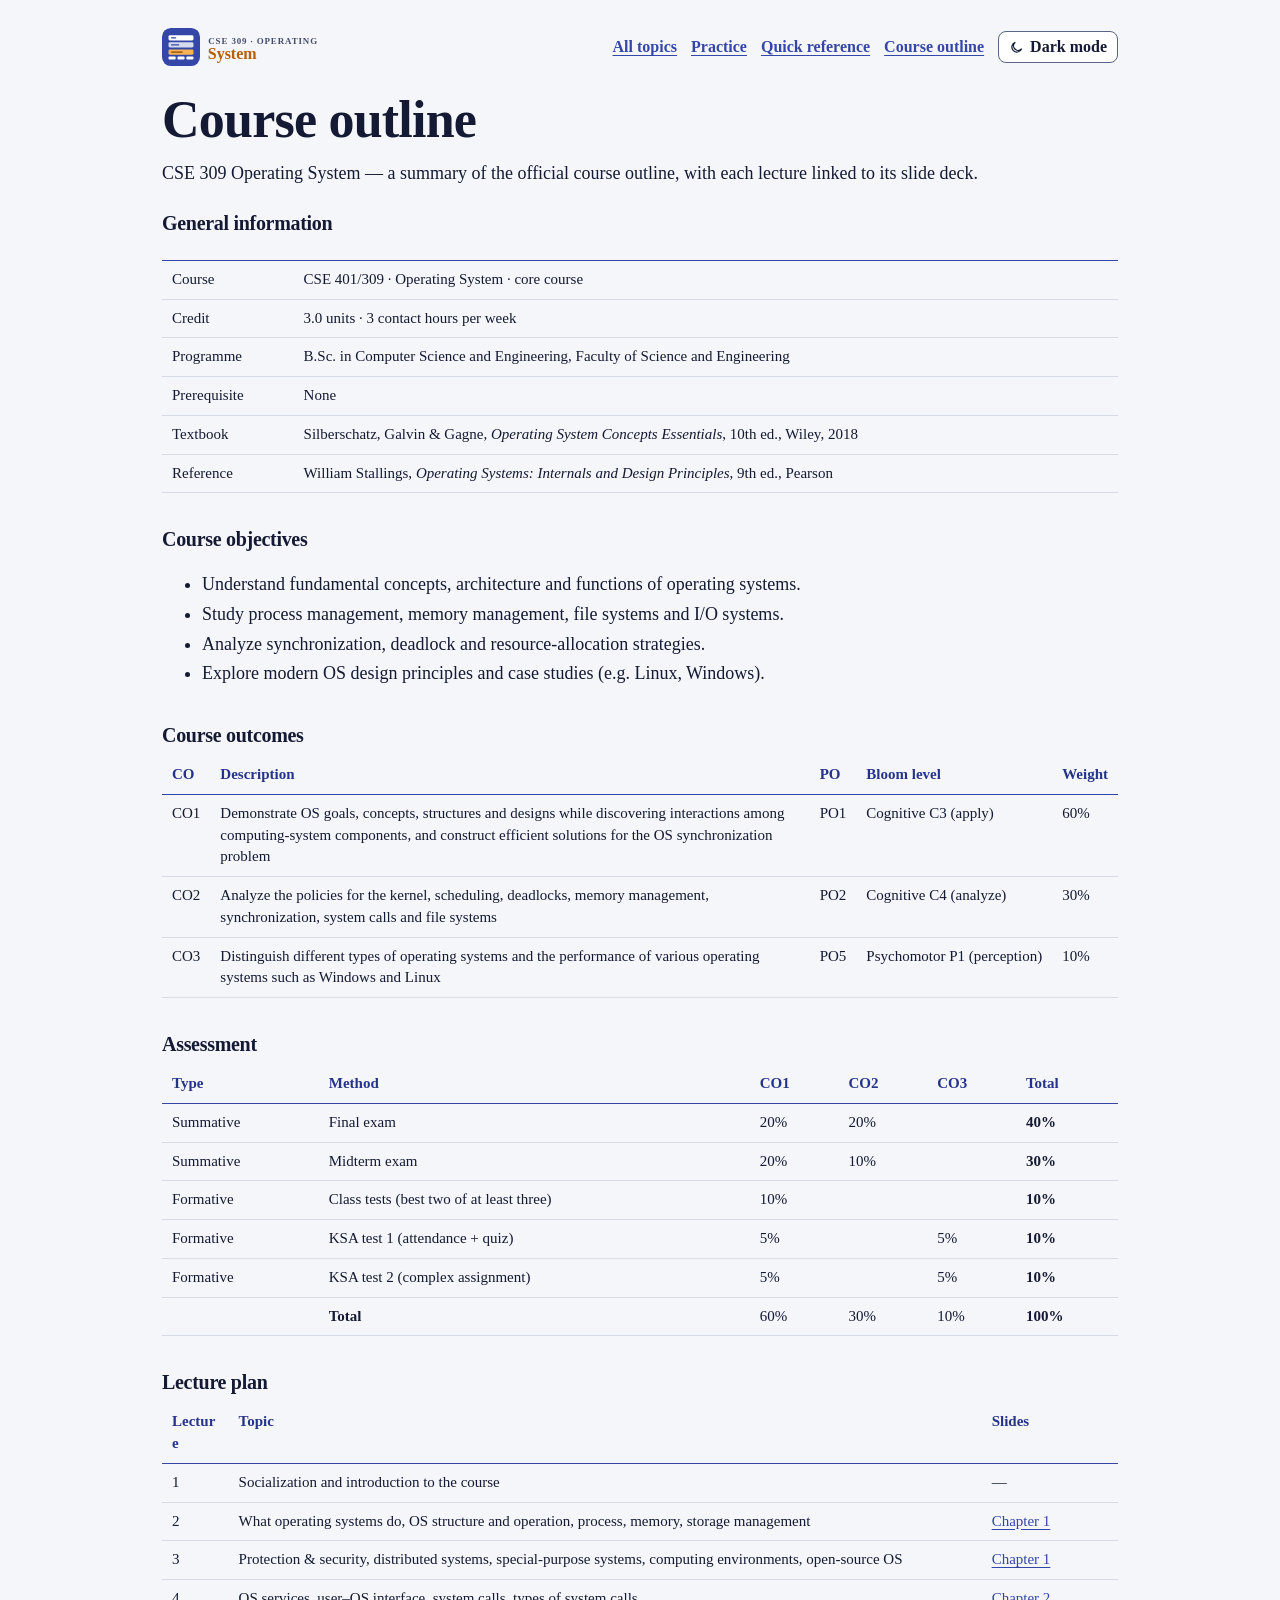
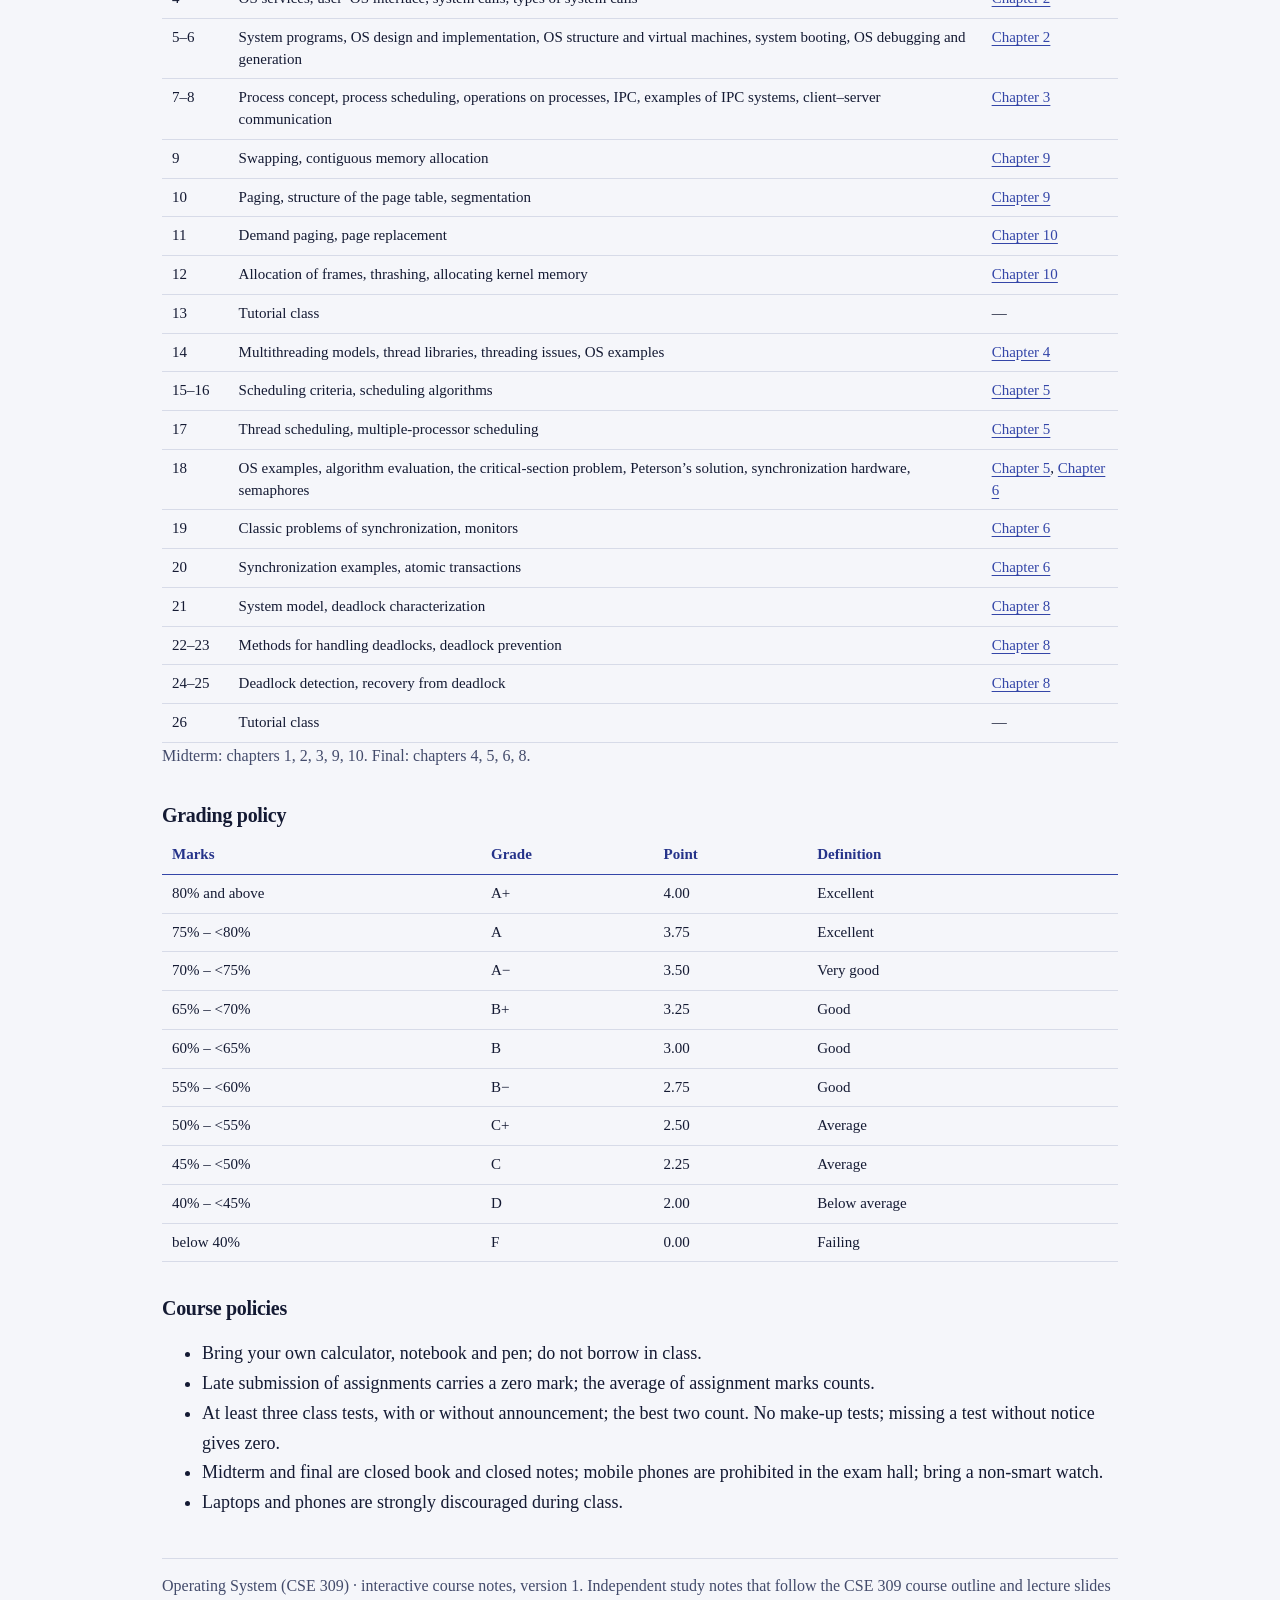
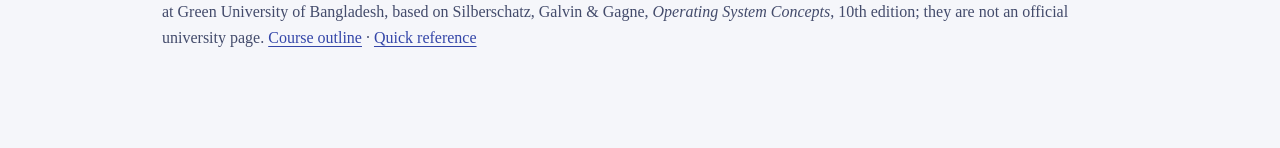
<file: course.html>
<!DOCTYPE html>
<html lang="en">
<head>
<meta charset="utf-8">
<meta name="viewport" content="width=device-width, initial-scale=1">
<title>Course Outline – Operating System (CSE 309)</title>
<meta name="description" content="The CSE 309 Operating System course outline: objectives, course outcomes, assessment, the lecture plan linked to the slide decks, textbook and grading policy.">
<meta name="keywords" content="CSE 309 course outline, operating system syllabus, lecture plan, assessment, grading policy, Green University">
<meta name="author" content="Operating System Notes">
<meta name="robots" content="index, follow, max-image-preview:large">
<meta name="theme-color" content="#3446A8" media="(prefers-color-scheme: light)">
<meta name="theme-color" content="#0B0E1A" media="(prefers-color-scheme: dark)">
<link rel="canonical" href="https://ayan-1829.github.io/CSE-309-Operating-System/course.html">
<link rel="icon" type="image/svg+xml" href="img/logo-mark.svg">
<link rel="icon" type="image/png" sizes="32x32" href="img/favicon-32.png">
<link rel="icon" type="image/png" sizes="16x16" href="img/favicon-16.png">
<link rel="apple-touch-icon" href="img/apple-touch-icon.png">
<link rel="manifest" href="site.webmanifest">
<meta property="og:type" content="website">
<meta property="og:site_name" content="Operating System (CSE 309)">
<meta property="og:locale" content="en_US">
<meta property="og:title" content="Course Outline – Operating System (CSE 309)">
<meta property="og:description" content="The CSE 309 Operating System course outline: objectives, course outcomes, assessment, the lecture plan linked to the slide decks, textbook and grading policy.">
<meta property="og:url" content="https://ayan-1829.github.io/CSE-309-Operating-System/course.html">
<meta property="og:image" content="https://ayan-1829.github.io/CSE-309-Operating-System/img/og/course.png?v=2">
<meta property="og:image:type" content="image/png">
<meta property="og:image:width" content="1200">
<meta property="og:image:height" content="630">
<meta property="og:image:alt" content="Course Outline – Operating System (CSE 309)">
<meta name="twitter:card" content="summary_large_image">
<meta name="twitter:title" content="Course Outline – Operating System (CSE 309)">
<meta name="twitter:description" content="The CSE 309 Operating System course outline: objectives, course outcomes, assessment, the lecture plan linked to the slide decks, textbook and grading policy.">
<meta name="twitter:image" content="https://ayan-1829.github.io/CSE-309-Operating-System/img/og/course.png?v=2">
<meta name="twitter:image:alt" content="Course Outline – Operating System (CSE 309)">
<script type="application/ld+json">{"@context": "https://schema.org", "@type": "BreadcrumbList", "itemListElement": [{"@type": "ListItem", "position": 1, "name": "Operating System", "item": "https://ayan-1829.github.io/CSE-309-Operating-System/"}, {"@type": "ListItem", "position": 2, "name": "Course Outline", "item": "https://ayan-1829.github.io/CSE-309-Operating-System/course.html"}]}</script>
<link rel="preconnect" href="https://fonts.googleapis.com">
<link rel="preconnect" href="https://fonts.gstatic.com" crossorigin>
<link href="https://fonts.googleapis.com/css2?family=IBM+Plex+Mono:wght@400;500;600&display=swap" rel="stylesheet">
<link rel="stylesheet" href="css/style.css">
</head>
<body class="index-page">
<a class="skip" href="#main">Skip to content</a>
<div class="page-simple">
<header class="site-header">
<a class="brand" href="index.html" aria-label="Operating System — home"><img src="img/logo.svg" alt="Operating System" width="236" height="47"></a>
<nav class="topnav" aria-label="Primary"><a href="index.html">All topics</a><a href="practice.html">Practice</a><a href="reference.html">Quick reference</a><a href="course.html" aria-current="page">Course outline</a><button type="button" class="btn sm" id="btn-theme" aria-pressed="false" aria-label="Toggle dark mode"><svg class="btn-ic" viewBox="0 0 24 24" fill="none" stroke-width="2" stroke-linecap="round" stroke-linejoin="round" aria-hidden="true"><path d="M20 14.5A8 8 0 1 1 9.5 4a6.5 6.5 0 0 0 10.5 10.5Z"></path></svg><span>Dark mode</span></button></nav>
</header>
<main id="main">
<h1>Course outline</h1><p class="lead" style="margin:12px 0 22px">CSE 309 Operating System — a summary of the official course outline, with each lecture linked to its slide deck.</p><section class="refsec"><h3>General information</h3><div class="scrollx"><table class="doc"><thead><tr><th></th><th></th></tr></thead><tbody><tr><td>Course</td><td>CSE 401/309 · Operating System · core course</td></tr><tr><td>Credit</td><td>3.0 units · 3 contact hours per week</td></tr><tr><td>Programme</td><td>B.Sc. in Computer Science and Engineering, Faculty of Science and Engineering</td></tr><tr><td>Prerequisite</td><td>None</td></tr><tr><td>Textbook</td><td>Silberschatz, Galvin &amp; Gagne, <i>Operating System Concepts Essentials</i>, 10th ed., Wiley, 2018</td></tr><tr><td>Reference</td><td>William Stallings, <i>Operating Systems: Internals and Design Principles</i>, 9th ed., Pearson</td></tr></tbody></table></div></section><section class="refsec"><h3>Course objectives</h3><ul><li>Understand fundamental concepts, architecture and functions of operating systems.</li><li>Study process management, memory management, file systems and I/O systems.</li><li>Analyze synchronization, deadlock and resource-allocation strategies.</li><li>Explore modern OS design principles and case studies (e.g. Linux, Windows).</li></ul></section><section class="refsec"><h3>Course outcomes</h3><div class="scrollx"><table class="doc co"><thead><tr><th>CO</th><th>Description</th><th>PO</th><th>Bloom level</th><th>Weight</th></tr></thead><tbody><tr><td>CO1</td><td>Demonstrate OS goals, concepts, structures and designs while discovering interactions among computing-system components, and construct efficient solutions for the OS synchronization problem</td><td>PO1</td><td>Cognitive C3 (apply)</td><td>60%</td></tr><tr><td>CO2</td><td>Analyze the policies for the kernel, scheduling, deadlocks, memory management, synchronization, system calls and file systems</td><td>PO2</td><td>Cognitive C4 (analyze)</td><td>30%</td></tr><tr><td>CO3</td><td>Distinguish different types of operating systems and the performance of various operating systems such as Windows and Linux</td><td>PO5</td><td>Psychomotor P1 (perception)</td><td>10%</td></tr></tbody></table></div></section><section class="refsec"><h3>Assessment</h3><div class="scrollx"><table class="doc"><thead><tr><th>Type</th><th>Method</th><th>CO1</th><th>CO2</th><th>CO3</th><th>Total</th></tr></thead><tbody><tr><td>Summative</td><td>Final exam</td><td>20%</td><td>20%</td><td></td><td><b>40%</b></td></tr><tr><td>Summative</td><td>Midterm exam</td><td>20%</td><td>10%</td><td></td><td><b>30%</b></td></tr><tr><td>Formative</td><td>Class tests (best two of at least three)</td><td>10%</td><td></td><td></td><td><b>10%</b></td></tr><tr><td>Formative</td><td>KSA test 1 (attendance + quiz)</td><td>5%</td><td></td><td>5%</td><td><b>10%</b></td></tr><tr><td>Formative</td><td>KSA test 2 (complex assignment)</td><td>5%</td><td></td><td>5%</td><td><b>10%</b></td></tr><tr><td></td><td><b>Total</b></td><td>60%</td><td>30%</td><td>10%</td><td><b>100%</b></td></tr></tbody></table></div></section><section class="refsec"><h3>Lecture plan</h3><div class="scrollx"><table class="doc"><thead><tr><th>Lecture</th><th>Topic</th><th>Slides</th></tr></thead><tbody><tr><td>1</td><td>Socialization and introduction to the course</td><td>—</td></tr><tr><td>2</td><td>What operating systems do, OS structure and operation, process, memory, storage management</td><td><a href="topics/ch01-introduction.html">Chapter 1</a></td></tr><tr><td>3</td><td>Protection &amp; security, distributed systems, special-purpose systems, computing environments, open-source OS</td><td><a href="topics/ch01-introduction.html">Chapter 1</a></td></tr><tr><td>4</td><td>OS services, user–OS interface, system calls, types of system calls</td><td><a href="topics/ch02-operating-system-services.html">Chapter 2</a></td></tr><tr><td>5–6</td><td>System programs, OS design and implementation, OS structure and virtual machines, system booting, OS debugging and generation</td><td><a href="topics/ch02-operating-system-services.html">Chapter 2</a></td></tr><tr><td>7–8</td><td>Process concept, process scheduling, operations on processes, IPC, examples of IPC systems, client–server communication</td><td><a href="topics/ch03-processes.html">Chapter 3</a></td></tr><tr><td>9</td><td>Swapping, contiguous memory allocation</td><td><a href="topics/ch09-main-memory.html">Chapter 9</a></td></tr><tr><td>10</td><td>Paging, structure of the page table, segmentation</td><td><a href="topics/ch09-main-memory.html">Chapter 9</a></td></tr><tr><td>11</td><td>Demand paging, page replacement</td><td><a href="topics/ch10-virtual-memory.html">Chapter 10</a></td></tr><tr><td>12</td><td>Allocation of frames, thrashing, allocating kernel memory</td><td><a href="topics/ch10-virtual-memory.html">Chapter 10</a></td></tr><tr><td>13</td><td>Tutorial class</td><td>—</td></tr><tr><td>14</td><td>Multithreading models, thread libraries, threading issues, OS examples</td><td><a href="topics/ch04-threads-and-concurrency.html">Chapter 4</a></td></tr><tr><td>15–16</td><td>Scheduling criteria, scheduling algorithms</td><td><a href="topics/ch05-cpu-scheduling.html">Chapter 5</a></td></tr><tr><td>17</td><td>Thread scheduling, multiple-processor scheduling</td><td><a href="topics/ch05-cpu-scheduling.html">Chapter 5</a></td></tr><tr><td>18</td><td>OS examples, algorithm evaluation, the critical-section problem, Peterson’s solution, synchronization hardware, semaphores</td><td><a href="topics/ch05-cpu-scheduling.html">Chapter 5</a>, <a href="topics/ch06-synchronization-tools.html">Chapter 6</a></td></tr><tr><td>19</td><td>Classic problems of synchronization, monitors</td><td><a href="topics/ch06-synchronization-tools.html">Chapter 6</a></td></tr><tr><td>20</td><td>Synchronization examples, atomic transactions</td><td><a href="topics/ch06-synchronization-tools.html">Chapter 6</a></td></tr><tr><td>21</td><td>System model, deadlock characterization</td><td><a href="topics/ch08-deadlocks.html">Chapter 8</a></td></tr><tr><td>22–23</td><td>Methods for handling deadlocks, deadlock prevention</td><td><a href="topics/ch08-deadlocks.html">Chapter 8</a></td></tr><tr><td>24–25</td><td>Deadlock detection, recovery from deadlock</td><td><a href="topics/ch08-deadlocks.html">Chapter 8</a></td></tr><tr><td>26</td><td>Tutorial class</td><td>—</td></tr></tbody></table></div><p class="small muted">Midterm: chapters 1, 2, 3, 9, 10. Final: chapters 4, 5, 6, 8.</p></section><section class="refsec"><h3>Grading policy</h3><div class="scrollx"><table class="doc"><thead><tr><th>Marks</th><th>Grade</th><th>Point</th><th>Definition</th></tr></thead><tbody><tr><td>80% and above</td><td>A+</td><td>4.00</td><td>Excellent</td></tr><tr><td>75% – &lt;80%</td><td>A</td><td>3.75</td><td>Excellent</td></tr><tr><td>70% – &lt;75%</td><td>A−</td><td>3.50</td><td>Very good</td></tr><tr><td>65% – &lt;70%</td><td>B+</td><td>3.25</td><td>Good</td></tr><tr><td>60% – &lt;65%</td><td>B</td><td>3.00</td><td>Good</td></tr><tr><td>55% – &lt;60%</td><td>B−</td><td>2.75</td><td>Good</td></tr><tr><td>50% – &lt;55%</td><td>C+</td><td>2.50</td><td>Average</td></tr><tr><td>45% – &lt;50%</td><td>C</td><td>2.25</td><td>Average</td></tr><tr><td>40% – &lt;45%</td><td>D</td><td>2.00</td><td>Below average</td></tr><tr><td>below 40%</td><td>F</td><td>0.00</td><td>Failing</td></tr></tbody></table></div></section><section class="refsec"><h3>Course policies</h3><ul><li>Bring your own calculator, notebook and pen; do not borrow in class.</li><li>Late submission of assignments carries a zero mark; the average of assignment marks counts.</li><li>At least three class tests, with or without announcement; the best two count. No make-up tests; missing a test without notice gives zero.</li><li>Midterm and final are closed book and closed notes; mobile phones are prohibited in the exam hall; bring a non-smart watch.</li><li>Laptops and phones are strongly discouraged during class.</li></ul></section>
</main>
<footer class="site-foot small muted"><p>Operating System (CSE 309) · interactive course notes, version 1. Independent study notes that follow the CSE 309 course outline and lecture slides at Green University of Bangladesh, based on Silberschatz, Galvin &amp; Gagne, <i>Operating System Concepts</i>, 10th edition; they are not an official university page. <a href="course.html">Course outline</a> · <a href="reference.html">Quick reference</a></p></footer>
</div>
<script src="js/core.js"></script>
<script src="js/analytics.js"
        data-endpoint="https://analytics-proxy.ayansarkar1829.workers.dev"
        data-project="CSE-309 Operating System"></script>
<script src="js/course-events.js"></script>
</body>
</html>
</file>
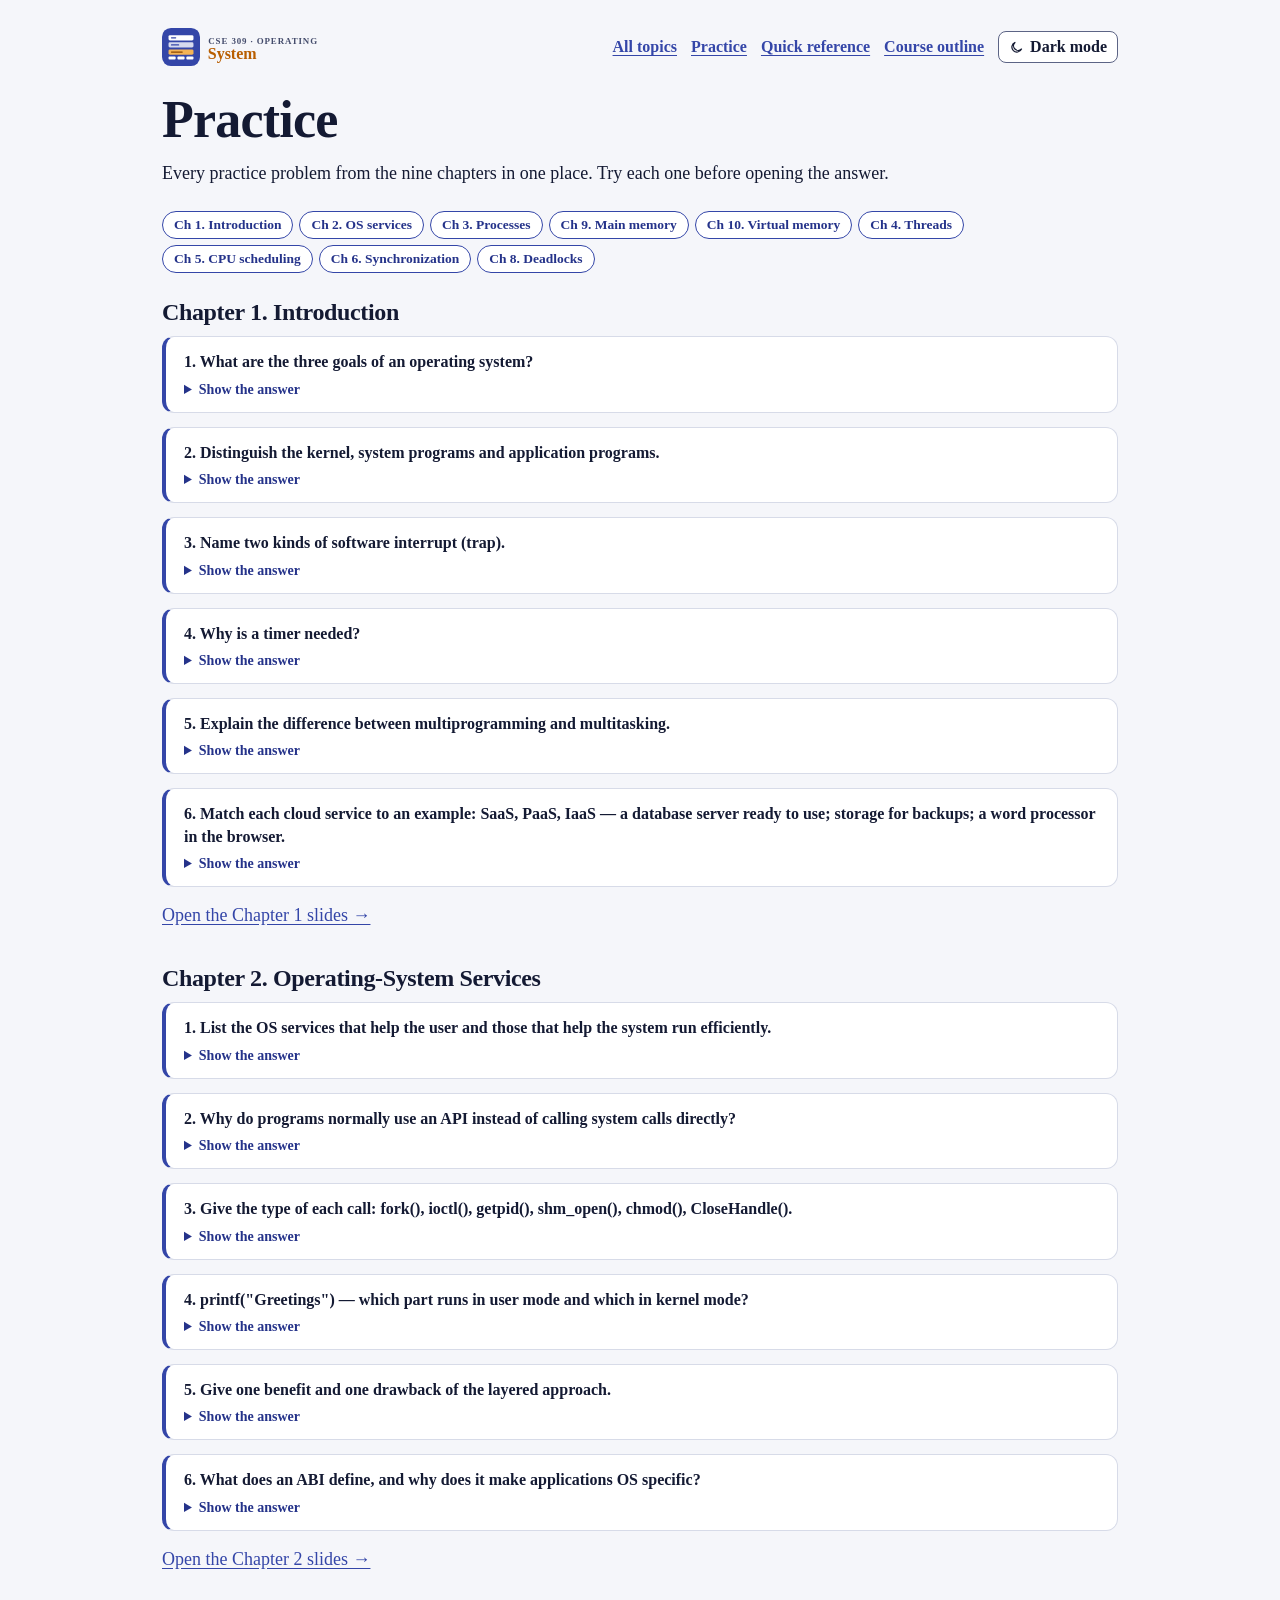
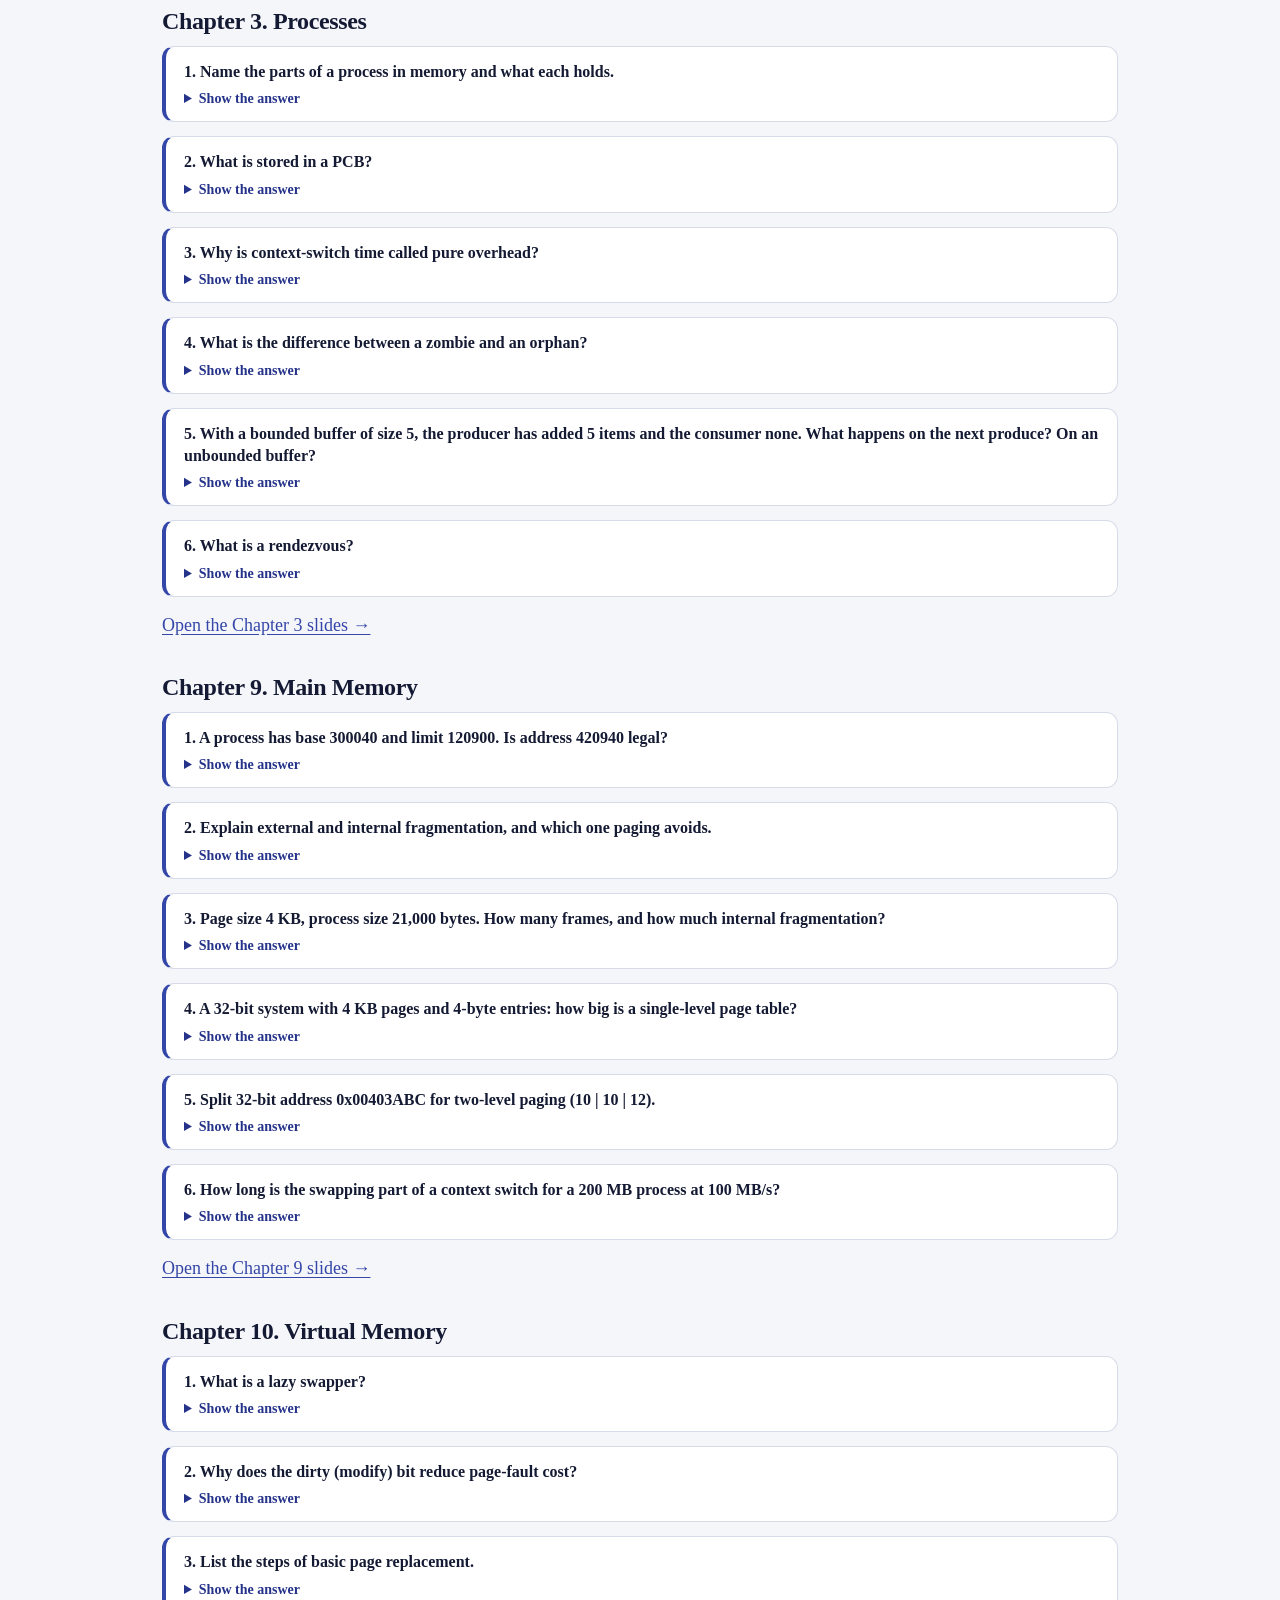
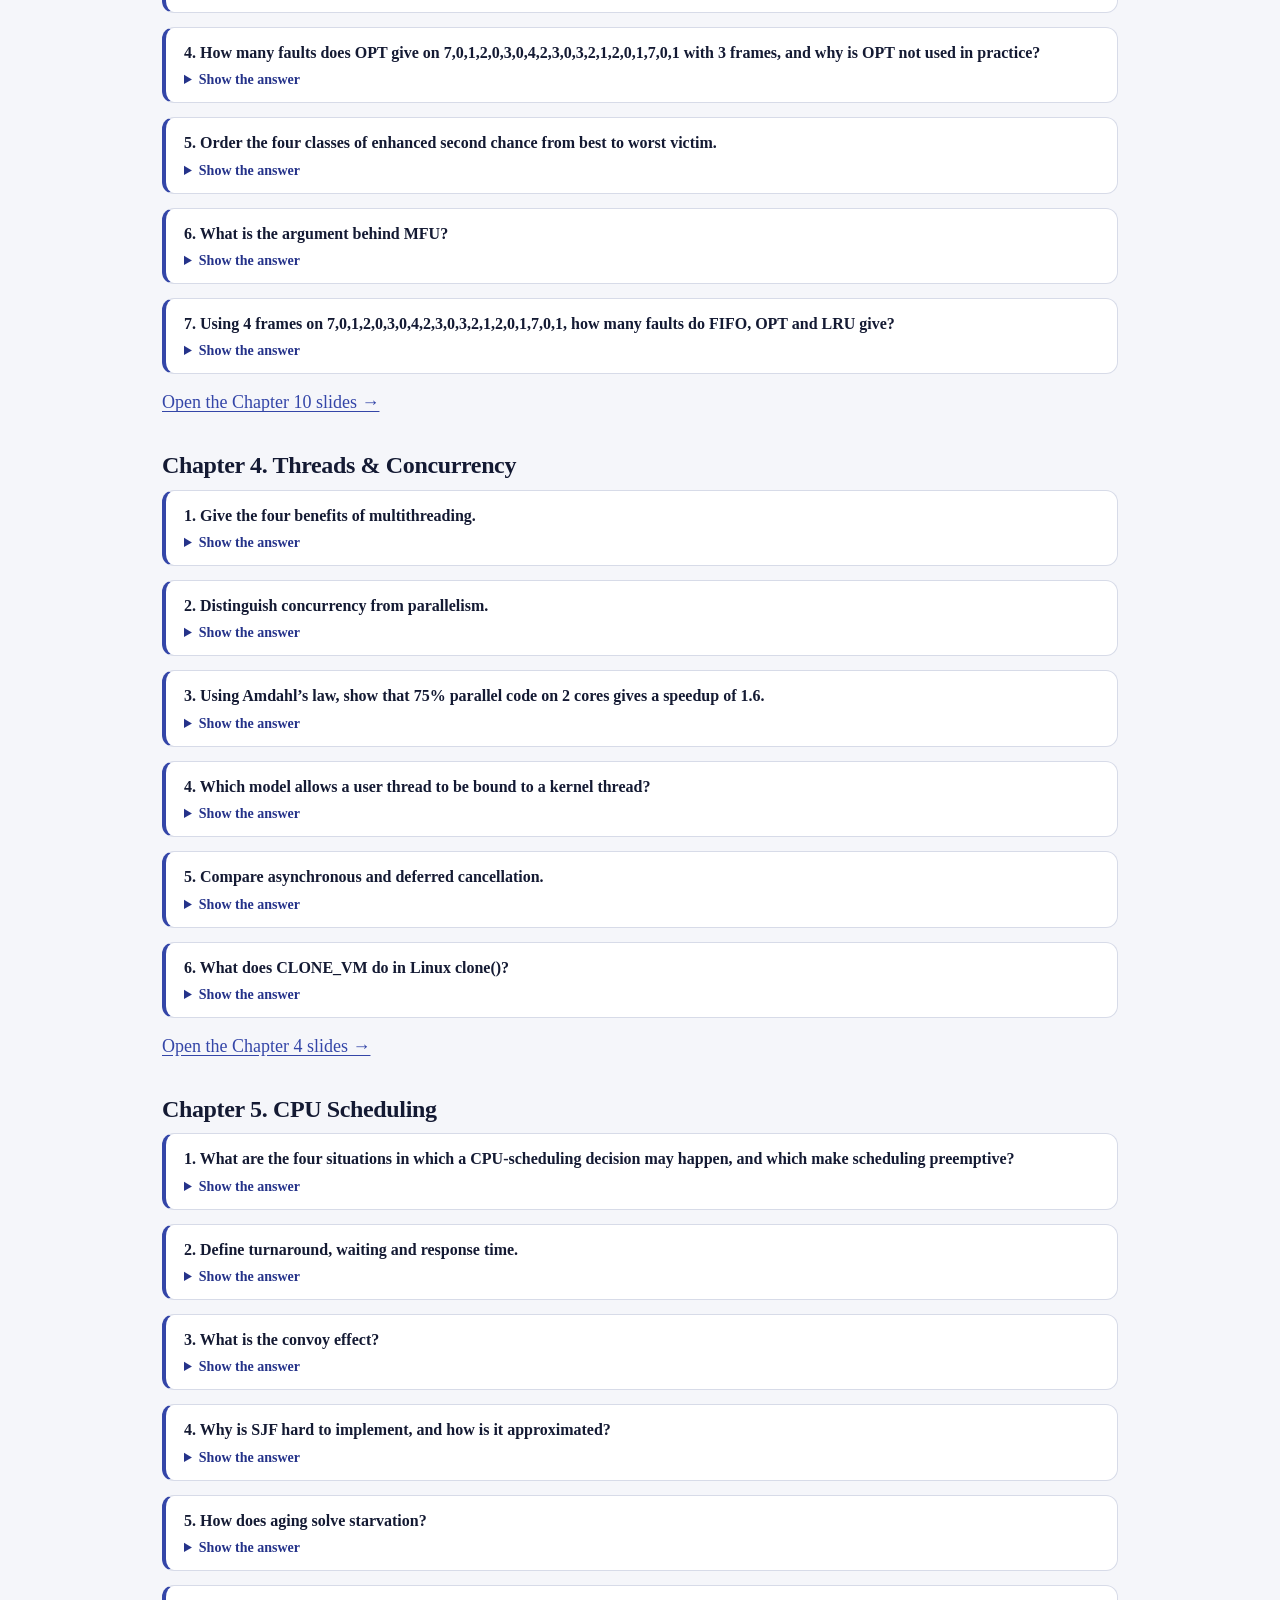
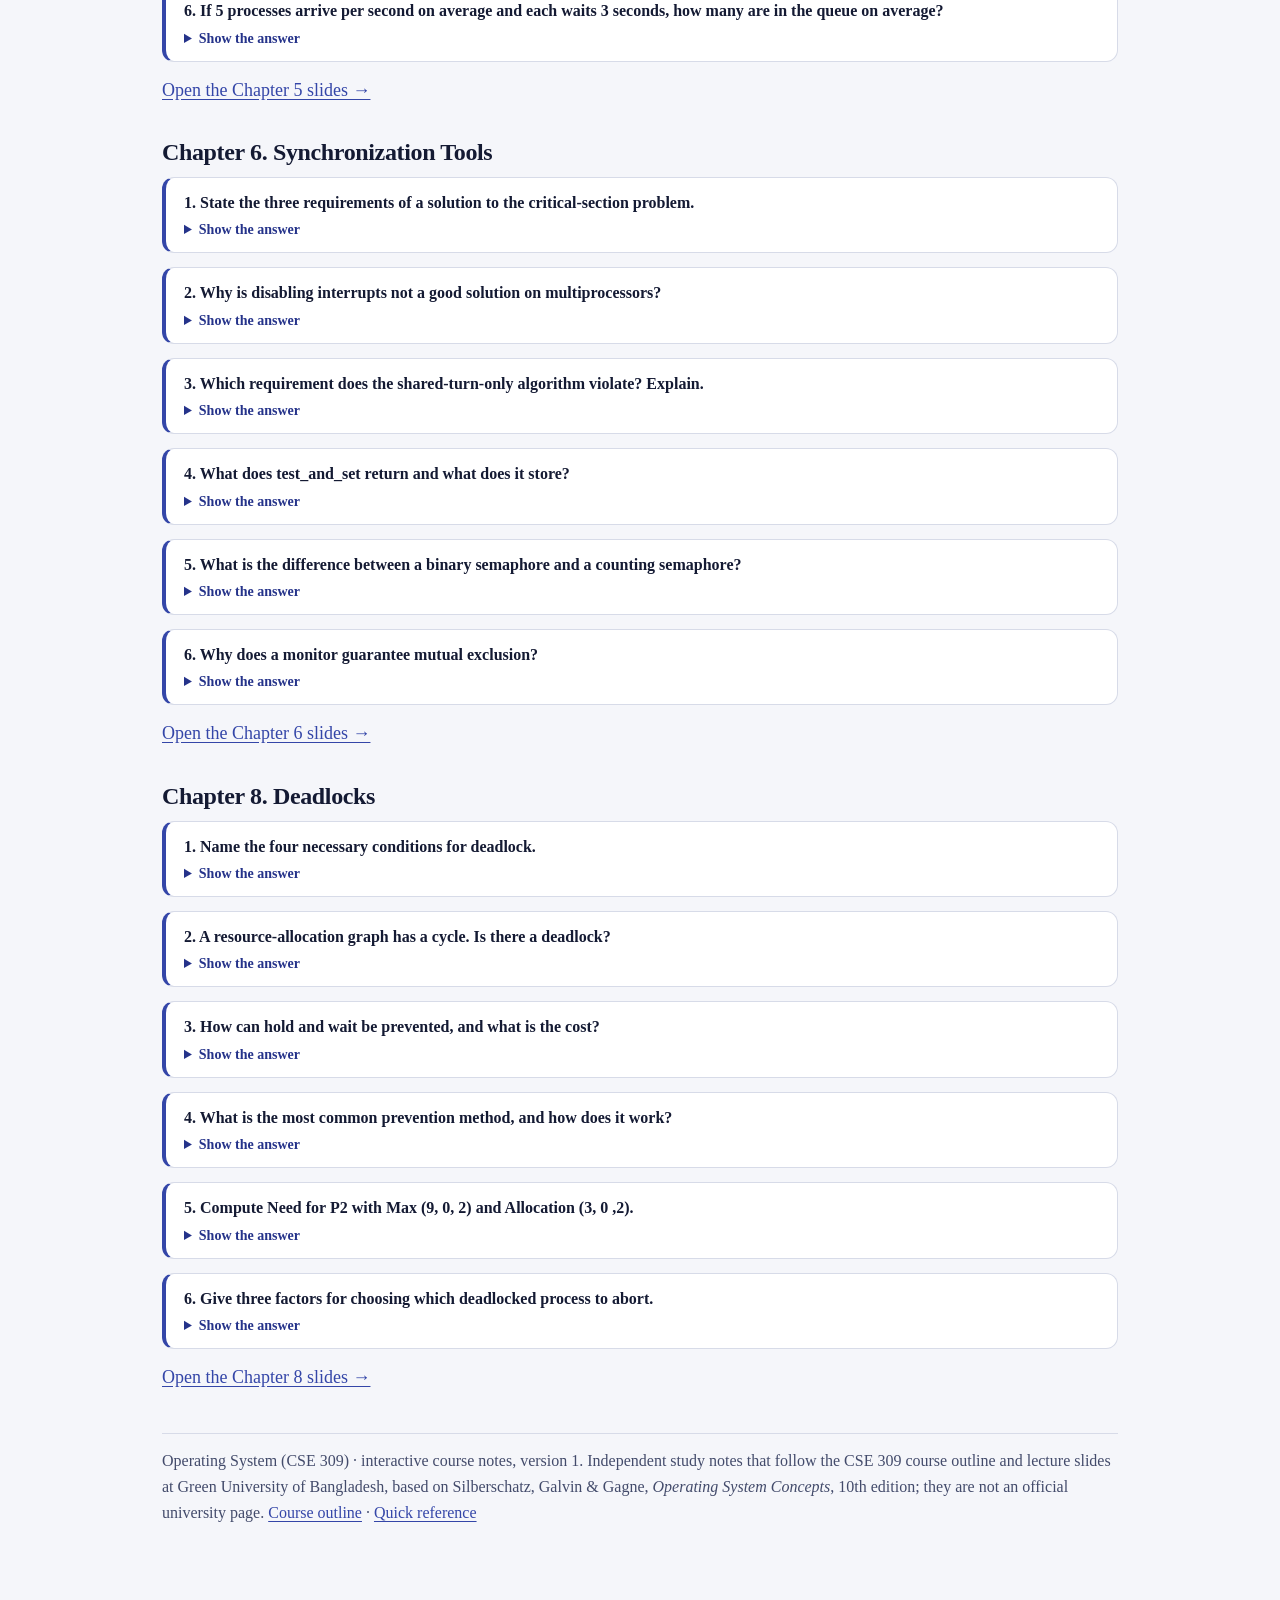
<file: practice.html>
<!DOCTYPE html>
<html lang="en">
<head>
<meta charset="utf-8">
<meta name="viewport" content="width=device-width, initial-scale=1">
<title>Practice Problems with Answers – Operating System (CSE 309)</title>
<meta name="description" content="Practice questions with worked answers for every CSE 309 Operating System chapter: system calls, processes, fork, paging, page replacement, threads, CPU scheduling, synchronization and deadlocks.">
<meta name="keywords" content="operating system practice questions, CPU scheduling problems, page replacement problems, Banker’s algorithm exercise, paging exercise, fork questions">
<meta name="author" content="Operating System Notes">
<meta name="robots" content="index, follow, max-image-preview:large">
<meta name="theme-color" content="#3446A8" media="(prefers-color-scheme: light)">
<meta name="theme-color" content="#0B0E1A" media="(prefers-color-scheme: dark)">
<link rel="canonical" href="https://ayan-1829.github.io/CSE-309-Operating-System/practice.html">
<link rel="icon" type="image/svg+xml" href="img/logo-mark.svg">
<link rel="icon" type="image/png" sizes="32x32" href="img/favicon-32.png">
<link rel="icon" type="image/png" sizes="16x16" href="img/favicon-16.png">
<link rel="apple-touch-icon" href="img/apple-touch-icon.png">
<link rel="manifest" href="site.webmanifest">
<meta property="og:type" content="website">
<meta property="og:site_name" content="Operating System (CSE 309)">
<meta property="og:locale" content="en_US">
<meta property="og:title" content="Practice Problems with Answers – Operating System (CSE 309)">
<meta property="og:description" content="Practice questions with worked answers for every CSE 309 Operating System chapter: system calls, processes, fork, paging, page replacement, threads, CPU scheduling, synchronization and deadlocks.">
<meta property="og:url" content="https://ayan-1829.github.io/CSE-309-Operating-System/practice.html">
<meta property="og:image" content="https://ayan-1829.github.io/CSE-309-Operating-System/img/og/practice.png?v=2">
<meta property="og:image:type" content="image/png">
<meta property="og:image:width" content="1200">
<meta property="og:image:height" content="630">
<meta property="og:image:alt" content="Practice Problems with Answers – Operating System (CSE 309)">
<meta name="twitter:card" content="summary_large_image">
<meta name="twitter:title" content="Practice Problems with Answers – Operating System (CSE 309)">
<meta name="twitter:description" content="Practice questions with worked answers for every CSE 309 Operating System chapter: system calls, processes, fork, paging, page replacement, threads, CPU scheduling, synchronization and deadlocks.">
<meta name="twitter:image" content="https://ayan-1829.github.io/CSE-309-Operating-System/img/og/practice.png?v=2">
<meta name="twitter:image:alt" content="Practice Problems with Answers – Operating System (CSE 309)">
<script type="application/ld+json">{"@context": "https://schema.org", "@type": "BreadcrumbList", "itemListElement": [{"@type": "ListItem", "position": 1, "name": "Operating System", "item": "https://ayan-1829.github.io/CSE-309-Operating-System/"}, {"@type": "ListItem", "position": 2, "name": "Practice Problems with Answers", "item": "https://ayan-1829.github.io/CSE-309-Operating-System/practice.html"}]}</script>
<link rel="preconnect" href="https://fonts.googleapis.com">
<link rel="preconnect" href="https://fonts.gstatic.com" crossorigin>
<link href="https://fonts.googleapis.com/css2?family=IBM+Plex+Mono:wght@400;500;600&display=swap" rel="stylesheet">
<link rel="stylesheet" href="css/style.css">
</head>
<body class="index-page">
<a class="skip" href="#main">Skip to content</a>
<div class="page-simple">
<header class="site-header">
<a class="brand" href="index.html" aria-label="Operating System — home"><img src="img/logo.svg" alt="Operating System" width="236" height="47"></a>
<nav class="topnav" aria-label="Primary"><a href="index.html">All topics</a><a href="practice.html" aria-current="page">Practice</a><a href="reference.html">Quick reference</a><a href="course.html">Course outline</a><button type="button" class="btn sm" id="btn-theme" aria-pressed="false" aria-label="Toggle dark mode"><svg class="btn-ic" viewBox="0 0 24 24" fill="none" stroke-width="2" stroke-linecap="round" stroke-linejoin="round" aria-hidden="true"><path d="M20 14.5A8 8 0 1 1 9.5 4a6.5 6.5 0 0 0 10.5 10.5Z"></path></svg><span>Dark mode</span></button></nav>
</header>
<main id="main">
<h1>Practice</h1><p class="lead" style="margin:12px 0 22px">Every practice problem from the nine chapters in one place. Try each one before opening the answer.</p><div class="chstrip"><a href="#t1">Ch 1. Introduction</a><a href="#t2">Ch 2. OS services</a><a href="#t3">Ch 3. Processes</a><a href="#t4">Ch 9. Main memory</a><a href="#t5">Ch 10. Virtual memory</a><a href="#t6">Ch 4. Threads</a><a href="#t7">Ch 5. CPU scheduling</a><a href="#t8">Ch 6. Synchronization</a><a href="#t9">Ch 8. Deadlocks</a></div><section class="refsec" id="t1"><h2 style="font-size:24px;margin:26px 0 10px">Chapter 1. Introduction</h2><div class="ex"><div class="qq">1. What are the three goals of an operating system?</div><details class="reveal"><summary>Show the answer</summary><div class="ans">Execute user programs and make solving user problems easier; make the computer system convenient to use; use the computer hardware in an efficient manner.</div></details></div><div class="ex"><div class="qq">2. Distinguish the kernel, system programs and application programs.</div><details class="reveal"><summary>Show the answer</summary><div class="ans">The kernel is the one program running at all times. System programs ship with the OS but are not part of the kernel. Application programs are all programs not associated with the operating system.</div></details></div><div class="ex"><div class="qq">3. Name two kinds of software interrupt (trap).</div><details class="reveal"><summary>Show the answer</summary><div class="ans">A software error such as division by zero, and a request for an operating-system service (a system call). Other process problems such as infinite loops also lead the OS to step in.</div></details></div><div class="ex"><div class="qq">4. Why is a timer needed?</div><details class="reveal"><summary>Show the answer</summary><div class="ans">To prevent a process from looping forever or hogging resources: the OS sets a counter (privileged) that is decremented by the clock; at zero an interrupt returns control to the OS.</div></details></div><div class="ex"><div class="qq">5. Explain the difference between multiprogramming and multitasking.</div><details class="reveal"><summary>Show the answer</summary><div class="ans">Multiprogramming keeps several jobs in memory so the CPU always has one to run when the current job waits. Multitasking (timesharing) switches so often that users can interact with each program; response time should be under one second.</div></details></div><div class="ex"><div class="qq">6. Match each cloud service to an example: SaaS, PaaS, IaaS — a database server ready to use; storage for backups; a word processor in the browser.</div><details class="reveal"><summary>Show the answer</summary><div class="ans">SaaS: word processor in the browser. PaaS: database server ready for application use. IaaS: storage available over the Internet for backups.</div></details></div><p><a href="topics/ch01-introduction.html">Open the Chapter 1 slides →</a></p></section><section class="refsec" id="t2"><h2 style="font-size:24px;margin:26px 0 10px">Chapter 2. Operating-System Services</h2><div class="ex"><div class="qq">1. List the OS services that help the user and those that help the system run efficiently.</div><details class="reveal"><summary>Show the answer</summary><div class="ans">For the user: user interface, program execution, I/O operations, file-system manipulation, communications, error detection. For the system: resource allocation, logging, protection and security.</div></details></div><div class="ex"><div class="qq">2. Why do programs normally use an API instead of calling system calls directly?</div><details class="reveal"><summary>Show the answer</summary><div class="ans">The API (Win32, POSIX, Java) is portable and easier to use; the library hides the details of passing parameters and trapping into the kernel, so programs work across versions and systems that provide the same API.</div></details></div><div class="ex"><div class="qq">3. Give the type of each call: fork(), ioctl(), getpid(), shm_open(), chmod(), CloseHandle().</div><details class="reveal"><summary>Show the answer</summary><div class="ans">Process control; device management; information maintenance; communications; protection; file management.</div></details></div><div class="ex"><div class="qq">4. printf("Greetings") — which part runs in user mode and which in kernel mode?</div><details class="reveal"><summary>Show the answer</summary><div class="ans">printf() is a C library function that formats the text in user mode; it then calls the write() system call, which runs in kernel mode and sends the bytes to the device.</div></details></div><div class="ex"><div class="qq">5. Give one benefit and one drawback of the layered approach.</div><details class="reveal"><summary>Show the answer</summary><div class="ans">Benefit: each layer uses only the layers below, so it is simple to build and debug one layer at a time. Drawback: defining the layers is hard and each request passes through several layers, which adds overhead.</div></details></div><div class="ex"><div class="qq">6. What does an ABI define, and why does it make applications OS specific?</div><details class="reveal"><summary>Show the answer</summary><div class="ans">The Application Binary Interface defines how binary code components interface on a given OS and architecture (calling conventions, binary formats, system-call numbers). A binary built for one ABI does not run on another.</div></details></div><p><a href="topics/ch02-operating-system-services.html">Open the Chapter 2 slides →</a></p></section><section class="refsec" id="t3"><h2 style="font-size:24px;margin:26px 0 10px">Chapter 3. Processes</h2><div class="ex"><div class="qq">1. Name the parts of a process in memory and what each holds.</div><details class="reveal"><summary>Show the answer</summary><div class="ans">Text: program code. Data: global variables. Heap: memory allocated at run time. Stack: temporary data — function parameters, return addresses, local variables. Plus the current activity: program counter and registers.</div></details></div><div class="ex"><div class="qq">2. What is stored in a PCB?</div><details class="reveal"><summary>Show the answer</summary><div class="ans">Process state, program counter, CPU registers, CPU-scheduling information, memory-management information, accounting information and I/O status information.</div></details></div><div class="ex"><div class="qq">3. Why is context-switch time called pure overhead?</div><details class="reveal"><summary>Show the answer</summary><div class="ans">While saving one process’s state into its PCB and loading another’s, the system does no useful work for any process.</div></details></div><div class="ex"><div class="qq">4. What is the difference between a zombie and an orphan?</div><details class="reveal"><summary>Show the answer</summary><div class="ans">A zombie has terminated but its parent has not yet called wait(), so its entry remains. An orphan is a process whose parent terminated without calling wait().</div></details></div><div class="ex"><div class="qq">5. With a bounded buffer of size 5, the producer has added 5 items and the consumer none. What happens on the next produce? On an unbounded buffer?</div><details class="reveal"><summary>Show the answer</summary><div class="ans">Bounded: the buffer is full, so the producer must wait until the consumer removes an item. Unbounded: the producer never waits.</div></details></div><div class="ex"><div class="qq">6. What is a rendezvous?</div><details class="reveal"><summary>Show the answer</summary><div class="ans">Message passing where both send and receive are blocking: the sender waits until the message is received, and the receiver waits until a message is available. A zero-capacity link forces it.</div></details></div><p><a href="topics/ch03-processes.html">Open the Chapter 3 slides →</a></p></section><section class="refsec" id="t4"><h2 style="font-size:24px;margin:26px 0 10px">Chapter 9. Main Memory</h2><div class="ex"><div class="qq">1. A process has base 300040 and limit 120900. Is address 420940 legal?</div><details class="reveal"><summary>Show the answer</summary><div class="ans">No. Legal addresses satisfy base ≤ a &lt; base + limit = 420940, so 420940 is the first illegal address; the hardware traps to the OS (addressing error).</div></details></div><div class="ex"><div class="qq">2. Explain external and internal fragmentation, and which one paging avoids.</div><details class="reveal"><summary>Show the answer</summary><div class="ans">External: enough total free memory exists but it is not contiguous. Internal: an allocated block is larger than requested and the extra is unused. Paging avoids external fragmentation but still has internal fragmentation in the last page.</div></details></div><div class="ex"><div class="qq">3. Page size 4 KB, process size 21,000 bytes. How many frames, and how much internal fragmentation?</div><details class="reveal"><summary>Show the answer</summary><div class="ans">21,000 = 5 × 4096 + 520, so 6 frames; internal fragmentation = 4096 − 520 = 3,576 bytes.</div></details></div><div class="ex"><div class="qq">4. A 32-bit system with 4 KB pages and 4-byte entries: how big is a single-level page table?</div><details class="reveal"><summary>Show the answer</summary><div class="ans">2³² / 2¹² = 2²⁰ entries × 4 bytes = 4 MB per process.</div></details></div><div class="ex"><div class="qq">5. Split 32-bit address 0x00403ABC for two-level paging (10 | 10 | 12).</div><details class="reveal"><summary>Show the answer</summary><div class="ans">Binary 0000 0000 0100 0000 0011 1010 1011 1100: p1 = first 10 bits = 1, p2 = next 10 bits = 3, d = 0xABC = 2748.</div></details></div><div class="ex"><div class="qq">6. How long is the swapping part of a context switch for a 200 MB process at 100 MB/s?</div><details class="reveal"><summary>Show the answer</summary><div class="ans">Swap out 2000 ms plus swap in of a same-sized process 2000 ms = 4000 ms.</div></details></div><p><a href="topics/ch09-main-memory.html">Open the Chapter 9 slides →</a></p></section><section class="refsec" id="t5"><h2 style="font-size:24px;margin:26px 0 10px">Chapter 10. Virtual Memory</h2><div class="ex"><div class="qq">1. What is a lazy swapper?</div><details class="reveal"><summary>Show the answer</summary><div class="ans">A swapper that never brings a page into memory unless it will be needed; one that deals with pages is called a pager.</div></details></div><div class="ex"><div class="qq">2. Why does the dirty (modify) bit reduce page-fault cost?</div><details class="reveal"><summary>Show the answer</summary><div class="ans">A victim page that has not been modified is already identical on disk, so it need not be written out; only dirty pages cost a write.</div></details></div><div class="ex"><div class="qq">3. List the steps of basic page replacement.</div><details class="reveal"><summary>Show the answer</summary><div class="ans">1. Find the desired page on disk. 2. Find a free frame, or select a victim with the replacement algorithm and write it out if dirty. 3. Read the page into the frame and update the tables. 4. Restart the instruction that caused the trap.</div></details></div><div class="ex"><div class="qq">4. How many faults does OPT give on 7,0,1,2,0,3,0,4,2,3,0,3,2,1,2,0,1,7,0,1 with 3 frames, and why is OPT not used in practice?</div><details class="reveal"><summary>Show the answer</summary><div class="ans">9 faults. It needs to know future references, so it is used only as a yardstick for other algorithms.</div></details></div><div class="ex"><div class="qq">5. Order the four classes of enhanced second chance from best to worst victim.</div><details class="reveal"><summary>Show the answer</summary><div class="ans">(0,0) not used, not modified; (0,1) not used but modified; (1,0) used but clean; (1,1) used and modified.</div></details></div><div class="ex"><div class="qq">6. What is the argument behind MFU?</div><details class="reveal"><summary>Show the answer</summary><div class="ans">The page with the smallest count was probably just brought in and has yet to be used, so MFU replaces the page with the largest count instead.</div></details></div><div class="ex"><div class="qq">7. Using 4 frames on 7,0,1,2,0,3,0,4,2,3,0,3,2,1,2,0,1,7,0,1, how many faults do FIFO, OPT and LRU give?</div><details class="reveal"><summary>Show the answer</summary><div class="ans">FIFO 10, OPT 8, LRU 8. Use the simulator with 4 frames to see the steps.</div></details></div><p><a href="topics/ch10-virtual-memory.html">Open the Chapter 10 slides →</a></p></section><section class="refsec" id="t6"><h2 style="font-size:24px;margin:26px 0 10px">Chapter 4. Threads &amp; Concurrency</h2><div class="ex"><div class="qq">1. Give the four benefits of multithreading.</div><details class="reveal"><summary>Show the answer</summary><div class="ans">Responsiveness, resource sharing, economy and scalability.</div></details></div><div class="ex"><div class="qq">2. Distinguish concurrency from parallelism.</div><details class="reveal"><summary>Show the answer</summary><div class="ans">Concurrency: more than one task makes progress (possible on one core by interleaving). Parallelism: more than one task runs at the same instant, which needs multiple cores.</div></details></div><div class="ex"><div class="qq">3. Using Amdahl’s law, show that 75% parallel code on 2 cores gives a speedup of 1.6.</div><details class="reveal"><summary>Show the answer</summary><div class="ans">1 / (0.25 + 0.75 / 2) = 1 / 0.625 = 1.6.</div></details></div><div class="ex"><div class="qq">4. Which model allows a user thread to be bound to a kernel thread?</div><details class="reveal"><summary>Show the answer</summary><div class="ans">The two-level model (a variation of many-to-many).</div></details></div><div class="ex"><div class="qq">5. Compare asynchronous and deferred cancellation.</div><details class="reveal"><summary>Show the answer</summary><div class="ans">Asynchronous cancellation terminates the target thread immediately; deferred cancellation lets the target check periodically whether it should be cancelled, so it can stop at a safe point.</div></details></div><div class="ex"><div class="qq">6. What does CLONE_VM do in Linux clone()?</div><details class="reveal"><summary>Show the answer</summary><div class="ans">The child task shares the same memory space as the parent, which makes it behave like a thread.</div></details></div><p><a href="topics/ch04-threads-and-concurrency.html">Open the Chapter 4 slides →</a></p></section><section class="refsec" id="t7"><h2 style="font-size:24px;margin:26px 0 10px">Chapter 5. CPU Scheduling</h2><div class="ex"><div class="qq">1. What are the four situations in which a CPU-scheduling decision may happen, and which make scheduling preemptive?</div><details class="reveal"><summary>Show the answer</summary><div class="ans">Running → waiting, running → ready, waiting → ready, terminates. Scheduling only on 1 and 4 is nonpreemptive; deciding also on 2 or 3 makes it preemptive.</div></details></div><div class="ex"><div class="qq">2. Define turnaround, waiting and response time.</div><details class="reveal"><summary>Show the answer</summary><div class="ans">Turnaround: from submission to completion. Waiting: total time spent in the ready queue. Response: from submission until the first response is produced.</div></details></div><div class="ex"><div class="qq">3. What is the convoy effect?</div><details class="reveal"><summary>Show the answer</summary><div class="ans">With FCFS, short processes wait behind one long process, like cars behind a slow truck; e.g. many I/O-bound processes behind one CPU-bound process.</div></details></div><div class="ex"><div class="qq">4. Why is SJF hard to implement, and how is it approximated?</div><details class="reveal"><summary>Show the answer</summary><div class="ans">The length of the next CPU burst is not known. It can be asked from the user or estimated (usually from the lengths of previous bursts).</div></details></div><div class="ex"><div class="qq">5. How does aging solve starvation?</div><details class="reveal"><summary>Show the answer</summary><div class="ans">The priority of a waiting process is gradually increased with time, so even a low-priority process eventually becomes the highest priority and runs.</div></details></div><div class="ex"><div class="qq">6. If 5 processes arrive per second on average and each waits 3 seconds, how many are in the queue on average?</div><details class="reveal"><summary>Show the answer</summary><div class="ans">Little’s law: n = λ × W = 5 × 3 = 15 processes.</div></details></div><p><a href="topics/ch05-cpu-scheduling.html">Open the Chapter 5 slides →</a></p></section><section class="refsec" id="t8"><h2 style="font-size:24px;margin:26px 0 10px">Chapter 6. Synchronization Tools</h2><div class="ex"><div class="qq">1. State the three requirements of a solution to the critical-section problem.</div><details class="reveal"><summary>Show the answer</summary><div class="ans">Mutual exclusion, progress and bounded waiting.</div></details></div><div class="ex"><div class="qq">2. Why is disabling interrupts not a good solution on multiprocessors?</div><details class="reveal"><summary>Show the answer</summary><div class="ans">It only prevents preemption on the CPU where it is done; processes on other CPUs can still enter. Disabling on all CPUs is slow, and long critical sections would block everything and starve others.</div></details></div><div class="ex"><div class="qq">3. Which requirement does the shared-turn-only algorithm violate? Explain.</div><details class="reveal"><summary>Show the answer</summary><div class="ans">Progress: the processes must strictly alternate. If Pj stays in its remainder section with turn = j, Pi cannot enter even though nobody is in the critical section.</div></details></div><div class="ex"><div class="qq">4. What does test_and_set return and what does it store?</div><details class="reveal"><summary>Show the answer</summary><div class="ans">It atomically returns the original value of *target and sets *target to true. A lock is acquired when it returns false.</div></details></div><div class="ex"><div class="qq">5. What is the difference between a binary semaphore and a counting semaphore?</div><details class="reveal"><summary>Show the answer</summary><div class="ans">A binary semaphore ranges only between 0 and 1 (like a mutex lock); a counting semaphore can range over an unrestricted domain, e.g. the number of identical resources.</div></details></div><div class="ex"><div class="qq">6. Why does a monitor guarantee mutual exclusion?</div><details class="reveal"><summary>Show the answer</summary><div class="ans">Only one process may be active within the monitor at a time; implemented with a semaphore mutex = 1, each procedure is wrapped in wait(mutex) … signal(mutex).</div></details></div><p><a href="topics/ch06-synchronization-tools.html">Open the Chapter 6 slides →</a></p></section><section class="refsec" id="t9"><h2 style="font-size:24px;margin:26px 0 10px">Chapter 8. Deadlocks</h2><div class="ex"><div class="qq">1. Name the four necessary conditions for deadlock.</div><details class="reveal"><summary>Show the answer</summary><div class="ans">Mutual exclusion, hold and wait, no preemption and circular wait — all four must hold simultaneously.</div></details></div><div class="ex"><div class="qq">2. A resource-allocation graph has a cycle. Is there a deadlock?</div><details class="reveal"><summary>Show the answer</summary><div class="ans">If every resource type has only one instance, yes. If some have several instances, there may or may not be a deadlock.</div></details></div><div class="ex"><div class="qq">3. How can hold and wait be prevented, and what is the cost?</div><details class="reveal"><summary>Show the answer</summary><div class="ans">Require a process to request all its resources before it starts, or to request only when it holds none. Resource utilization is low and starvation is possible.</div></details></div><div class="ex"><div class="qq">4. What is the most common prevention method, and how does it work?</div><details class="reveal"><summary>Show the answer</summary><div class="ans">Invalidating circular wait: number every resource type and require each process to request resources in increasing order.</div></details></div><div class="ex"><div class="qq">5. Compute Need for P2 with Max (9, 0, 2) and Allocation (3, 0 ,2).</div><details class="reveal"><summary>Show the answer</summary><div class="ans">Need = Max − Allocation = (6, 0, 0).</div></details></div><div class="ex"><div class="qq">6. Give three factors for choosing which deadlocked process to abort.</div><details class="reveal"><summary>Show the answer</summary><div class="ans">Any three of: priority; how long it has computed and how long it still needs; resources it has used; resources it needs to complete; how many processes must be terminated; interactive or batch.</div></details></div><p><a href="topics/ch08-deadlocks.html">Open the Chapter 8 slides →</a></p></section>
</main>
<footer class="site-foot small muted"><p>Operating System (CSE 309) · interactive course notes, version 1. Independent study notes that follow the CSE 309 course outline and lecture slides at Green University of Bangladesh, based on Silberschatz, Galvin &amp; Gagne, <i>Operating System Concepts</i>, 10th edition; they are not an official university page. <a href="course.html">Course outline</a> · <a href="reference.html">Quick reference</a></p></footer>
</div>
<script src="js/core.js"></script>
<script src="js/clang.js"></script>
<script>CLang.highlightAll(document);</script>
<script src="js/analytics.js"
        data-endpoint="https://analytics-proxy.ayansarkar1829.workers.dev"
        data-project="CSE-309 Operating System"></script>
<script src="js/course-events.js"></script>
</body>
</html>
</file>
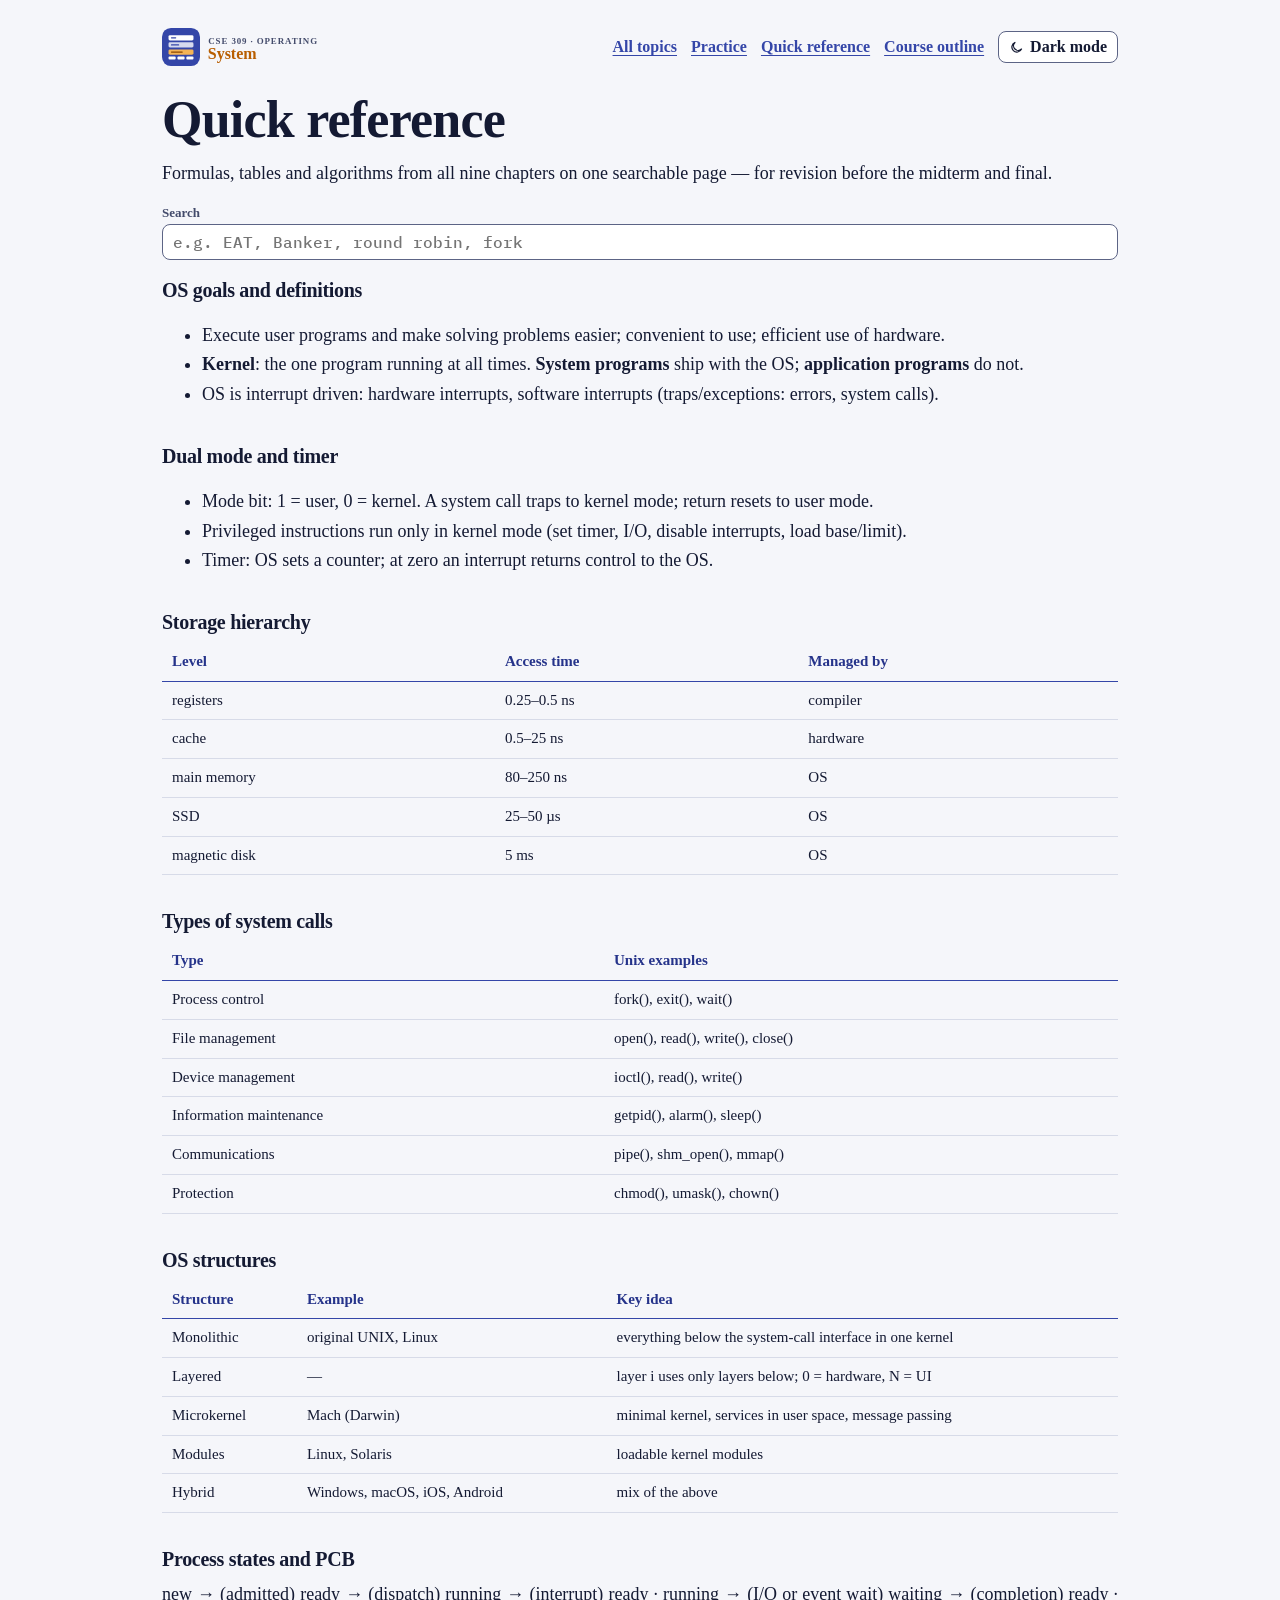
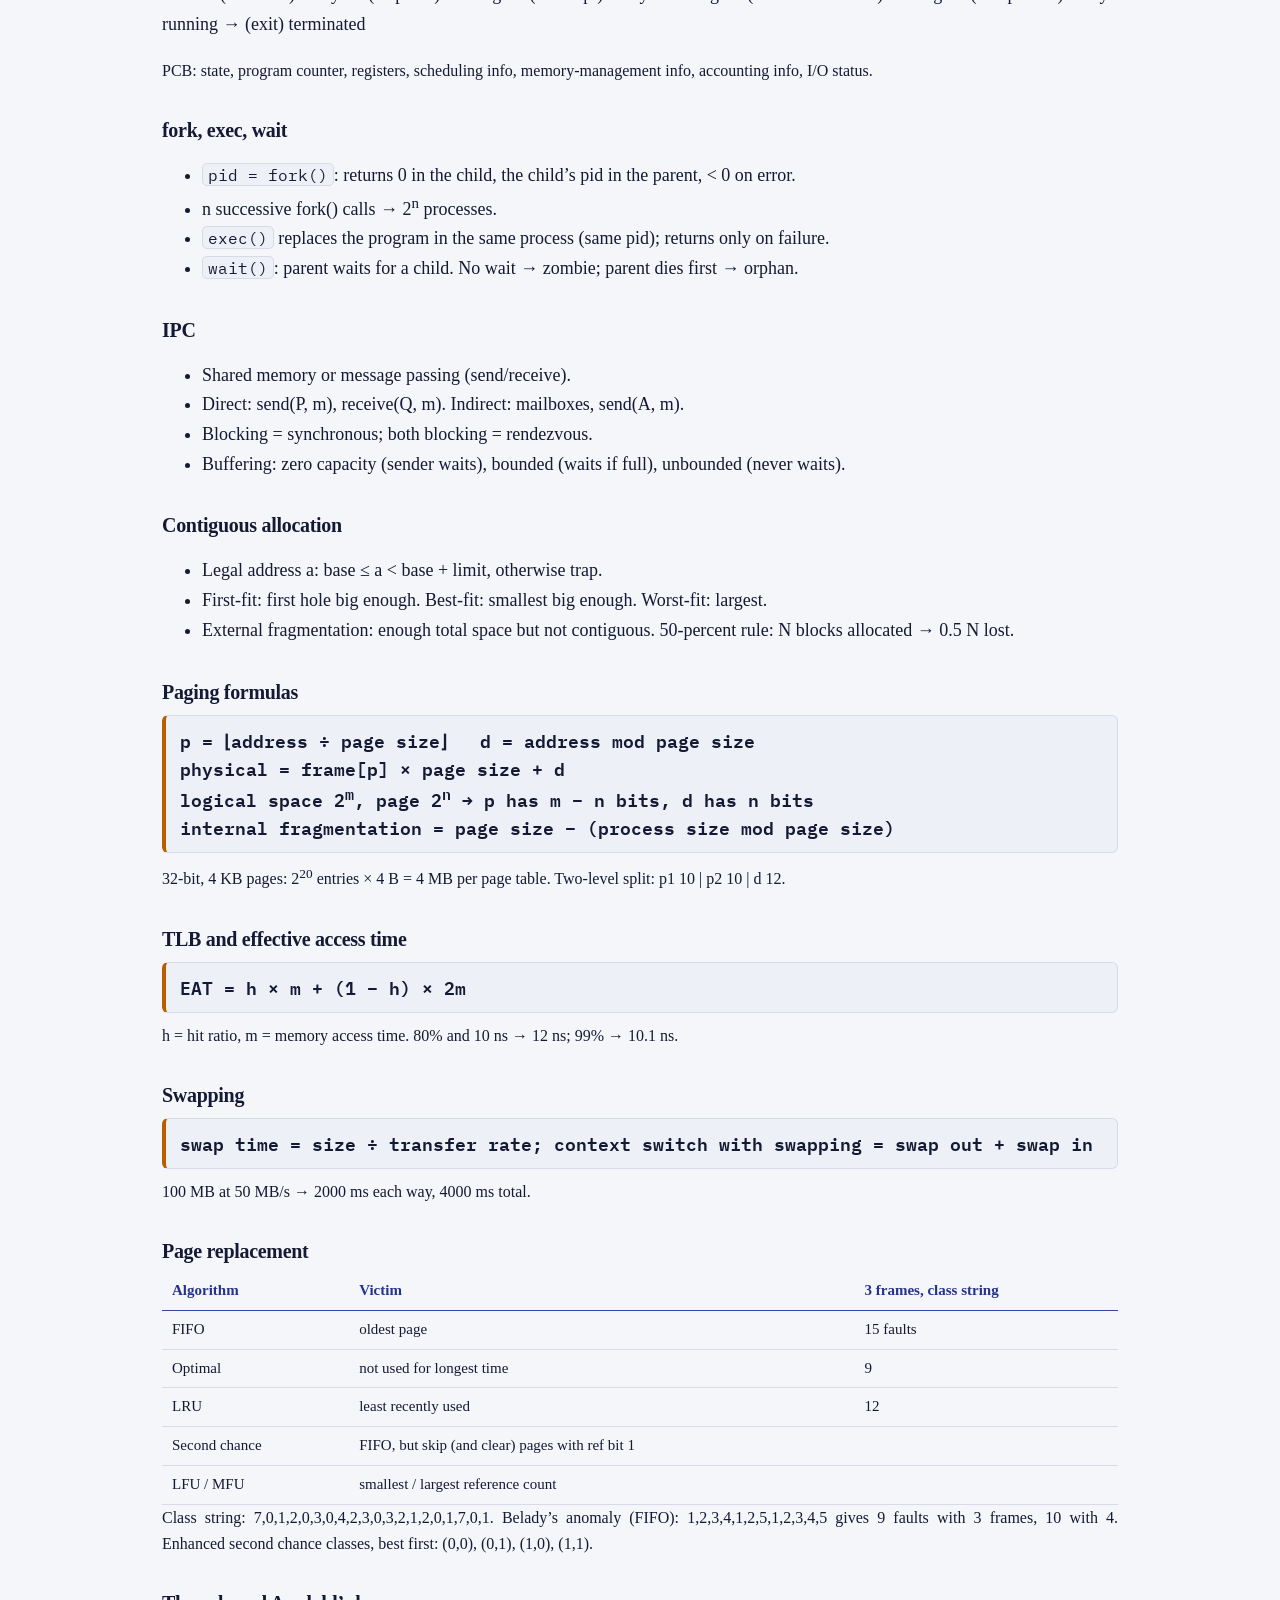
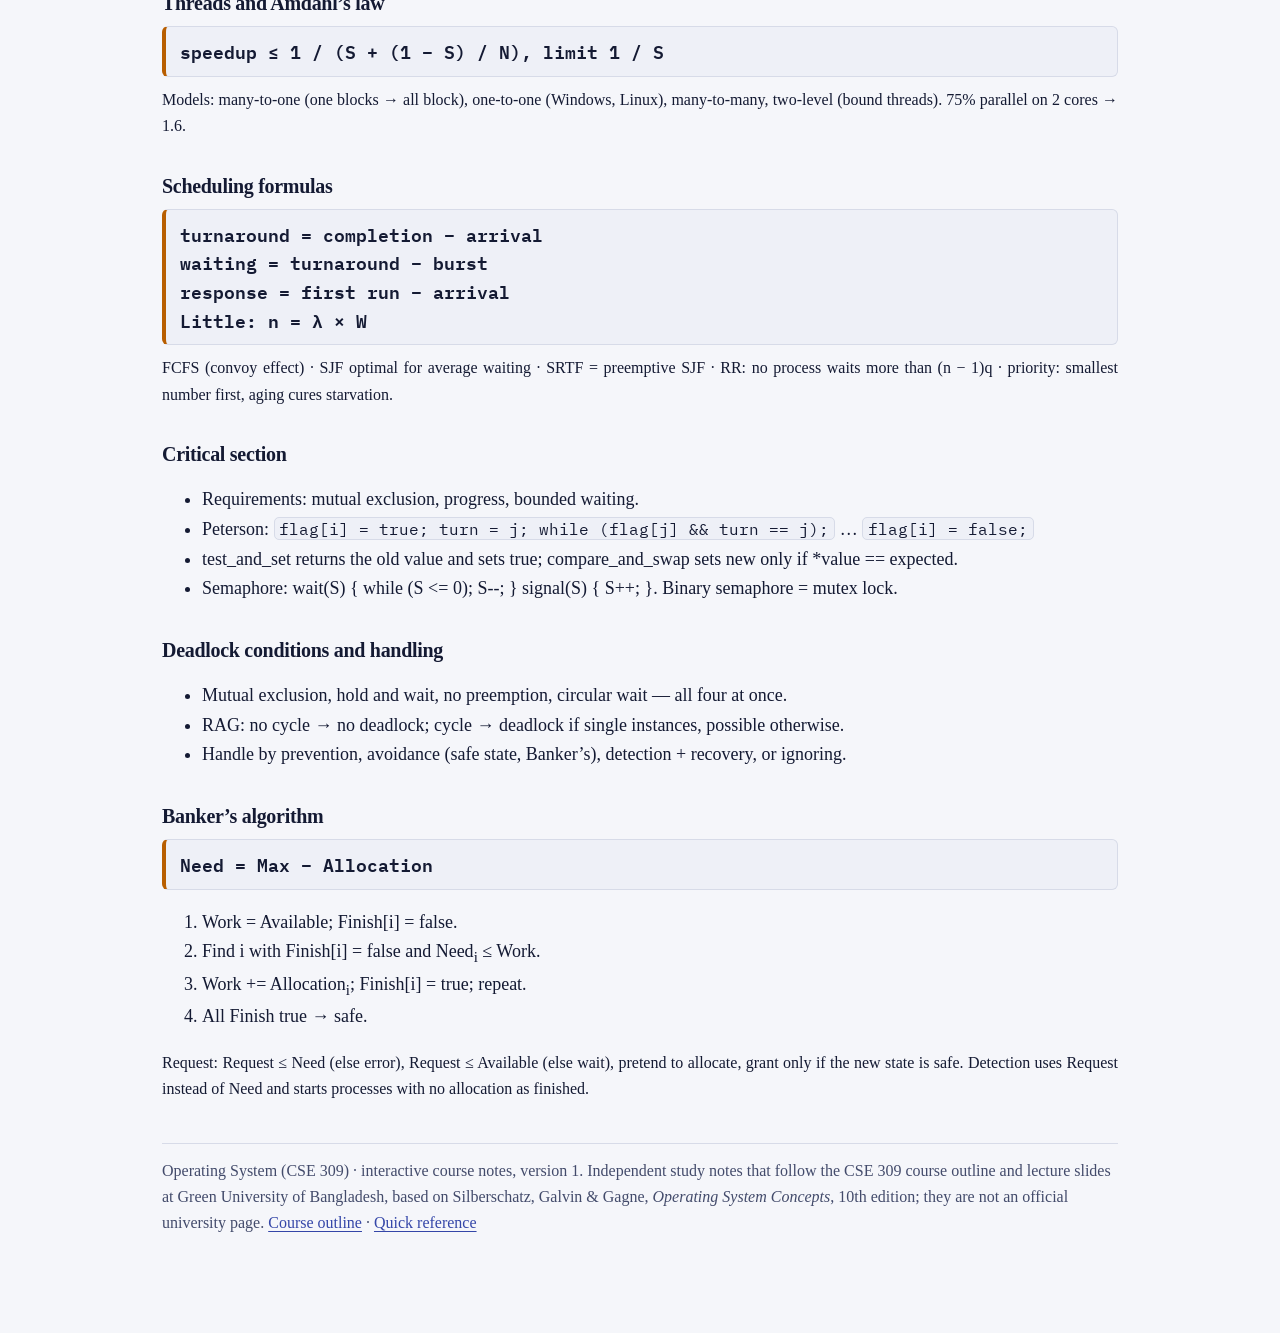
<file: reference.html>
<!DOCTYPE html>
<html lang="en">
<head>
<meta charset="utf-8">
<meta name="viewport" content="width=device-width, initial-scale=1">
<title>Quick Reference: OS Formulas &amp; Algorithms Cheat Sheet – Operating System (CSE 309)</title>
<meta name="description" content="A searchable operating systems cheat sheet: system calls, process states, fork and exec, paging formulas, TLB effective access time, page replacement, Amdahl’s law, scheduling formulas, Peterson’s solution, semaphores and the Banker’s algorithm.">
<meta name="keywords" content="operating system cheat sheet, paging formula, effective access time, page replacement comparison, scheduling formulas, waiting time turnaround time, Banker’s algorithm steps, deadlock conditions, Amdahl law">
<meta name="author" content="Operating System Notes">
<meta name="robots" content="index, follow, max-image-preview:large">
<meta name="theme-color" content="#3446A8" media="(prefers-color-scheme: light)">
<meta name="theme-color" content="#0B0E1A" media="(prefers-color-scheme: dark)">
<link rel="canonical" href="https://ayan-1829.github.io/CSE-309-Operating-System/reference.html">
<link rel="icon" type="image/svg+xml" href="img/logo-mark.svg">
<link rel="icon" type="image/png" sizes="32x32" href="img/favicon-32.png">
<link rel="icon" type="image/png" sizes="16x16" href="img/favicon-16.png">
<link rel="apple-touch-icon" href="img/apple-touch-icon.png">
<link rel="manifest" href="site.webmanifest">
<meta property="og:type" content="website">
<meta property="og:site_name" content="Operating System (CSE 309)">
<meta property="og:locale" content="en_US">
<meta property="og:title" content="Quick Reference: OS Formulas &amp; Algorithms Cheat Sheet – Operating System (CSE 309)">
<meta property="og:description" content="A searchable operating systems cheat sheet: system calls, process states, fork and exec, paging formulas, TLB effective access time, page replacement, Amdahl’s law, scheduling formulas, Peterson’s solution, semaphores and the Banker’s algorithm.">
<meta property="og:url" content="https://ayan-1829.github.io/CSE-309-Operating-System/reference.html">
<meta property="og:image" content="https://ayan-1829.github.io/CSE-309-Operating-System/img/og/reference.png?v=2">
<meta property="og:image:type" content="image/png">
<meta property="og:image:width" content="1200">
<meta property="og:image:height" content="630">
<meta property="og:image:alt" content="Quick Reference: OS Formulas &amp; Algorithms Cheat Sheet – Operating System (CSE 309)">
<meta name="twitter:card" content="summary_large_image">
<meta name="twitter:title" content="Quick Reference: OS Formulas &amp; Algorithms Cheat Sheet – Operating System (CSE 309)">
<meta name="twitter:description" content="A searchable operating systems cheat sheet: system calls, process states, fork and exec, paging formulas, TLB effective access time, page replacement, Amdahl’s law, scheduling formulas, Peterson’s solution, semaphores and the Banker’s algorithm.">
<meta name="twitter:image" content="https://ayan-1829.github.io/CSE-309-Operating-System/img/og/reference.png?v=2">
<meta name="twitter:image:alt" content="Quick Reference: OS Formulas &amp; Algorithms Cheat Sheet – Operating System (CSE 309)">
<script type="application/ld+json">{"@context": "https://schema.org", "@type": "BreadcrumbList", "itemListElement": [{"@type": "ListItem", "position": 1, "name": "Operating System", "item": "https://ayan-1829.github.io/CSE-309-Operating-System/"}, {"@type": "ListItem", "position": 2, "name": "Quick Reference: OS Formulas & Algorithms Cheat Sheet", "item": "https://ayan-1829.github.io/CSE-309-Operating-System/reference.html"}]}</script>
<link rel="preconnect" href="https://fonts.googleapis.com">
<link rel="preconnect" href="https://fonts.gstatic.com" crossorigin>
<link href="https://fonts.googleapis.com/css2?family=IBM+Plex+Mono:wght@400;500;600&display=swap" rel="stylesheet">
<link rel="stylesheet" href="css/style.css">
</head>
<body class="index-page">
<a class="skip" href="#main">Skip to content</a>
<div class="page-simple">
<header class="site-header">
<a class="brand" href="index.html" aria-label="Operating System — home"><img src="img/logo.svg" alt="Operating System" width="236" height="47"></a>
<nav class="topnav" aria-label="Primary"><a href="index.html">All topics</a><a href="practice.html">Practice</a><a href="reference.html" aria-current="page">Quick reference</a><a href="course.html">Course outline</a><button type="button" class="btn sm" id="btn-theme" aria-pressed="false" aria-label="Toggle dark mode"><svg class="btn-ic" viewBox="0 0 24 24" fill="none" stroke-width="2" stroke-linecap="round" stroke-linejoin="round" aria-hidden="true"><path d="M20 14.5A8 8 0 1 1 9.5 4a6.5 6.5 0 0 0 10.5 10.5Z"></path></svg><span>Dark mode</span></button></nav>
</header>
<main id="main">
<h1>Quick reference</h1><p class="lead" style="margin:12px 0 16px">Formulas, tables and algorithms from all nine chapters on one searchable page — for revision before the midterm and final.</p><div class="row" style="margin-bottom:18px"><label class="fld" style="flex:1">Search<input type="text" id="refq" placeholder="e.g. EAT, Banker, round robin, fork" autocomplete="off" style="width:100%"></label></div><p id="refnone" class="muted" hidden>No section matches.</p><section class="refsec"><h3>OS goals and definitions</h3><ul><li>Execute user programs and make solving problems easier; convenient to use; efficient use of hardware.</li><li><b>Kernel</b>: the one program running at all times. <b>System programs</b> ship with the OS; <b>application programs</b> do not.</li><li>OS is interrupt driven: hardware interrupts, software interrupts (traps/exceptions: errors, system calls).</li></ul></section><section class="refsec"><h3>Dual mode and timer</h3><ul><li>Mode bit: 1 = user, 0 = kernel. A system call traps to kernel mode; return resets to user mode.</li><li>Privileged instructions run only in kernel mode (set timer, I/O, disable interrupts, load base/limit).</li><li>Timer: OS sets a counter; at zero an interrupt returns control to the OS.</li></ul></section><section class="refsec"><h3>Storage hierarchy</h3><div class="scrollx"><table class="doc"><thead><tr><th>Level</th><th>Access time</th><th>Managed by</th></tr></thead><tbody><tr><td>registers</td><td>0.25–0.5 ns</td><td>compiler</td></tr><tr><td>cache</td><td>0.5–25 ns</td><td>hardware</td></tr><tr><td>main memory</td><td>80–250 ns</td><td>OS</td></tr><tr><td>SSD</td><td>25–50 µs</td><td>OS</td></tr><tr><td>magnetic disk</td><td>5 ms</td><td>OS</td></tr></tbody></table></div></section><section class="refsec"><h3>Types of system calls</h3><div class="scrollx"><table class="doc"><thead><tr><th>Type</th><th>Unix examples</th></tr></thead><tbody><tr><td>Process control</td><td>fork(), exit(), wait()</td></tr><tr><td>File management</td><td>open(), read(), write(), close()</td></tr><tr><td>Device management</td><td>ioctl(), read(), write()</td></tr><tr><td>Information maintenance</td><td>getpid(), alarm(), sleep()</td></tr><tr><td>Communications</td><td>pipe(), shm_open(), mmap()</td></tr><tr><td>Protection</td><td>chmod(), umask(), chown()</td></tr></tbody></table></div></section><section class="refsec"><h3>OS structures</h3><div class="scrollx"><table class="doc"><thead><tr><th>Structure</th><th>Example</th><th>Key idea</th></tr></thead><tbody><tr><td>Monolithic</td><td>original UNIX, Linux</td><td>everything below the system-call interface in one kernel</td></tr><tr><td>Layered</td><td>—</td><td>layer i uses only layers below; 0 = hardware, N = UI</td></tr><tr><td>Microkernel</td><td>Mach (Darwin)</td><td>minimal kernel, services in user space, message passing</td></tr><tr><td>Modules</td><td>Linux, Solaris</td><td>loadable kernel modules</td></tr><tr><td>Hybrid</td><td>Windows, macOS, iOS, Android</td><td>mix of the above</td></tr></tbody></table></div></section><section class="refsec"><h3>Process states and PCB</h3><p>new → (admitted) ready → (dispatch) running → (interrupt) ready · running → (I/O or event wait) waiting → (completion) ready · running → (exit) terminated</p><p class="small">PCB: state, program counter, registers, scheduling info, memory-management info, accounting info, I/O status.</p></section><section class="refsec"><h3>fork, exec, wait</h3><ul><li><code>pid = fork()</code>: returns 0 in the child, the child’s pid in the parent, &lt; 0 on error.</li><li>n successive fork() calls → 2<sup>n</sup> processes.</li><li><code>exec()</code> replaces the program in the same process (same pid); returns only on failure.</li><li><code>wait()</code>: parent waits for a child. No wait → zombie; parent dies first → orphan.</li></ul></section><section class="refsec"><h3>IPC</h3><ul><li>Shared memory or message passing (send/receive).</li><li>Direct: send(P, m), receive(Q, m). Indirect: mailboxes, send(A, m).</li><li>Blocking = synchronous; both blocking = rendezvous.</li><li>Buffering: zero capacity (sender waits), bounded (waits if full), unbounded (never waits).</li></ul></section><section class="refsec"><h3>Contiguous allocation</h3><ul><li>Legal address a: base ≤ a &lt; base + limit, otherwise trap.</li><li>First-fit: first hole big enough. Best-fit: smallest big enough. Worst-fit: largest.</li><li>External fragmentation: enough total space but not contiguous. 50-percent rule: N blocks allocated → 0.5 N lost.</li></ul></section><section class="refsec"><h3>Paging formulas</h3><div class="formula">p = ⌊address ÷ page size⌋ &nbsp; d = address mod page size<br>physical = frame[p] × page size + d<br>logical space 2<sup>m</sup>, page 2<sup>n</sup> → p has m − n bits, d has n bits<br>internal fragmentation = page size − (process size mod page size)</div><p class="small">32-bit, 4 KB pages: 2<sup>20</sup> entries × 4 B = 4 MB per page table. Two-level split: p1 10 | p2 10 | d 12.</p></section><section class="refsec"><h3>TLB and effective access time</h3><div class="formula">EAT = h × m + (1 − h) × 2m</div><p class="small">h = hit ratio, m = memory access time. 80% and 10 ns → 12 ns; 99% → 10.1 ns.</p></section><section class="refsec"><h3>Swapping</h3><div class="formula">swap time = size ÷ transfer rate; context switch with swapping = swap out + swap in</div><p class="small">100 MB at 50 MB/s → 2000 ms each way, 4000 ms total.</p></section><section class="refsec"><h3>Page replacement</h3><div class="scrollx"><table class="doc"><thead><tr><th>Algorithm</th><th>Victim</th><th>3 frames, class string</th></tr></thead><tbody><tr><td>FIFO</td><td>oldest page</td><td>15 faults</td></tr><tr><td>Optimal</td><td>not used for longest time</td><td>9</td></tr><tr><td>LRU</td><td>least recently used</td><td>12</td></tr><tr><td>Second chance</td><td>FIFO, but skip (and clear) pages with ref bit 1</td><td></td></tr><tr><td>LFU / MFU</td><td>smallest / largest reference count</td><td></td></tr></tbody></table></div><p class="small">Class string: 7,0,1,2,0,3,0,4,2,3,0,3,2,1,2,0,1,7,0,1. Belady’s anomaly (FIFO): 1,2,3,4,1,2,5,1,2,3,4,5 gives 9 faults with 3 frames, 10 with 4. Enhanced second chance classes, best first: (0,0), (0,1), (1,0), (1,1).</p></section><section class="refsec"><h3>Threads and Amdahl’s law</h3><div class="formula">speedup ≤ 1 / (S + (1 − S) / N), limit 1 / S</div><p class="small">Models: many-to-one (one blocks → all block), one-to-one (Windows, Linux), many-to-many, two-level (bound threads). 75% parallel on 2 cores → 1.6.</p></section><section class="refsec"><h3>Scheduling formulas</h3><div class="formula">turnaround = completion − arrival<br>waiting = turnaround − burst<br>response = first run − arrival<br>Little: n = λ × W</div><p class="small">FCFS (convoy effect) · SJF optimal for average waiting · SRTF = preemptive SJF · RR: no process waits more than (n − 1)q · priority: smallest number first, aging cures starvation.</p></section><section class="refsec"><h3>Critical section</h3><ul><li>Requirements: mutual exclusion, progress, bounded waiting.</li><li>Peterson: <code>flag[i] = true; turn = j; while (flag[j] &amp;&amp; turn == j);</code> … <code>flag[i] = false;</code></li><li>test_and_set returns the old value and sets true; compare_and_swap sets new only if *value == expected.</li><li>Semaphore: wait(S) { while (S &lt;= 0); S--; } signal(S) { S++; }. Binary semaphore = mutex lock.</li></ul></section><section class="refsec"><h3>Deadlock conditions and handling</h3><ul><li>Mutual exclusion, hold and wait, no preemption, circular wait — all four at once.</li><li>RAG: no cycle → no deadlock; cycle → deadlock if single instances, possible otherwise.</li><li>Handle by prevention, avoidance (safe state, Banker’s), detection + recovery, or ignoring.</li></ul></section><section class="refsec"><h3>Banker’s algorithm</h3><div class="formula">Need = Max − Allocation</div><ol><li>Work = Available; Finish[i] = false.</li><li>Find i with Finish[i] = false and Need<sub>i</sub> ≤ Work.</li><li>Work += Allocation<sub>i</sub>; Finish[i] = true; repeat.</li><li>All Finish true → safe.</li></ol><p class="small">Request: Request ≤ Need (else error), Request ≤ Available (else wait), pretend to allocate, grant only if the new state is safe. Detection uses Request instead of Need and starts processes with no allocation as finished.</p></section>
</main>
<footer class="site-foot small muted"><p>Operating System (CSE 309) · interactive course notes, version 1. Independent study notes that follow the CSE 309 course outline and lecture slides at Green University of Bangladesh, based on Silberschatz, Galvin &amp; Gagne, <i>Operating System Concepts</i>, 10th edition; they are not an official university page. <a href="course.html">Course outline</a> · <a href="reference.html">Quick reference</a></p></footer>
</div>
<script src="js/core.js"></script>
<script>
(function () {
  var q = document.getElementById("refq"), none = document.getElementById("refnone");
  var secs = Array.prototype.slice.call(document.querySelectorAll(".refsec"));
  q.addEventListener("input", function () {
    var t = q.value.trim().toLowerCase(), shown = 0;
    secs.forEach(function (s) { var ok = !t || s.textContent.toLowerCase().indexOf(t) >= 0; s.hidden = !ok; if (ok) shown++; });
    none.hidden = shown > 0;
  });
})();</script>
<script src="js/analytics.js"
        data-endpoint="https://analytics-proxy.ayansarkar1829.workers.dev"
        data-project="CSE-309 Operating System"></script>
<script src="js/course-events.js"></script>
</body>
</html>
</file>
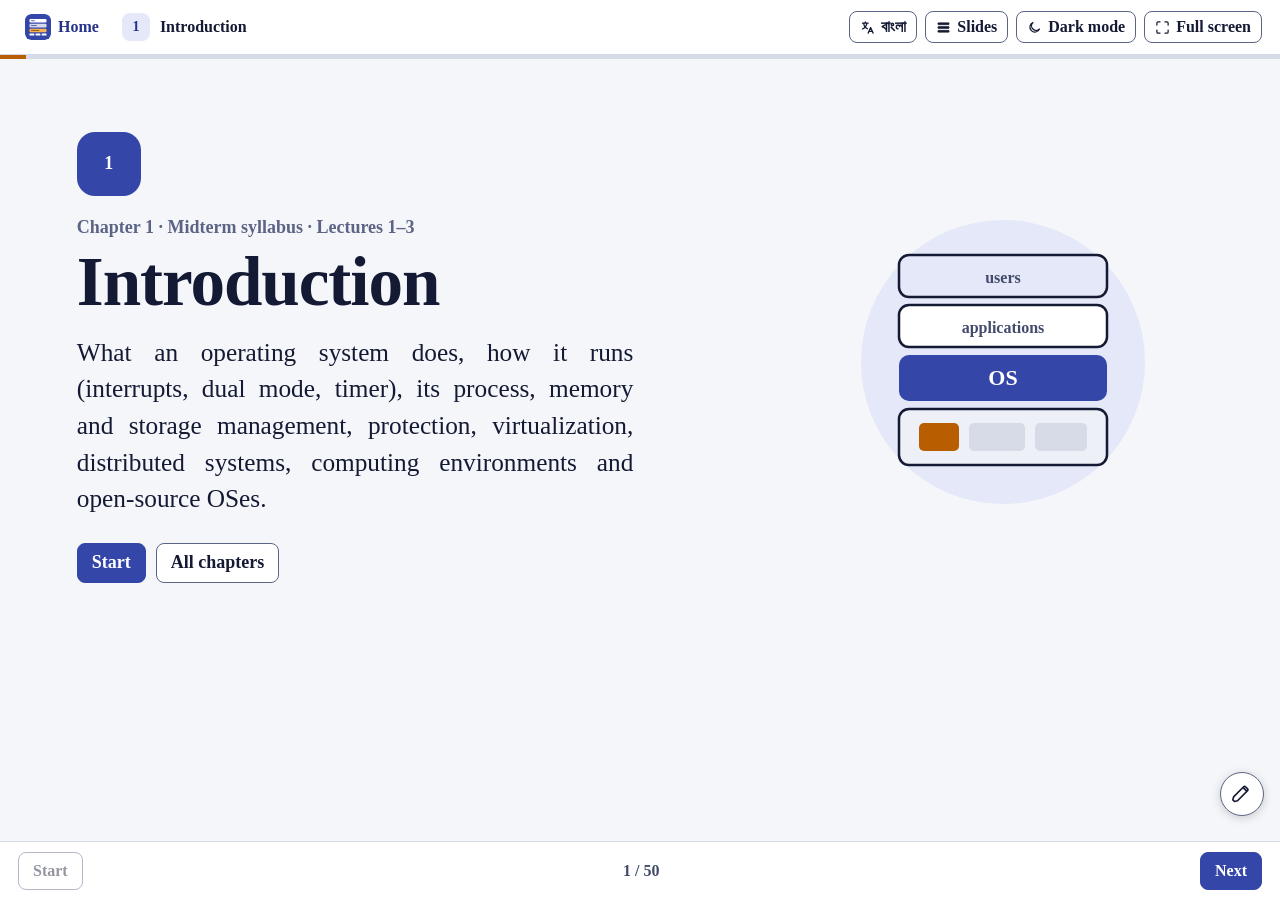
<file: topics/ch01-introduction.html>
<!DOCTYPE html>
<html lang="en">
<head>
<meta charset="utf-8">
<meta name="viewport" content="width=device-width, initial-scale=1">
<title>Introduction – Chapter 1 | CSE 309 Operating System</title>
<meta name="description" content="What an operating system does, how it runs (interrupts, dual mode, timer), its process, memory and storage management, protection, virtualization, distributed systems, computing environments and open-source OSes. Interactive slides, diagrams, simulators and a quiz for chapter 1 of the CSE 309 Operating System course.">
<meta name="keywords" content="what is an operating system, kernel, system program, bootstrap, interrupt, trap, multiprogramming, timesharing, dual mode, mode bit, timer, storage hierarchy, caching, virtualization, cloud computing, client server, peer to peer, open source OS, CSE 309">
<meta name="author" content="Operating System Notes">
<meta name="robots" content="index, follow, max-image-preview:large">
<meta name="theme-color" content="#3446A8" media="(prefers-color-scheme: light)">
<meta name="theme-color" content="#0B0E1A" media="(prefers-color-scheme: dark)">
<link rel="canonical" href="https://ayan-1829.github.io/CSE-309-Operating-System/topics/ch01-introduction.html">
<link rel="icon" type="image/svg+xml" href="../img/logo-mark.svg">
<link rel="icon" type="image/png" sizes="32x32" href="../img/favicon-32.png">
<link rel="icon" type="image/png" sizes="16x16" href="../img/favicon-16.png">
<link rel="apple-touch-icon" href="../img/apple-touch-icon.png">
<link rel="manifest" href="../site.webmanifest">
<meta property="og:type" content="article">
<meta property="og:site_name" content="Operating System (CSE 309)">
<meta property="og:locale" content="en_US">
<meta property="og:title" content="Introduction – Chapter 1 | CSE 309 Operating System">
<meta property="og:description" content="What an operating system does, how it runs (interrupts, dual mode, timer), its process, memory and storage management, protection, virtualization, distributed systems, computing environments and open-source OSes. Interactive slides, diagrams, simulators and a quiz for chapter 1 of the CSE 309 Operating System course.">
<meta property="og:url" content="https://ayan-1829.github.io/CSE-309-Operating-System/topics/ch01-introduction.html">
<meta property="og:image" content="https://ayan-1829.github.io/CSE-309-Operating-System/img/og/ch01-introduction.png?v=2">
<meta property="og:image:type" content="image/png">
<meta property="og:image:width" content="1200">
<meta property="og:image:height" content="630">
<meta property="og:image:alt" content="Introduction – Chapter 1 | CSE 309 Operating System">
<meta name="twitter:card" content="summary_large_image">
<meta name="twitter:title" content="Introduction – Chapter 1 | CSE 309 Operating System">
<meta name="twitter:description" content="What an operating system does, how it runs (interrupts, dual mode, timer), its process, memory and storage management, protection, virtualization, distributed systems, computing environments and open-source OSes. Interactive slides, diagrams, simulators and a quiz for chapter 1 of the CSE 309 Operating System course.">
<meta name="twitter:image" content="https://ayan-1829.github.io/CSE-309-Operating-System/img/og/ch01-introduction.png?v=2">
<meta name="twitter:image:alt" content="Introduction – Chapter 1 | CSE 309 Operating System">
<script type="application/ld+json">{"@context": "https://schema.org", "@type": "LearningResource", "name": "Introduction", "description": "What an operating system does, how it runs (interrupts, dual mode, timer), its process, memory and storage management, protection, virtualization, distributed systems, computing environments and open-source OSes.", "position": 1, "educationalLevel": "Undergraduate", "learningResourceType": "Lecture slides", "inLanguage": "en", "isAccessibleForFree": true, "teaches": ["An OS is an intermediary between users and hardware: a resource allocator and a control program.", "The kernel runs all the time; the OS is interrupt driven, and traps carry system calls and errors.", "Multiprogramming keeps the CPU busy; timesharing makes it interactive.", "Dual mode (a hardware mode bit) and privileged instructions protect the OS; a timer keeps it in control.", "The OS manages processes, memory, files, mass storage, caches and I/O, and provides protection and security.", "Virtualization, distributed systems, cloud, mobile and real-time embedded systems are the main computing environments."], "keywords": "what is an operating system, kernel, system program, bootstrap, interrupt, trap, multiprogramming, timesharing, dual mode, mode bit, timer, storage hierarchy, caching, virtualization, cloud computing, client server, peer to peer, open source OS, CSE 309", "url": "https://ayan-1829.github.io/CSE-309-Operating-System/topics/ch01-introduction.html", "image": "https://ayan-1829.github.io/CSE-309-Operating-System/img/og/ch01-introduction.png", "isPartOf": {"@type": "Course", "name": "Operating System", "courseCode": "CSE 309", "url": "https://ayan-1829.github.io/CSE-309-Operating-System/"}}</script>
<script type="application/ld+json">{"@context": "https://schema.org", "@type": "BreadcrumbList", "itemListElement": [{"@type": "ListItem", "position": 1, "name": "Operating System", "item": "https://ayan-1829.github.io/CSE-309-Operating-System/"}, {"@type": "ListItem", "position": 2, "name": "Chapter 1: Introduction", "item": "https://ayan-1829.github.io/CSE-309-Operating-System/topics/ch01-introduction.html"}]}</script>
<link rel="preconnect" href="https://fonts.googleapis.com">
<link rel="preconnect" href="https://fonts.gstatic.com" crossorigin>
<link href="https://fonts.googleapis.com/css2?family=IBM+Plex+Mono:wght@400;500;600&display=swap" rel="stylesheet">
<link rel="stylesheet" href="../css/style.css">
</head>
<body class="deck-page">
<div class="sr-only" id="live" aria-live="polite"></div>
<header class="deck-bar">
  <a class="home-link" href="../index.html" aria-label="Home: all chapters"><img src="../img/logo-mark.svg" alt="" width="26" height="26"><span>Home</span></a>
  <div class="deck-title"><span class="badge">1</span><span>Introduction</span></div>
  <div class="deck-actions">
    <button type="button" class="btn sm" id="btn-menu" aria-expanded="false" aria-controls="slide-menu" aria-label="Slides"><svg class="btn-ic" viewBox="0 0 24 24" fill="currentColor" stroke="none" aria-hidden="true"><rect x="3" y="4.5" width="18" height="3" rx="1"></rect><rect x="3" y="10.5" width="18" height="3" rx="1"></rect><rect x="3" y="16.5" width="18" height="3" rx="1"></rect></svg><span>Slides</span></button>
    <button type="button" class="btn sm" id="btn-theme" aria-pressed="false" aria-label="Toggle dark mode"><svg class="btn-ic" viewBox="0 0 24 24" fill="none" stroke-width="2" stroke-linecap="round" stroke-linejoin="round" aria-hidden="true"><path d="M20 14.5A8 8 0 1 1 9.5 4a6.5 6.5 0 0 0 10.5 10.5Z"></path></svg><span>Dark mode</span></button>
    <button type="button" class="btn sm" id="btn-fs" aria-pressed="false" aria-label="Full screen"><svg class="btn-ic" viewBox="0 0 24 24" fill="none" stroke-width="2" stroke-linecap="round" stroke-linejoin="round" aria-hidden="true"><path d="M8 3H5a2 2 0 0 0-2 2v3M16 3h3a2 2 0 0 1 2 2v3M8 21H5a2 2 0 0 1-2-2v-3M16 21h3a2 2 0 0 0 2-2v-3"></path></svg><span>Full screen</span></button>
  </div>
</header>
<div class="deck-progress"><i id="progress-fill"></i></div>
<main class="deck" id="deck">
<section class="slide title-slide" data-title="Introduction" aria-label="Introduction" tabindex="-1"><div class="slide-inner">
<span class="topic-art" data-art="1" aria-hidden="true"></span>
<span class="badge big">1</span>
<p class="kicker">Chapter 1 · Midterm syllabus · Lectures 1–3</p>
<h1>Introduction</h1>
<p class="lead">What an operating system does, how it runs (interrupts, dual mode, timer), its process, memory and storage management, protection, virtualization, distributed systems, computing environments and open-source OSes.</p>
<div class="row"><a class="btn pri" href="#s=2">Start</a><a class="btn" href="../index.html">All chapters</a></div>
</div></section>
<section class="slide " data-title="Why this matters" aria-label="Why this matters" tabindex="-1"><div class="slide-inner">
<p class="kicker">Before we start</p><h2>Why this matters</h2><div class="hook"><p class="q">Your laptop has one CPU, one screen and one disk — and right now forty programs each believe they own all three. Somebody is keeping the peace.</p><p>That somebody is the operating system: always running, sharing out the hardware, and stepping in when a program misbehaves. Every program you have ever run had to ask it for memory, files, the screen and the CPU itself.</p><p>This chapter maps the course: processes, memory, storage and protection.</p></div>
</div></section>
<section class="slide " data-title="Outline" aria-label="Outline" tabindex="-1"><div class="slide-inner">
<p class="kicker">Chapter 1 · Lectures 1–3</p><h2>Outline</h2><p class="muted">Select a topic to jump to the slide that explains it.</p><ol class="outline-list"><li><a href="#s=4">What operating systems do</a></li><li><a href="#s=11">Operating-system operations</a></li><li><a href="#s=18">Process management</a></li><li><a href="#s=20">Memory management</a></li><li><a href="#s=21">Storage management</a></li><li><a href="#s=26">Security and protection</a></li><li><a href="#s=27">Virtualization</a></li><li><a href="#s=28">Distributed systems</a></li><li><a href="#s=29">Computing environments</a></li><li><a href="#s=37">Free and open-source operating systems</a></li></ol>
</div></section>
<section class="slide " data-title="What does the term operating system mean?" aria-label="What does the term operating system mean?" tabindex="-1"><div class="slide-inner">
<p class="kicker">What operating systems do</p><h2>What does the term operating system mean?</h2><div class="cols "><div><p>An operating system is “fill in the blanks”.</p><p>What about:</p><ul><li>Car</li><li>Airplane</li><li>Printer</li><li>Washing machine</li><li>Toaster</li><li>Compiler</li><li>Etc.</li></ul></div><div><div class="callout">Each of these has software that manages hardware for someone. Which of them would you call an <b>operating system</b>? Keep your answer in mind; the next slides give the definition.</div></div></div>
</div></section>
<section class="slide " data-title="What is an operating system?" aria-label="What is an operating system?" tabindex="-1"><div class="slide-inner">
<p class="kicker">What operating systems do</p><h2>What is an operating system?</h2><p>A program that acts as an <b>intermediary</b> between a user of a computer and the computer hardware.</p><p><b>Operating system goals:</b></p><ul><li>Execute user programs and make solving user problems easier</li><li>Make the computer system convenient to use</li><li>Use the computer hardware in an efficient manner</li></ul>
</div></section>
<section class="slide " data-title="Computer system structure" aria-label="Computer system structure" tabindex="-1"><div class="slide-inner">
<p class="kicker">What operating systems do</p><h2>Computer system structure</h2><p>A computer system can be divided into four components:</p><ul><li><b>Hardware</b> – provides basic computing resources<ul><li>CPU, memory, I/O devices</li></ul></li><li><b>Operating system</b><ul><li>Controls and coordinates use of hardware among various applications and users</li></ul></li><li><b>Application programs</b> – define the ways in which the system resources are used to solve the computing problems of the users<ul><li>Word processors, compilers, web browsers, database systems, video games</li></ul></li><li><b>Users</b><ul><li>People, machines, other computers</li></ul></li></ul>
</div></section>
<section class="slide " data-title="Computer system structure (cont.)" aria-label="Computer system structure (cont.)" tabindex="-1"><div style="zoom:0.98;" class="slide-inner">
<p class="kicker">What operating systems do</p><h2>Computer system structure (cont.)</h2><figure class="fig" data-fig="sys-components"><figcaption>Abstract view of the components of a computer.</figcaption></figure><div class="applinks" role="group" aria-label="Explore further"><span class="al-h">Explore further</span><a class="al al-itc" href="https://ayan-1829.github.io/inside-the-computer/" target="_blank" rel="noopener"><span class="al-app">Inside the Computer</span><span class="al-t">From the case down to the gates</span></a><a class="al al-itc" href="https://ayan-1829.github.io/inside-the-computer/parts/motherboard.html" target="_blank" rel="noopener"><span class="al-app">Inside the Computer</span><span class="al-t">Motherboard</span></a></div>
</div></section>
<section class="slide " data-title="What operating systems do" aria-label="What operating systems do" tabindex="-1"><div class="slide-inner">
<p class="kicker">What operating systems do</p><h2>What operating systems do</h2><ul><li>Depends on the point of view</li><li>Users want convenience, ease of use and good performance<ul><li>Don’t care about resource utilization</li></ul></li><li>But a shared computer such as a mainframe or minicomputer must keep all users happy<ul><li>Operating system is a <b>resource allocator</b> and <b>control program</b> making efficient use of HW and managing execution of user programs</li></ul></li><li>Users of dedicated systems such as workstations have dedicated resources but frequently use shared resources from servers</li><li>Mobile devices like smartphones and tablets are resource poor, optimized for usability and battery life<ul><li>Mobile user interfaces such as touch screens, voice recognition</li></ul></li><li>Some computers have little or no user interface, such as embedded computers in devices and automobiles<ul><li>Run primarily without user intervention</li></ul></li></ul>
</div></section>
<section class="slide " data-title="Operating system definition" aria-label="Operating system definition" tabindex="-1"><div class="slide-inner">
<p class="kicker">What operating systems do</p><h2>Operating system definition</h2><ul><li>No universally accepted definition</li><li>“Everything a vendor ships when you order an operating system” is a good approximation<ul><li>But varies wildly</li></ul></li><li>“The one program running at all times on the computer” is the <b>kernel</b>, part of the operating system</li><li>Everything else is either<ul><li>A <b>system program</b> (ships with the operating system, but not part of the kernel), or</li><li>An <b>application program</b>, all programs not associated with the operating system</li></ul></li><li>Today’s OSes for general purpose and mobile computing also include <b>middleware</b> – a set of software frameworks that provide additional services to application developers such as databases, multimedia, graphics</li></ul>
</div></section>
<section class="slide " data-title="Computer startup" aria-label="Computer startup" tabindex="-1"><div class="slide-inner">
<p class="kicker">What operating systems do</p><h2>Computer startup</h2><div class="cols "><div><ul><li><b>Bootstrap program</b> is loaded at power-up or reboot<ul><li>Typically stored in ROM or EPROM, generally known as <b>firmware</b></li><li>Initializes all aspects of system</li><li>Loads operating system kernel and starts execution</li></ul></li></ul></div><div><div class="flow"><span>power on</span><i>→</i><span>bootstrap (firmware)</span><i>→</i><span>load kernel</span><i>→</i><span>start daemons</span><i>→</i><span>ready</span></div></div></div>

<div class="applinks" role="group" aria-label="Explore further"><span class="al-h">Explore further</span><a class="al al-itc" href="https://ayan-1829.github.io/inside-the-computer/parts/power-button.html" target="_blank" rel="noopener"><span class="al-app">Inside the Computer</span><span class="al-t">Power button</span></a><a class="al al-itc" href="https://ayan-1829.github.io/inside-the-computer/parts/bios.html" target="_blank" rel="noopener"><span class="al-app">Inside the Computer</span><span class="al-t">BIOS chip</span></a><a class="al al-itc" href="https://ayan-1829.github.io/inside-the-computer/parts/cmos.html" target="_blank" rel="noopener"><span class="al-app">Inside the Computer</span><span class="al-t">CMOS battery</span></a></div>
</div></section>
<section class="slide " data-title="Booting, step by step" aria-label="Booting, step by step" tabindex="-1"><div style="zoom:0.98;" class="slide-inner">
<p class="kicker">Animated</p><h2>Booting, step by step</h2><div data-demo="flow" data-anim="boot"></div>
</div></section>
<section class="slide " data-title="Operating-system operations" aria-label="Operating-system operations" tabindex="-1"><div class="slide-inner">
<p class="kicker">Operating-system operations</p><h2>Operating-system operations</h2><ul><li>Bootstrap program – simple code to initialize the system, load the kernel</li><li>Kernel loads</li><li>Starts <b>system daemons</b> (services provided outside of the kernel)</li><li>Kernel is <b>interrupt driven</b> (hardware and software)<ul><li>Hardware interrupt by one of the devices</li><li>Software interrupt (<b>exception</b> or <b>trap</b>):<ul><li>Software error (e.g., division by zero)</li><li>Request for operating system service – <b>system call</b></li><li>Other process problems include infinite loop, processes modifying each other or the operating system</li></ul></li></ul></li></ul>
</div></section>
<section class="slide " data-title="Handling an interrupt, step by step" aria-label="Handling an interrupt, step by step" tabindex="-1"><div style="zoom:0.91;" class="slide-inner">
<p class="kicker">Animated</p><h2>Handling an interrupt, step by step</h2><div data-demo="flow" data-anim="interrupt"></div>

<div class="applinks" role="group" aria-label="Explore further"><span class="al-h">Explore further</span><a class="al al-itc" href="https://ayan-1829.github.io/inside-the-computer/parts/kb-controller.html" target="_blank" rel="noopener"><span class="al-app">Inside the Computer</span><span class="al-t">Keyboard controller</span></a><a class="al al-itc" href="https://ayan-1829.github.io/inside-the-computer/parts/x86-control.html" target="_blank" rel="noopener"><span class="al-app">Inside the Computer</span><span class="al-t">8086 control transfer (CALL, INT)</span></a></div>
</div></section>
<section class="slide " data-title="Multiprogramming" aria-label="Multiprogramming" tabindex="-1"><div style="zoom:0.93;" class="slide-inner">
<p class="kicker">Operating-system operations</p><h2>Multiprogramming</h2><ul><li>Single user cannot always keep CPU and I/O devices busy</li><li>Multiprogramming organizes jobs (code and data) so the CPU always has one to execute</li><li>A subset of total jobs in system is kept in memory</li><li>One job selected and run via <b>job scheduling</b></li><li>When job has to wait (for I/O for example), OS switches to another job</li></ul><div data-demo="multiprog"></div>
</div></section>
<section class="slide " data-title="Multitasking (timesharing)" aria-label="Multitasking (timesharing)" tabindex="-1"><div class="slide-inner">
<p class="kicker">Operating-system operations</p><h2>Multitasking (timesharing)</h2><p>A logical extension of multiprogramming – the CPU switches jobs so frequently that users can interact with each job while it is running, creating <b>interactive</b> computing.</p><ul><li><b>Response time</b> should be &lt; 1 second</li><li>Each user has at least one program executing in memory → <b>process</b></li><li>If several jobs ready to run at the same time → <b>CPU scheduling</b></li><li>If processes don’t fit in memory, <b>swapping</b> moves them in and out to run</li><li><b>Virtual memory</b> allows execution of processes not completely in memory</li></ul>
</div></section>
<section class="slide " data-title="Dual-mode operation" aria-label="Dual-mode operation" tabindex="-1"><div class="slide-inner">
<p class="kicker">Operating-system operations</p><h2>Dual-mode operation</h2><ul><li>Dual-mode operation allows OS to protect itself and other system components<ul><li><b>User mode</b> and <b>kernel mode</b></li></ul></li><li><b>Mode bit</b> provided by hardware<ul><li>Provides ability to distinguish when system is running user code or kernel code</li><li>When a user is running → mode bit is “user”</li><li>When kernel code is executing → mode bit is “kernel”</li></ul></li><li>How do we guarantee that user does not explicitly set the mode bit to “kernel”?<ul><li>System call changes mode to kernel, return from call resets it to user</li></ul></li><li>Some instructions designated as <b>privileged</b>, only executable in kernel mode</li></ul>
</div></section>
<section class="slide " data-title="Dual-mode operation (cont.)" aria-label="Dual-mode operation (cont.)" tabindex="-1"><div class="slide-inner">
<p class="kicker">Operating-system operations</p><h2>Dual-mode operation (cont.)</h2><figure class="fig" data-fig="user-kernel"><figcaption>Transition from user to kernel mode.</figcaption></figure>
</div></section>
<section class="slide " data-title="Transition from user to kernel mode" aria-label="Transition from user to kernel mode" tabindex="-1"><div class="slide-inner">
<p class="kicker">Interactive</p><h2>Transition from user to kernel mode</h2><div data-demo="dual-mode"></div>
</div></section>
<section class="slide " data-title="Timer" aria-label="Timer" tabindex="-1"><div class="slide-inner">
<p class="kicker">Operating-system operations</p><h2>Timer</h2><div class="cols "><div><ul><li>Timer to prevent infinite loop (or process hogging resources)<ul><li>Timer is set to interrupt the computer after some time period</li><li>Keep a counter that is decremented by the physical clock</li><li>Operating system sets the counter (privileged instruction)</li><li>When counter reaches zero generate an interrupt</li><li>Set up before scheduling process to regain control or terminate program that exceeds allotted time</li></ul></li></ul></div><div><div class="callout">Without a timer, a user program in an infinite loop would never give the CPU back, because the OS only runs when an interrupt or system call happens.</div></div></div>
</div></section>
<section class="slide " data-title="Process management" aria-label="Process management" tabindex="-1"><div class="slide-inner">
<p class="kicker">Process management</p><h2>Process management</h2><ul><li>A <b>process</b> is a program in execution. It is a unit of work within the system. Program is a <b>passive entity</b>; process is an <b>active entity</b>.</li><li>Process needs resources to accomplish its task<ul><li>CPU, memory, I/O, files</li><li>Initialization data</li></ul></li><li>Process termination requires reclaim of any reusable resources</li><li>Single-threaded process has one <b>program counter</b> specifying location of next instruction to execute<ul><li>Process executes instructions sequentially, one at a time, until completion</li></ul></li><li>Multi-threaded process has one program counter per thread</li><li>Typically system has many processes, some user, some operating system running concurrently on one or more CPUs<ul><li>Concurrency by multiplexing the CPUs among the processes / threads</li></ul></li></ul>
</div></section>
<section class="slide " data-title="Process management activities" aria-label="Process management activities" tabindex="-1"><div class="slide-inner">
<p class="kicker">Process management</p><h2>Process management activities</h2><p>The operating system is responsible for the following activities in connection with process management:</p><ul><li>Creating and deleting both user and system processes</li><li>Suspending and resuming processes</li><li>Providing mechanisms for process synchronization</li><li>Providing mechanisms for process communication</li><li>Providing mechanisms for deadlock handling</li></ul>
</div></section>
<section class="slide " data-title="Memory management" aria-label="Memory management" tabindex="-1"><div class="slide-inner">
<p class="kicker">Memory management</p><h2>Memory management</h2><ul><li>To execute a program all (or part) of the instructions must be in memory</li><li>All (or part) of the data that is needed by the program must be in memory</li><li>Memory management determines what is in memory and when<ul><li>Optimizing CPU utilization and computer response to users</li></ul></li><li>Memory management activities<ul><li>Keeping track of which parts of memory are currently being used and by whom</li><li>Deciding which processes (or parts thereof) and data to move into and out of memory</li><li>Allocating and deallocating memory space as needed</li></ul></li></ul>

<div class="applinks" role="group" aria-label="Explore further"><span class="al-h">Explore further</span><a class="al al-itc" href="https://ayan-1829.github.io/inside-the-computer/parts/ram.html" target="_blank" rel="noopener"><span class="al-app">Inside the Computer</span><span class="al-t">RAM</span></a><a class="al al-itc" href="https://ayan-1829.github.io/inside-the-computer/parts/dram.html" target="_blank" rel="noopener"><span class="al-app">Inside the Computer</span><span class="al-t">DRAM chips</span></a></div>
</div></section>
<section class="slide " data-title="File-system management" aria-label="File-system management" tabindex="-1"><div class="slide-inner">
<p class="kicker">Storage management</p><h2>File-system management</h2><ul><li>OS provides uniform, logical view of information storage<ul><li>Abstracts physical properties to logical storage unit – <b>file</b></li><li>Each medium is controlled by device (i.e., disk drive, tape drive)<ul><li>Varying properties include access speed, capacity, data-transfer rate, access method (sequential or random)</li></ul></li></ul></li><li>File-system management<ul><li>Files usually organized into directories</li><li>Access control on most systems to determine who can access what</li><li>OS activities include<ul><li>Creating and deleting files and directories</li><li>Primitives to manipulate files and directories</li><li>Mapping files onto secondary storage</li><li>Backup files onto stable (non-volatile) storage media</li></ul></li></ul></li></ul>
</div></section>
<section class="slide " data-title="Mass-storage management" aria-label="Mass-storage management" tabindex="-1"><div class="slide-inner">
<p class="kicker">Storage management</p><h2>Mass-storage management</h2><div class="cols "><div><ul><li>Usually disks used to store data that does not fit in main memory or data that must be kept for a “long” period of time</li><li>Proper management is of central importance</li><li>Entire speed of computer operation hinges on disk subsystem and its algorithms</li></ul></div><div><p><b>OS activities</b></p><ul><li>Mounting and unmounting</li><li>Free-space management</li><li>Storage allocation</li><li>Disk scheduling</li><li>Partitioning</li><li>Protection</li></ul></div></div>

<div class="applinks" role="group" aria-label="Explore further"><span class="al-h">Explore further</span><a class="al al-itc" href="https://ayan-1829.github.io/inside-the-computer/parts/storage.html" target="_blank" rel="noopener"><span class="al-app">Inside the Computer</span><span class="al-t">Storage</span></a><a class="al al-itc" href="https://ayan-1829.github.io/inside-the-computer/parts/ssd.html" target="_blank" rel="noopener"><span class="al-app">Inside the Computer</span><span class="al-t">SSD</span></a><a class="al al-itc" href="https://ayan-1829.github.io/inside-the-computer/parts/hdd.html" target="_blank" rel="noopener"><span class="al-app">Inside the Computer</span><span class="al-t">Hard drive</span></a></div>
</div></section>
<section class="slide " data-title="Caching" aria-label="Caching" tabindex="-1"><div class="slide-inner">
<p class="kicker">Storage management</p><h2>Caching</h2><ul><li>Important principle, performed at many levels in a computer (in hardware, operating system, software)</li><li>Information in use copied from slower to faster storage temporarily</li><li>Faster storage (cache) checked first to determine if information is there<ul><li>If it is, information used directly from the cache (fast)</li><li>If not, data copied to cache and used there</li></ul></li><li>Cache smaller than storage being cached<ul><li>Cache management important design problem</li><li>Cache size and replacement policy</li></ul></li></ul>

<div class="applinks" role="group" aria-label="Explore further"><span class="al-h">Explore further</span><a class="al al-itc" href="https://ayan-1829.github.io/inside-the-computer/parts/cache.html" target="_blank" rel="noopener"><span class="al-app">Inside the Computer</span><span class="al-t">Cache</span></a><a class="al al-itc" href="https://ayan-1829.github.io/inside-the-computer/parts/cache-l1.html" target="_blank" rel="noopener"><span class="al-app">Inside the Computer</span><span class="al-t">L1 cache</span></a><a class="al al-itc" href="https://ayan-1829.github.io/inside-the-computer/parts/cache-l3.html" target="_blank" rel="noopener"><span class="al-app">Inside the Computer</span><span class="al-t">L3 cache</span></a></div>
</div></section>
<section class="slide " data-title="Characteristics of various types of storage" aria-label="Characteristics of various types of storage" tabindex="-1"><div class="slide-inner">
<p class="kicker">Storage management</p><h2>Characteristics of various types of storage</h2><p>Movement between levels of storage hierarchy can be explicit or implicit.</p><div class="scrollx"><table class="doc"><thead><tr><th>Level</th><th>1</th><th>2</th><th>3</th><th>4</th><th>5</th></tr></thead><tbody><tr><td>Name</td><td>registers</td><td>cache</td><td>main memory</td><td>solid-state disk</td><td>magnetic disk</td></tr><tr><td>Typical size</td><td>&lt; 1 KB</td><td>&lt; 16 MB</td><td>&lt; 64 GB</td><td>&lt; 1 TB</td><td>&lt; 10 TB</td></tr><tr><td>Implementation technology</td><td>custom memory with multiple ports, CMOS</td><td>on-chip or off-chip CMOS SRAM</td><td>CMOS SRAM</td><td>flash memory</td><td>magnetic disk</td></tr><tr><td>Access time (ns)</td><td>0.25 – 0.5</td><td>0.5 – 25</td><td>80 – 250</td><td>25,000 – 50,000</td><td>5,000,000</td></tr><tr><td>Bandwidth (MB/s)</td><td>20,000 – 100,000</td><td>5,000 – 10,000</td><td>1,000 – 5,000</td><td>500</td><td>20 – 150</td></tr><tr><td>Managed by</td><td>compiler</td><td>hardware</td><td>operating system</td><td>operating system</td><td>operating system</td></tr><tr><td>Backed by</td><td>cache</td><td>main memory</td><td>disk</td><td>disk</td><td>disk or tape</td></tr></tbody></table></div>

<div class="applinks" role="group" aria-label="Explore further"><span class="al-h">Explore further</span><a class="al al-itc" href="https://ayan-1829.github.io/inside-the-computer/parts/registers.html" target="_blank" rel="noopener"><span class="al-app">Inside the Computer</span><span class="al-t">Registers</span></a><a class="al al-itc" href="https://ayan-1829.github.io/inside-the-computer/parts/cache.html" target="_blank" rel="noopener"><span class="al-app">Inside the Computer</span><span class="al-t">Cache</span></a><a class="al al-itc" href="https://ayan-1829.github.io/inside-the-computer/parts/ram.html" target="_blank" rel="noopener"><span class="al-app">Inside the Computer</span><span class="al-t">RAM</span></a><a class="al al-itc" href="https://ayan-1829.github.io/inside-the-computer/parts/ssd.html" target="_blank" rel="noopener"><span class="al-app">Inside the Computer</span><span class="al-t">SSD</span></a><a class="al al-itc" href="https://ayan-1829.github.io/inside-the-computer/parts/hdd.html" target="_blank" rel="noopener"><span class="al-app">Inside the Computer</span><span class="al-t">Hard drive</span></a></div>
</div></section>
<section class="slide " data-title="I/O subsystem" aria-label="I/O subsystem" tabindex="-1"><div class="slide-inner">
<p class="kicker">Storage management</p><h2>I/O subsystem</h2><ul><li>One purpose of OS is to hide peculiarities of hardware devices from the user</li><li>I/O subsystem responsible for<ul><li>Memory management of I/O including <b>buffering</b> (storing data temporarily while it is being transferred), <b>caching</b> (storing parts of data in faster storage for performance), <b>spooling</b> (the overlapping of output of one job with input of other jobs)</li><li>General device-driver interface</li><li>Drivers for specific hardware devices</li></ul></li></ul>

<div class="applinks" role="group" aria-label="Explore further"><span class="al-h">Explore further</span><a class="al al-itc" href="https://ayan-1829.github.io/inside-the-computer/parts/io.html" target="_blank" rel="noopener"><span class="al-app">Inside the Computer</span><span class="al-t">I/O ports</span></a><a class="al al-itc" href="https://ayan-1829.github.io/inside-the-computer/parts/usb.html" target="_blank" rel="noopener"><span class="al-app">Inside the Computer</span><span class="al-t">USB ports</span></a></div>
</div></section>
<section class="slide " data-title="Protection and security" aria-label="Protection and security" tabindex="-1"><div class="slide-inner">
<p class="kicker">Security and protection</p><h2>Protection and security</h2><ul><li><b>Protection</b> – any mechanism for controlling access of processes or users to resources defined by the OS</li><li><b>Security</b> – defense of the system against internal and external attacks<ul><li>Huge range, including denial-of-service, worms, viruses, identity theft, theft of service</li></ul></li><li>Systems generally first distinguish among users, to determine who can do what<ul><li>User identities (<b>user IDs</b>, security IDs) include name and associated number, one per user</li><li>User ID then associated with all files, processes of that user to determine access control</li><li>Group identifier (<b>group ID</b>) allows set of users to be defined and controls managed, then also associated with each process, file</li><li><b>Privilege escalation</b> allows user to change to effective ID with more rights</li></ul></li></ul>
</div></section>
<section class="slide " data-title="Virtualization" aria-label="Virtualization" tabindex="-1"><div class="slide-inner">
<p class="kicker">Virtualization</p><h2>Virtualization</h2><ul><li>Allows operating systems to run applications within other OSes<ul><li>Vast and growing industry</li></ul></li><li>Virtualization – OS natively compiled for CPU, running <b>guest</b> OSes also natively compiled<ul><li>Consider VMware running WinXP guests, each running applications, all on native WinXP <b>host</b> OS</li><li><b>VMM</b> (virtual machine manager) provides virtualization services</li></ul></li><li>Use cases involve laptops and desktops running multiple OSes for exploration or compatibility<ul><li>Apple laptop running Mac OS X host, Windows as a guest</li><li>Developing apps for multiple OSes without having multiple systems</li><li>Quality assurance testing applications without having multiple systems</li><li>Executing and managing compute environments within data centers</li></ul></li></ul>
</div></section>
<section class="slide " data-title="Virtualization (cont.)" aria-label="Virtualization (cont.)" tabindex="-1"><div class="slide-inner">
<p class="kicker">Virtualization</p><h2>Virtualization (cont.)</h2><figure class="fig" data-fig="vm-arch"><figcaption>Computing environments – virtualization.</figcaption></figure>
</div></section>
<section class="slide " data-title="Distributed systems" aria-label="Distributed systems" tabindex="-1"><div class="slide-inner">
<p class="kicker">Distributed systems</p><h2>Distributed systems</h2><ul><li>Collection of separate, possibly heterogeneous, systems networked together<ul><li><b>Network</b> is a communications path, TCP/IP most common<ul><li>Local Area Network (LAN)</li><li>Wide Area Network (WAN)</li><li>Metropolitan Area Network (MAN)</li><li>Personal Area Network (PAN)</li></ul></li></ul></li><li><b>Network operating system</b> provides features between systems across network<ul><li>Communication scheme allows systems to exchange messages</li><li>Illusion of a single system</li></ul></li></ul>
</div></section>
<section class="slide " data-title="Computing environments" aria-label="Computing environments" tabindex="-1"><div class="slide-inner">
<p class="kicker">Computing environments</p><h2>Computing environments</h2><div class="tgrid"><div class="tcard"><h4>Traditional</h4>stand-alone and networked general-purpose machines</div><div class="tcard"><h4>Mobile</h4>smartphones and tablets</div><div class="tcard"><h4>Client–server</h4>servers answer client requests</div><div class="tcard"><h4>Peer-to-peer</h4>every node is a peer</div><div class="tcard"><h4>Cloud computing</h4>computing, storage and apps as a service</div><div class="tcard"><h4>Real-time embedded</h4>fixed time constraints</div></div>
</div></section>
<section class="slide " data-title="Traditional" aria-label="Traditional" tabindex="-1"><div class="slide-inner">
<p class="kicker">Computing environments</p><h2>Traditional</h2><ul><li>Stand-alone general-purpose machines</li><li>But blurred as most systems interconnect with others (i.e., the Internet)</li><li><b>Portals</b> provide web access to internal systems</li><li><b>Network computers</b> (<b>thin clients</b>) are like Web terminals</li><li>Mobile computers interconnect via <b>wireless networks</b></li><li>Networking becoming ubiquitous – even home systems use <b>firewalls</b> to protect home computers from Internet attacks</li></ul>
</div></section>
<section class="slide " data-title="Mobile" aria-label="Mobile" tabindex="-1"><div class="slide-inner">
<p class="kicker">Computing environments</p><h2>Mobile</h2><ul><li>Handheld smartphones, tablets, etc.</li><li>What is the functional difference between them and a “traditional” laptop?</li><li>Extra feature – more OS features (GPS, gyroscope)</li><li>Allows new types of apps like <b>augmented reality</b></li><li>Use IEEE 802.11 wireless, or cellular data networks for connectivity</li><li>Leaders are <b>Apple iOS</b> and <b>Google Android</b></li></ul>
</div></section>
<section class="slide " data-title="Client–server" aria-label="Client–server" tabindex="-1"><div class="slide-inner">
<p class="kicker">Computing environments</p><h2>Client–server</h2><ul><li>Client–server computing<ul><li>Dumb terminals supplanted by smart PCs</li><li>Many systems now <b>servers</b>, responding to requests generated by <b>clients</b><ul><li><b>Compute-server system</b> provides an interface to client to request services (i.e., database)</li><li><b>File-server system</b> provides interface for clients to store and retrieve files</li></ul></li></ul></li></ul>
</div></section>
<section class="slide " data-title="Client–server (cont.)" aria-label="Client–server (cont.)" tabindex="-1"><div class="slide-inner">
<p class="kicker">Computing environments</p><h2>Client–server (cont.)</h2><figure class="fig" data-fig="client-server"><figcaption>Clients send requests over the network to a server.</figcaption></figure>
</div></section>
<section class="slide " data-title="Peer-to-peer" aria-label="Peer-to-peer" tabindex="-1"><div class="slide-inner">
<p class="kicker">Computing environments</p><h2>Peer-to-peer</h2><ul><li>Another model of distributed system</li><li>P2P does not distinguish clients and servers<ul><li>Instead all nodes are considered peers</li><li>May each act as client, server or both</li><li>Node must join P2P network<ul><li>Registers its service with central lookup service on network, or</li><li>Broadcast request for service and respond to requests for service via <b>discovery protocol</b></li></ul></li><li>Examples include Napster and Gnutella, Voice over IP (VoIP) such as Skype</li></ul></li></ul>
</div></section>
<section class="slide " data-title="Peer-to-peer (cont.)" aria-label="Peer-to-peer (cont.)" tabindex="-1"><div class="slide-inner">
<p class="kicker">Computing environments</p><h2>Peer-to-peer (cont.)</h2><figure class="fig" data-fig="p2p"><figcaption>A peer-to-peer system.</figcaption></figure>
</div></section>
<section class="slide " data-title="Cloud computing" aria-label="Cloud computing" tabindex="-1"><div class="slide-inner">
<p class="kicker">Computing environments</p><h2>Cloud computing</h2><ul><li>Delivers computing, storage, even apps as a service across a network</li><li>Logical extension of virtualization because it uses virtualization as the base for its functionality<ul><li>Amazon <b>EC2</b> has thousands of servers, millions of virtual machines, petabytes of storage available across the Internet, pay based on usage</li></ul></li><li>Many types<ul><li><b>Public cloud</b> – available via Internet to anyone willing to pay</li><li><b>Private cloud</b> – run by a company for the company’s own use</li><li><b>Hybrid cloud</b> – includes both public and private cloud components</li><li><b>Software as a Service (SaaS)</b> – one or more applications available via the Internet (i.e., word processor)</li><li><b>Platform as a Service (PaaS)</b> – software stack ready for application use via the Internet (i.e., a database server)</li><li><b>Infrastructure as a Service (IaaS)</b> – servers or storage available over Internet (i.e., storage available for backup use)</li></ul></li></ul>
</div></section>
<section class="slide " data-title="Cloud computing (cont.)" aria-label="Cloud computing (cont.)" tabindex="-1"><div class="slide-inner">
<p class="kicker">Computing environments</p><h2>Cloud computing (cont.)</h2><ul><li>Cloud computing environments composed of traditional OSes, plus VMMs, plus cloud management tools<ul><li>Internet connectivity requires security like firewalls</li><li>Load balancers spread traffic across multiple applications</li></ul></li></ul>
</div></section>
<section class="slide " data-title="Cloud computing (cont.)" aria-label="Cloud computing (cont.)" tabindex="-1"><div class="slide-inner">
<p class="kicker">Computing environments</p><h2>Cloud computing (cont.)</h2><figure class="fig" data-fig="cloud"><figcaption>A cloud computing environment.</figcaption></figure>
</div></section>
<section class="slide " data-title="Real-time embedded systems" aria-label="Real-time embedded systems" tabindex="-1"><div class="slide-inner">
<p class="kicker">Computing environments</p><h2>Real-time embedded systems</h2><ul><li>Real-time embedded systems most prevalent form of computers<ul><li>Vary considerably, special purpose, limited purpose OS, <b>real-time OS</b></li><li>Use expanding</li></ul></li><li>Many other special computing environments as well<ul><li>Some have OSes, some perform tasks without an OS</li></ul></li><li>Real-time OS has well-defined fixed time constraints<ul><li>Processing <b>must</b> be done within constraint</li><li>Correct operation only if constraints met</li></ul></li></ul>
</div></section>
<section class="slide " data-title="Free and open-source operating systems" aria-label="Free and open-source operating systems" tabindex="-1"><div class="slide-inner">
<p class="kicker">Free and open-source operating systems</p><h2>Free and open-source operating systems</h2><ul><li>Operating systems made available in source-code format rather than just binary <b>closed-source</b> and <b>proprietary</b></li><li>Counter to the <b>copy protection</b> and <b>Digital Rights Management (DRM)</b> movement</li><li>Started by <b>Free Software Foundation (FSF)</b>, which has “copyleft” <b>GNU Public License (GPL)</b><ul><li>Free software and open-source software are two different ideas championed by different groups of people (<a href="https://www.gnu.org/philosophy/open-source-misses-the-point.en.html" target="_blank" rel="noopener noreferrer">gnu.org/philosophy</a>)</li></ul></li><li>Examples include <b>GNU/Linux</b> and <b>BSD UNIX</b> (including core of <b>Mac OS X</b>), and many more</li><li>Can use VMM like VMware Player (free on Windows), VirtualBox (open source and free on many platforms – <a href="https://www.virtualbox.org" target="_blank" rel="noopener noreferrer">virtualbox.org</a>)<ul><li>Use to run guest operating systems for exploration</li></ul></li></ul>
</div></section>
<section class="slide " data-title="Worked example 1" aria-label="Worked example 1" tabindex="-1"><div class="slide-inner">
<p class="kicker">Worked example 1 of 2</p><h2>Worked example 1</h2><div class="ex"><div class="qq">A system has one CPU and runs one job at a time. The job computes for 3 ms, waits 4 ms for the disk, computes 2 ms, waits 3 ms, computes 2 ms. What is the CPU utilization? How does multiprogramming help?</div><details class="reveal"><summary>Show the solution</summary><div class="ans"><p>CPU busy time = 3 + 2 + 2 = 7 ms out of 3 + 4 + 2 + 3 + 2 = 14 ms, so utilization is <b>7 / 14 = 50%</b>.</p><p>With multiprogramming, other jobs are kept in memory; whenever this job waits for the disk, the OS switches the CPU to another job, so the 7 ms of waiting can be used. Try it in the multiprogramming tool on the slide.</p></div></details></div>
</div></section>
<section class="slide " data-title="Worked example 2" aria-label="Worked example 2" tabindex="-1"><div class="slide-inner">
<p class="kicker">Worked example 2 of 2</p><h2>Worked example 2</h2><div class="ex"><div class="qq">Which of these must be privileged instructions? (a) set the value of the timer, (b) read the clock, (c) clear memory, (d) turn off interrupts, (e) switch from user to kernel mode, (f) access an I/O device.</div><details class="reveal"><summary>Show the solution</summary><div class="ans"><p>Privileged: <b>(a), (c), (d), (f)</b>. A user who could set the timer or turn off interrupts could keep the CPU forever; clearing memory or touching devices directly would bypass protection.</p><p>(b) reading the clock is harmless. (e) is special: user code cannot set the mode bit itself; it switches to kernel mode only through a trap (system call), which jumps to OS code chosen by the kernel.</p></div></details></div>
</div></section>
<section class="slide " data-title="Practice (1 of 2)" aria-label="Practice (1 of 2)" tabindex="-1"><div class="slide-inner">
<p class="kicker">Practice</p><h2>Practice (1 of 2)</h2><p class="muted">Try each one on paper first, then check your answer.</p><div class="ex"><div class="qq">1. What are the three goals of an operating system?</div><details class="reveal"><summary>Show the answer</summary><div class="ans">Execute user programs and make solving user problems easier; make the computer system convenient to use; use the computer hardware in an efficient manner.</div></details></div><div class="ex"><div class="qq">2. Distinguish the kernel, system programs and application programs.</div><details class="reveal"><summary>Show the answer</summary><div class="ans">The kernel is the one program running at all times. System programs ship with the OS but are not part of the kernel. Application programs are all programs not associated with the operating system.</div></details></div><div class="ex"><div class="qq">3. Name two kinds of software interrupt (trap).</div><details class="reveal"><summary>Show the answer</summary><div class="ans">A software error such as division by zero, and a request for an operating-system service (a system call). Other process problems such as infinite loops also lead the OS to step in.</div></details></div>
</div></section>
<section class="slide " data-title="Practice (2 of 2)" aria-label="Practice (2 of 2)" tabindex="-1"><div class="slide-inner">
<p class="kicker">Practice</p><h2>Practice (2 of 2)</h2><p class="muted">Try each one on paper first, then check your answer.</p><div class="ex"><div class="qq">4. Why is a timer needed?</div><details class="reveal"><summary>Show the answer</summary><div class="ans">To prevent a process from looping forever or hogging resources: the OS sets a counter (privileged) that is decremented by the clock; at zero an interrupt returns control to the OS.</div></details></div><div class="ex"><div class="qq">5. Explain the difference between multiprogramming and multitasking.</div><details class="reveal"><summary>Show the answer</summary><div class="ans">Multiprogramming keeps several jobs in memory so the CPU always has one to run when the current job waits. Multitasking (timesharing) switches so often that users can interact with each program; response time should be under one second.</div></details></div><div class="ex"><div class="qq">6. Match each cloud service to an example: SaaS, PaaS, IaaS — a database server ready to use; storage for backups; a word processor in the browser.</div><details class="reveal"><summary>Show the answer</summary><div class="ans">SaaS: word processor in the browser. PaaS: database server ready for application use. IaaS: storage available over the Internet for backups.</div></details></div>
</div></section>
<section class="slide " data-title="Quiz" aria-label="Quiz" tabindex="-1"><div class="slide-inner">
<p class="kicker">Check yourself</p><h2>Quiz</h2><div><div class="quiz-host" data-quiz-key="1"></div><script type="application/json" class="quiz-json">[{"q": "The one program running at all times on the computer is the…", "o": ["shell", "kernel", "compiler", "bootstrap program"], "a": 1, "w": "Everything else is either a system program or an application program."}, {"q": "Where is the bootstrap program typically stored?", "o": ["On the hard disk only", "In RAM", "In ROM or EPROM (firmware)", "In the cache"], "a": 2, "w": "It must survive power-off, so it lives in firmware."}, {"q": "A user program divides by zero. This causes…", "o": ["a hardware interrupt from a device", "a software interrupt (exception/trap)", "a context switch only", "nothing; the program continues"], "a": 1, "w": "Software errors such as division by zero are exceptions (traps)."}, {"q": "When a system call is made, the mode bit…", "o": ["stays “user”", "is changed to “kernel” and reset to “user” on return", "is set by the user program", "is ignored"], "a": 1, "w": "The system call changes mode to kernel; returning resets it to user."}, {"q": "Which storage level is managed by the hardware rather than the OS?", "o": ["cache", "main memory", "solid-state disk", "magnetic disk"], "a": 0, "w": "Registers are managed by the compiler, cache by the hardware, the rest by the operating system."}, {"q": "Overlapping the output of one job with the input of other jobs is called…", "o": ["buffering", "caching", "spooling", "swapping"], "a": 2, "w": "Spooling."}, {"q": "Running Windows as a guest on a Mac OS X host uses…", "o": ["a distributed system", "virtualization with a VMM", "peer-to-peer computing", "a real-time OS"], "a": 1, "w": "The virtual machine manager runs guest OSes on the host."}, {"q": "In a real-time OS, operation is correct only if…", "o": ["the user interface is graphical", "the time constraints are met", "it runs on a mainframe", "it uses virtual memory"], "a": 1, "w": "Processing must be done within the fixed time constraints."}]</script></div>
</div></section>
<section class="slide " data-title="Further learning" aria-label="Further learning" tabindex="-1"><div class="slide-inner">
<p class="kicker">Resources</p><h2>Further learning</h2><p class="muted">Free material to go deeper. Links open in a new tab.</p><div class="res-grid"><a class="res book" href="https://www.os-book.com/OS10/" target="_blank" rel="noopener noreferrer"><small>Book</small><b>Operating System Concepts, 10th ed. — Silberschatz, Galvin &amp; Gagne ↗</b><span>The course textbook; chapter 1 and the slides this deck follows.</span></a><a class="res" href="https://pages.cs.wisc.edu/~remzi/OSTEP/intro.pdf" target="_blank" rel="noopener noreferrer"><small>Free book</small><b>OSTEP: Introduction to Operating Systems ↗</b><span>Arpaci-Dusseau, <i>Operating Systems: Three Easy Pieces</i>, chapter 2: virtualization, concurrency and persistence.</span></a><a class="res" href="https://pages.cs.wisc.edu/~remzi/OSTEP/cpu-mechanisms.pdf" target="_blank" rel="noopener noreferrer"><small>Free book</small><b>OSTEP: Limited Direct Execution ↗</b><span>How user mode, kernel mode, traps and the timer interrupt keep the OS in control.</span></a><a class="res" href="https://en.wikipedia.org/wiki/Memory_hierarchy" target="_blank" rel="noopener noreferrer"><small>Article</small><b>Memory hierarchy ↗</b><span>The storage levels, their speeds and sizes.</span></a><a class="res" href="https://www.gnu.org/philosophy/open-source-misses-the-point.en.html" target="_blank" rel="noopener noreferrer"><small>Article</small><b>Free software vs open source ↗</b><span>The FSF essay linked from the slides.</span></a><a class="res" href="https://www.virtualbox.org" target="_blank" rel="noopener noreferrer"><small>Tool</small><b>VirtualBox ↗</b><span>Free VMM to run a guest Linux for this course.</span></a></div>
</div></section>
<section class="slide " data-title="Summary" aria-label="Summary" tabindex="-1"><div class="slide-inner">
<p class="kicker">Summary · End of Chapter 1</p><h2>Summary</h2><ul class="sumlist"><li>An OS is an intermediary between users and hardware: a resource allocator and a control program.</li><li>The kernel runs all the time; the OS is interrupt driven, and traps carry system calls and errors.</li><li>Multiprogramming keeps the CPU busy; timesharing makes it interactive.</li><li>Dual mode (a hardware mode bit) and privileged instructions protect the OS; a timer keeps it in control.</li><li>The OS manages processes, memory, files, mass storage, caches and I/O, and provides protection and security.</li><li>Virtualization, distributed systems, cloud, mobile and real-time embedded systems are the main computing environments.</li></ul><div class="nextcard"><a class="btn pri" href="ch02-operating-system-services.html">Next: Chapter 2 · Operating-System Services</a><a class="btn" href="../practice.html#t1">More practice</a><a class="btn" href="../index.html">All chapters</a></div>
</div></section>
</main>
<footer class="deck-foot">
  <button type="button" class="btn" id="prev">Previous</button>
  <span class="counter" id="counter">1 / 50</span>
  <button type="button" class="btn pri" id="next">Next</button>
</footer>
<aside id="slide-menu" hidden aria-label="Slide list"><div class="menu-head"><h3>Slides in this chapter</h3><button type="button" id="btn-menu-close" class="menu-close" aria-label="Close slide list">&#10005;</button></div></aside>
<noscript><p style="padding:20px">This lesson needs JavaScript for the slides and the interactive examples.</p></noscript>
<script src="../js/core.js"></script>
<script src="../js/diagram.js"></script>
<script src="../js/clang.js"></script>
<script src="../js/figs-mid.js"></script>
<script src="../js/figs-final.js"></script>
<script src="../js/demos-mid.js"></script>
<script src="../js/demos-final.js"></script>
<script src="../js/demos-anim.js"></script>
<script src="../js/art.js"></script>
<script src="../js/quiz.js"></script>
<script src="../js/page.js"></script>
<script>window.OS_TOPIC = {"id": 1, "prev": null, "next": "ch02-operating-system-services.html", "nextLabel": "Next chapter"};</script>
<script>mountPage();</script>
<script src="../js/slides.js"></script>
<script src="../js/annotate.js"></script>
<script src="../js/lang.js"></script>
<script src="../js/analytics.js"
        data-endpoint="https://analytics-proxy.ayansarkar1829.workers.dev"
        data-project="CSE-309 Operating System"></script>
<script src="../js/course-events.js"></script>
</body>
</html>
</file>
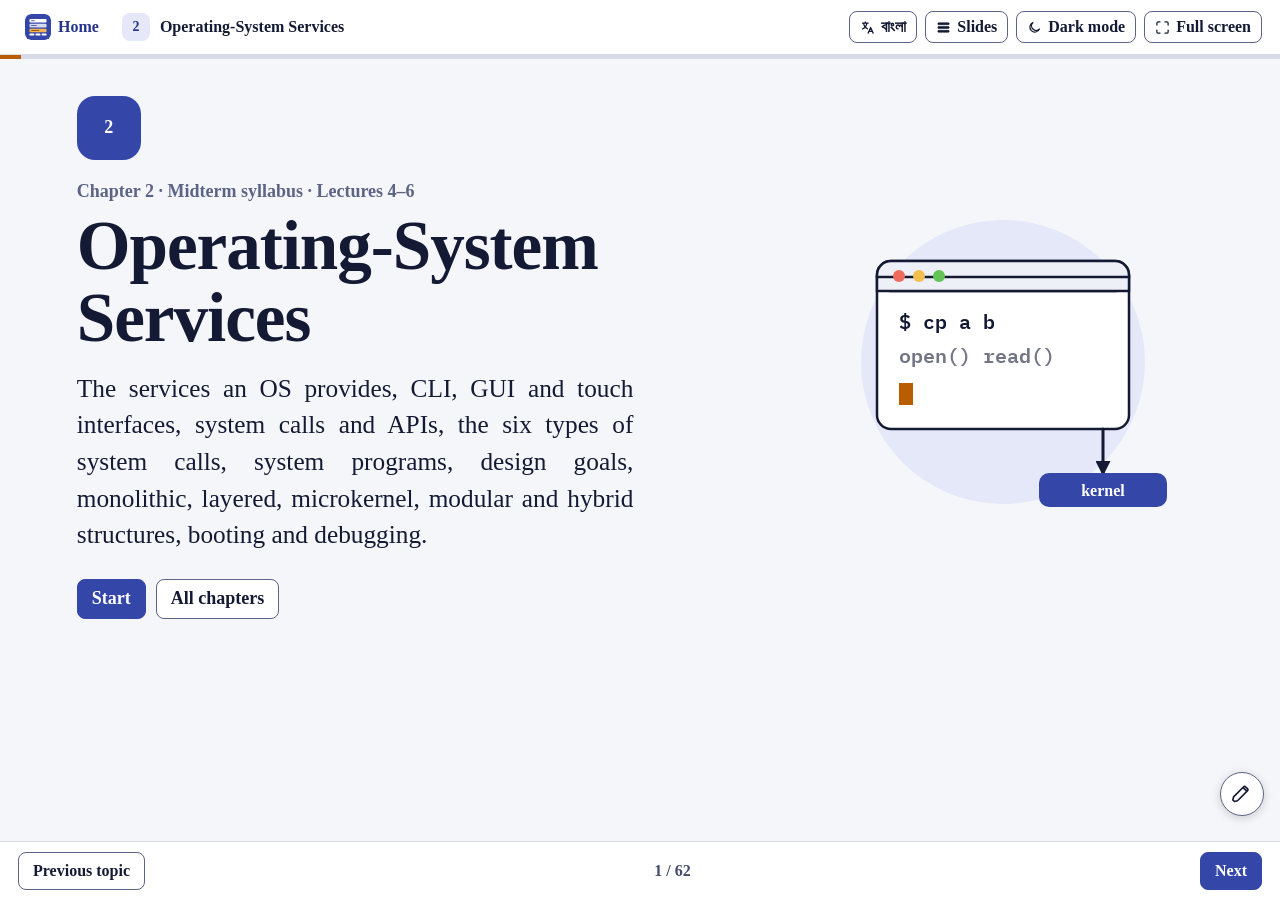
<file: topics/ch02-operating-system-services.html>
<!DOCTYPE html>
<html lang="en">
<head>
<meta charset="utf-8">
<meta name="viewport" content="width=device-width, initial-scale=1">
<title>Operating-System Services – Chapter 2 | CSE 309 Operating System</title>
<meta name="description" content="The services an OS provides, CLI, GUI and touch interfaces, system calls and APIs, the six types of system calls, system programs, design goals, monolithic, layered, microkernel, modular and hybrid structures, booting and debugging. Interactive slides, diagrams, simulators and a quiz for chapter 2 of the CSE 309 Operating System course.">
<meta name="keywords" content="operating system services, system call, API, POSIX, Win32, types of system calls, fork open read write, system programs, ABI, monolithic kernel, layered OS, microkernel, Mach, loadable kernel modules, hybrid kernel, Android architecture, iOS, GRUB, UEFI, strace, CSE 309">
<meta name="author" content="Operating System Notes">
<meta name="robots" content="index, follow, max-image-preview:large">
<meta name="theme-color" content="#3446A8" media="(prefers-color-scheme: light)">
<meta name="theme-color" content="#0B0E1A" media="(prefers-color-scheme: dark)">
<link rel="canonical" href="https://ayan-1829.github.io/CSE-309-Operating-System/topics/ch02-operating-system-services.html">
<link rel="icon" type="image/svg+xml" href="../img/logo-mark.svg">
<link rel="icon" type="image/png" sizes="32x32" href="../img/favicon-32.png">
<link rel="icon" type="image/png" sizes="16x16" href="../img/favicon-16.png">
<link rel="apple-touch-icon" href="../img/apple-touch-icon.png">
<link rel="manifest" href="../site.webmanifest">
<meta property="og:type" content="article">
<meta property="og:site_name" content="Operating System (CSE 309)">
<meta property="og:locale" content="en_US">
<meta property="og:title" content="Operating-System Services – Chapter 2 | CSE 309 Operating System">
<meta property="og:description" content="The services an OS provides, CLI, GUI and touch interfaces, system calls and APIs, the six types of system calls, system programs, design goals, monolithic, layered, microkernel, modular and hybrid structures, booting and debugging. Interactive slides, diagrams, simulators and a quiz for chapter 2 of the CSE 309 Operating System course.">
<meta property="og:url" content="https://ayan-1829.github.io/CSE-309-Operating-System/topics/ch02-operating-system-services.html">
<meta property="og:image" content="https://ayan-1829.github.io/CSE-309-Operating-System/img/og/ch02-operating-system-services.png?v=2">
<meta property="og:image:type" content="image/png">
<meta property="og:image:width" content="1200">
<meta property="og:image:height" content="630">
<meta property="og:image:alt" content="Operating-System Services – Chapter 2 | CSE 309 Operating System">
<meta name="twitter:card" content="summary_large_image">
<meta name="twitter:title" content="Operating-System Services – Chapter 2 | CSE 309 Operating System">
<meta name="twitter:description" content="The services an OS provides, CLI, GUI and touch interfaces, system calls and APIs, the six types of system calls, system programs, design goals, monolithic, layered, microkernel, modular and hybrid structures, booting and debugging. Interactive slides, diagrams, simulators and a quiz for chapter 2 of the CSE 309 Operating System course.">
<meta name="twitter:image" content="https://ayan-1829.github.io/CSE-309-Operating-System/img/og/ch02-operating-system-services.png?v=2">
<meta name="twitter:image:alt" content="Operating-System Services – Chapter 2 | CSE 309 Operating System">
<script type="application/ld+json">{"@context": "https://schema.org", "@type": "LearningResource", "name": "Operating-System Services", "description": "The services an OS provides, CLI, GUI and touch interfaces, system calls and APIs, the six types of system calls, system programs, design goals, monolithic, layered, microkernel, modular and hybrid structures, booting and debugging.", "position": 2, "educationalLevel": "Undergraduate", "learningResourceType": "Lecture slides", "inLanguage": "en", "isAccessibleForFree": true, "teaches": ["The OS offers services for users (UI, program execution, I/O, files, communication, error detection) and for the system (resource allocation, logging, protection).", "Programs reach the services through system calls, usually via an API such as POSIX or Win32; the system-call interface dispatches by number.", "System calls fall into six types: process control, file management, device management, information maintenance, communications, protection.", "System programs define most users’ view of the OS; apps are OS specific because system calls and ABIs differ.", "Structures: monolithic (UNIX, Linux), layered, microkernel (Mach), modules, and hybrids (Windows, macOS, iOS, Android).", "A bootstrap loader (BIOS/UEFI, GRUB) loads the kernel; logs, core dumps, top, strace, gdb and perf help debugging and tuning."], "keywords": "operating system services, system call, API, POSIX, Win32, types of system calls, fork open read write, system programs, ABI, monolithic kernel, layered OS, microkernel, Mach, loadable kernel modules, hybrid kernel, Android architecture, iOS, GRUB, UEFI, strace, CSE 309", "url": "https://ayan-1829.github.io/CSE-309-Operating-System/topics/ch02-operating-system-services.html", "image": "https://ayan-1829.github.io/CSE-309-Operating-System/img/og/ch02-operating-system-services.png", "isPartOf": {"@type": "Course", "name": "Operating System", "courseCode": "CSE 309", "url": "https://ayan-1829.github.io/CSE-309-Operating-System/"}}</script>
<script type="application/ld+json">{"@context": "https://schema.org", "@type": "BreadcrumbList", "itemListElement": [{"@type": "ListItem", "position": 1, "name": "Operating System", "item": "https://ayan-1829.github.io/CSE-309-Operating-System/"}, {"@type": "ListItem", "position": 2, "name": "Chapter 2: Operating-System Services", "item": "https://ayan-1829.github.io/CSE-309-Operating-System/topics/ch02-operating-system-services.html"}]}</script>
<link rel="preconnect" href="https://fonts.googleapis.com">
<link rel="preconnect" href="https://fonts.gstatic.com" crossorigin>
<link href="https://fonts.googleapis.com/css2?family=IBM+Plex+Mono:wght@400;500;600&display=swap" rel="stylesheet">
<link rel="stylesheet" href="../css/style.css">
</head>
<body class="deck-page">
<div class="sr-only" id="live" aria-live="polite"></div>
<header class="deck-bar">
  <a class="home-link" href="../index.html" aria-label="Home: all chapters"><img src="../img/logo-mark.svg" alt="" width="26" height="26"><span>Home</span></a>
  <div class="deck-title"><span class="badge">2</span><span>Operating-System Services</span></div>
  <div class="deck-actions">
    <button type="button" class="btn sm" id="btn-menu" aria-expanded="false" aria-controls="slide-menu" aria-label="Slides"><svg class="btn-ic" viewBox="0 0 24 24" fill="currentColor" stroke="none" aria-hidden="true"><rect x="3" y="4.5" width="18" height="3" rx="1"></rect><rect x="3" y="10.5" width="18" height="3" rx="1"></rect><rect x="3" y="16.5" width="18" height="3" rx="1"></rect></svg><span>Slides</span></button>
    <button type="button" class="btn sm" id="btn-theme" aria-pressed="false" aria-label="Toggle dark mode"><svg class="btn-ic" viewBox="0 0 24 24" fill="none" stroke-width="2" stroke-linecap="round" stroke-linejoin="round" aria-hidden="true"><path d="M20 14.5A8 8 0 1 1 9.5 4a6.5 6.5 0 0 0 10.5 10.5Z"></path></svg><span>Dark mode</span></button>
    <button type="button" class="btn sm" id="btn-fs" aria-pressed="false" aria-label="Full screen"><svg class="btn-ic" viewBox="0 0 24 24" fill="none" stroke-width="2" stroke-linecap="round" stroke-linejoin="round" aria-hidden="true"><path d="M8 3H5a2 2 0 0 0-2 2v3M16 3h3a2 2 0 0 1 2 2v3M8 21H5a2 2 0 0 1-2-2v-3M16 21h3a2 2 0 0 0 2-2v-3"></path></svg><span>Full screen</span></button>
  </div>
</header>
<div class="deck-progress"><i id="progress-fill"></i></div>
<main class="deck" id="deck">
<section class="slide title-slide" data-title="Operating-System Services" aria-label="Operating-System Services" tabindex="-1"><div class="slide-inner">
<span class="topic-art" data-art="2" aria-hidden="true"></span>
<span class="badge big">2</span>
<p class="kicker">Chapter 2 · Midterm syllabus · Lectures 4–6</p>
<h1>Operating-System Services</h1>
<p class="lead">The services an OS provides, CLI, GUI and touch interfaces, system calls and APIs, the six types of system calls, system programs, design goals, monolithic, layered, microkernel, modular and hybrid structures, booting and debugging.</p>
<div class="row"><a class="btn pri" href="#s=2">Start</a><a class="btn" href="../index.html">All chapters</a></div>
</div></section>
<section class="slide " data-title="Why this matters" aria-label="Why this matters" tabindex="-1"><div class="slide-inner">
<p class="kicker">Before we start</p><h2>Why this matters</h2><div class="hook"><p class="q">Your program wants to read a file. It can’t just walk into the disk, the way a customer can’t walk into the bank vault. It fills in a form and asks the teller.</p><p>That form is a <b>system call</b>, and the teller is the kernel. System calls are the boundary between your code and the hardware, and every OS organises the code behind that counter differently.</p><p>This chapter shows what the OS offers, how a request crosses into the kernel, and how operating systems are structured.</p></div>
</div></section>
<section class="slide " data-title="Outline" aria-label="Outline" tabindex="-1"><div class="slide-inner">
<p class="kicker">Chapter 2 · Lectures 4–6</p><h2>Outline</h2><p class="muted">Select a topic to jump to the slide that explains it.</p><ol class="outline-list"><li><a href="#s=4">Operating system services</a></li><li><a href="#s=8">User and operating-system interface</a></li><li><a href="#s=11">System calls</a></li><li><a href="#s=16">Types of system calls</a></li><li><a href="#s=22">System services</a></li><li><a href="#s=26">Why applications are OS specific</a></li><li><a href="#s=27">Design and implementation</a></li><li><a href="#s=29">Operating system structure</a></li><li><a href="#s=38">Building and booting an operating system</a></li><li><a href="#s=42">Operating system debugging</a></li></ol>
</div></section>
<section class="slide " data-title="Operating system services" aria-label="Operating system services" tabindex="-1"><div class="slide-inner">
<p class="kicker">Operating system services</p><h2>Operating system services</h2><p>Operating systems provide an environment for execution of programs and services to programs and users.</p><p>One set of operating-system services provides functions that are helpful to the user:</p><ul><li><b>User interface</b> – almost all operating systems have a user interface (UI)<ul><li>Varies between command-line (CLI), graphics user interface (GUI), touch-screen, batch</li></ul></li><li><b>Program execution</b> – the system must be able to load a program into memory and to run that program, end execution, either normally or abnormally (indicating error)</li><li><b>I/O operations</b> – a running program may require I/O, which may involve a file or an I/O device</li><li><b>File-system manipulation</b> – the file system is of particular interest. Programs need to read and write files and directories, create and delete them, search them, list file information, permission management.</li></ul>
</div></section>
<section class="slide " data-title="Operating system services (cont.)" aria-label="Operating system services (cont.)" tabindex="-1"><div class="slide-inner">
<p class="kicker">Operating system services</p><h2>Operating system services (cont.)</h2><p>One set of operating-system services provides functions that are helpful to the user (cont.):</p><ul><li><b>Communications</b> – processes may exchange information, on the same computer or between computers over a network<ul><li>Communications may be via shared memory or through message passing (packets moved by the OS)</li></ul></li><li><b>Error detection</b> – OS needs to be constantly aware of possible errors<ul><li>May occur in the CPU and memory hardware, in I/O devices, in user program</li><li>For each type of error, OS should take the appropriate action to ensure correct and consistent computing</li><li>Debugging facilities can greatly enhance the user’s and programmer’s abilities to efficiently use the system</li></ul></li></ul>
</div></section>
<section class="slide " data-title="Operating system services (cont.)" aria-label="Operating system services (cont.)" tabindex="-1"><div class="slide-inner">
<p class="kicker">Operating system services</p><h2>Operating system services (cont.)</h2><p>Another set of OS functions exists for ensuring the efficient operation of the system itself via resource sharing:</p><ul><li><b>Resource allocation</b> – when multiple users or multiple jobs are running concurrently, resources must be allocated to each of them<ul><li>Many types of resources – CPU cycles, main memory, file storage, I/O devices</li></ul></li><li><b>Logging</b> – to keep track of which users use how much and what kinds of computer resources</li><li><b>Protection and security</b> – the owners of information stored in a multiuser or networked computer system may want to control use of that information, concurrent processes should not interfere with each other<ul><li><b>Protection</b> involves ensuring that all access to system resources is controlled</li><li><b>Security</b> of the system from outsiders requires user authentication, extends to defending external I/O devices from invalid access attempts</li></ul></li></ul>
</div></section>
<section class="slide " data-title="A view of operating system services" aria-label="A view of operating system services" tabindex="-1"><div class="slide-inner">
<p class="kicker">Operating system services</p><h2>A view of operating system services</h2><figure class="fig" data-fig="os-services"><figcaption>User programs reach the services through the user interfaces and the system calls.</figcaption></figure>
</div></section>
<section class="slide " data-title="Command line interpreter" aria-label="Command line interpreter" tabindex="-1"><div class="slide-inner">
<p class="kicker">User and operating-system interface</p><h2>Command line interpreter</h2><div class="cols "><div><ul><li>CLI allows direct command entry</li><li>Sometimes implemented in kernel, sometimes by systems program</li><li>Sometimes multiple flavors implemented – <b>shells</b></li><li>Primarily fetches a command from user and executes it</li><li>Sometimes commands built-in, sometimes just names of programs<ul><li>If the latter, adding new features doesn’t require shell modification</li></ul></li></ul></div><div><div class="console"><div class="console-h">bash</div><pre class="console-body">$ ls
notes.txt  fork.c  a.out
$ cp notes.txt backup.txt
$ echo $SHELL
/bin/bash</pre></div><p class="small muted">cp is not built into the shell: it is a program in /bin, so new commands can be added without changing the shell.</p></div></div>
</div></section>
<section class="slide " data-title="User operating system interface – GUI" aria-label="User operating system interface – GUI" tabindex="-1"><div class="slide-inner">
<p class="kicker">User and operating-system interface</p><h2>User operating system interface – GUI</h2><ul><li>User-friendly <b>desktop</b> metaphor interface<ul><li>Usually mouse, keyboard, and monitor</li><li><b>Icons</b> represent files, programs, actions, etc.</li><li>Various mouse buttons over objects in the interface cause various actions (provide information, options, execute function, open directory (known as a <b>folder</b>))</li><li>Invented at Xerox PARC</li></ul></li><li>Many systems now include both CLI and GUI interfaces<ul><li>Microsoft Windows is GUI with CLI “command” shell</li><li>Apple Mac OS X is “Aqua” GUI interface with UNIX kernel underneath and shells available</li><li>Unix and Linux have CLI with optional GUI interfaces (CDE, KDE, GNOME)</li></ul></li></ul>
</div></section>
<section class="slide " data-title="Touchscreen interfaces" aria-label="Touchscreen interfaces" tabindex="-1"><div class="slide-inner">
<p class="kicker">User and operating-system interface</p><h2>Touchscreen interfaces</h2><ul><li>Touchscreen devices require new interfaces<ul><li>Mouse not possible or not desired</li><li>Actions and selection based on gestures</li><li>Virtual keyboard for text entry</li></ul></li><li>Voice commands</li></ul><div class="callout">The slide showed an iPhone home screen and the Mac OS X desktop: both are graphical interfaces on top of the same kind of kernel.</div>
</div></section>
<section class="slide " data-title="System calls" aria-label="System calls" tabindex="-1"><div class="slide-inner">
<p class="kicker">System calls</p><h2>System calls</h2><ul><li>Programming interface to the services provided by the OS</li><li>Typically written in a high-level language (C or C++)</li><li>Mostly accessed by programs via a high-level <b>Application Programming Interface (API)</b> rather than direct system call use</li><li>Three most common APIs are Win32 API for Windows, POSIX API for POSIX-based systems (including virtually all versions of UNIX, Linux, and Mac OS X), and Java API for the Java virtual machine (JVM)</li><li>Note that the system-call names used throughout this text are generic</li></ul>

<div class="applinks" role="group" aria-label="Explore further"><span class="al-h">Explore further</span><a class="al al-itc" href="https://ayan-1829.github.io/inside-the-computer/parts/x86-control.html" target="_blank" rel="noopener"><span class="al-app">Inside the Computer</span><span class="al-t">8086 control transfer (CALL, INT)</span></a></div>
</div></section>
<section class="slide " data-title="Example of system calls" aria-label="Example of system calls" tabindex="-1"><div class="slide-inner">
<p class="kicker">Interactive</p><h2>Example of system calls</h2><p>System call sequence to copy the contents of one file to another file:</p>
</div></section>
<section class="slide " data-title="Example of system calls (cont.)" aria-label="Example of system calls (cont.)" tabindex="-1"><div class="slide-inner">
<p class="kicker">Interactive</p><h2>Example of system calls (cont.)</h2><div data-demo="copy-file"></div>
</div></section>
<section class="slide " data-title="The copy program in C" aria-label="The copy program in C" tabindex="-1"><div class="slide-inner">
<p class="kicker">Code and output</p><h2>The copy program in C</h2><div class="co-h"><span>copy.c — every commented line is a system call</span></div><pre class="code small-code">#include &lt;fcntl.h&gt;
#include &lt;stdio.h&gt;
#include &lt;unistd.h&gt;

int main(void)
{
    char buf[64];
    ssize_t n, total = 0;

    int in  = open(&quot;notes.txt&quot;, O_RDONLY);                       /* system call */
    int out = open(&quot;copy.txt&quot;, O_WRONLY | O_CREAT | O_TRUNC, 0644); /* system call */
    if (in &lt; 0 || out &lt; 0) { perror(&quot;open&quot;); return 1; }

    while ((n = read(in, buf, sizeof buf)) &gt; 0) {  /* system call */</pre>
</div></section>
<section class="slide " data-title="The copy program in C (cont.)" aria-label="The copy program in C (cont.)" tabindex="-1"><div class="slide-inner">
<p class="kicker">Code and output</p><h2>The copy program in C (cont.)</h2><pre data-start="15" class="code small-code">        write(out, buf, n);                        /* system call */
        total += n;
    }
    close(in);                                     /* system call */
    close(out);                                    /* system call */
    printf(&quot;copied %zd bytes\n&quot;, total);           /* write() inside */
    return 0;
}</pre><div class="co-h"><span>Output</span></div><div class="console runnable" data-cmd="./copy        # copies notes.txt to copy.txt" data-out="copied 48 bytes"><div class="console-h"><span>Terminal</span><button type="button" class="run-btn">▶ Run</button></div><pre class="console-body">$ ./copy        # copies notes.txt to copy.txt
copied 48 bytes</pre></div><p class="co-note">Run <code>strace ./copy</code> on Linux to see each call listed with its arguments and return value.</p>
</div></section>
<section class="slide " data-title="API – system call – OS relationship" aria-label="API – system call – OS relationship" tabindex="-1"><div class="slide-inner">
<p class="kicker">System calls</p><h2>API – system call – OS relationship</h2><figure class="fig" data-fig="api-syscall"><figcaption>The system-call interface finds the kernel routine through a table indexed by the system-call number i.</figcaption></figure>
</div></section>
<section class="slide " data-title="API – system call – OS relationship (cont.)" aria-label="API – system call – OS relationship (cont.)" tabindex="-1"><div class="slide-inner">
<p class="kicker">System calls</p><h2>API – system call – OS relationship (cont.)</h2><ul><li>The program calls <code>open()</code> in the API (a library function).</li><li>The library puts the system-call number in a register and traps into the kernel.</li><li>The system-call interface looks up entry <b>i</b> in its table and runs the kernel implementation of <code>open()</code>.</li><li>The return status and any values go back to the program.</li></ul>
</div></section>
<section class="slide " data-title="The journey of a system call" aria-label="The journey of a system call" tabindex="-1"><div style="zoom:0.98;" class="slide-inner">
<p class="kicker">Animated</p><h2>The journey of a system call</h2><div data-demo="flow" data-anim="syscall"></div>
</div></section>
<section class="slide " data-title="Types of system calls" aria-label="Types of system calls" tabindex="-1"><div class="slide-inner">
<p class="kicker">Types of system calls</p><h2>Types of system calls</h2><div class="cols "><div><h3>Process control</h3><ul><li>create process, terminate process</li><li>end, abort</li><li>load, execute</li><li>get process attributes, set process attributes</li><li>wait for time</li><li>wait event, signal event</li><li>allocate and free memory</li><li>Dump memory if error</li><li><b>Debugger</b> for determining <b>bugs</b>, <b>single step</b> execution</li><li><b>Locks</b> for managing access to shared data between processes</li></ul></div><div><h3>File management</h3><ul><li>create file, delete file</li><li>open, close file</li><li>read, write, reposition</li><li>get and set file attributes</li></ul><h3>Device management</h3><ul><li>request device, release device</li><li>read, write, reposition</li><li>get device attributes, set device attributes</li><li>logically attach or detach devices</li></ul></div></div>
</div></section>
<section class="slide " data-title="Types of system calls (cont.)" aria-label="Types of system calls (cont.)" tabindex="-1"><div class="slide-inner">
<p class="kicker">Types of system calls</p><h2>Types of system calls (cont.)</h2><div class="cols "><div><h3>Information maintenance</h3><ul><li>get time or date, set time or date</li><li>get system data, set system data</li><li>get and set process, file, or device attributes</li></ul><h3>Protection</h3><ul><li>Control access to resources</li><li>Get and set permissions</li><li>Allow and deny user access</li></ul></div><div><h3>Communications</h3><ul><li>create, delete communication connection</li><li>send, receive messages if <b>message passing model</b> to <b>host name</b> or <b>process name</b><ul><li>From <b>client</b> to <b>server</b></li></ul></li><li><b>Shared-memory model</b> create and gain access to memory regions</li><li>transfer status information</li><li>attach and detach remote devices</li></ul></div></div>
</div></section>
<section class="slide " data-title="Examples of Windows and Unix system calls" aria-label="Examples of Windows and Unix system calls" tabindex="-1"><div style="zoom:0.91;" class="slide-inner">
<p class="kicker">Types of system calls</p><h2>Examples of Windows and Unix system calls</h2><div class="scrollx"><table class="doc"><thead><tr><th>Type</th><th>Windows</th><th>Unix</th></tr></thead><tbody><tr><td>Process control</td><td>CreateProcess()<br>ExitProcess()<br>WaitForSingleObject()</td><td>fork()<br>exit()<br>wait()</td></tr><tr><td>File management</td><td>CreateFile()<br>ReadFile()<br>WriteFile()<br>CloseHandle()</td><td>open()<br>read()<br>write()<br>close()</td></tr><tr><td>Device management</td><td>SetConsoleMode()<br>ReadConsole()<br>WriteConsole()</td><td>ioctl()<br>read()<br>write()</td></tr><tr><td>Information maintenance</td><td>GetCurrentProcessID()<br>SetTimer()<br>Sleep()</td><td>getpid()<br>alarm()<br>sleep()</td></tr><tr><td>Communications</td><td>CreatePipe()<br>CreateFileMapping()<br>MapViewOfFile()</td><td>pipe()<br>shm_open()<br>mmap()</td></tr><tr><td>Protection</td><td>SetFileSecurity()<br>InitializeSecurityDescriptor()<br>SetSecurityDescriptorGroup()</td><td>chmod()<br>umask()<br>chown()</td></tr></tbody></table></div>
</div></section>
<section class="slide " data-title="Classify the calls" aria-label="Classify the calls" tabindex="-1"><div class="slide-inner">
<p class="kicker">Interactive</p><h2>Classify the calls</h2><div data-demo="syscall-sort"></div>
</div></section>
<section class="slide " data-title="Standard C library example" aria-label="Standard C library example" tabindex="-1"><div class="slide-inner">
<p class="kicker">Types of system calls</p><h2>Standard C library example</h2><p>C program invoking the <code>printf()</code> library call, which calls the <code>write()</code> system call.</p><pre class="code">#include &lt;stdio.h&gt;
int main()
{
   printf(&quot;Greetings&quot;);
   return 0;
}</pre>
</div></section>
<section class="slide " data-title="Standard C library example (cont.)" aria-label="Standard C library example (cont.)" tabindex="-1"><div class="slide-inner">
<p class="kicker">Types of system calls</p><h2>Standard C library example (cont.)</h2><figure class="fig" data-fig="printf-flow"><figcaption>printf() runs in user mode inside the C library; only write() enters the kernel.</figcaption></figure>
</div></section>
<section class="slide " data-title="printf( ) and write( ): run it" aria-label="printf( ) and write( ): run it" tabindex="-1"><div class="slide-inner">
<p class="kicker">Code and output</p><h2>printf( ) and write( ): run it</h2><div class="codeout"><div><div class="co-h"><span>greet.c</span></div><pre class="code small-code">#include &lt;stdio.h&gt;
#include &lt;unistd.h&gt;

int main(void)
{
    printf(&quot;Greetings from printf\n&quot;);     /* C library: formats, then calls write() */
    write(1, &quot;Greetings from write\n&quot;, 21); /* system call: fd 1 is the screen */
    return 0;
}</pre></div><div><div class="co-h"><span>Output</span></div><div class="console runnable" data-cmd="gcc greet.c -o greet -pthread &amp;&amp; ./greet" data-out="Greetings from printf
Greetings from write"><div class="console-h"><span>Terminal</span><button type="button" class="run-btn">▶ Run</button></div><pre class="console-body">$ gcc greet.c -o greet -pthread &amp;&amp; ./greet
Greetings from printf
Greetings from write</pre></div><p class="co-note">Both lines reach the screen through the <code>write()</code> system call. <code>printf()</code> first formats the text and keeps it in a buffer in user space; when the output is a file instead of the screen, that buffer is flushed only at exit, so the order can change.</p></div></div>
</div></section>
<section class="slide " data-title="System services" aria-label="System services" tabindex="-1"><div class="slide-inner">
<p class="kicker">System services</p><h2>System services</h2><div class="cols "><div><p><b>System programs</b> provide a convenient environment for program development and execution. They can be divided into:</p><ul><li>File manipulation</li><li>Status information sometimes stored in a file</li><li>Programming language support</li><li>Program loading and execution</li><li>Communications</li><li>Background services</li><li>Application programs</li></ul></div><div><div class="callout">Most users’ view of the operating system is defined by system programs, not the actual system calls.</div></div></div>
</div></section>
<section class="slide " data-title="System services (cont.)" aria-label="System services (cont.)" tabindex="-1"><div class="slide-inner">
<p class="kicker">System services</p><h2>System services (cont.)</h2><ul><li>Provide a convenient environment for program development and execution<ul><li>Some of them are simply user interfaces to system calls; others are considerably more complex</li></ul></li><li><b>File management</b> – create, delete, copy, rename, print, dump, list, and generally manipulate files and directories</li><li><b>Status information</b><ul><li>Some ask the system for info – date, time, amount of available memory, disk space, number of users</li><li>Others provide detailed performance, logging, and debugging information</li><li>Typically, these programs format and print the output to the terminal or other output devices</li><li>Some systems implement a <b>registry</b> – used to store and retrieve configuration information</li></ul></li></ul>
</div></section>
<section class="slide " data-title="System services (cont.)" aria-label="System services (cont.)" tabindex="-1"><div class="slide-inner">
<p class="kicker">System services</p><h2>System services (cont.)</h2><ul><li><b>File modification</b><ul><li>Text editors to create and modify files</li><li>Special commands to search contents of files or perform transformations of the text</li></ul></li><li><b>Programming-language support</b> – compilers, assemblers, debuggers and interpreters sometimes provided</li><li><b>Program loading and execution</b> – absolute loaders, relocatable loaders, linkage editors, and overlay-loaders, debugging systems for higher-level and machine language</li><li><b>Communications</b> – provide the mechanism for creating virtual connections among processes, users, and computer systems<ul><li>Allow users to send messages to one another’s screens, browse web pages, send electronic-mail messages, log in remotely, transfer files from one machine to another</li></ul></li></ul>
</div></section>
<section class="slide " data-title="System services (cont.)" aria-label="System services (cont.)" tabindex="-1"><div class="slide-inner">
<p class="kicker">System services</p><h2>System services (cont.)</h2><div class="vs"><div><h4>Background services</h4><ul><li>Launch at boot time: some for system startup, then terminate; some from system boot to shutdown</li><li>Provide facilities like disk checking, process scheduling, error logging, printing</li><li>Run in user context not kernel context</li><li>Known as <b>services</b>, <b>subsystems</b>, <b>daemons</b></li></ul></div><div><h4>Application programs</h4><ul><li>Don’t pertain to system</li><li>Run by users</li><li>Not typically considered part of OS</li><li>Launched by command line, mouse click, finger poke</li></ul></div></div>
</div></section>
<section class="slide " data-title="Why applications are operating system specific" aria-label="Why applications are operating system specific" tabindex="-1"><div class="slide-inner">
<p class="kicker">Why applications are OS specific</p><h2>Why applications are operating system specific</h2><ul><li>Apps compiled on one operating system usually not executable on other operating systems</li><li>Each operating system provides its own unique system calls<ul><li>Own file formats, etc.</li></ul></li><li>Apps can be multi-operating system<ul><li>Written in interpreted language like Python, Ruby, and interpreter available on multiple operating systems</li><li>App written in language that includes a VM containing the running app (like Java)</li><li>Use standard language (like C), compile separately on each operating system to run on each</li></ul></li><li><b>Application Binary Interface (ABI)</b> is architecture equivalent of API, defines how different components of binary code can interface for a given operating system on a given architecture, CPU, etc.</li></ul>
</div></section>
<section class="slide " data-title="Design and implementation" aria-label="Design and implementation" tabindex="-1"><div class="slide-inner">
<p class="kicker">Design and implementation</p><h2>Design and implementation</h2><ul><li>Design and implementation of OS is not “solvable”, but some approaches have proven successful</li><li>Internal structure of different operating systems can vary widely</li><li>Start the design by defining goals and specifications</li><li>Affected by choice of hardware, type of system</li><li><b>User</b> goals and <b>system</b> goals<ul><li>User goals – operating system should be convenient to use, easy to learn, reliable, safe, and fast</li><li>System goals – operating system should be easy to design, implement, and maintain, as well as flexible, reliable, error-free, and efficient</li></ul></li><li>Specifying and designing an OS is highly creative task of <b>software engineering</b></li></ul>
</div></section>
<section class="slide " data-title="Implementation" aria-label="Implementation" tabindex="-1"><div class="slide-inner">
<p class="kicker">Design and implementation</p><h2>Implementation</h2><div class="cols "><div><ul><li>Much variation<ul><li>Early OSes in assembly language</li><li>Then system programming languages like Algol, PL/1</li><li>Now C, C++</li></ul></li><li>Actually usually a mix of languages<ul><li>Lowest levels in assembly</li><li>Main body in C</li><li>Systems programs in C, C++, scripting languages like PERL, Python, shell scripts</li></ul></li></ul></div><div><ul><li>More high-level language easier to <b>port</b> to other hardware<ul><li>But slower</li></ul></li><li><b>Emulation</b> can allow an OS to run on non-native hardware</li></ul></div></div>
</div></section>
<section class="slide " data-title="Operating system structure" aria-label="Operating system structure" tabindex="-1"><div class="slide-inner">
<p class="kicker">Operating system structure</p><h2>Operating system structure</h2><div class="cols "><div><ul><li>General-purpose OS is very large program</li><li>Various ways to structure ones<ul><li>Simple structure – MS-DOS</li><li>More complex – UNIX</li><li>Layered – an abstraction</li><li>Microkernel – Mach</li></ul></li></ul></div><div><div class="tgrid"><div class="tcard"><h4>Monolithic</h4>everything in one kernel</div><div class="tcard"><h4>Layered</h4>each layer uses only lower layers</div><div class="tcard"><h4>Microkernel</h4>minimal kernel, services in user space</div><div class="tcard"><h4>Modules / hybrid</h4>loadable pieces, mixed models</div></div></div></div>
</div></section>
<section class="slide " data-title="Monolithic structure – original UNIX" aria-label="Monolithic structure – original UNIX" tabindex="-1"><div class="slide-inner">
<p class="kicker">Operating system structure</p><h2>Monolithic structure – original UNIX</h2><ul><li>UNIX – limited by hardware functionality, the original UNIX operating system had limited structuring.</li><li>The UNIX OS consists of two separable parts<ul><li>Systems programs</li><li>The kernel<ul><li>Consists of everything below the system-call interface and above the physical hardware</li><li>Provides the file system, CPU scheduling, memory management, and other operating-system functions; a large number of functions for one level</li></ul></li></ul></li></ul>
</div></section>
<section class="slide " data-title="Monolithic structure – original UNIX (cont.)" aria-label="Monolithic structure – original UNIX (cont.)" tabindex="-1"><div class="slide-inner">
<p class="kicker">Operating system structure</p><h2>Monolithic structure – original UNIX (cont.)</h2><figure class="fig" data-fig="unix-structure"><figcaption>Traditional UNIX system structure: beyond simple but not fully layered.</figcaption></figure>
</div></section>
<section class="slide " data-title="Linux system structure" aria-label="Linux system structure" tabindex="-1"><div class="slide-inner">
<p class="kicker">Operating system structure</p><h2>Linux system structure</h2><figure class="fig" data-fig="linux-structure"><figcaption>Monolithic plus modular design.</figcaption></figure>
</div></section>
<section class="slide " data-title="Linux system structure (cont.)" aria-label="Linux system structure (cont.)" tabindex="-1"><div class="slide-inner">
<p class="kicker">Operating system structure</p><h2>Linux system structure (cont.)</h2><ul><li>The whole kernel runs in one address space (monolithic): fast, because services call each other directly.</li><li>Loadable kernel modules (for example device drivers) can be added and removed while the system runs.</li></ul>
</div></section>
<section class="slide " data-title="Layered approach" aria-label="Layered approach" tabindex="-1"><div class="slide-inner">
<p class="kicker">Operating system structure</p><h2>Layered approach</h2><ul><li>The operating system is divided into a number of layers (levels), each built on top of lower layers. The bottom layer (layer 0) is the hardware; the highest (layer N) is the user interface.</li><li>With modularity, layers are selected such that each uses functions (operations) and services of only lower-level layers</li></ul>
</div></section>
<section class="slide " data-title="Layered approach (cont.)" aria-label="Layered approach (cont.)" tabindex="-1"><div class="slide-inner">
<p class="kicker">Operating system structure</p><h2>Layered approach (cont.)</h2><figure class="fig" data-fig="layered"><figcaption>A layered operating system.</figcaption></figure>
</div></section>
<section class="slide " data-title="Microkernels" aria-label="Microkernels" tabindex="-1"><div class="slide-inner">
<p class="kicker">Operating system structure</p><h2>Microkernels</h2><ul><li>Moves as much from the kernel into user space</li><li><b>Mach</b> is an example of microkernel<ul><li>Mac OS X kernel (<b>Darwin</b>) partly based on Mach</li></ul></li><li>Communication takes place between user modules using <b>message passing</b></li><li>Benefits:<ul><li>Easier to extend a microkernel</li><li>Easier to port the operating system to new architectures</li><li>More reliable (less code is running in kernel mode)</li><li>More secure</li></ul></li><li>Detriments:<ul><li>Performance overhead of user space to kernel space communication</li></ul></li></ul>
</div></section>
<section class="slide " data-title="Microkernels (cont.)" aria-label="Microkernels (cont.)" tabindex="-1"><div class="slide-inner">
<p class="kicker">Operating system structure</p><h2>Microkernels (cont.)</h2><figure class="fig" data-fig="microkernel"><figcaption>Microkernel system structure.</figcaption></figure>
</div></section>
<section class="slide " data-title="Modules" aria-label="Modules" tabindex="-1"><div class="slide-inner">
<p class="kicker">Operating system structure</p><h2>Modules</h2><ul><li>Many modern operating systems implement <b>loadable kernel modules (LKMs)</b><ul><li>Uses object-oriented approach</li><li>Each core component is separate</li><li>Each talks to the others over known interfaces</li><li>Each is loadable as needed within the kernel</li></ul></li><li>Overall, similar to layers but with more flexible<ul><li>Linux, Solaris, etc.</li></ul></li></ul>
</div></section>
<section class="slide " data-title="Hybrid systems" aria-label="Hybrid systems" tabindex="-1"><div class="slide-inner">
<p class="kicker">Operating system structure</p><h2>Hybrid systems</h2><ul><li>Most modern operating systems are not one pure model<ul><li>Hybrid combines multiple approaches to address performance, security, usability needs</li><li>Linux and Solaris kernels in kernel address space, so monolithic, plus modular for dynamic loading of functionality</li><li>Windows mostly monolithic, plus microkernel for different subsystem <b>personalities</b></li></ul></li><li>Apple Mac OS X hybrid, layered, <b>Aqua</b> UI plus <b>Cocoa</b> programming environment<ul><li>Below is kernel consisting of Mach microkernel and BSD Unix parts, plus I/O kit and dynamically loadable modules (called <b>kernel extensions</b>)</li></ul></li></ul>
</div></section>
<section class="slide " data-title="Hybrid systems (cont.)" aria-label="Hybrid systems (cont.)" tabindex="-1"><div class="slide-inner">
<p class="kicker">Operating system structure</p><h2>Hybrid systems (cont.)</h2><figure class="fig" data-fig="macos-ios"><figcaption>macOS and iOS structure.</figcaption></figure>
</div></section>
<section class="slide " data-title="iOS" aria-label="iOS" tabindex="-1"><div class="slide-inner">
<p class="kicker">Operating system structure</p><h2>iOS</h2><ul><li>Apple mobile OS for <b>iPhone</b>, <b>iPad</b><ul><li>Structured on Mac OS X, added functionality</li><li>Does not run OS X applications natively<ul><li>Also runs on different CPU architecture (ARM vs. Intel)</li></ul></li><li><b>Cocoa Touch</b> Objective-C API for developing apps</li><li><b>Media services</b> layer for graphics, audio, video</li><li><b>Core services</b> provides cloud computing, databases</li><li>Core operating system, based on Mac OS X kernel</li></ul></li></ul>
</div></section>
<section class="slide " data-title="iOS (cont.)" aria-label="iOS (cont.)" tabindex="-1"><div class="slide-inner">
<p class="kicker">Operating system structure</p><h2>iOS (cont.)</h2><figure class="fig" data-fig="ios-stack"><figcaption>The four layers of iOS.</figcaption></figure>
</div></section>
<section class="slide " data-title="Android" aria-label="Android" tabindex="-1"><div class="slide-inner">
<p class="kicker">Operating system structure</p><h2>Android</h2><ul><li>Developed by Open Handset Alliance (mostly Google)<ul><li>Open source</li></ul></li><li>Similar stack to iOS</li><li>Based on Linux kernel but modified<ul><li>Provides process, memory, device-driver management</li><li>Adds power management</li></ul></li><li>Runtime environment includes core set of libraries and Dalvik virtual machine<ul><li>Apps developed in Java plus Android API</li><li>Java class files compiled to Java bytecode then translated to executable that runs in Dalvik VM<ul></ul></li></ul></li><li>Libraries include frameworks for web browser (webkit), database (SQLite), multimedia, smaller libc</li></ul>
</div></section>
<section class="slide " data-title="Android (cont.)" aria-label="Android (cont.)" tabindex="-1"><div class="slide-inner">
<p class="kicker">Operating system structure</p><h2>Android (cont.)</h2><figure class="fig" data-fig="android-arch"><figcaption>Android architecture.</figcaption></figure>
</div></section>
<section class="slide " data-title="Building and booting an operating system" aria-label="Building and booting an operating system" tabindex="-1"><div class="slide-inner">
<p class="kicker">Building and booting an operating system</p><h2>Building and booting an operating system</h2><ul><li>Operating systems generally designed to run on a class of systems with variety of peripherals</li><li>Commonly, operating system already installed on purchased computer<ul><li>But can build and install some other operating systems</li><li>If generating an operating system from scratch<ul><li>Write the operating system source code</li><li>Configure the operating system for the system on which it will run</li><li>Compile the operating system</li><li>Install the operating system</li><li>Boot the computer and its new operating system</li></ul></li></ul></li></ul>
</div></section>
<section class="slide " data-title="Building and booting Linux" aria-label="Building and booting Linux" tabindex="-1"><div class="slide-inner">
<p class="kicker">Building and booting an operating system</p><h2>Building and booting Linux</h2><div class="cols "><div><ul><li>Download Linux source code (<a href="https://www.kernel.org" target="_blank" rel="noopener noreferrer">kernel.org</a>)</li><li>Configure kernel via <code>make menuconfig</code></li><li>Compile the kernel using <code>make</code><ul><li>Produces <code>vmlinuz</code>, the kernel image</li><li>Compile kernel modules via <code>make modules</code></li><li>Install kernel modules into vmlinuz via <code>make modules_install</code></li><li>Install new kernel on the system via <code>make install</code></li></ul></li></ul></div><div><div class="console"><div class="console-h">terminal</div><pre class="console-body">$ make menuconfig
$ make
$ make modules
$ sudo make modules_install
$ sudo make install</pre></div></div></div>
</div></section>
<section class="slide " data-title="System boot" aria-label="System boot" tabindex="-1"><div class="slide-inner">
<p class="kicker">Building and booting an operating system</p><h2>System boot</h2><ul><li>When power initialized on system, execution starts at a fixed memory location</li><li>Operating system must be made available to hardware so hardware can start it<ul><li>Small piece of code – <b>bootstrap loader</b>, <b>BIOS</b>, stored in <b>ROM</b> or <b>EEPROM</b> locates the kernel, loads it into memory, and starts it</li><li>Sometimes two-step process where <b>boot block</b> at fixed location loaded by ROM code, which loads bootstrap loader from disk</li><li>Modern systems replace BIOS with <b>Unified Extensible Firmware Interface (UEFI)</b></li></ul></li><li>Common bootstrap loader, <b>GRUB</b>, allows selection of kernel from multiple disks, versions, kernel options</li><li>Kernel loads and system is then <b>running</b></li><li>Boot loaders frequently allow various boot states, such as single user mode</li></ul><div class="flow"><span>power on</span><i>→</i><span>BIOS / UEFI</span><i>→</i><span>boot block</span><i>→</i><span>GRUB</span><i>→</i><span>kernel</span><i>→</i><span>running</span></div>

<div class="applinks" role="group" aria-label="Explore further"><span class="al-h">Explore further</span><a class="al al-itc" href="https://ayan-1829.github.io/inside-the-computer/parts/bios.html" target="_blank" rel="noopener"><span class="al-app">Inside the Computer</span><span class="al-t">BIOS chip</span></a><a class="al al-itc" href="https://ayan-1829.github.io/inside-the-computer/parts/ic-w25q128.html" target="_blank" rel="noopener"><span class="al-app">Inside the Computer</span><span class="al-t">W25Q128 chip (flash)</span></a><a class="al al-itc" href="https://ayan-1829.github.io/inside-the-computer/parts/storage.html" target="_blank" rel="noopener"><span class="al-app">Inside the Computer</span><span class="al-t">Storage</span></a></div>
</div></section>
<section class="slide " data-title="System boot, animated" aria-label="System boot, animated" tabindex="-1"><div style="zoom:0.98;" class="slide-inner">
<p class="kicker">Animated</p><h2>System boot, animated</h2><div data-demo="flow" data-anim="boot"></div>
</div></section>
<section class="slide " data-title="Operating-system debugging" aria-label="Operating-system debugging" tabindex="-1"><div class="slide-inner">
<p class="kicker">Operating system debugging</p><h2>Operating-system debugging</h2><ul><li><b>Debugging</b> is finding and fixing errors, or <b>bugs</b></li><li>Also <b>performance tuning</b></li><li>OS generate <b>log files</b> containing error information</li><li>Failure of an application can generate <b>core dump</b> file capturing memory of the process</li><li>Operating system failure can generate <b>crash dump</b> file containing kernel memory</li><li>Beyond crashes, performance tuning can optimize system performance<ul><li>Sometimes using <b>trace listings</b> of activities, recorded for analysis</li><li><b>Profiling</b> is periodic sampling of instruction pointer to look for statistical trends</li></ul></li></ul><div class="callout"><b>Kernighan’s Law:</b> “Debugging is twice as hard as writing the code in the first place. Therefore, if you write the code as cleverly as possible, you are, by definition, not smart enough to debug it.”</div>
</div></section>
<section class="slide " data-title="Performance tuning" aria-label="Performance tuning" tabindex="-1"><div class="slide-inner">
<p class="kicker">Operating system debugging</p><h2>Performance tuning</h2><div class="cols "><div><ul><li>Improve performance by removing bottlenecks</li><li>OS must provide means of computing and displaying measures of system behavior</li><li>For example, <code>top</code> program or Windows Task Manager</li></ul></div><div><div class="console"><div class="console-h">top</div><pre class="console-body">Tasks: 212 total,   1 running, 211 sleeping
%Cpu(s): 12.5 us,  3.1 sy,  0.0 ni, 84.0 id
MiB Mem :  7841.2 total,  2210.5 free

  PID USER   %CPU %MEM COMMAND
 1432 ayan   35.2  4.1 firefox
  877 root    6.0  0.8 Xorg
 2210 ayan    1.3  0.5 bash</pre></div></div></div>
</div></section>
<section class="slide " data-title="Tracing" aria-label="Tracing" tabindex="-1"><div class="slide-inner">
<p class="kicker">Operating system debugging</p><h2>Tracing</h2><ul><li>Collects data for a specific event, such as steps involved in a system call invocation</li><li>Tools include<ul><li><code>strace</code> – trace system calls invoked by a process</li><li><code>gdb</code> – source-level debugger</li><li><code>perf</code> – collection of Linux performance tools</li><li><code>tcpdump</code> – collects network packets</li></ul></li></ul><div class="console"><div class="console-h">strace cat notes.txt (shortened)</div><pre class="console-body">openat(AT_FDCWD, "notes.txt", O_RDONLY) = 3
read(3, "OS notes\n", 131072)         = 9
write(1, "OS notes\n", 9)              = 9
read(3, "", 131072)                    = 0
close(3)                               = 0</pre></div>
</div></section>
<section class="slide " data-title="Worked example 1" aria-label="Worked example 1" tabindex="-1"><div class="slide-inner">
<p class="kicker">Worked example 1 of 2</p><h2>Worked example 1</h2><div class="ex"><div class="qq">Count the system calls made by a program that copies a 3-block file to a new file, prompting for both names, assuming everything succeeds.</div><details class="reveal"><summary>Show the solution</summary><div class="ans"><p>Prompt + read input name (2), prompt + read output name (2), open input (1), create output (1), then 3 × (read + write) = 6, the read that fails at end of file (1), close output (1), completion message (1), terminate (1).</p><p>Total: <b>16 system calls</b> to copy three blocks. Step through it in the copy-file tool.</p></div></details></div>
</div></section>
<section class="slide " data-title="Worked example 2" aria-label="Worked example 2" tabindex="-1"><div class="slide-inner">
<p class="kicker">Worked example 2 of 2</p><h2>Worked example 2</h2><div class="ex"><div class="qq">A microkernel OS takes 2 messages (request and reply) between a user process and the file-system server for every read. Why is it slower than a monolithic kernel, and why might a designer still choose it?</div><details class="reveal"><summary>Show the solution</summary><div class="ans"><p>Each message goes user → kernel → file-system server and back, so a read needs several mode switches and copies; a monolithic kernel calls the file-system function directly inside the kernel.</p><p>A designer accepts the overhead for the benefits: easier to extend and port, more reliable (a crashing server does not crash the kernel) and more secure, because less code runs in kernel mode.</p></div></details></div>
</div></section>
<section class="slide " data-title="Practice (1 of 2)" aria-label="Practice (1 of 2)" tabindex="-1"><div class="slide-inner">
<p class="kicker">Practice</p><h2>Practice (1 of 2)</h2><p class="muted">Try each one on paper first, then check your answer.</p><div class="ex"><div class="qq">1. List the OS services that help the user and those that help the system run efficiently.</div><details class="reveal"><summary>Show the answer</summary><div class="ans">For the user: user interface, program execution, I/O operations, file-system manipulation, communications, error detection. For the system: resource allocation, logging, protection and security.</div></details></div><div class="ex"><div class="qq">2. Why do programs normally use an API instead of calling system calls directly?</div><details class="reveal"><summary>Show the answer</summary><div class="ans">The API (Win32, POSIX, Java) is portable and easier to use; the library hides the details of passing parameters and trapping into the kernel, so programs work across versions and systems that provide the same API.</div></details></div><div class="ex"><div class="qq">3. Give the type of each call: fork(), ioctl(), getpid(), shm_open(), chmod(), CloseHandle().</div><details class="reveal"><summary>Show the answer</summary><div class="ans">Process control; device management; information maintenance; communications; protection; file management.</div></details></div>
</div></section>
<section class="slide " data-title="Practice (2 of 2)" aria-label="Practice (2 of 2)" tabindex="-1"><div class="slide-inner">
<p class="kicker">Practice</p><h2>Practice (2 of 2)</h2><p class="muted">Try each one on paper first, then check your answer.</p><div class="ex"><div class="qq">4. printf("Greetings") — which part runs in user mode and which in kernel mode?</div><details class="reveal"><summary>Show the answer</summary><div class="ans">printf() is a C library function that formats the text in user mode; it then calls the write() system call, which runs in kernel mode and sends the bytes to the device.</div></details></div><div class="ex"><div class="qq">5. Give one benefit and one drawback of the layered approach.</div><details class="reveal"><summary>Show the answer</summary><div class="ans">Benefit: each layer uses only the layers below, so it is simple to build and debug one layer at a time. Drawback: defining the layers is hard and each request passes through several layers, which adds overhead.</div></details></div><div class="ex"><div class="qq">6. What does an ABI define, and why does it make applications OS specific?</div><details class="reveal"><summary>Show the answer</summary><div class="ans">The Application Binary Interface defines how binary code components interface on a given OS and architecture (calling conventions, binary formats, system-call numbers). A binary built for one ABI does not run on another.</div></details></div>
</div></section>
<section class="slide " data-title="Quiz" aria-label="Quiz" tabindex="-1"><div class="slide-inner">
<p class="kicker">Check yourself</p><h2>Quiz</h2><div><div class="quiz-host" data-quiz-key="2"></div><script type="application/json" class="quiz-json">[{"q": "Which is NOT one of the six types of system calls on the slides?", "o": ["process control", "device management", "compiler management", "protection"], "a": 2, "w": "The six: process control, file management, device management, information maintenance, communications, protection."}, {"q": "The Unix equivalent of Windows CreateProcess() is…", "o": ["exec()", "fork()", "open()", "pipe()"], "a": 1, "w": "fork() creates a new process."}, {"q": "In printf(\"Greetings\"), the system call is…", "o": ["printf()", "main()", "write()", "return"], "a": 2, "w": "printf is a library call that calls write()."}, {"q": "Which structure moves as much as possible from the kernel into user space?", "o": ["monolithic", "layered", "microkernel", "MS-DOS simple structure"], "a": 2, "w": "Mach is the classic example."}, {"q": "Linux is best described as…", "o": ["a pure microkernel", "monolithic plus modular (loadable modules)", "strictly layered", "an exokernel"], "a": 1, "w": "The kernel is monolithic but supports loadable kernel modules."}, {"q": "Background services that run from boot to shutdown are called…", "o": ["daemons", "shells", "drivers", "traps"], "a": 0, "w": "Also called services or subsystems."}, {"q": "Modern systems replace BIOS with…", "o": ["GRUB", "UEFI", "vmlinuz", "EEPROM"], "a": 1, "w": "Unified Extensible Firmware Interface."}, {"q": "Which tool traces the system calls a process makes?", "o": ["gdb", "tcpdump", "strace", "top"], "a": 2, "w": "strace."}]</script></div>
</div></section>
<section class="slide " data-title="Further learning" aria-label="Further learning" tabindex="-1"><div class="slide-inner">
<p class="kicker">Resources</p><h2>Further learning</h2><p class="muted">Free material to go deeper. Links open in a new tab.</p><div class="res-grid"><a class="res" href="https://man7.org/linux/man-pages/man2/syscalls.2.html" target="_blank" rel="noopener noreferrer"><small>Reference</small><b>syscalls(2) — Linux system calls ↗</b><span>The full list of Linux system calls.</span></a><a class="res" href="https://man7.org/linux/man-pages/man1/strace.1.html" target="_blank" rel="noopener noreferrer"><small>Reference</small><b>strace(1) ↗</b><span>Trace the system calls of any program.</span></a><a class="res" href="https://pages.cs.wisc.edu/~remzi/OSTEP/cpu-api.pdf" target="_blank" rel="noopener noreferrer"><small>Free book</small><b>OSTEP: Process API ↗</b><span>fork(), exec() and wait() as the shell uses them.</span></a><a class="res" href="https://en.wikipedia.org/wiki/Microkernel" target="_blank" rel="noopener noreferrer"><small>Article</small><b>Microkernel ↗</b><span>Mach, L4, QNX and the monolithic vs microkernel debate.</span></a><a class="res" href="https://developer.android.com/guide/platform" target="_blank" rel="noopener noreferrer"><small>Reference</small><b>Android platform architecture ↗</b><span>The official layer diagram of Android.</span></a><a class="res" href="https://www.kernel.org" target="_blank" rel="noopener noreferrer"><small>Tool</small><b>The Linux kernel source ↗</b><span>Download and build a kernel as on the slide.</span></a></div>
</div></section>
<section class="slide " data-title="Summary" aria-label="Summary" tabindex="-1"><div class="slide-inner">
<p class="kicker">Summary · End of Chapter 2</p><h2>Summary</h2><ul class="sumlist"><li>The OS offers services for users (UI, program execution, I/O, files, communication, error detection) and for the system (resource allocation, logging, protection).</li><li>Programs reach the services through system calls, usually via an API such as POSIX or Win32; the system-call interface dispatches by number.</li><li>System calls fall into six types: process control, file management, device management, information maintenance, communications, protection.</li><li>System programs define most users’ view of the OS; apps are OS specific because system calls and ABIs differ.</li><li>Structures: monolithic (UNIX, Linux), layered, microkernel (Mach), modules, and hybrids (Windows, macOS, iOS, Android).</li><li>A bootstrap loader (BIOS/UEFI, GRUB) loads the kernel; logs, core dumps, top, strace, gdb and perf help debugging and tuning.</li></ul><div class="nextcard"><a class="btn pri" href="ch03-processes.html">Next: Chapter 3 · Processes</a><a class="btn" href="../practice.html#t2">More practice</a><a class="btn" href="../index.html">All chapters</a></div>
</div></section>
</main>
<footer class="deck-foot">
  <button type="button" class="btn" id="prev">Previous</button>
  <span class="counter" id="counter">1 / 62</span>
  <button type="button" class="btn pri" id="next">Next</button>
</footer>
<aside id="slide-menu" hidden aria-label="Slide list"><div class="menu-head"><h3>Slides in this chapter</h3><button type="button" id="btn-menu-close" class="menu-close" aria-label="Close slide list">&#10005;</button></div></aside>
<noscript><p style="padding:20px">This lesson needs JavaScript for the slides and the interactive examples.</p></noscript>
<script src="../js/core.js"></script>
<script src="../js/diagram.js"></script>
<script src="../js/clang.js"></script>
<script src="../js/figs-mid.js"></script>
<script src="../js/figs-final.js"></script>
<script src="../js/demos-mid.js"></script>
<script src="../js/demos-final.js"></script>
<script src="../js/demos-anim.js"></script>
<script src="../js/art.js"></script>
<script src="../js/quiz.js"></script>
<script src="../js/page.js"></script>
<script>window.OS_TOPIC = {"id": 2, "prev": "ch01-introduction.html", "next": "ch03-processes.html", "nextLabel": "Next chapter"};</script>
<script>mountPage();</script>
<script src="../js/slides.js"></script>
<script src="../js/annotate.js"></script>
<script src="../js/lang.js"></script>
<script src="../js/analytics.js"
        data-endpoint="https://analytics-proxy.ayansarkar1829.workers.dev"
        data-project="CSE-309 Operating System"></script>
<script src="../js/course-events.js"></script>
</body>
</html>
</file>
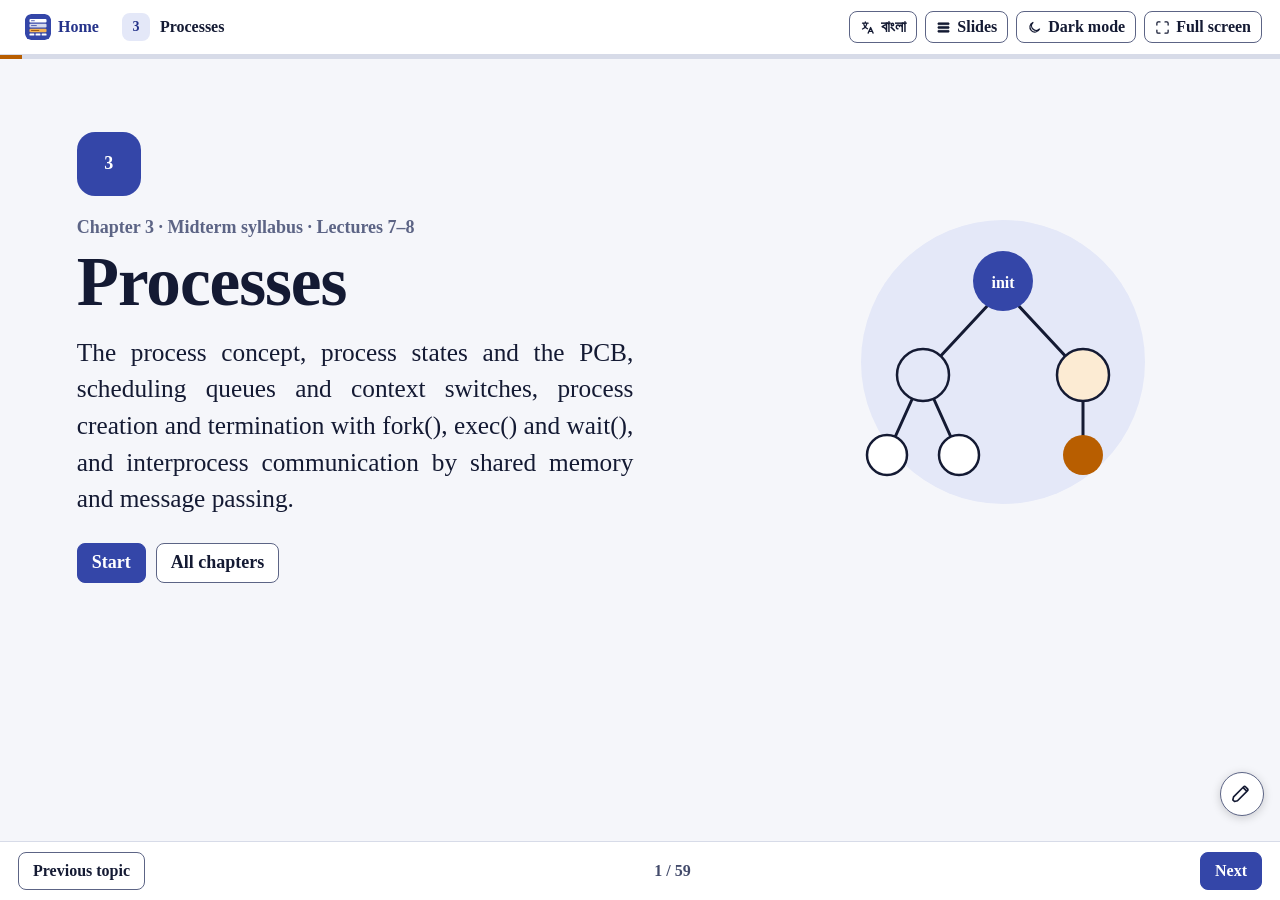
<file: topics/ch03-processes.html>
<!DOCTYPE html>
<html lang="en">
<head>
<meta charset="utf-8">
<meta name="viewport" content="width=device-width, initial-scale=1">
<title>Processes – Chapter 3 | CSE 309 Operating System</title>
<meta name="description" content="The process concept, process states and the PCB, scheduling queues and context switches, process creation and termination with fork(), exec() and wait(), and interprocess communication by shared memory and message passing. Interactive slides, diagrams, simulators and a quiz for chapter 3 of the CSE 309 Operating System course.">
<meta name="keywords" content="process, process state diagram, PCB, process control block, ready queue, context switch, fork, exec, wait, execlp, zombie, orphan, process tree, IPC, shared memory, message passing, producer consumer, bounded buffer, mailbox, blocking send, rendezvous, POSIX shm_open, Mach, Windows ALPC, CSE 309">
<meta name="author" content="Operating System Notes">
<meta name="robots" content="index, follow, max-image-preview:large">
<meta name="theme-color" content="#3446A8" media="(prefers-color-scheme: light)">
<meta name="theme-color" content="#0B0E1A" media="(prefers-color-scheme: dark)">
<link rel="canonical" href="https://ayan-1829.github.io/CSE-309-Operating-System/topics/ch03-processes.html">
<link rel="icon" type="image/svg+xml" href="../img/logo-mark.svg">
<link rel="icon" type="image/png" sizes="32x32" href="../img/favicon-32.png">
<link rel="icon" type="image/png" sizes="16x16" href="../img/favicon-16.png">
<link rel="apple-touch-icon" href="../img/apple-touch-icon.png">
<link rel="manifest" href="../site.webmanifest">
<meta property="og:type" content="article">
<meta property="og:site_name" content="Operating System (CSE 309)">
<meta property="og:locale" content="en_US">
<meta property="og:title" content="Processes – Chapter 3 | CSE 309 Operating System">
<meta property="og:description" content="The process concept, process states and the PCB, scheduling queues and context switches, process creation and termination with fork(), exec() and wait(), and interprocess communication by shared memory and message passing. Interactive slides, diagrams, simulators and a quiz for chapter 3 of the CSE 309 Operating System course.">
<meta property="og:url" content="https://ayan-1829.github.io/CSE-309-Operating-System/topics/ch03-processes.html">
<meta property="og:image" content="https://ayan-1829.github.io/CSE-309-Operating-System/img/og/ch03-processes.png?v=2">
<meta property="og:image:type" content="image/png">
<meta property="og:image:width" content="1200">
<meta property="og:image:height" content="630">
<meta property="og:image:alt" content="Processes – Chapter 3 | CSE 309 Operating System">
<meta name="twitter:card" content="summary_large_image">
<meta name="twitter:title" content="Processes – Chapter 3 | CSE 309 Operating System">
<meta name="twitter:description" content="The process concept, process states and the PCB, scheduling queues and context switches, process creation and termination with fork(), exec() and wait(), and interprocess communication by shared memory and message passing. Interactive slides, diagrams, simulators and a quiz for chapter 3 of the CSE 309 Operating System course.">
<meta name="twitter:image" content="https://ayan-1829.github.io/CSE-309-Operating-System/img/og/ch03-processes.png?v=2">
<meta name="twitter:image:alt" content="Processes – Chapter 3 | CSE 309 Operating System">
<script type="application/ld+json">{"@context": "https://schema.org", "@type": "LearningResource", "name": "Processes", "description": "The process concept, process states and the PCB, scheduling queues and context switches, process creation and termination with fork(), exec() and wait(), and interprocess communication by shared memory and message passing.", "position": 3, "educationalLevel": "Undergraduate", "learningResourceType": "Lecture slides", "inLanguage": "en", "isAccessibleForFree": true, "teaches": ["A process is a program in execution: text, data, heap, stack, program counter and registers.", "It moves between new, ready, running, waiting and terminated; the OS keeps its information in a PCB.", "The scheduler picks from the ready queue; a context switch saves and restores PCBs and is pure overhead.", "fork() creates a child copy, exec() replaces its program, wait() lets the parent collect it; zombies and orphans result when wait() is missing.", "Cooperating processes use IPC: shared memory (e.g. the producer–consumer buffer) or message passing with send/receive.", "Message passing can be direct or indirect (mailboxes), blocking or non-blocking, with zero, bounded or unbounded buffering."], "keywords": "process, process state diagram, PCB, process control block, ready queue, context switch, fork, exec, wait, execlp, zombie, orphan, process tree, IPC, shared memory, message passing, producer consumer, bounded buffer, mailbox, blocking send, rendezvous, POSIX shm_open, Mach, Windows ALPC, CSE 309", "url": "https://ayan-1829.github.io/CSE-309-Operating-System/topics/ch03-processes.html", "image": "https://ayan-1829.github.io/CSE-309-Operating-System/img/og/ch03-processes.png", "isPartOf": {"@type": "Course", "name": "Operating System", "courseCode": "CSE 309", "url": "https://ayan-1829.github.io/CSE-309-Operating-System/"}}</script>
<script type="application/ld+json">{"@context": "https://schema.org", "@type": "BreadcrumbList", "itemListElement": [{"@type": "ListItem", "position": 1, "name": "Operating System", "item": "https://ayan-1829.github.io/CSE-309-Operating-System/"}, {"@type": "ListItem", "position": 2, "name": "Chapter 3: Processes", "item": "https://ayan-1829.github.io/CSE-309-Operating-System/topics/ch03-processes.html"}]}</script>
<link rel="preconnect" href="https://fonts.googleapis.com">
<link rel="preconnect" href="https://fonts.gstatic.com" crossorigin>
<link href="https://fonts.googleapis.com/css2?family=IBM+Plex+Mono:wght@400;500;600&display=swap" rel="stylesheet">
<link rel="stylesheet" href="../css/style.css">
</head>
<body class="deck-page">
<div class="sr-only" id="live" aria-live="polite"></div>
<header class="deck-bar">
  <a class="home-link" href="../index.html" aria-label="Home: all chapters"><img src="../img/logo-mark.svg" alt="" width="26" height="26"><span>Home</span></a>
  <div class="deck-title"><span class="badge">3</span><span>Processes</span></div>
  <div class="deck-actions">
    <button type="button" class="btn sm" id="btn-menu" aria-expanded="false" aria-controls="slide-menu" aria-label="Slides"><svg class="btn-ic" viewBox="0 0 24 24" fill="currentColor" stroke="none" aria-hidden="true"><rect x="3" y="4.5" width="18" height="3" rx="1"></rect><rect x="3" y="10.5" width="18" height="3" rx="1"></rect><rect x="3" y="16.5" width="18" height="3" rx="1"></rect></svg><span>Slides</span></button>
    <button type="button" class="btn sm" id="btn-theme" aria-pressed="false" aria-label="Toggle dark mode"><svg class="btn-ic" viewBox="0 0 24 24" fill="none" stroke-width="2" stroke-linecap="round" stroke-linejoin="round" aria-hidden="true"><path d="M20 14.5A8 8 0 1 1 9.5 4a6.5 6.5 0 0 0 10.5 10.5Z"></path></svg><span>Dark mode</span></button>
    <button type="button" class="btn sm" id="btn-fs" aria-pressed="false" aria-label="Full screen"><svg class="btn-ic" viewBox="0 0 24 24" fill="none" stroke-width="2" stroke-linecap="round" stroke-linejoin="round" aria-hidden="true"><path d="M8 3H5a2 2 0 0 0-2 2v3M16 3h3a2 2 0 0 1 2 2v3M8 21H5a2 2 0 0 1-2-2v-3M16 21h3a2 2 0 0 0 2-2v-3"></path></svg><span>Full screen</span></button>
  </div>
</header>
<div class="deck-progress"><i id="progress-fill"></i></div>
<main class="deck" id="deck">
<section class="slide title-slide" data-title="Processes" aria-label="Processes" tabindex="-1"><div class="slide-inner">
<span class="topic-art" data-art="3" aria-hidden="true"></span>
<span class="badge big">3</span>
<p class="kicker">Chapter 3 · Midterm syllabus · Lectures 7–8</p>
<h1>Processes</h1>
<p class="lead">The process concept, process states and the PCB, scheduling queues and context switches, process creation and termination with fork(), exec() and wait(), and interprocess communication by shared memory and message passing.</p>
<div class="row"><a class="btn pri" href="#s=2">Start</a><a class="btn" href="../index.html">All chapters</a></div>
</div></section>
<section class="slide " data-title="Why this matters" aria-label="Why this matters" tabindex="-1"><div class="slide-inner">
<p class="kicker">Before we start</p><h2>Why this matters</h2><div class="hook"><p class="q">Open the calculator twice. One program — but now there are two calculators, each with its own numbers. The OS sees two completely separate lives.</p><p>Each running program is a <b>process</b>, with its own memory, its own place in the code and its own state, and the OS juggles them all on a few CPU cores.</p><p>This chapter shows what the OS records about each process, how fork() and exec() create them, and how processes talk to each other.</p></div>
</div></section>
<section class="slide " data-title="Outline" aria-label="Outline" tabindex="-1"><div class="slide-inner">
<p class="kicker">Chapter 3 · Lectures 7–8</p><h2>Outline</h2><p class="muted">Select a topic to jump to the slide that explains it.</p><ol class="outline-list"><li><a href="#s=4">Process concept</a></li><li><a href="#s=10">Process scheduling</a></li><li><a href="#s=14">Operations on processes</a></li><li><a href="#s=18">fork( ) and exec( ) in practice</a></li><li><a href="#s=22">Process termination</a></li><li><a href="#s=25">Interprocess communication</a></li><li><a href="#s=28">IPC in shared-memory systems</a></li><li><a href="#s=29">IPC in message-passing systems</a></li><li><a href="#s=35">Examples of IPC systems</a></li></ol>
</div></section>
<section class="slide " data-title="Process concept" aria-label="Process concept" tabindex="-1"><div class="slide-inner">
<p class="kicker">Process concept</p><h2>Process concept</h2><ul><li>An operating system executes a variety of programs that run as a process.</li><li><b>Process</b> – a program in execution;</li><li>Multiple parts<ul><li>The program code, also called <b>text section</b></li><li>Current activity including <b>program counter</b>, processor registers</li><li><b>Stack</b> containing temporary data<ul><li>Function parameters, return addresses, local variables</li></ul></li><li><b>Data section</b> containing global variables</li><li><b>Heap</b> containing memory dynamically allocated during run time</li></ul></li></ul>
</div></section>
<section class="slide " data-title="Process concept (cont.)" aria-label="Process concept (cont.)" tabindex="-1"><div class="slide-inner">
<p class="kicker">Process concept</p><h2>Process concept (cont.)</h2><figure class="fig" data-fig="proc-mem"><figcaption>Process in memory.</figcaption></figure>
</div></section>
<section class="slide " data-title="Process concept (cont.)" aria-label="Process concept (cont.)" tabindex="-1"><div class="slide-inner">
<p class="kicker">Process concept</p><h2>Process concept (cont.)</h2><ul><li>Program is <b>passive</b> entity stored on disk (<b>executable file</b>); process is <b>active</b><ul><li>Program becomes process when an executable file is loaded into memory</li></ul></li><li>Execution of program started via GUI mouse clicks, command line entry of its name, etc.</li><li>One program can be several processes<ul><li>Consider multiple users executing the same program</li></ul></li></ul>
</div></section>
<section class="slide " data-title="Process state" aria-label="Process state" tabindex="-1"><div class="slide-inner">
<p class="kicker">Process concept</p><h2>Process state</h2><p>As a process executes, it changes <b>state</b>:</p><ul><li><b>New</b>: the process is being created</li><li><b>Running</b>: instructions are being executed</li><li><b>Waiting</b>: the process is waiting for some event to occur</li><li><b>Ready</b>: the process is waiting to be assigned to a processor</li><li><b>Terminated</b>: the process has finished execution</li></ul>
</div></section>
<section class="slide " data-title="Process state (cont.)" aria-label="Process state (cont.)" tabindex="-1"><div class="slide-inner">
<p class="kicker">Process concept</p><h2>Process state (cont.)</h2><figure class="fig" data-fig="proc-state"><figcaption>Diagram of process state.</figcaption></figure>
</div></section>
<section class="slide " data-title="Diagram of process state" aria-label="Diagram of process state" tabindex="-1"><div class="slide-inner">
<p class="kicker">Interactive</p><h2>Diagram of process state</h2><div data-demo="proc-states"></div>
</div></section>
<section class="slide " data-title="Process control block (PCB)" aria-label="Process control block (PCB)" tabindex="-1"><div class="slide-inner">
<p class="kicker">Process concept</p><h2>Process control block (PCB)</h2><p>Information associated with each process (also called <b>task control block</b>):</p><ul><li>Process state – running, waiting, etc.</li><li>Program counter – location of instruction to next execute</li><li>CPU registers – contents of all process-centric registers</li><li>CPU scheduling information – priorities, scheduling queue pointers</li><li>Memory-management information – memory allocated to the process</li><li>Accounting information – CPU used, clock time elapsed since start, time limits</li><li>I/O status information – I/O devices allocated to process, list of open files</li></ul>
</div></section>
<section class="slide " data-title="Process control block (PCB) (cont.)" aria-label="Process control block (PCB) (cont.)" tabindex="-1"><div class="slide-inner">
<p class="kicker">Process concept</p><h2>Process control block (PCB) (cont.)</h2><figure class="fig" data-fig="pcb"><figcaption>Process control block.</figcaption></figure><div class="applinks" role="group" aria-label="Explore further"><span class="al-h">Explore further</span><a class="al al-itc" href="https://ayan-1829.github.io/inside-the-computer/parts/registers.html" target="_blank" rel="noopener"><span class="al-app">Inside the Computer</span><span class="al-t">Registers</span></a></div>
</div></section>
<section class="slide " data-title="Threads" aria-label="Threads" tabindex="-1"><div class="slide-inner">
<p class="kicker">Process concept</p><h2>Threads</h2><ul><li>So far, process has a single thread of execution</li><li>Consider having multiple program counters per process<ul><li>Multiple locations can execute at once<ul><li>Multiple threads of control → <b>threads</b></li></ul></li></ul></li><li>Must then have storage for thread details, multiple program counters in PCB</li><li>Explore in detail in Chapter 4</li></ul>
</div></section>
<section class="slide " data-title="Process scheduling" aria-label="Process scheduling" tabindex="-1"><div class="slide-inner">
<p class="kicker">Process scheduling</p><h2>Process scheduling</h2><ul><li><b>Process scheduler</b> selects among available processes for next execution on CPU core</li><li>Goal – maximize CPU use, quickly switch processes onto CPU core</li><li>Maintains <b>scheduling queues</b> of processes<ul><li><b>Ready queue</b> – set of all processes residing in main memory, ready and waiting to execute</li><li><b>Wait queues</b> – set of processes waiting for an event (i.e., I/O)</li><li>Processes migrate among the various queues</li></ul></li></ul>
</div></section>
<section class="slide " data-title="Process scheduling (cont.)" aria-label="Process scheduling (cont.)" tabindex="-1"><div class="slide-inner">
<p class="kicker">Process scheduling</p><h2>Process scheduling (cont.)</h2><figure class="fig" data-fig="sched-queues"><figcaption>Representation of process scheduling.</figcaption></figure>
</div></section>
<section class="slide " data-title="CPU switch from process to process" aria-label="CPU switch from process to process" tabindex="-1"><div style="zoom:0.91;" class="slide-inner">
<p class="kicker">Process scheduling</p><h2>CPU switch from process to process</h2><p>A <b>context switch</b> occurs when the CPU switches from one process to another.</p><figure class="fig" data-fig="ctx-switch"><figcaption>Diagram showing the CPU switching from process to process.</figcaption></figure>
</div></section>
<section class="slide " data-title="Context switch" aria-label="Context switch" tabindex="-1"><div class="slide-inner">
<p class="kicker">Process scheduling</p><h2>Context switch</h2><ul><li>When CPU switches to another process, the system must <b>save the state</b> of the old process and load the <b>saved state</b> for the new process via a <b>context switch</b></li><li><b>Context</b> of a process represented in the PCB</li><li>Context-switch time is pure overhead; the system does no useful work while switching<ul><li>The more complex the OS and the PCB → the longer the context switch</li></ul></li><li>Time dependent on hardware support<ul><li>Some hardware provides multiple sets of registers per CPU → multiple contexts loaded at once</li></ul></li></ul>

<div class="applinks" role="group" aria-label="Explore further"><span class="al-h">Explore further</span><a class="al al-itc" href="https://ayan-1829.github.io/inside-the-computer/parts/registers.html" target="_blank" rel="noopener"><span class="al-app">Inside the Computer</span><span class="al-t">Registers</span></a><a class="al al-itc" href="https://ayan-1829.github.io/inside-the-computer/parts/i8086.html" target="_blank" rel="noopener"><span class="al-app">Inside the Computer</span><span class="al-t">Intel 8086 simulator</span></a></div>
</div></section>
<section class="slide " data-title="A context switch, animated" aria-label="A context switch, animated" tabindex="-1"><div style="zoom:0.98;" class="slide-inner">
<p class="kicker">Animated</p><h2>A context switch, animated</h2><div data-demo="flow" data-anim="ctx"></div>
</div></section>
<section class="slide " data-title="Operations on processes" aria-label="Operations on processes" tabindex="-1"><div class="slide-inner">
<p class="kicker">Operations on processes</p><h2>Operations on processes</h2><p>System must provide mechanisms for:</p><ul><li>Process creation</li><li>Process termination</li></ul>
</div></section>
<section class="slide " data-title="Process creation" aria-label="Process creation" tabindex="-1"><div class="slide-inner">
<p class="kicker">Operations on processes</p><h2>Process creation</h2><ul><li><b>Parent</b> process creates <b>children</b> processes, which, in turn create other processes, forming a <b>tree</b> of processes</li><li>Generally, process identified and managed via a <b>process identifier (pid)</b></li><li>Resource sharing options<ul><li>Parent and children share all resources</li><li>Children share subset of parent’s resources</li><li>Parent and child share no resources</li></ul></li><li>Execution options<ul><li>Parent and children execute concurrently</li><li>Parent waits until children terminate</li></ul></li></ul>
</div></section>
<section class="slide " data-title="Process creation (cont.)" aria-label="Process creation (cont.)" tabindex="-1"><div style="zoom:0.90;" class="slide-inner">
<p class="kicker">Operations on processes</p><h2>Process creation (cont.)</h2><ul><li>Address space<ul><li>Child duplicate of parent</li><li>Child has a program loaded into it</li></ul></li><li>UNIX examples<ul><li><code>fork()</code> system call creates new process</li><li><code>exec()</code> system call used after a <code>fork()</code> to replace the process’ memory space with a new program</li><li>Parent process calls <code>wait()</code> waiting for the child to terminate</li></ul></li></ul><figure class="fig" data-fig="fork-flow"><figcaption>Process creation using the fork() system call.</figcaption></figure>
</div></section>
<section class="slide " data-title="A tree of processes in Linux" aria-label="A tree of processes in Linux" tabindex="-1"><div class="slide-inner">
<p class="kicker">Operations on processes</p><h2>A tree of processes in Linux</h2><figure class="fig" data-fig="linux-tree"><figcaption>init (pid 1) is the root of the tree; every other process has a parent.</figcaption></figure>
</div></section>
<section class="slide " data-title="C program forking separate process" aria-label="C program forking separate process" tabindex="-1"><div class="slide-inner">
<p class="kicker">fork( ) and exec( ) in practice</p><h2>C program forking separate process</h2><pre class="code small-code" data-mark="11">#include &lt;sys/types.h&gt;
#include &lt;stdio.h&gt;
#include &lt;unistd.h&gt;
#include &lt;sys/wait.h&gt;

int main()
{
    pid_t pid;

    /* fork a child process */
    pid = fork();

    if (pid &lt; 0) { /* error occurred */
        fprintf(stderr, &quot;Fork Failed&quot;);
        return 1;
    }</pre>
</div></section>
<section class="slide " data-title="C program forking separate process (cont.)" aria-label="C program forking separate process (cont.)" tabindex="-1"><div class="slide-inner">
<p class="kicker">fork( ) and exec( ) in practice</p><h2>C program forking separate process (cont.)</h2><pre data-start="17" class="code small-code" data-mark="11">    else if (pid == 0) { /* child process */
        execlp(&quot;/bin/ls&quot;, &quot;ls&quot;, NULL);
    }
    else { /* parent process */
        /* parent will wait for the child to complete */
        wait(NULL);
        printf(&quot;Child Complete&quot;);
    }

    return 0;
}</pre><ul><li><code>fork()</code> returns <b>twice</b>: 0 in the child, the child’s pid in the parent, and a negative value if it fails.</li><li>The child replaces itself with the <code>ls</code> program using <code>execlp()</code>.</li><li>The parent blocks in <code>wait(NULL)</code> until the child terminates, then prints “Child Complete”.</li></ul>
</div></section>
<section class="slide " data-title="fork( ) and wait( ): run it" aria-label="fork( ) and wait( ): run it" tabindex="-1"><div class="slide-inner">
<p class="kicker">Code and output</p><h2>fork( ) and wait( ): run it</h2><div class="co-h"><span>forkpid.c</span></div><pre class="code small-code">#include &lt;stdio.h&gt;
#include &lt;sys/wait.h&gt;
#include &lt;unistd.h&gt;

int main(void)
{
    int x = 10;
    pid_t pid = fork();

    if (pid == 0) {                       /* child */
        x = x + 5;
        printf(&quot;child : pid %d, parent %d, x = %d\n&quot;, getpid(), getppid(), x);
        return 7;                         /* exit status for the parent */
    }</pre>
</div></section>
<section class="slide " data-title="fork( ) and wait( ): run it (cont.)" aria-label="fork( ) and wait( ): run it (cont.)" tabindex="-1"><div class="slide-inner">
<p class="kicker">Code and output</p><h2>fork( ) and wait( ): run it (cont.)</h2><pre data-start="15" class="code small-code">    int status;
    wait(&amp;status);                        /* parent waits for the child */
    printf(&quot;parent: pid %d, child %d, x = %d\n&quot;, getpid(), pid, x);
    printf(&quot;parent: child exited with status %d\n&quot;, WEXITSTATUS(status));
    return 0;
}</pre><div class="co-h"><span>Output</span></div><div class="console runnable" data-cmd="gcc forkpid.c -o forkpid -pthread &amp;&amp; ./forkpid" data-out="child : pid 5742, parent 5741, x = 15
parent: pid 5741, child 5742, x = 10
parent: child exited with status 7"><div class="console-h"><span>Terminal</span><button type="button" class="run-btn">▶ Run</button></div><pre class="console-body">$ gcc forkpid.c -o forkpid -pthread &amp;&amp; ./forkpid
child : pid 5742, parent 5741, x = 15
parent: pid 5741, child 5742, x = 10
parent: child exited with status 7</pre></div><p class="co-note">The child changes <b>its own copy</b> of x to 15; the parent still sees 10. fork() returned the child’s pid to the parent and 0 to the child. The pid numbers differ on every run.</p>
</div></section>
<section class="slide " data-title="fork( ) and exec( ) step by step" aria-label="fork( ) and exec( ) step by step" tabindex="-1"><div class="slide-inner">
<p class="kicker">Class handout · interactive</p><h2>fork( ) and exec( ) step by step</h2><div data-demo="fork-run" data-prog="hello"></div>
</div></section>
<section class="slide " data-title="How many processes?" aria-label="How many processes?" tabindex="-1"><div class="slide-inner">
<p class="kicker">Interactive</p><h2>How many processes?</h2><div data-demo="fork-count"></div>
</div></section>
<section class="slide " data-title="Process termination" aria-label="Process termination" tabindex="-1"><div class="slide-inner">
<p class="kicker">Process termination</p><h2>Process termination</h2><ul><li>Process executes last statement and then asks the operating system to delete it using the <code>exit()</code> system call<ul><li>Returns status data from child to parent (via <code>wait()</code>)</li><li>Process’ resources are deallocated by operating system</li></ul></li><li>Parent may terminate the execution of children processes using the <code>abort()</code> system call. Some reasons for doing so:<ul><li>Child has exceeded allocated resources</li><li>Task assigned to child is no longer required</li><li>The parent is exiting, and the operating system does not allow a child to continue if its parent terminates</li></ul></li></ul>
</div></section>
<section class="slide " data-title="Process termination (cont.)" aria-label="Process termination (cont.)" tabindex="-1"><div class="slide-inner">
<p class="kicker">Process termination</p><h2>Process termination (cont.)</h2><ul><li>Some operating systems do not allow a child to exist if its parent has terminated. If a process terminates, then all its children must also be terminated.<ul><li><b>cascading termination</b>. All children, grandchildren, etc., are terminated.</li><li>The termination is initiated by the operating system.</li></ul></li><li>The parent process may wait for termination of a child process by using the <code>wait()</code> system call. The call returns status information and the pid of the terminated process</li></ul><pre class="code">pid = wait(&amp;status);</pre><ul><li>If no parent waiting (did not invoke <code>wait()</code>) process is a <b>zombie</b></li><li>If parent terminated without invoking <code>wait()</code>, process is an <b>orphan</b></li></ul>
</div></section>
<section class="slide " data-title="Multiprocess architecture – Chrome browser" aria-label="Multiprocess architecture – Chrome browser" tabindex="-1"><div style="zoom:0.96;" class="slide-inner">
<p class="kicker">Process termination</p><h2>Multiprocess architecture – Chrome browser</h2><ul><li>Many web browsers ran as single process (some still do)<ul><li>If one web site causes trouble, entire browser can hang or crash</li></ul></li><li>Google Chrome browser is multiprocess with 3 different types of processes:<ul><li><b>Browser</b> process manages user interface, disk and network I/O</li><li><b>Renderer</b> process renders web pages, deals with HTML, Javascript. A new renderer created for each website opened<ul><li>Runs in <b>sandbox</b> restricting disk and network I/O, minimizing effect of security exploits</li></ul></li><li><b>Plug-in</b> process for each type of plug-in</li></ul></li></ul><figure class="fig" data-fig="chrome"><figcaption>Each tab’s renderer is a separate process.</figcaption></figure>
</div></section>
<section class="slide " data-title="Interprocess communication" aria-label="Interprocess communication" tabindex="-1"><div class="slide-inner">
<p class="kicker">Interprocess communication</p><h2>Interprocess communication</h2><ul><li>Processes within a system may be <b>independent</b> or <b>cooperating</b></li><li>Cooperating process can affect or be affected by other processes, including sharing data</li><li>Reasons for cooperating processes:<ul><li>Information sharing</li><li>Computation speedup</li><li>Modularity</li><li>Convenience</li></ul></li><li>Cooperating processes need <b>interprocess communication (IPC)</b></li><li>Two models of IPC<ul><li><b>Shared memory</b></li><li><b>Message passing</b></li></ul></li></ul>
</div></section>
<section class="slide " data-title="Interprocess communication (cont.)" aria-label="Interprocess communication (cont.)" tabindex="-1"><div class="slide-inner">
<p class="kicker">Interprocess communication</p><h2>Interprocess communication (cont.)</h2><figure class="fig" data-fig="ipc-models"><figcaption>Communications models.</figcaption></figure>
</div></section>
<section class="slide " data-title="Shared memory, step by step" aria-label="Shared memory, step by step" tabindex="-1"><div style="zoom:0.98;" class="slide-inner">
<p class="kicker">Animated</p><h2>Shared memory, step by step</h2><div data-demo="flow" data-anim="ipc-shm"></div>
</div></section>
<section class="slide " data-title="Message passing, step by step" aria-label="Message passing, step by step" tabindex="-1"><div style="zoom:0.98;" class="slide-inner">
<p class="kicker">Animated</p><h2>Message passing, step by step</h2><div data-demo="flow" data-anim="ipc-msg"></div>
</div></section>
<section class="slide " data-title="Producer–consumer problem" aria-label="Producer–consumer problem" tabindex="-1"><div class="slide-inner">
<p class="kicker">IPC in shared-memory systems</p><h2>Producer–consumer problem</h2><div class="cols "><div><ul><li>Paradigm for cooperating processes:<ul><li><b>producer</b> process produces information that is consumed by a <b>consumer</b> process</li></ul></li><li>Two variations:<ul><li><b>unbounded-buffer</b> places no practical limit on the size of the buffer:<ul><li>Producer never waits</li><li>Consumer waits if there is no buffer to consume</li></ul></li><li><b>bounded-buffer</b> assumes that there is a fixed buffer size<ul><li>Producer must wait if all buffers are full</li><li>Consumer waits if there is no buffer to consume</li></ul></li></ul></li></ul></div><div><div data-demo="bounded-buffer"></div></div></div>
</div></section>
<section class="slide " data-title="IPC – message passing" aria-label="IPC – message passing" tabindex="-1"><div class="slide-inner">
<p class="kicker">IPC in message-passing systems</p><h2>IPC – message passing</h2><ul><li>Processes communicate with each other without resorting to shared variables</li><li>IPC facility provides two operations:<ul><li><code>send(message)</code></li><li><code>receive(message)</code></li></ul></li><li>The <i>message</i> size is either fixed or variable</li></ul>
</div></section>
<section class="slide " data-title="Message passing (cont.)" aria-label="Message passing (cont.)" tabindex="-1"><div style="zoom:0.93;" class="slide-inner">
<p class="kicker">IPC in message-passing systems</p><h2>Message passing (cont.)</h2><div class="cols "><div><ul><li>If processes <i>P</i> and <i>Q</i> wish to communicate, they need to:<ul><li>Establish a <b>communication link</b> between them</li><li>Exchange messages via send/receive</li></ul></li><li>Implementation issues:<ul><li>How are links established?</li><li>Can a link be associated with more than two processes?</li><li>How many links can there be between every pair of communicating processes?</li><li>What is the capacity of a link?</li><li>Is the size of a message that the link can accommodate fixed or variable?</li><li>Is a link unidirectional or bi-directional?</li></ul></li></ul></div><div><h3>Implementation of communication link</h3><div class="vs"><div><h4>Physical</h4><ul><li>Shared memory</li><li>Hardware bus</li><li>Network</li></ul></div><div><h4>Logical</h4><ul><li>Direct or indirect</li><li>Synchronous or asynchronous</li><li>Automatic or explicit buffering</li></ul></div></div></div></div>
</div></section>
<section class="slide " data-title="Direct and indirect communication" aria-label="Direct and indirect communication" tabindex="-1"><div class="slide-inner">
<p class="kicker">IPC in message-passing systems</p><h2>Direct and indirect communication</h2><div class="vs"><div><h4>Direct communication</h4><ul><li>Processes must name each other explicitly: <code>send(P, message)</code> – send a message to process P; <code>receive(Q, message)</code> – receive a message from process Q</li><li>Links are established automatically</li><li>A link is associated with exactly one pair of communicating processes</li><li>Between each pair there exists exactly one link</li><li>The link may be unidirectional, but is usually bi-directional</li></ul></div><div><h4>Indirect communication</h4><ul><li>Messages are directed and received from mailboxes (also referred to as <b>ports</b>)</li><li>Each mailbox has a unique id</li><li>Processes can communicate only if they share a mailbox</li><li>Link established only if processes share a common mailbox</li><li>A link may be associated with many processes</li><li>Each pair of processes may share several communication links</li><li>Link may be unidirectional or bi-directional</li></ul></div></div>
</div></section>
<section class="slide " data-title="Indirect communication (cont.)" aria-label="Indirect communication (cont.)" tabindex="-1"><div class="slide-inner">
<p class="kicker">IPC in message-passing systems</p><h2>Indirect communication (cont.)</h2><div class="cols "><div><ul><li>Operations<ul><li>Create a new mailbox (port)</li><li>Send and receive messages through mailbox</li><li>Delete a mailbox</li></ul></li><li>Primitives are defined as:<ul><li><code>send(A, message)</code> – send a message to mailbox A</li><li><code>receive(A, message)</code> – receive a message from mailbox A</li></ul></li></ul></div><div><ul><li>Mailbox sharing<ul><li>P<sub>1</sub>, P<sub>2</sub>, and P<sub>3</sub> share mailbox A</li><li>P<sub>1</sub> sends; P<sub>2</sub> and P<sub>3</sub> receive</li><li>Who gets the message?</li></ul></li><li>Solutions<ul><li>Allow a link to be associated with at most two processes</li><li>Allow only one process at a time to execute a receive operation</li><li>Allow the system to select arbitrarily the receiver. Sender is notified who the receiver was.</li></ul></li></ul></div></div>
</div></section>
<section class="slide " data-title="Synchronization and buffering" aria-label="Synchronization and buffering" tabindex="-1"><div class="slide-inner">
<p class="kicker">IPC in message-passing systems</p><h2>Synchronization and buffering</h2><ul><li>Message passing may be either blocking or non-blocking<ul></ul></li><li><b>Blocking</b> is considered <b>synchronous</b><ul><li><b>Blocking send</b> – the sender is blocked until the message is received</li><li><b>Blocking receive</b> – the receiver is blocked until a message is available</li></ul></li><li><b>Non-blocking</b> is considered <b>asynchronous</b><ul><li><b>Non-blocking send</b> – the sender sends the message and continues</li><li><b>Non-blocking receive</b> – the receiver receives:<ul><li>A valid message, or</li><li>Null message</li></ul></li></ul></li></ul>
</div></section>
<section class="slide " data-title="Synchronization and buffering (cont.)" aria-label="Synchronization and buffering (cont.)" tabindex="-1"><div class="slide-inner">
<p class="kicker">IPC in message-passing systems</p><h2>Synchronization and buffering (cont.)</h2><ul><li>Different combinations possible<ul><li>If both send and receive are blocking, we have a <b>rendezvous</b></li></ul></li></ul><p><b>Buffering</b>: a queue of messages attached to the link, implemented in one of three ways:</p><ol><li><b>Zero capacity</b> – no messages are queued on a link. Sender must wait for receiver (rendezvous)</li><li><b>Bounded capacity</b> – finite length of <i>n</i> messages. Sender must wait if link full</li><li><b>Unbounded capacity</b> – infinite length. Sender never waits</li></ol>
</div></section>
<section class="slide " data-title="Try blocking and buffering" aria-label="Try blocking and buffering" tabindex="-1"><div class="slide-inner">
<p class="kicker">Interactive</p><h2>Try blocking and buffering</h2><div data-demo="msg-pass"></div>
</div></section>
<section class="slide " data-title="Examples of IPC systems – POSIX" aria-label="Examples of IPC systems – POSIX" tabindex="-1"><div class="slide-inner">
<p class="kicker">Examples of IPC systems</p><h2>Examples of IPC systems – POSIX</h2><div class="cols "><div><ul><li>POSIX shared memory<ul><li>Process first creates shared memory segment</li><li>Also used to open an existing segment</li><li>Set the size of the object</li><li>Use <code>mmap()</code> to memory-map a file pointer to the shared memory object</li><li>Reading and writing to shared memory is done by using the pointer returned by <code>mmap()</code></li></ul></li></ul></div><div><pre class="code">shm_fd = shm_open(name, O_CREAT | O_RDWR, 0666);
ftruncate(shm_fd, 4096);
ptr = mmap(0, 4096, PROT_READ | PROT_WRITE,
           MAP_SHARED, shm_fd, 0);
sprintf(ptr, &quot;%s&quot;, &quot;Hello&quot;);</pre></div></div>
</div></section>
<section class="slide " data-title="POSIX shared memory: run it" aria-label="POSIX shared memory: run it" tabindex="-1"><div class="slide-inner">
<p class="kicker">Code and output</p><h2>POSIX shared memory: run it</h2><div class="co-h"><span>shm.c — producer and consumer share one region</span></div><pre class="code small-code">#include &lt;fcntl.h&gt;
#include &lt;stdio.h&gt;
#include &lt;string.h&gt;
#include &lt;sys/mman.h&gt;
#include &lt;sys/wait.h&gt;
#include &lt;unistd.h&gt;

int main(void)
{
    const char *name = &quot;/OS&quot;;
    const int SIZE = 4096;

    /* create the shared-memory object and set its size */
    int shm_fd = shm_open(name, O_CREAT | O_RDWR, 0666);
    ftruncate(shm_fd, SIZE);
    /* map it: the pointer is valid in this process and in its child */
    char *ptr = mmap(0, SIZE, PROT_READ | PROT_WRITE, MAP_SHARED, shm_fd, 0);</pre>
</div></section>
<section class="slide " data-title="POSIX shared memory: run it (cont.)" aria-label="POSIX shared memory: run it (cont.)" tabindex="-1"><div class="slide-inner">
<p class="kicker">Code and output</p><h2>POSIX shared memory: run it (cont.)</h2><pre data-start="19" class="code small-code">    if (fork() == 0) {                       /* producer */
        sprintf(ptr, &quot;%s&quot;, &quot;Studying Operating Systems Is Fun!&quot;);
        return 0;
    }
    wait(NULL);                              /* consumer, after the producer */
    printf(&quot;consumer read: %s\n&quot;, ptr);      /* no copy, no system call */
    shm_unlink(name);
    return 0;
}</pre><div class="co-h"><span>Output</span></div><div class="console runnable" data-cmd="gcc shm.c -o shm -pthread &amp;&amp; ./shm" data-out="consumer read: Studying Operating Systems Is Fun!"><div class="console-h"><span>Terminal</span><button type="button" class="run-btn">▶ Run</button></div><pre class="console-body">$ gcc shm.c -o shm -pthread &amp;&amp; ./shm
consumer read: Studying Operating Systems Is Fun!</pre></div><p class="co-note">The producer (child) writes with <code>sprintf</code> into the mapped region; the consumer (parent) reads the same bytes. Only <code>shm_open</code>, <code>ftruncate</code> and <code>mmap</code> are system calls.</p>
</div></section>
<section class="slide " data-title="Ordinary pipes" aria-label="Ordinary pipes" tabindex="-1"><div class="slide-inner">
<p class="kicker">Extra · code and output</p><h2>Ordinary pipes</h2><div class="cols "><div><ul><li>A <b>pipe</b> is a one-way message channel between related processes: data written to <code>fd[1]</code> is read from <code>fd[0]</code>.</li><li>The kernel buffers the bytes; a read blocks until data arrives.</li><li>The shell uses pipes for <code>ls | wc -l</code>.</li></ul></div><div><div class="callout">Pipes are covered with the IPC examples in the textbook (section 3.7); they are the simplest message-passing channel on UNIX.</div></div></div><div class="co-h"><span>pipe.c</span></div><pre class="code small-code">#include &lt;stdio.h&gt;
#include &lt;string.h&gt;
#include &lt;sys/wait.h&gt;
#include &lt;unistd.h&gt;</pre>
</div></section>
<section class="slide " data-title="Ordinary pipes (cont.)" aria-label="Ordinary pipes (cont.)" tabindex="-1"><div class="slide-inner">
<p class="kicker">Extra · code and output</p><h2>Ordinary pipes (cont.)</h2><pre data-start="6" class="code small-code">int main(void)
{
    int fd[2];                 /* fd[0]: read end, fd[1]: write end */
    char buf[32];
    pipe(fd);

    if (fork() == 0) {         /* child: the receiver */
        close(fd[1]);
        ssize_t n = read(fd[0], buf, sizeof buf - 1);
        buf[n] = &#x27;\0&#x27;;
        printf(&quot;child read %zd bytes: %s\n&quot;, n, buf);
        return 0;
    }</pre>
</div></section>
<section class="slide " data-title="Ordinary pipes (cont.)" aria-label="Ordinary pipes (cont.)" tabindex="-1"><div class="slide-inner">
<p class="kicker">Extra · code and output</p><h2>Ordinary pipes (cont.)</h2><pre data-start="19" class="code small-code">    close(fd[0]);              /* parent: the sender */
    const char *msg = &quot;Greetings&quot;;
    write(fd[1], msg, strlen(msg));
    printf(&quot;parent wrote: %s\n&quot;, msg);
    close(fd[1]);
    wait(NULL);
    return 0;
}</pre><div class="co-h"><span>Output</span></div><div class="console runnable" data-cmd="gcc pipe.c -o pipe -pthread &amp;&amp; ./pipe" data-out="parent wrote: Greetings
child read 9 bytes: Greetings"><div class="console-h"><span>Terminal</span><button type="button" class="run-btn">▶ Run</button></div><pre class="console-body">$ gcc pipe.c -o pipe -pthread &amp;&amp; ./pipe
parent wrote: Greetings
child read 9 bytes: Greetings</pre></div>
</div></section>
<section class="slide " data-title="Examples of IPC systems – Mach" aria-label="Examples of IPC systems – Mach" tabindex="-1"><div class="slide-inner">
<p class="kicker">Examples of IPC systems</p><h2>Examples of IPC systems – Mach</h2><ul><li>Mach communication is message based<ul><li>Even system calls are messages</li><li>Each task gets two ports at creation – Kernel and Notify</li><li>Messages are sent and received using the <code>mach_msg()</code> function</li><li>Ports needed for communication, created via <code>mach_port_allocate()</code></li><li>Send and receive are flexible; for example four options if mailbox full:<ul><li>Wait indefinitely</li><li>Wait at most n milliseconds</li><li>Return immediately</li><li>Temporarily cache a message</li></ul></li></ul></li></ul>
</div></section>
<section class="slide " data-title="Examples of IPC systems – Windows" aria-label="Examples of IPC systems – Windows" tabindex="-1"><div class="slide-inner">
<p class="kicker">Examples of IPC systems</p><h2>Examples of IPC systems – Windows</h2><ul><li>Message-passing centric via <b>advanced local procedure call (LPC)</b> facility<ul><li>Only works between processes on the same system</li><li>Uses ports (like mailboxes) to establish and maintain communication channels</li><li>Communication works as follows:<ul><li>The client opens a handle to the subsystem’s <b>connection port</b> object.</li><li>The client sends a connection request.</li><li>The server creates two private <b>communication ports</b> and returns the handle to one of them to the client.</li><li>The client and server use the corresponding port handle to send messages or callbacks and to listen for replies.</li></ul></li></ul></li></ul>
</div></section>
<section class="slide " data-title="Examples of IPC systems – Windows (cont.)" aria-label="Examples of IPC systems – Windows (cont.)" tabindex="-1"><div class="slide-inner">
<p class="kicker">Examples of IPC systems</p><h2>Examples of IPC systems – Windows (cont.)</h2><figure class="fig" data-fig="win-lpc"><figcaption>Local procedure calls in Windows.</figcaption></figure>
</div></section>
<section class="slide " data-title="Worked example 1" aria-label="Worked example 1" tabindex="-1"><div class="slide-inner">
<p class="kicker">Worked example 1 of 3</p><h2>Worked example 1</h2><div class="ex"><div class="qq">What does this program print, and how many processes exist at the end?<pre class="code">int main() {
    fork();
    fork();
    printf("hello\n");
    return 0;
}</pre></div><details class="reveal"><summary>Show the solution</summary><div class="ans"><p>The first fork() makes 2 processes; each of them executes the second fork(), giving <b>4 processes</b>. All four reach printf, so “hello” is printed <b>4 times</b> (2<sup>n</sup> for n forks).</p></div></details></div>
</div></section>
<section class="slide " data-title="Worked example 2" aria-label="Worked example 2" tabindex="-1"><div class="slide-inner">
<p class="kicker">Worked example 2 of 3</p><h2>Worked example 2</h2><div class="ex"><div class="qq">In the execl() program from the handout, why is “Program 1: Finished” never printed, and why do both programs print the same PID?</div><details class="reveal"><summary>Show the solution</summary><div class="ans"><p>execl() replaces the memory image of the <i>calling process</i> with program2. The code after execl() no longer exists, so it never runs (exec() only returns if it fails).</p><p>No new process is created — the same process now runs different code — so getpid() returns the same PID in both programs.</p></div></details></div>
</div></section>
<section class="slide " data-title="Worked example 3" aria-label="Worked example 3" tabindex="-1"><div class="slide-inner">
<p class="kicker">Worked example 3 of 3</p><h2>Worked example 3</h2><div class="ex"><div class="qq">A process is running and its time slice expires. Then it is dispatched again, starts a disk read, and the read completes. List its states.</div><details class="reveal"><summary>Show the solution</summary><div class="ans"><p>running → <b>ready</b> (interrupt) → <b>running</b> (scheduler dispatch) → <b>waiting</b> (I/O wait) → <b>ready</b> (I/O completion). It does not go straight back to running: it must be dispatched again.</p></div></details></div>
</div></section>
<section class="slide " data-title="Practice (1 of 2)" aria-label="Practice (1 of 2)" tabindex="-1"><div class="slide-inner">
<p class="kicker">Practice</p><h2>Practice (1 of 2)</h2><p class="muted">Try each one on paper first, then check your answer.</p><div class="ex"><div class="qq">1. Name the parts of a process in memory and what each holds.</div><details class="reveal"><summary>Show the answer</summary><div class="ans">Text: program code. Data: global variables. Heap: memory allocated at run time. Stack: temporary data — function parameters, return addresses, local variables. Plus the current activity: program counter and registers.</div></details></div><div class="ex"><div class="qq">2. What is stored in a PCB?</div><details class="reveal"><summary>Show the answer</summary><div class="ans">Process state, program counter, CPU registers, CPU-scheduling information, memory-management information, accounting information and I/O status information.</div></details></div><div class="ex"><div class="qq">3. Why is context-switch time called pure overhead?</div><details class="reveal"><summary>Show the answer</summary><div class="ans">While saving one process’s state into its PCB and loading another’s, the system does no useful work for any process.</div></details></div>
</div></section>
<section class="slide " data-title="Practice (2 of 2)" aria-label="Practice (2 of 2)" tabindex="-1"><div class="slide-inner">
<p class="kicker">Practice</p><h2>Practice (2 of 2)</h2><p class="muted">Try each one on paper first, then check your answer.</p><div class="ex"><div class="qq">4. What is the difference between a zombie and an orphan?</div><details class="reveal"><summary>Show the answer</summary><div class="ans">A zombie has terminated but its parent has not yet called wait(), so its entry remains. An orphan is a process whose parent terminated without calling wait().</div></details></div><div class="ex"><div class="qq">5. With a bounded buffer of size 5, the producer has added 5 items and the consumer none. What happens on the next produce? On an unbounded buffer?</div><details class="reveal"><summary>Show the answer</summary><div class="ans">Bounded: the buffer is full, so the producer must wait until the consumer removes an item. Unbounded: the producer never waits.</div></details></div><div class="ex"><div class="qq">6. What is a rendezvous?</div><details class="reveal"><summary>Show the answer</summary><div class="ans">Message passing where both send and receive are blocking: the sender waits until the message is received, and the receiver waits until a message is available. A zero-capacity link forces it.</div></details></div>
</div></section>
<section class="slide " data-title="Quiz" aria-label="Quiz" tabindex="-1"><div class="slide-inner">
<p class="kicker">Check yourself</p><h2>Quiz</h2><div><div class="quiz-host" data-quiz-key="3"></div><script type="application/json" class="quiz-json">[{"q": "A process that is waiting to be assigned to a processor is in which state?", "o": ["new", "waiting", "ready", "running"], "a": 2, "w": "Waiting means waiting for an event such as I/O."}, {"q": "Which section holds global variables?", "o": ["text", "data", "heap", "stack"], "a": 1, "w": "Local variables are on the stack; dynamic memory on the heap."}, {"q": "fork() returns 0 to…", "o": ["the parent", "the child", "both", "neither"], "a": 1, "w": "The parent receives the child’s pid."}, {"q": "After a successful exec(), the process…", "o": ["gets a new PID", "runs the new program with the same PID", "returns to the line after exec()", "becomes a zombie"], "a": 1, "w": "exec replaces the memory image, not the process."}, {"q": "How many times is “hi” printed by fork(); fork(); fork(); printf(\"hi\");?", "o": ["3", "6", "8", "4"], "a": 2, "w": "2³ = 8 processes."}, {"q": "Chrome runs each website in a separate…", "o": ["thread", "renderer process", "plug-in process", "kernel module"], "a": 1, "w": "A new renderer process per site, in a sandbox."}, {"q": "In indirect communication, messages are sent to…", "o": ["a named process", "a mailbox (port)", "the kernel stack", "a PCB"], "a": 1, "w": "send(A, message) sends to mailbox A."}, {"q": "With a zero-capacity link, the sender…", "o": ["never waits", "waits only if the link is full", "must wait for the receiver", "loses every message"], "a": 2, "w": "No messages can be queued, so sender and receiver rendezvous."}]</script></div>
</div></section>
<section class="slide " data-title="Further learning" aria-label="Further learning" tabindex="-1"><div class="slide-inner">
<p class="kicker">Resources</p><h2>Further learning</h2><p class="muted">Free material to go deeper. Links open in a new tab.</p><div class="res-grid"><a class="res" href="https://pages.cs.wisc.edu/~remzi/OSTEP/cpu-intro.pdf" target="_blank" rel="noopener noreferrer"><small>Free book</small><b>OSTEP: The Abstraction: The Process ↗</b><span>Process states, the process list and what the OS tracks.</span></a><a class="res" href="https://pages.cs.wisc.edu/~remzi/OSTEP/cpu-api.pdf" target="_blank" rel="noopener noreferrer"><small>Free book</small><b>OSTEP: Process API ↗</b><span>fork(), exec() and wait() with runnable examples.</span></a><a class="res" href="https://man7.org/linux/man-pages/man2/fork.2.html" target="_blank" rel="noopener noreferrer"><small>Reference</small><b>fork(2) ↗</b><span>What the child inherits and what it does not.</span></a><a class="res" href="https://man7.org/linux/man-pages/man3/exec.3.html" target="_blank" rel="noopener noreferrer"><small>Reference</small><b>execve(2) and exec(3) ↗</b><span>The exec family: execl, execlp, execv, …</span></a><a class="res" href="https://man7.org/linux/man-pages/man7/shm_overview.7.html" target="_blank" rel="noopener noreferrer"><small>Reference</small><b>shm_overview(7) ↗</b><span>POSIX shared memory: shm_open, ftruncate, mmap.</span></a><a class="res" href="https://www.chromium.org/developers/design-documents/multi-process-architecture/" target="_blank" rel="noopener noreferrer"><small>Article</small><b>Chromium multi-process architecture ↗</b><span>Why the browser uses one process per site.</span></a></div>
</div></section>
<section class="slide " data-title="Summary" aria-label="Summary" tabindex="-1"><div class="slide-inner">
<p class="kicker">Summary · End of Chapter 3</p><h2>Summary</h2><ul class="sumlist"><li>A process is a program in execution: text, data, heap, stack, program counter and registers.</li><li>It moves between new, ready, running, waiting and terminated; the OS keeps its information in a PCB.</li><li>The scheduler picks from the ready queue; a context switch saves and restores PCBs and is pure overhead.</li><li>fork() creates a child copy, exec() replaces its program, wait() lets the parent collect it; zombies and orphans result when wait() is missing.</li><li>Cooperating processes use IPC: shared memory (e.g. the producer–consumer buffer) or message passing with send/receive.</li><li>Message passing can be direct or indirect (mailboxes), blocking or non-blocking, with zero, bounded or unbounded buffering.</li></ul><div class="nextcard"><a class="btn pri" href="ch09-main-memory.html">Next: Chapter 9 · Main Memory</a><a class="btn" href="../practice.html#t3">More practice</a><a class="btn" href="../index.html">All chapters</a></div>
</div></section>
</main>
<footer class="deck-foot">
  <button type="button" class="btn" id="prev">Previous</button>
  <span class="counter" id="counter">1 / 59</span>
  <button type="button" class="btn pri" id="next">Next</button>
</footer>
<aside id="slide-menu" hidden aria-label="Slide list"><div class="menu-head"><h3>Slides in this chapter</h3><button type="button" id="btn-menu-close" class="menu-close" aria-label="Close slide list">&#10005;</button></div></aside>
<noscript><p style="padding:20px">This lesson needs JavaScript for the slides and the interactive examples.</p></noscript>
<script src="../js/core.js"></script>
<script src="../js/diagram.js"></script>
<script src="../js/clang.js"></script>
<script src="../js/figs-mid.js"></script>
<script src="../js/figs-final.js"></script>
<script src="../js/demos-mid.js"></script>
<script src="../js/demos-final.js"></script>
<script src="../js/demos-anim.js"></script>
<script src="../js/art.js"></script>
<script src="../js/quiz.js"></script>
<script src="../js/page.js"></script>
<script>window.OS_TOPIC = {"id": 3, "prev": "ch02-operating-system-services.html", "next": "ch09-main-memory.html", "nextLabel": "Next chapter"};</script>
<script>mountPage();</script>
<script src="../js/slides.js"></script>
<script src="../js/annotate.js"></script>
<script src="../js/lang.js"></script>
<script src="../js/analytics.js"
        data-endpoint="https://analytics-proxy.ayansarkar1829.workers.dev"
        data-project="CSE-309 Operating System"></script>
<script src="../js/course-events.js"></script>
</body>
</html>
</file>
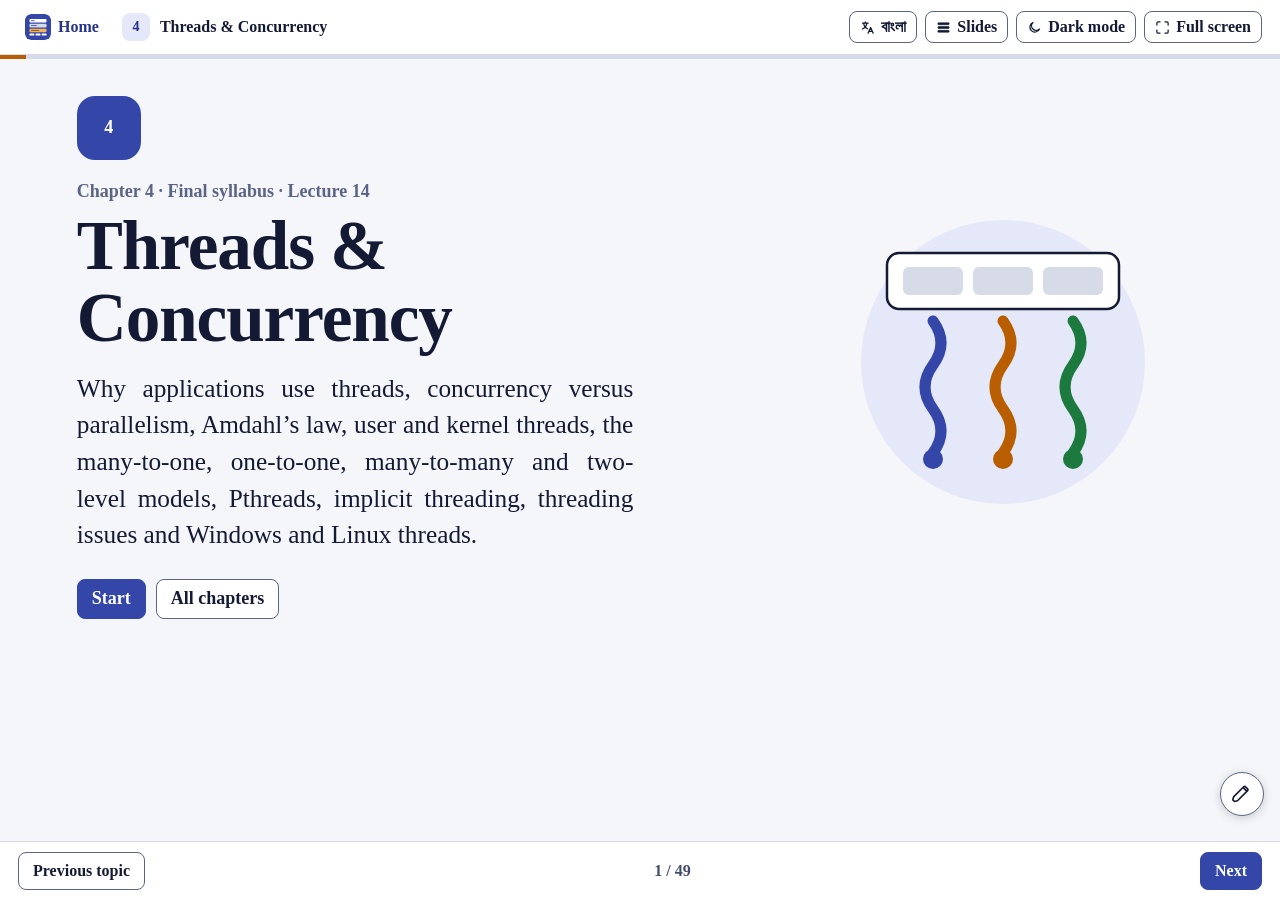
<file: topics/ch04-threads-and-concurrency.html>
<!DOCTYPE html>
<html lang="en">
<head>
<meta charset="utf-8">
<meta name="viewport" content="width=device-width, initial-scale=1">
<title>Threads &amp;amp; Concurrency – Chapter 4 | CSE 309 Operating System</title>
<meta name="description" content="Why applications use threads, concurrency versus parallelism, Amdahl’s law, user and kernel threads, the many-to-one, one-to-one, many-to-many and two-level models, Pthreads, implicit threading, threading issues and Windows and Linux threads. Interactive slides, diagrams, simulators and a quiz for chapter 4 of the CSE 309 Operating System course.">
<meta name="keywords" content="threads, multithreading, concurrency vs parallelism, data parallelism, task parallelism, Amdahl law, user threads, kernel threads, many-to-one, one-to-one, many-to-many, two-level model, Pthreads, thread pool, fork-join, OpenMP, Grand Central Dispatch, TBB, signal handling, thread cancellation, clone, CSE 309">
<meta name="author" content="Operating System Notes">
<meta name="robots" content="index, follow, max-image-preview:large">
<meta name="theme-color" content="#3446A8" media="(prefers-color-scheme: light)">
<meta name="theme-color" content="#0B0E1A" media="(prefers-color-scheme: dark)">
<link rel="canonical" href="https://ayan-1829.github.io/CSE-309-Operating-System/topics/ch04-threads-and-concurrency.html">
<link rel="icon" type="image/svg+xml" href="../img/logo-mark.svg">
<link rel="icon" type="image/png" sizes="32x32" href="../img/favicon-32.png">
<link rel="icon" type="image/png" sizes="16x16" href="../img/favicon-16.png">
<link rel="apple-touch-icon" href="../img/apple-touch-icon.png">
<link rel="manifest" href="../site.webmanifest">
<meta property="og:type" content="article">
<meta property="og:site_name" content="Operating System (CSE 309)">
<meta property="og:locale" content="en_US">
<meta property="og:title" content="Threads &amp;amp; Concurrency – Chapter 4 | CSE 309 Operating System">
<meta property="og:description" content="Why applications use threads, concurrency versus parallelism, Amdahl’s law, user and kernel threads, the many-to-one, one-to-one, many-to-many and two-level models, Pthreads, implicit threading, threading issues and Windows and Linux threads. Interactive slides, diagrams, simulators and a quiz for chapter 4 of the CSE 309 Operating System course.">
<meta property="og:url" content="https://ayan-1829.github.io/CSE-309-Operating-System/topics/ch04-threads-and-concurrency.html">
<meta property="og:image" content="https://ayan-1829.github.io/CSE-309-Operating-System/img/og/ch04-threads-and-concurrency.png?v=2">
<meta property="og:image:type" content="image/png">
<meta property="og:image:width" content="1200">
<meta property="og:image:height" content="630">
<meta property="og:image:alt" content="Threads &amp;amp; Concurrency – Chapter 4 | CSE 309 Operating System">
<meta name="twitter:card" content="summary_large_image">
<meta name="twitter:title" content="Threads &amp;amp; Concurrency – Chapter 4 | CSE 309 Operating System">
<meta name="twitter:description" content="Why applications use threads, concurrency versus parallelism, Amdahl’s law, user and kernel threads, the many-to-one, one-to-one, many-to-many and two-level models, Pthreads, implicit threading, threading issues and Windows and Linux threads. Interactive slides, diagrams, simulators and a quiz for chapter 4 of the CSE 309 Operating System course.">
<meta name="twitter:image" content="https://ayan-1829.github.io/CSE-309-Operating-System/img/og/ch04-threads-and-concurrency.png?v=2">
<meta name="twitter:image:alt" content="Threads &amp;amp; Concurrency – Chapter 4 | CSE 309 Operating System">
<script type="application/ld+json">{"@context": "https://schema.org", "@type": "LearningResource", "name": "Threads &amp; Concurrency", "description": "Why applications use threads, concurrency versus parallelism, Amdahl’s law, user and kernel threads, the many-to-one, one-to-one, many-to-many and two-level models, Pthreads, implicit threading, threading issues and Windows and Linux threads.", "position": 6, "educationalLevel": "Undergraduate", "learningResourceType": "Lecture slides", "inLanguage": "en", "isAccessibleForFree": true, "teaches": ["A thread is a unit of CPU use with its own registers, PC and stack, sharing code, data and files with the other threads of its process.", "Benefits: responsiveness, resource sharing, economy, scalability; concurrency is progress, parallelism is simultaneous execution.", "Amdahl’s law: speedup ≤ 1 / (S + (1 − S)/N), limited to 1/S by the serial part.", "User threads map to kernel threads many-to-one, one-to-one (Windows, Linux), many-to-many or two-level.", "Libraries (Pthreads, Windows, Java) and implicit threading (thread pools, fork-join, OpenMP, GCD, TBB) create and manage threads.", "Issues: fork/exec semantics, signal delivery, asynchronous vs deferred cancellation; Windows uses ETHREAD/KTHREAD/TEB and Linux uses clone() tasks."], "keywords": "threads, multithreading, concurrency vs parallelism, data parallelism, task parallelism, Amdahl law, user threads, kernel threads, many-to-one, one-to-one, many-to-many, two-level model, Pthreads, thread pool, fork-join, OpenMP, Grand Central Dispatch, TBB, signal handling, thread cancellation, clone, CSE 309", "url": "https://ayan-1829.github.io/CSE-309-Operating-System/topics/ch04-threads-and-concurrency.html", "image": "https://ayan-1829.github.io/CSE-309-Operating-System/img/og/ch04-threads-and-concurrency.png", "isPartOf": {"@type": "Course", "name": "Operating System", "courseCode": "CSE 309", "url": "https://ayan-1829.github.io/CSE-309-Operating-System/"}}</script>
<script type="application/ld+json">{"@context": "https://schema.org", "@type": "BreadcrumbList", "itemListElement": [{"@type": "ListItem", "position": 1, "name": "Operating System", "item": "https://ayan-1829.github.io/CSE-309-Operating-System/"}, {"@type": "ListItem", "position": 2, "name": "Chapter 4: Threads &amp; Concurrency", "item": "https://ayan-1829.github.io/CSE-309-Operating-System/topics/ch04-threads-and-concurrency.html"}]}</script>
<link rel="preconnect" href="https://fonts.googleapis.com">
<link rel="preconnect" href="https://fonts.gstatic.com" crossorigin>
<link href="https://fonts.googleapis.com/css2?family=IBM+Plex+Mono:wght@400;500;600&display=swap" rel="stylesheet">
<link rel="stylesheet" href="../css/style.css">
</head>
<body class="deck-page">
<div class="sr-only" id="live" aria-live="polite"></div>
<header class="deck-bar">
  <a class="home-link" href="../index.html" aria-label="Home: all chapters"><img src="../img/logo-mark.svg" alt="" width="26" height="26"><span>Home</span></a>
  <div class="deck-title"><span class="badge">4</span><span>Threads &amp; Concurrency</span></div>
  <div class="deck-actions">
    <button type="button" class="btn sm" id="btn-menu" aria-expanded="false" aria-controls="slide-menu" aria-label="Slides"><svg class="btn-ic" viewBox="0 0 24 24" fill="currentColor" stroke="none" aria-hidden="true"><rect x="3" y="4.5" width="18" height="3" rx="1"></rect><rect x="3" y="10.5" width="18" height="3" rx="1"></rect><rect x="3" y="16.5" width="18" height="3" rx="1"></rect></svg><span>Slides</span></button>
    <button type="button" class="btn sm" id="btn-theme" aria-pressed="false" aria-label="Toggle dark mode"><svg class="btn-ic" viewBox="0 0 24 24" fill="none" stroke-width="2" stroke-linecap="round" stroke-linejoin="round" aria-hidden="true"><path d="M20 14.5A8 8 0 1 1 9.5 4a6.5 6.5 0 0 0 10.5 10.5Z"></path></svg><span>Dark mode</span></button>
    <button type="button" class="btn sm" id="btn-fs" aria-pressed="false" aria-label="Full screen"><svg class="btn-ic" viewBox="0 0 24 24" fill="none" stroke-width="2" stroke-linecap="round" stroke-linejoin="round" aria-hidden="true"><path d="M8 3H5a2 2 0 0 0-2 2v3M16 3h3a2 2 0 0 1 2 2v3M8 21H5a2 2 0 0 1-2-2v-3M16 21h3a2 2 0 0 0 2-2v-3"></path></svg><span>Full screen</span></button>
  </div>
</header>
<div class="deck-progress"><i id="progress-fill"></i></div>
<main class="deck" id="deck">
<section class="slide title-slide" data-title="Threads &amp; Concurrency" aria-label="Threads &amp; Concurrency" tabindex="-1"><div class="slide-inner">
<span class="topic-art" data-art="6" aria-hidden="true"></span>
<span class="badge big">4</span>
<p class="kicker">Chapter 4 · Final syllabus · Lecture 14</p>
<h1>Threads &amp; Concurrency</h1>
<p class="lead">Why applications use threads, concurrency versus parallelism, Amdahl’s law, user and kernel threads, the many-to-one, one-to-one, many-to-many and two-level models, Pthreads, implicit threading, threading issues and Windows and Linux threads.</p>
<div class="row"><a class="btn pri" href="#s=2">Start</a><a class="btn" href="../index.html">All chapters</a></div>
</div></section>
<section class="slide " data-title="Why this matters" aria-label="Why this matters" tabindex="-1"><div class="slide-inner">
<p class="kicker">Before we start</p><h2>Why this matters</h2><div class="hook"><p class="q">Your phone has eight cores. A single-threaded app is like a restaurant with eight cooks where only one is allowed into the kitchen.</p><p><b>Threads</b> let one process do several things at once — and on a multicore CPU, truly in parallel. More cooks help, but only up to a point, and they need rules for sharing the stove.</p><p>This chapter explains how threads map onto the kernel, how much speedup to expect, and what changes when a process has many threads.</p></div>
</div></section>
<section class="slide " data-title="Outline" aria-label="Outline" tabindex="-1"><div class="slide-inner">
<p class="kicker">Chapter 4 · Lecture 14</p><h2>Outline</h2><p class="muted">Select a topic to jump to the slide that explains it.</p><ol class="outline-list"><li><a href="#s=4">Overview</a></li><li><a href="#s=7">Multicore programming</a></li><li><a href="#s=10">Multithreading models</a></li><li><a href="#s=17">Thread libraries</a></li><li><a href="#s=20">Implicit threading</a></li><li><a href="#s=27">Threading issues</a></li><li><a href="#s=31">Operating system examples</a></li></ol>
</div></section>
<section class="slide " data-title="Motivation" aria-label="Motivation" tabindex="-1"><div class="slide-inner">
<p class="kicker">Overview</p><h2>Motivation</h2><div class="cols "><div><ul><li>Most modern applications are multithreaded</li><li>Threads run within application</li><li>Multiple tasks with the application can be implemented by separate threads<ul><li>Update display</li><li>Fetch data</li><li>Spell checking</li><li>Answer a network request</li></ul></li><li>Process creation is heavy-weight while thread creation is light-weight</li><li>Can simplify code, increase efficiency</li><li>Kernels are generally multithreaded</li></ul></div><div><div class="callout">A word processor might use one thread to show what you type, one to check spelling and one to save in the background — all sharing the same document in memory.</div></div></div>
</div></section>
<section class="slide " data-title="Single and multithreaded processes" aria-label="Single and multithreaded processes" tabindex="-1"><div class="slide-inner">
<p class="kicker">Overview</p><h2>Single and multithreaded processes</h2><figure class="fig" data-fig="threads-single-multi"><figcaption>Threads share code, data and files; each has its own registers, program counter and stack.</figcaption></figure>
</div></section>
<section class="slide " data-title="Benefits" aria-label="Benefits" tabindex="-1"><div class="slide-inner">
<p class="kicker">Overview</p><h2>Benefits</h2><ul><li><b>Responsiveness</b> – may allow continued execution if part of process is blocked, especially important for user interfaces</li><li><b>Resource sharing</b> – threads share resources of process, easier than shared memory or message passing</li><li><b>Economy</b> – cheaper than process creation, thread switching lower overhead than context switching</li><li><b>Scalability</b> – process can take advantage of multicore architectures</li></ul>
</div></section>
<section class="slide " data-title="Multicore programming" aria-label="Multicore programming" tabindex="-1"><div class="slide-inner">
<p class="kicker">Multicore programming</p><h2>Multicore programming</h2><ul><li><b>Multicore</b> or <b>multiprocessor</b> systems putting pressure on programmers, challenges include:<ul><li>Dividing activities</li><li>Balance</li><li>Data splitting</li><li>Data dependency</li><li>Testing and debugging</li></ul></li><li><b>Parallelism</b> implies a system can perform more than one task simultaneously</li><li><b>Concurrency</b> supports more than one task making progress<ul><li>Single processor / core, scheduler providing concurrency</li></ul></li></ul>
</div></section>
<section class="slide " data-title="Multicore programming (cont.)" aria-label="Multicore programming (cont.)" tabindex="-1"><div class="slide-inner">
<p class="kicker">Multicore programming</p><h2>Multicore programming (cont.)</h2><figure class="fig" data-fig="conc-par"><figcaption>Concurrent execution on a single-core system and parallelism on a multi-core system.</figcaption></figure><div class="applinks" role="group" aria-label="Explore further"><span class="al-h">Explore further</span><a class="al al-itc" href="https://ayan-1829.github.io/inside-the-computer/parts/cpu.html" target="_blank" rel="noopener"><span class="al-app">Inside the Computer</span><span class="al-t">CPU</span></a><a class="al al-itc" href="https://ayan-1829.github.io/inside-the-computer/parts/cache-l3.html" target="_blank" rel="noopener"><span class="al-app">Inside the Computer</span><span class="al-t">L3 cache</span></a></div>
</div></section>
<section class="slide " data-title="Types of parallelism" aria-label="Types of parallelism" tabindex="-1"><div style="zoom:0.91;" class="slide-inner">
<p class="kicker">Multicore programming</p><h2>Types of parallelism</h2><ul><li>Types of parallelism<ul><li><b>Data parallelism</b> – distributes subsets of the same data across multiple cores, same operation on each</li><li><b>Task parallelism</b> – distributing threads across cores, each thread performing unique operation</li></ul></li></ul><figure class="fig" data-fig="data-task"><figcaption>Data and task parallelism.</figcaption></figure>

<div class="applinks" role="group" aria-label="Explore further"><span class="al-h">Explore further</span><a class="al al-itc" href="https://ayan-1829.github.io/inside-the-computer/parts/gpu.html" target="_blank" rel="noopener"><span class="al-app">Inside the Computer</span><span class="al-t">GPU</span></a><a class="al al-itc" href="https://ayan-1829.github.io/inside-the-computer/parts/compute-units.html" target="_blank" rel="noopener"><span class="al-app">Inside the Computer</span><span class="al-t">GPU compute units</span></a><a class="al al-itc" href="https://ayan-1829.github.io/inside-the-computer/parts/sm-scheduler.html" target="_blank" rel="noopener"><span class="al-app">Inside the Computer</span><span class="al-t">GPU warp scheduler</span></a></div>
</div></section>
<section class="slide " data-title="Amdahl’s law" aria-label="Amdahl’s law" tabindex="-1"><div class="slide-inner">
<p class="kicker">Multicore programming</p><h2>Amdahl’s law</h2><ul><li>Identifies performance gains from adding additional cores to an application that has both serial and parallel components</li><li><i>S</i> is serial portion</li><li><i>N</i> processing cores</li></ul><div class="formula">speedup ≤ 1 / ( S + (1 − S) / N )</div><ul><li>That is, if application is 75% parallel / 25% serial, moving from 1 to 2 cores results in speedup of 1.6 times</li><li>As <i>N</i> approaches infinity, speedup approaches 1 / <i>S</i></li></ul><div class="callout">Serial portion of an application has disproportionate effect on performance gained by adding additional cores.</div>
</div></section>
<section class="slide " data-title="Amdahl’s law (cont.)" aria-label="Amdahl’s law (cont.)" tabindex="-1"><div style="zoom:0.98;" class="slide-inner">
<p class="kicker">Multicore programming</p><h2>Amdahl’s law (cont.)</h2><div data-demo="amdahl"></div>
</div></section>
<section class="slide " data-title="User threads and kernel threads" aria-label="User threads and kernel threads" tabindex="-1"><div class="slide-inner">
<p class="kicker">Multithreading models</p><h2>User threads and kernel threads</h2><ul><li><b>User threads</b> – management done by user-level threads library<ul><li>Three primary thread libraries:</li><li>POSIX Pthreads</li><li>Windows threads</li><li>Java threads</li></ul></li><li><b>Kernel threads</b> – supported by the kernel<ul><li>Examples – virtually all general-purpose operating systems, including: Windows, Linux, Mac OS X, iOS, Android</li></ul></li></ul>
</div></section>
<section class="slide " data-title="User threads and kernel threads (cont.)" aria-label="User threads and kernel threads (cont.)" tabindex="-1"><div class="slide-inner">
<p class="kicker">Multithreading models</p><h2>User threads and kernel threads (cont.)</h2><figure class="fig" data-fig="user-kernel-threads"><figcaption>User and kernel threads.</figcaption></figure>
</div></section>
<section class="slide " data-title="Multithreading models" aria-label="Multithreading models" tabindex="-1"><div class="slide-inner">
<p class="kicker">Multithreading models</p><h2>Multithreading models</h2><div class="fig2"><figure class="fig" data-fig="m2o"><figcaption><b>Many-to-one</b></figcaption></figure><figure class="fig" data-fig="o2o"><figcaption><b>One-to-one</b></figcaption></figure><figure class="fig" data-fig="m2m"><figcaption><b>Many-to-many</b></figcaption></figure></div>
</div></section>
<section class="slide " data-title="Many-to-one" aria-label="Many-to-one" tabindex="-1"><div class="slide-inner">
<p class="kicker">Multithreading models</p><h2>Many-to-one</h2><ul><li>Many user-level threads mapped to single kernel thread</li><li>One thread blocking causes all to block</li><li>Multiple threads may not run in parallel on multicore system because only one may be in kernel at a time</li><li>Few systems currently use this model</li><li>Examples:<ul><li>Solaris Green Threads</li><li>GNU Portable Threads</li></ul></li></ul>
</div></section>
<section class="slide " data-title="Many-to-one (cont.)" aria-label="Many-to-one (cont.)" tabindex="-1"><div class="slide-inner">
<p class="kicker">Multithreading models</p><h2>Many-to-one (cont.)</h2><figure class="fig" data-fig="m2o"><figcaption>Many-to-one model.</figcaption></figure>
</div></section>
<section class="slide " data-title="One-to-one" aria-label="One-to-one" tabindex="-1"><div class="slide-inner">
<p class="kicker">Multithreading models</p><h2>One-to-one</h2><ul><li>Each user-level thread maps to kernel thread</li><li>Creating a user-level thread creates a kernel thread</li><li>More concurrency than many-to-one</li><li>Number of threads per process sometimes restricted due to overhead</li><li>Examples<ul><li>Windows</li><li>Linux</li></ul></li></ul>
</div></section>
<section class="slide " data-title="One-to-one (cont.)" aria-label="One-to-one (cont.)" tabindex="-1"><div class="slide-inner">
<p class="kicker">Multithreading models</p><h2>One-to-one (cont.)</h2><figure class="fig" data-fig="o2o"><figcaption>One-to-one model.</figcaption></figure>
</div></section>
<section class="slide " data-title="Many-to-many model" aria-label="Many-to-many model" tabindex="-1"><div class="slide-inner">
<p class="kicker">Multithreading models</p><h2>Many-to-many model</h2><ul><li>Allows many user level threads to be mapped to many kernel threads</li><li>Allows the operating system to create a sufficient number of kernel threads</li><li>Windows with the <i>ThreadFiber</i> package</li><li>Otherwise not very common</li></ul><figure class="fig" data-fig="m2m"><figcaption>Many-to-many model.</figcaption></figure>
</div></section>
<section class="slide " data-title="Two-level model" aria-label="Two-level model" tabindex="-1"><div class="slide-inner">
<p class="kicker">Multithreading models</p><h2>Two-level model</h2><ul><li>Similar to M:M, except that it allows a user thread to be <b>bound</b> to kernel thread</li></ul><figure class="fig" data-fig="two-level-model"><figcaption>Two-level model.</figcaption></figure>
</div></section>
<section class="slide " data-title="Compare the models" aria-label="Compare the models" tabindex="-1"><div class="slide-inner">
<p class="kicker">Interactive</p><h2>Compare the models</h2><div data-demo="thread-models"></div>
</div></section>
<section class="slide " data-title="Thread libraries" aria-label="Thread libraries" tabindex="-1"><div class="slide-inner">
<p class="kicker">Thread libraries</p><h2>Thread libraries</h2><ul><li><b>Thread library</b> provides programmer with API for creating and managing threads</li><li>Two primary ways of implementing<ul><li>Library entirely in user space</li><li>Kernel-level library supported by the OS</li></ul></li></ul>
</div></section>
<section class="slide " data-title="Pthreads" aria-label="Pthreads" tabindex="-1"><div class="slide-inner">
<p class="kicker">Thread libraries</p><h2>Pthreads</h2><div class="cols "><div><ul><li>May be provided either as user-level or kernel-level</li><li>A POSIX standard (IEEE 1003.1c) API for thread creation and synchronization</li><li><i>Specification</i>, not <i>implementation</i></li><li>API specifies behavior of the thread library, implementation is up to development of the library</li><li>Common in UNIX operating systems (Linux &amp; Mac OS X)</li></ul></div><div><pre class="code small-code">#include &lt;pthread.h&gt;
#include &lt;stdio.h&gt;

void *runner(void *param)
{
    printf(&quot;hello from a thread\n&quot;);
    pthread_exit(0);
}

int main()
{
    pthread_t tid;
    pthread_create(&amp;tid, NULL, runner, NULL);
    pthread_join(tid, NULL);
    return 0;
}</pre></div></div>
</div></section>
<section class="slide " data-title="Pthreads: run it" aria-label="Pthreads: run it" tabindex="-1"><div class="slide-inner">
<p class="kicker">Code and output</p><h2>Pthreads: run it</h2><div class="co-h"><span>threadsum.c — the textbook’s summation thread</span></div><pre class="code small-code">#include &lt;pthread.h&gt;
#include &lt;stdio.h&gt;
#include &lt;stdlib.h&gt;

int sum;                          /* shared by the threads */
void *runner(void *param);        /* the thread&#x27;s function */

int main(int argc, char *argv[])
{
    pthread_t tid;                /* thread identifier */
    pthread_attr_t attr;          /* thread attributes */

    pthread_attr_init(&amp;attr);
    pthread_create(&amp;tid, &amp;attr, runner, &quot;10&quot;);
    pthread_join(tid, NULL);      /* wait for the thread to exit */
    printf(&quot;sum = %d\n&quot;, sum);
    return 0;</pre>
</div></section>
<section class="slide " data-title="Pthreads: run it (cont.)" aria-label="Pthreads: run it (cont.)" tabindex="-1"><div class="slide-inner">
<p class="kicker">Code and output</p><h2>Pthreads: run it (cont.)</h2><pre data-start="18" class="code small-code">}

void *runner(void *param)
{
    int upper = atoi(param);
    sum = 0;
    for (int i = 1; i &lt;= upper; i++)
        sum += i;
    pthread_exit(0);
}</pre><div class="co-h"><span>Output</span></div><div class="console runnable" data-cmd="gcc threadsum.c -o threadsum -pthread &amp;&amp; ./threadsum" data-out="sum = 55"><div class="console-h"><span>Terminal</span><button type="button" class="run-btn">▶ Run</button></div><pre class="console-body">$ gcc threadsum.c -o threadsum -pthread &amp;&amp; ./threadsum
sum = 55</pre></div><p class="co-note">main() creates one thread that sums 1 … 10 into the shared variable sum, then waits for it with <code>pthread_join()</code> before printing.</p>
</div></section>
<section class="slide " data-title="Implicit threading" aria-label="Implicit threading" tabindex="-1"><div class="slide-inner">
<p class="kicker">Implicit threading</p><h2>Implicit threading</h2><ul><li>Growing in popularity as numbers of threads increase, program correctness more difficult with explicit threads</li><li>Creation and management of threads done by compilers and run-time libraries rather than programmers</li><li>Five methods explored<ul><li>Thread pools</li><li>Fork-join</li><li>OpenMP</li><li>Grand Central Dispatch</li><li>Intel Threading Building Blocks</li></ul></li></ul>
</div></section>
<section class="slide " data-title="Thread pools" aria-label="Thread pools" tabindex="-1"><div class="slide-inner">
<p class="kicker">Implicit threading</p><h2>Thread pools</h2><div class="cols "><div><ul><li>Create a number of threads in a pool where they await work</li><li>Advantages:<ul><li>Usually slightly faster to service a request with an existing thread than create a new thread</li><li>Allows the number of threads in the application(s) to be bound to the size of the pool</li><li>Separating task to be performed from mechanics of creating task allows different strategies for running task<ul><li>i.e., tasks could be scheduled to run periodically</li></ul></li></ul></li></ul></div><div><p>Windows API supports thread pools:</p><pre class="code">DWORD WINAPI PoolFunction(PVOID Param) {
   /*
    * this function runs as a separate thread.
    */
}</pre></div></div>
</div></section>
<section class="slide " data-title="Fork-join parallelism" aria-label="Fork-join parallelism" tabindex="-1"><div class="slide-inner">
<p class="kicker">Implicit threading</p><h2>Fork-join parallelism</h2><p>Multiple threads (tasks) are <b>forked</b>, and then <b>joined</b>.</p><figure class="fig" data-fig="fork-join"><figcaption>Fork-join parallelism.</figcaption></figure>
</div></section>
<section class="slide " data-title="Fork-join parallelism (cont.)" aria-label="Fork-join parallelism (cont.)" tabindex="-1"><div class="slide-inner">
<p class="kicker">Implicit threading</p><h2>Fork-join parallelism (cont.)</h2><p>General algorithm for fork-join strategy:</p><pre class="code small-code">Task(problem)
   if problem is small enough
      solve the problem directly
   else
      subtask1 = fork(new Task(subset of problem))
      subtask2 = fork(new Task(subset of problem))

      result1 = join(subtask1)
      result2 = join(subtask2)

      return combined results</pre>
</div></section>
<section class="slide " data-title="Fork-join parallelism (cont.)" aria-label="Fork-join parallelism (cont.)" tabindex="-1"><div class="slide-inner">
<p class="kicker">Implicit threading</p><h2>Fork-join parallelism (cont.)</h2><figure class="fig" data-fig="fork-join-tree"><figcaption>Fork-join in Java: recursively summing an array.</figcaption></figure>
</div></section>
<section class="slide " data-title="OpenMP" aria-label="OpenMP" tabindex="-1"><div class="slide-inner">
<p class="kicker">Implicit threading</p><h2>OpenMP</h2><div class="cols "><div><ul><li>Set of compiler directives and an API for C, C++, FORTRAN</li><li>Provides support for parallel programming in shared-memory environments</li><li>Identifies <b>parallel regions</b> – blocks of code that can run in parallel</li><li><code>#pragma omp parallel</code></li><li>Create as many threads as there are cores</li></ul><p>Run the for loop in parallel:</p><pre class="code">#pragma omp parallel for
for (i = 0; i &lt; N; i++) {
   c[i] = a[i] + b[i];
}</pre></div><div><pre class="code small-code">#include &lt;omp.h&gt;
#include &lt;stdio.h&gt;

int main(int argc, char *argv[])
{
   /* sequential code */

   #pragma omp parallel
   {
      printf(&quot;I am a parallel region.&quot;);
   }

   /* sequential code */

   return 0;
}</pre></div></div>
</div></section>
<section class="slide " data-title="OpenMP: run it" aria-label="OpenMP: run it" tabindex="-1"><div class="slide-inner">
<p class="kicker">Code and output</p><h2>OpenMP: run it</h2><div class="codeout"><div><div class="co-h"><span>omp.c</span></div><pre class="code small-code">#include &lt;omp.h&gt;
#include &lt;stdio.h&gt;

int main(int argc, char *argv[])
{
    /* sequential code */

    #pragma omp parallel        /* one thread per core */
    {
        printf(&quot;I am a parallel region.\n&quot;);
    }

    /* sequential code */
    return 0;
}</pre></div><div><div class="co-h"><span>Output</span></div><div class="console runnable" data-cmd="gcc -fopenmp omp.c -o omp &amp;&amp; ./omp" data-out="I am a parallel region.
I am a parallel region.
I am a parallel region.
I am a parallel region."><div class="console-h"><span>Terminal · sample run on Linux</span><button type="button" class="run-btn">▶ Run</button></div><pre class="console-body">$ gcc -fopenmp omp.c -o omp &amp;&amp; ./omp
I am a parallel region.
I am a parallel region.
I am a parallel region.
I am a parallel region.</pre></div><p class="co-note">On a 4-core machine OpenMP creates 4 threads for the parallel region, so the line is printed 4 times.</p></div></div>
</div></section>
<section class="slide " data-title="Grand Central Dispatch" aria-label="Grand Central Dispatch" tabindex="-1"><div class="slide-inner">
<p class="kicker">Implicit threading</p><h2>Grand Central Dispatch</h2><ul><li>Apple technology for macOS and iOS operating systems</li><li>Extensions to C, C++ and Objective-C languages, API, and run-time library</li><li>Allows identification of parallel sections</li><li>Manages most of the details of threading</li><li>Block is in “^{ }”: <code>^{ printf("I am a block"); }</code></li><li>Blocks placed in <b>dispatch queue</b><ul><li>Assigned to available thread in thread pool when removed from queue</li></ul></li><li>Two types of dispatch queues:<ul><li><b>serial</b> – blocks removed in FIFO order, queue is per process, called <b>main queue</b><ul><li>Programmers can create additional serial queues within program</li></ul></li><li><b>concurrent</b> – removed in FIFO order but several may be removed at a time<ul><li>Four system wide queues divided by quality of service: <code>QOS_CLASS_USER_INTERACTIVE</code>, <code>QOS_CLASS_USER_INITIATED</code>, <code>QOS_CLASS_USER_UTILITY</code>, <code>QOS_CLASS_USER_BACKGROUND</code></li></ul></li></ul></li></ul>
</div></section>
<section class="slide " data-title="Intel Threading Building Blocks (TBB)" aria-label="Intel Threading Building Blocks (TBB)" tabindex="-1"><div class="slide-inner">
<p class="kicker">Implicit threading</p><h2>Intel Threading Building Blocks (TBB)</h2><ul><li>Template library for designing parallel C++ programs</li></ul><div class="cols "><div><p>A serial version of a simple for loop:</p><pre class="code">for (int i = 0; i &lt; n; i++) {
   apply(v[i]);
}</pre></div><div><p>The same for loop written using TBB with <code>parallel_for</code> statement:</p><pre class="code">parallel_for (size_t(0), n, [=](size_t i) {apply(v[i]);});</pre></div></div>
</div></section>
<section class="slide " data-title="Threading issues" aria-label="Threading issues" tabindex="-1"><div class="slide-inner">
<p class="kicker">Threading issues</p><h2>Threading issues</h2><ul><li>Semantics of <code>fork()</code> and <code>exec()</code> system calls</li><li>Signal handling<ul><li>Synchronous and asynchronous</li></ul></li><li>Thread cancellation of target thread<ul><li>Asynchronous or deferred</li></ul></li><li>Thread-local storage</li><li>Scheduler activations</li></ul>
</div></section>
<section class="slide " data-title="Semantics of fork( ) and exec( )" aria-label="Semantics of fork( ) and exec( )" tabindex="-1"><div class="slide-inner">
<p class="kicker">Threading issues</p><h2>Semantics of fork( ) and exec( )</h2><ul><li>Does <code>fork()</code> duplicate only the calling thread or all threads?<ul><li>Some UNIXes have two versions of fork</li></ul></li><li><code>exec()</code> usually works as normal – replace the running process including all threads</li></ul><div class="callout">If a thread calls exec() immediately after fork(), duplicating all threads is wasted work, because exec() replaces them all anyway.</div>
</div></section>
<section class="slide " data-title="Signal handling" aria-label="Signal handling" tabindex="-1"><div style="zoom:0.93;" class="slide-inner">
<p class="kicker">Threading issues</p><h2>Signal handling</h2><div class="cols "><div><ul><li><b>Signals</b> are used in UNIX systems to notify a process that a particular event has occurred.</li><li>A <b>signal handler</b> is used to process signals<ul><li>Signal is generated by particular event</li><li>Signal is delivered to a process</li><li>Signal is handled by one of two signal handlers:<ul><li>default</li><li>user-defined</li></ul></li></ul></li><li>Every signal has <b>default handler</b> that kernel runs when handling signal<ul><li><b>User-defined signal handler</b> can override default</li><li>For single-threaded, signal delivered to process</li></ul></li></ul></div><div><ul><li>Where should a signal be delivered for multi-threaded?<ul><li>Deliver the signal to the thread to which the signal applies</li><li>Deliver the signal to every thread in the process</li><li>Deliver the signal to certain threads in the process</li><li>Assign a specific thread to receive all signals for the process</li></ul></li></ul></div></div>
</div></section>
<section class="slide " data-title="Thread cancellation" aria-label="Thread cancellation" tabindex="-1"><div class="slide-inner">
<p class="kicker">Threading issues</p><h2>Thread cancellation</h2><div class="cols "><div><ul><li>Terminating a thread before it has finished</li><li>Thread to be canceled is <b>target thread</b></li><li>Two general approaches:<ul><li><b>Asynchronous cancellation</b> terminates the target thread immediately</li><li><b>Deferred cancellation</b> allows the target thread to periodically check if it should be cancelled</li></ul></li></ul></div><div><p>Pthread code to create and cancel a thread:</p><pre class="code">pthread_t tid;

/* create the thread */
pthread_create(&amp;tid, 0, worker, NULL);

. . .

/* cancel the thread */
pthread_cancel(tid);

/* wait for the thread to terminate */
pthread_join(tid,NULL);</pre></div></div>
</div></section>
<section class="slide " data-title="Operating system examples" aria-label="Operating system examples" tabindex="-1"><div class="slide-inner">
<p class="kicker">Operating system examples</p><h2>Operating system examples</h2><div class="tgrid"><div class="tcard"><h4>Windows threads</h4>one-to-one, kernel-level; ETHREAD, KTHREAD and TEB</div><div class="tcard"><h4>Linux threads</h4>called tasks; created with clone()</div></div>
</div></section>
<section class="slide " data-title="Windows threads" aria-label="Windows threads" tabindex="-1"><div class="slide-inner">
<p class="kicker">Operating system examples</p><h2>Windows threads</h2><ul><li>Windows API – primary API for Windows applications</li><li>Implements the one-to-one mapping, kernel-level</li><li>Each thread contains<ul><li>A thread id</li><li>Register set representing state of processor</li><li>Separate user and kernel stacks for when thread runs in user mode or kernel mode</li><li>Private data storage area used by run-time libraries and dynamic link libraries (DLLs)</li></ul></li><li>The register set, stacks, and private storage area are known as the <b>context</b> of the thread</li><li>The primary data structures of a thread include:<ul><li>ETHREAD (executive thread block) – includes pointer to process to which thread belongs and to KTHREAD, in kernel space</li><li>KTHREAD (kernel thread block) – scheduling and synchronization info, kernel-mode stack, pointer to TEB, in kernel space</li><li>TEB (thread environment block) – thread id, user-mode stack, thread-local storage, in user space</li></ul></li></ul>
</div></section>
<section class="slide " data-title="Windows threads (cont.)" aria-label="Windows threads (cont.)" tabindex="-1"><div class="slide-inner">
<p class="kicker">Operating system examples</p><h2>Windows threads (cont.)</h2><figure class="fig" data-fig="win-thread-ds"><figcaption>Windows threads data structures.</figcaption></figure>
</div></section>
<section class="slide " data-title="Linux threads" aria-label="Linux threads" tabindex="-1"><div class="slide-inner">
<p class="kicker">Operating system examples</p><h2>Linux threads</h2><div class="cols "><div><ul><li>Linux refers to them as <b>tasks</b> rather than threads</li><li>Thread creation is done through <code>clone()</code> system call</li><li><code>clone()</code> allows a child task to share the address space of the parent task (process)<ul><li>Flags control behavior</li></ul></li><li><code>struct task_struct</code> points to process data structures (shared or unique)</li></ul></div><div><div class="scrollx"><table class="doc"><thead><tr><th>flag</th><th>meaning</th></tr></thead><tbody><tr><td><code>CLONE_FS</code></td><td>File-system information is shared.</td></tr><tr><td><code>CLONE_VM</code></td><td>The same memory space is shared.</td></tr><tr><td><code>CLONE_SIGHAND</code></td><td>Signal handlers are shared.</td></tr><tr><td><code>CLONE_FILES</code></td><td>The set of open files is shared.</td></tr></tbody></table></div></div></div>
</div></section>
<section class="slide " data-title="Worked example 1" aria-label="Worked example 1" tabindex="-1"><div class="slide-inner">
<p class="kicker">Worked example 1 of 2</p><h2>Worked example 1</h2><div class="ex"><div class="qq">An application is 80% parallel. What speedup does Amdahl’s law give on 4 cores and on 8 cores? What is the limit?</div><details class="reveal"><summary>Show the solution</summary><div class="ans"><div class="formula">S = 0.2:  N = 4 → 1 / (0.2 + 0.8/4) = 2.5×;  N = 8 → 1 / (0.2 + 0.8/8) = 3.33×;  limit = 1 / 0.2 = 5×</div><p>Doubling the cores from 4 to 8 gives only 33% more speed; the serial 20% dominates.</p></div></details></div>
</div></section>
<section class="slide " data-title="Worked example 2" aria-label="Worked example 2" tabindex="-1"><div class="slide-inner">
<p class="kicker">Worked example 2 of 2</p><h2>Worked example 2</h2><div class="ex"><div class="qq">Four user threads run on the many-to-one model and thread T2 makes a blocking read(). Which threads can run? What changes with one-to-one?</div><details class="reveal"><summary>Show the solution</summary><div class="ans"><p>Many-to-one: the single kernel thread blocks in the system call, so <b>all four</b> user threads are blocked until the read completes.</p><p>One-to-one: only T2’s kernel thread blocks; T1, T3 and T4 keep running, and on a multicore system several can run in parallel.</p></div></details></div>
</div></section>
<section class="slide " data-title="Practice (1 of 2)" aria-label="Practice (1 of 2)" tabindex="-1"><div class="slide-inner">
<p class="kicker">Practice</p><h2>Practice (1 of 2)</h2><p class="muted">Try each one on paper first, then check your answer.</p><div class="ex"><div class="qq">1. Give the four benefits of multithreading.</div><details class="reveal"><summary>Show the answer</summary><div class="ans">Responsiveness, resource sharing, economy and scalability.</div></details></div><div class="ex"><div class="qq">2. Distinguish concurrency from parallelism.</div><details class="reveal"><summary>Show the answer</summary><div class="ans">Concurrency: more than one task makes progress (possible on one core by interleaving). Parallelism: more than one task runs at the same instant, which needs multiple cores.</div></details></div><div class="ex"><div class="qq">3. Using Amdahl’s law, show that 75% parallel code on 2 cores gives a speedup of 1.6.</div><details class="reveal"><summary>Show the answer</summary><div class="ans">1 / (0.25 + 0.75 / 2) = 1 / 0.625 = 1.6.</div></details></div>
</div></section>
<section class="slide " data-title="Practice (2 of 2)" aria-label="Practice (2 of 2)" tabindex="-1"><div class="slide-inner">
<p class="kicker">Practice</p><h2>Practice (2 of 2)</h2><p class="muted">Try each one on paper first, then check your answer.</p><div class="ex"><div class="qq">4. Which model allows a user thread to be bound to a kernel thread?</div><details class="reveal"><summary>Show the answer</summary><div class="ans">The two-level model (a variation of many-to-many).</div></details></div><div class="ex"><div class="qq">5. Compare asynchronous and deferred cancellation.</div><details class="reveal"><summary>Show the answer</summary><div class="ans">Asynchronous cancellation terminates the target thread immediately; deferred cancellation lets the target check periodically whether it should be cancelled, so it can stop at a safe point.</div></details></div><div class="ex"><div class="qq">6. What does CLONE_VM do in Linux clone()?</div><details class="reveal"><summary>Show the answer</summary><div class="ans">The child task shares the same memory space as the parent, which makes it behave like a thread.</div></details></div>
</div></section>
<section class="slide " data-title="Quiz" aria-label="Quiz" tabindex="-1"><div class="slide-inner">
<p class="kicker">Check yourself</p><h2>Quiz</h2><div><div class="quiz-host" data-quiz-key="6"></div><script type="application/json" class="quiz-json">[{"q": "Which is shared by all threads of a process?", "o": ["registers", "stack", "program counter", "code and data"], "a": 3, "w": "Each thread has its own registers, PC and stack."}, {"q": "Running one task’s operation on different subsets of the same data on each core is…", "o": ["task parallelism", "data parallelism", "concurrency", "pipelining"], "a": 1, "w": "Same operation, different data."}, {"q": "As N → ∞, Amdahl’s speedup approaches…", "o": ["N", "1 / S", "S", "infinity"], "a": 1, "w": "The serial part limits it."}, {"q": "In the many-to-one model, if one thread blocks…", "o": ["only that thread blocks", "all threads block", "a new kernel thread is created", "the process terminates"], "a": 1, "w": "They share one kernel thread."}, {"q": "Windows and Linux use the…", "o": ["many-to-one model", "one-to-one model", "many-to-many model", "two-level model"], "a": 1, "w": "One kernel thread per user thread."}, {"q": "#pragma omp parallel is part of…", "o": ["Pthreads", "OpenMP", "Grand Central Dispatch", "TBB"], "a": 1, "w": "An OpenMP compiler directive."}, {"q": "The Windows structure that holds the user-mode stack and thread-local storage is…", "o": ["ETHREAD", "KTHREAD", "TEB", "PCB"], "a": 2, "w": "The thread environment block lives in user space."}, {"q": "Linux creates threads with…", "o": ["fork()", "exec()", "clone()", "spawn()"], "a": 2, "w": "Flags decide what is shared."}]</script></div>
</div></section>
<section class="slide " data-title="Further learning" aria-label="Further learning" tabindex="-1"><div class="slide-inner">
<p class="kicker">Resources</p><h2>Further learning</h2><p class="muted">Free material to go deeper. Links open in a new tab.</p><div class="res-grid"><a class="res" href="https://pages.cs.wisc.edu/~remzi/OSTEP/threads-intro.pdf" target="_blank" rel="noopener noreferrer"><small>Free book</small><b>OSTEP: Concurrency: An Introduction ↗</b><span>What a thread is, and why shared data is a problem.</span></a><a class="res" href="https://pages.cs.wisc.edu/~remzi/OSTEP/threads-api.pdf" target="_blank" rel="noopener noreferrer"><small>Free book</small><b>OSTEP: Thread API ↗</b><span>pthread_create, pthread_join and friends.</span></a><a class="res" href="https://man7.org/linux/man-pages/man7/pthreads.7.html" target="_blank" rel="noopener noreferrer"><small>Reference</small><b>pthreads(7) ↗</b><span>POSIX threads on Linux.</span></a><a class="res" href="https://man7.org/linux/man-pages/man2/clone.2.html" target="_blank" rel="noopener noreferrer"><small>Reference</small><b>clone(2) ↗</b><span>The Linux system call behind threads, with all flags.</span></a><a class="res" href="https://en.wikipedia.org/wiki/Amdahl%27s_law" target="_blank" rel="noopener noreferrer"><small>Article</small><b>Amdahl’s law ↗</b><span>The formula, graphs and its limits.</span></a><a class="res" href="https://www.openmp.org/" target="_blank" rel="noopener noreferrer"><small>Reference</small><b>OpenMP ↗</b><span>Specifications and tutorials for #pragma omp.</span></a></div>
</div></section>
<section class="slide " data-title="Summary" aria-label="Summary" tabindex="-1"><div class="slide-inner">
<p class="kicker">Summary · End of Chapter 4</p><h2>Summary</h2><ul class="sumlist"><li>A thread is a unit of CPU use with its own registers, PC and stack, sharing code, data and files with the other threads of its process.</li><li>Benefits: responsiveness, resource sharing, economy, scalability; concurrency is progress, parallelism is simultaneous execution.</li><li>Amdahl’s law: speedup ≤ 1 / (S + (1 − S)/N), limited to 1/S by the serial part.</li><li>User threads map to kernel threads many-to-one, one-to-one (Windows, Linux), many-to-many or two-level.</li><li>Libraries (Pthreads, Windows, Java) and implicit threading (thread pools, fork-join, OpenMP, GCD, TBB) create and manage threads.</li><li>Issues: fork/exec semantics, signal delivery, asynchronous vs deferred cancellation; Windows uses ETHREAD/KTHREAD/TEB and Linux uses clone() tasks.</li></ul><div class="nextcard"><a class="btn pri" href="ch05-cpu-scheduling.html">Next: Chapter 5 · CPU Scheduling</a><a class="btn" href="../practice.html#t6">More practice</a><a class="btn" href="../index.html">All chapters</a></div>
</div></section>
</main>
<footer class="deck-foot">
  <button type="button" class="btn" id="prev">Previous</button>
  <span class="counter" id="counter">1 / 49</span>
  <button type="button" class="btn pri" id="next">Next</button>
</footer>
<aside id="slide-menu" hidden aria-label="Slide list"><div class="menu-head"><h3>Slides in this chapter</h3><button type="button" id="btn-menu-close" class="menu-close" aria-label="Close slide list">&#10005;</button></div></aside>
<noscript><p style="padding:20px">This lesson needs JavaScript for the slides and the interactive examples.</p></noscript>
<script src="../js/core.js"></script>
<script src="../js/diagram.js"></script>
<script src="../js/clang.js"></script>
<script src="../js/figs-mid.js"></script>
<script src="../js/figs-final.js"></script>
<script src="../js/demos-mid.js"></script>
<script src="../js/demos-final.js"></script>
<script src="../js/demos-anim.js"></script>
<script src="../js/art.js"></script>
<script src="../js/quiz.js"></script>
<script src="../js/page.js"></script>
<script>window.OS_TOPIC = {"id": 6, "prev": "ch10-virtual-memory.html", "next": "ch05-cpu-scheduling.html", "nextLabel": "Next chapter"};</script>
<script>mountPage();</script>
<script src="../js/slides.js"></script>
<script src="../js/annotate.js"></script>
<script src="../js/lang.js"></script>
<script src="../js/analytics.js"
        data-endpoint="https://analytics-proxy.ayansarkar1829.workers.dev"
        data-project="CSE-309 Operating System"></script>
<script src="../js/course-events.js"></script>
</body>
</html>
</file>
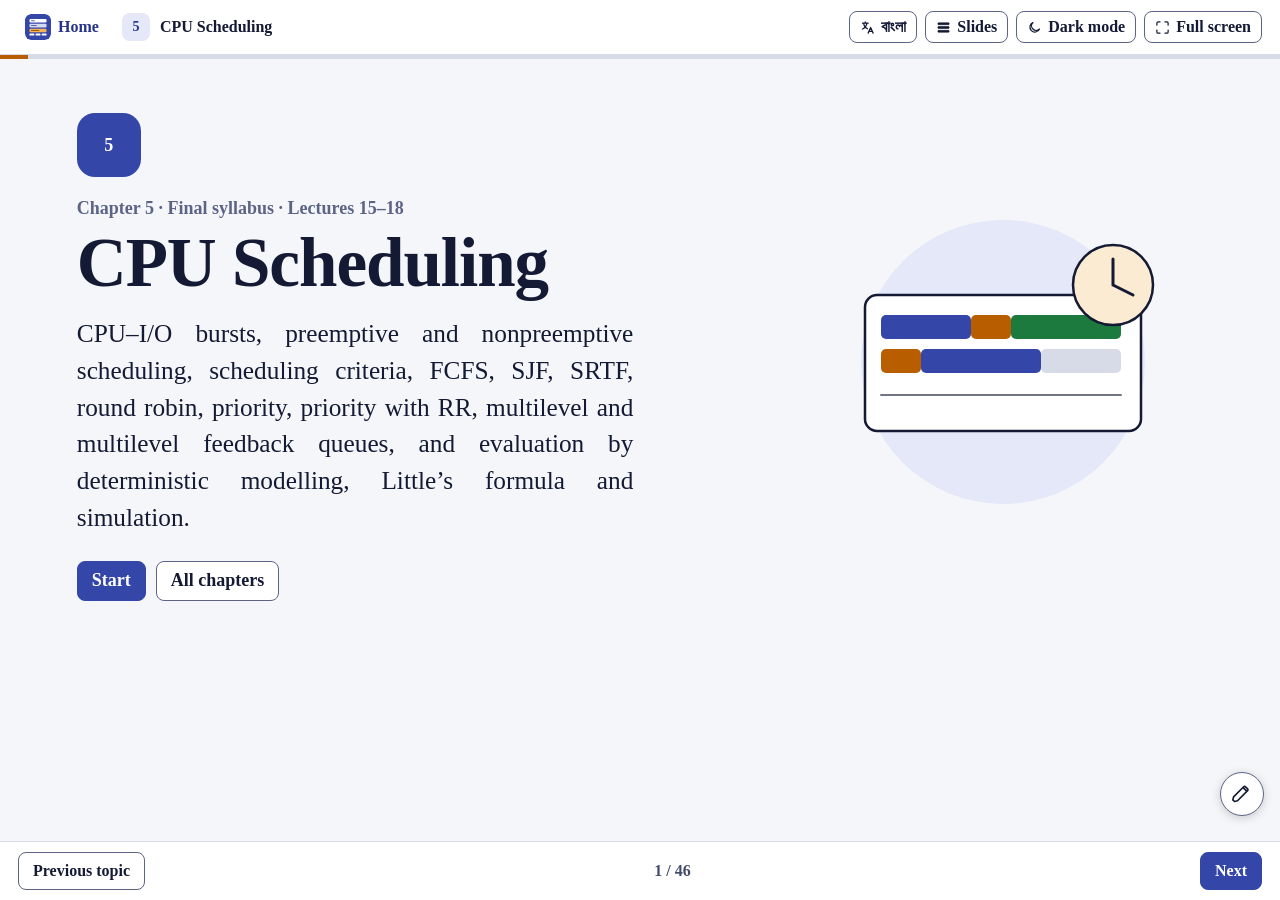
<file: topics/ch05-cpu-scheduling.html>
<!DOCTYPE html>
<html lang="en">
<head>
<meta charset="utf-8">
<meta name="viewport" content="width=device-width, initial-scale=1">
<title>CPU Scheduling – Chapter 5 | CSE 309 Operating System</title>
<meta name="description" content="CPU–I/O bursts, preemptive and nonpreemptive scheduling, scheduling criteria, FCFS, SJF, SRTF, round robin, priority, priority with RR, multilevel and multilevel feedback queues, and evaluation by deterministic modelling, Little’s formula and simulation. Interactive slides, diagrams, simulators and a quiz for chapter 5 of the CSE 309 Operating System course.">
<meta name="keywords" content="CPU scheduling, preemptive, nonpreemptive, waiting time, turnaround time, response time, throughput, FCFS, convoy effect, SJF, SRTF, round robin, time quantum, priority scheduling, starvation, aging, multilevel queue, multilevel feedback queue, Gantt chart, deterministic modeling, Little formula, CSE 309">
<meta name="author" content="Operating System Notes">
<meta name="robots" content="index, follow, max-image-preview:large">
<meta name="theme-color" content="#3446A8" media="(prefers-color-scheme: light)">
<meta name="theme-color" content="#0B0E1A" media="(prefers-color-scheme: dark)">
<link rel="canonical" href="https://ayan-1829.github.io/CSE-309-Operating-System/topics/ch05-cpu-scheduling.html">
<link rel="icon" type="image/svg+xml" href="../img/logo-mark.svg">
<link rel="icon" type="image/png" sizes="32x32" href="../img/favicon-32.png">
<link rel="icon" type="image/png" sizes="16x16" href="../img/favicon-16.png">
<link rel="apple-touch-icon" href="../img/apple-touch-icon.png">
<link rel="manifest" href="../site.webmanifest">
<meta property="og:type" content="article">
<meta property="og:site_name" content="Operating System (CSE 309)">
<meta property="og:locale" content="en_US">
<meta property="og:title" content="CPU Scheduling – Chapter 5 | CSE 309 Operating System">
<meta property="og:description" content="CPU–I/O bursts, preemptive and nonpreemptive scheduling, scheduling criteria, FCFS, SJF, SRTF, round robin, priority, priority with RR, multilevel and multilevel feedback queues, and evaluation by deterministic modelling, Little’s formula and simulation. Interactive slides, diagrams, simulators and a quiz for chapter 5 of the CSE 309 Operating System course.">
<meta property="og:url" content="https://ayan-1829.github.io/CSE-309-Operating-System/topics/ch05-cpu-scheduling.html">
<meta property="og:image" content="https://ayan-1829.github.io/CSE-309-Operating-System/img/og/ch05-cpu-scheduling.png?v=2">
<meta property="og:image:type" content="image/png">
<meta property="og:image:width" content="1200">
<meta property="og:image:height" content="630">
<meta property="og:image:alt" content="CPU Scheduling – Chapter 5 | CSE 309 Operating System">
<meta name="twitter:card" content="summary_large_image">
<meta name="twitter:title" content="CPU Scheduling – Chapter 5 | CSE 309 Operating System">
<meta name="twitter:description" content="CPU–I/O bursts, preemptive and nonpreemptive scheduling, scheduling criteria, FCFS, SJF, SRTF, round robin, priority, priority with RR, multilevel and multilevel feedback queues, and evaluation by deterministic modelling, Little’s formula and simulation. Interactive slides, diagrams, simulators and a quiz for chapter 5 of the CSE 309 Operating System course.">
<meta name="twitter:image" content="https://ayan-1829.github.io/CSE-309-Operating-System/img/og/ch05-cpu-scheduling.png?v=2">
<meta name="twitter:image:alt" content="CPU Scheduling – Chapter 5 | CSE 309 Operating System">
<script type="application/ld+json">{"@context": "https://schema.org", "@type": "LearningResource", "name": "CPU Scheduling", "description": "CPU–I/O bursts, preemptive and nonpreemptive scheduling, scheduling criteria, FCFS, SJF, SRTF, round robin, priority, priority with RR, multilevel and multilevel feedback queues, and evaluation by deterministic modelling, Little’s formula and simulation.", "position": 7, "educationalLevel": "Undergraduate", "learningResourceType": "Lecture slides", "inLanguage": "en", "isAccessibleForFree": true, "teaches": ["Processes alternate CPU and I/O bursts; most bursts are short.", "The scheduler picks from the ready queue; it is preemptive if it can take the CPU away, which can cause race conditions.", "Criteria: maximize CPU utilization and throughput; minimize turnaround, waiting and response time.", "FCFS is simple but suffers the convoy effect; SJF is optimal for waiting time; SRTF is its preemptive form.", "RR shares the CPU in quanta (q large → FCFS, q small → many context switches); priority scheduling risks starvation, cured by aging.", "Multilevel (feedback) queues combine algorithms; algorithms are evaluated by deterministic modelling, queueing models (n = λW), simulation and implementation."], "keywords": "CPU scheduling, preemptive, nonpreemptive, waiting time, turnaround time, response time, throughput, FCFS, convoy effect, SJF, SRTF, round robin, time quantum, priority scheduling, starvation, aging, multilevel queue, multilevel feedback queue, Gantt chart, deterministic modeling, Little formula, CSE 309", "url": "https://ayan-1829.github.io/CSE-309-Operating-System/topics/ch05-cpu-scheduling.html", "image": "https://ayan-1829.github.io/CSE-309-Operating-System/img/og/ch05-cpu-scheduling.png", "isPartOf": {"@type": "Course", "name": "Operating System", "courseCode": "CSE 309", "url": "https://ayan-1829.github.io/CSE-309-Operating-System/"}}</script>
<script type="application/ld+json">{"@context": "https://schema.org", "@type": "BreadcrumbList", "itemListElement": [{"@type": "ListItem", "position": 1, "name": "Operating System", "item": "https://ayan-1829.github.io/CSE-309-Operating-System/"}, {"@type": "ListItem", "position": 2, "name": "Chapter 5: CPU Scheduling", "item": "https://ayan-1829.github.io/CSE-309-Operating-System/topics/ch05-cpu-scheduling.html"}]}</script>
<link rel="preconnect" href="https://fonts.googleapis.com">
<link rel="preconnect" href="https://fonts.gstatic.com" crossorigin>
<link href="https://fonts.googleapis.com/css2?family=IBM+Plex+Mono:wght@400;500;600&display=swap" rel="stylesheet">
<link rel="stylesheet" href="../css/style.css">
</head>
<body class="deck-page">
<div class="sr-only" id="live" aria-live="polite"></div>
<header class="deck-bar">
  <a class="home-link" href="../index.html" aria-label="Home: all chapters"><img src="../img/logo-mark.svg" alt="" width="26" height="26"><span>Home</span></a>
  <div class="deck-title"><span class="badge">5</span><span>CPU Scheduling</span></div>
  <div class="deck-actions">
    <button type="button" class="btn sm" id="btn-menu" aria-expanded="false" aria-controls="slide-menu" aria-label="Slides"><svg class="btn-ic" viewBox="0 0 24 24" fill="currentColor" stroke="none" aria-hidden="true"><rect x="3" y="4.5" width="18" height="3" rx="1"></rect><rect x="3" y="10.5" width="18" height="3" rx="1"></rect><rect x="3" y="16.5" width="18" height="3" rx="1"></rect></svg><span>Slides</span></button>
    <button type="button" class="btn sm" id="btn-theme" aria-pressed="false" aria-label="Toggle dark mode"><svg class="btn-ic" viewBox="0 0 24 24" fill="none" stroke-width="2" stroke-linecap="round" stroke-linejoin="round" aria-hidden="true"><path d="M20 14.5A8 8 0 1 1 9.5 4a6.5 6.5 0 0 0 10.5 10.5Z"></path></svg><span>Dark mode</span></button>
    <button type="button" class="btn sm" id="btn-fs" aria-pressed="false" aria-label="Full screen"><svg class="btn-ic" viewBox="0 0 24 24" fill="none" stroke-width="2" stroke-linecap="round" stroke-linejoin="round" aria-hidden="true"><path d="M8 3H5a2 2 0 0 0-2 2v3M16 3h3a2 2 0 0 1 2 2v3M8 21H5a2 2 0 0 1-2-2v-3M16 21h3a2 2 0 0 0 2-2v-3"></path></svg><span>Full screen</span></button>
  </div>
</header>
<div class="deck-progress"><i id="progress-fill"></i></div>
<main class="deck" id="deck">
<section class="slide title-slide" data-title="CPU Scheduling" aria-label="CPU Scheduling" tabindex="-1"><div class="slide-inner">
<span class="topic-art" data-art="7" aria-hidden="true"></span>
<span class="badge big">5</span>
<p class="kicker">Chapter 5 · Final syllabus · Lectures 15–18</p>
<h1>CPU Scheduling</h1>
<p class="lead">CPU–I/O bursts, preemptive and nonpreemptive scheduling, scheduling criteria, FCFS, SJF, SRTF, round robin, priority, priority with RR, multilevel and multilevel feedback queues, and evaluation by deterministic modelling, Little’s formula and simulation.</p>
<div class="row"><a class="btn pri" href="#s=2">Start</a><a class="btn" href="../index.html">All chapters</a></div>
</div></section>
<section class="slide " data-title="Why this matters" aria-label="Why this matters" tabindex="-1"><div class="slide-inner">
<p class="kicker">Before we start</p><h2>Why this matters</h2><div class="hook"><p class="q">Ten processes are ready and one core is free. Your music, a huge download and a virus scan all shout “Me next!” Whoever decides had better be fair — and fast.</p><p>That decision is <b>CPU scheduling</b>. It decides whether your music stutters, whether a long job ever finishes and how long everyone waits in the queue.</p><p>This chapter compares the classic algorithms on the same workloads, with Gantt charts you can rebuild and change.</p></div>
</div></section>
<section class="slide " data-title="Outline" aria-label="Outline" tabindex="-1"><div class="slide-inner">
<p class="kicker">Chapter 5 · Lectures 15–18</p><h2>Outline</h2><p class="muted">Select a topic to jump to the slide that explains it.</p><ol class="outline-list"><li><a href="#s=4">Basic concepts</a></li><li><a href="#s=9">Scheduling criteria</a></li><li><a href="#s=10">Scheduling algorithms</a></li><li><a href="#s=27">Algorithm evaluation</a></li></ol>
</div></section>
<section class="slide " data-title="Basic concepts" aria-label="Basic concepts" tabindex="-1"><div class="slide-inner">
<p class="kicker">Basic concepts</p><h2>Basic concepts</h2><ul><li>Maximum CPU utilization obtained with multiprogramming</li><li><b>CPU–I/O burst cycle</b> – process execution consists of a <b>cycle</b> of CPU execution and I/O wait</li><li><b>CPU burst</b> followed by <b>I/O burst</b></li><li>CPU burst distribution is of main concern</li></ul>
</div></section>
<section class="slide " data-title="Basic concepts (cont.)" aria-label="Basic concepts (cont.)" tabindex="-1"><div class="slide-inner">
<p class="kicker">Basic concepts</p><h2>Basic concepts (cont.)</h2><figure class="fig" data-fig="burst-cycle"><figcaption>Alternating sequence of CPU and I/O bursts.</figcaption></figure>
</div></section>
<section class="slide " data-title="Histogram of CPU-burst times" aria-label="Histogram of CPU-burst times" tabindex="-1"><div style="zoom:0.91;" class="slide-inner">
<p class="kicker">Basic concepts</p><h2>Histogram of CPU-burst times</h2><ul><li>Large number of short bursts</li><li>Small number of longer bursts</li></ul><div class="callout">An I/O-bound program has many short CPU bursts; a CPU-bound program has a few long ones. The scheduler should favour the short ones.</div><figure class="fig" data-fig="burst-hist"><figcaption>Histogram of CPU-burst durations.</figcaption></figure>
</div></section>
<section class="slide " data-title="CPU scheduler" aria-label="CPU scheduler" tabindex="-1"><div class="slide-inner">
<p class="kicker">Basic concepts</p><h2>CPU scheduler</h2><ul><li>The <b>CPU scheduler</b> selects from among the processes in <b>ready queue</b>, and allocates a CPU core to one of them<ul><li>Queue may be ordered in various ways</li></ul></li><li>CPU scheduling decisions may take place when a process:<ul><li>1. Switches from running to waiting state</li><li>2. Switches from running to ready state</li><li>3. Switches from waiting to ready</li><li>4. Terminates</li></ul></li><li>For situations 1 and 4, there is no choice in terms of scheduling. A new process (if one exists in the ready queue) must be selected for execution.</li><li>For situations 2 and 3, however, there is a choice.</li></ul>
</div></section>
<section class="slide " data-title="Preemptive and nonpreemptive scheduling" aria-label="Preemptive and nonpreemptive scheduling" tabindex="-1"><div class="slide-inner">
<p class="kicker">Basic concepts</p><h2>Preemptive and nonpreemptive scheduling</h2><ul><li>When scheduling takes place only under circumstances 1 and 4, the scheduling scheme is <b>nonpreemptive</b>.</li><li>Otherwise, it is <b>preemptive</b>.</li><li>Under nonpreemptive scheduling, once the CPU has been allocated to a process, the process keeps the CPU until it releases it either by terminating or by switching to the waiting state.</li><li>Virtually all modern operating systems including Windows, MacOS, Linux, and UNIX use preemptive scheduling algorithms.</li></ul>
</div></section>
<section class="slide " data-title="Preemptive scheduling and race conditions" aria-label="Preemptive scheduling and race conditions" tabindex="-1"><div class="slide-inner">
<p class="kicker">Basic concepts</p><h2>Preemptive scheduling and race conditions</h2><ul><li>Preemptive scheduling can result in race conditions when data are shared among several processes.</li><li>Consider the case of two processes that share data. While one process is updating the data, it is preempted so that the second process can run. The second process then tries to read the data, which are in an inconsistent state.</li><li>This issue will be explored in detail in Chapter 6.</li></ul>
</div></section>
<section class="slide " data-title="Scheduling criteria" aria-label="Scheduling criteria" tabindex="-1"><div class="slide-inner">
<p class="kicker">Scheduling criteria</p><h2>Scheduling criteria</h2><div class="vs"><div><h4>Scheduling criteria</h4><ul><li><b>CPU utilization</b> – keep the CPU as busy as possible</li><li><b>Throughput</b> – # of processes that complete their execution per time unit</li><li><b>Turnaround time</b> – amount of time to execute a particular process</li><li><b>Waiting time</b> – amount of time a process has been waiting in the ready queue</li><li><b>Response time</b> – amount of time it takes from when a request was submitted until the first response is produced</li></ul></div><div><h4>Optimization criteria</h4><ul><li>Max CPU utilization</li><li>Max throughput</li><li>Min turnaround time</li><li>Min waiting time</li><li>Min response time</li></ul></div></div><div class="formula">turnaround = completion − arrival &nbsp;·&nbsp; waiting = turnaround − burst &nbsp;·&nbsp; response = first run − arrival</div>
</div></section>
<section class="slide " data-title="First-come, first-served (FCFS) scheduling" aria-label="First-come, first-served (FCFS) scheduling" tabindex="-1"><div class="slide-inner">
<p class="kicker">FCFS</p><h2>First-come, first-served (FCFS) scheduling</h2><div class="cols "><div><div class="scrollx"><table class="doc os-ptab"><thead><tr><th>Process</th><th>Burst time</th></tr></thead><tbody><tr><td>P1</td><td>24</td></tr><tr><td>P2</td><td>3</td></tr><tr><td>P3</td><td>3</td></tr></tbody></table></div><p>Suppose that the processes arrive in the order: P1, P2, P3. The Gantt chart for the schedule is:</p></div><div><ul><li>Waiting time for P1 = 0; P2 = 24; P3 = 27</li><li>Average waiting time: (0 + 24 + 27) / 3 = 17</li></ul></div></div><div data-demo="gantt" data-procs="[[&quot;P1&quot;, 0, 24, 0], [&quot;P2&quot;, 0, 3, 0], [&quot;P3&quot;, 0, 3, 0]]" data-algo="fcfs" data-cols="wt"></div>
</div></section>
<section class="slide " data-title="FCFS scheduling (cont.)" aria-label="FCFS scheduling (cont.)" tabindex="-1"><div class="slide-inner">
<p class="kicker">FCFS</p><h2>FCFS scheduling (cont.)</h2><div class="cols "><div><p>Suppose that the processes arrive in the order: P2, P3, P1. The Gantt chart for the schedule is:</p></div><div><ul><li>Waiting time for P1 = 6; P2 = 0; P3 = 3</li><li>Average waiting time: (6 + 0 + 3) / 3 = 3</li><li>Much better than previous case</li><li><b>Convoy effect</b> – short process behind long process<ul><li>Consider one CPU-bound and many I/O-bound processes</li></ul></li></ul></div></div><div data-demo="gantt" data-procs="[[&quot;P2&quot;, 0, 3, 0], [&quot;P3&quot;, 0, 3, 0], [&quot;P1&quot;, 0, 24, 0]]" data-algo="fcfs" data-cols="wt"></div>
</div></section>
<section class="slide " data-title="FCFS in C" aria-label="FCFS in C" tabindex="-1"><div class="slide-inner">
<p class="kicker">Code and output</p><h2>FCFS in C</h2><div class="co-h"><span>fcfs.c</span></div><pre class="code small-code">#include &lt;stdio.h&gt;

int main(void)
{
    char *name[] = {&quot;P1&quot;, &quot;P2&quot;, &quot;P3&quot;};
    int burst[]  = {24, 3, 3};          /* all arrive at time 0, in this order */
    int n = 3, t = 0, total = 0;

    printf(&quot;Process  Burst  Waiting  Turnaround\n&quot;);
    for (int i = 0; i &lt; n; i++) {
        int wait = t;                   /* FCFS: waits for everyone before it */
        t += burst[i];</pre>
</div></section>
<section class="slide " data-title="FCFS in C (cont.)" aria-label="FCFS in C (cont.)" tabindex="-1"><div class="slide-inner">
<p class="kicker">Code and output</p><h2>FCFS in C (cont.)</h2><pre data-start="13" class="code small-code">        total += wait;
        printf(&quot;%-7s  %5d  %7d  %10d\n&quot;, name[i], burst[i], wait, t);
    }
    printf(&quot;Average waiting time = %.2f\n&quot;, (double)total / n);
    return 0;
}</pre><div class="co-h"><span>Output</span></div><div class="console runnable" data-cmd="gcc fcfs.c -o fcfs -pthread &amp;&amp; ./fcfs" data-out="Process  Burst  Waiting  Turnaround
P1          24        0          24
P2           3       24          27
P3           3       27          30
Average waiting time = 17.00"><div class="console-h"><span>Terminal</span><button type="button" class="run-btn">▶ Run</button></div><pre class="console-body">$ gcc fcfs.c -o fcfs -pthread &amp;&amp; ./fcfs
Process  Burst  Waiting  Turnaround
P1          24        0          24
P2           3       24          27
P3           3       27          30
Average waiting time = 17.00</pre></div><p class="co-note">Each process waits for the bursts of everyone before it: the same 0, 24, 27 and average 17 as the Gantt chart.</p>
</div></section>
<section class="slide " data-title="Shortest-job-first (SJF) scheduling" aria-label="Shortest-job-first (SJF) scheduling" tabindex="-1"><div class="slide-inner">
<p class="kicker">SJF</p><h2>Shortest-job-first (SJF) scheduling</h2><ul><li>Associate with each process the length of its next CPU burst<ul><li>Use these lengths to schedule the process with the shortest time</li></ul></li><li>SJF is optimal – gives minimum average waiting time for a given set of processes</li><li>Preemptive version called <b>shortest-remaining-time-first</b></li><li>How do we determine the length of the next CPU burst?<ul><li>Could ask the user</li><li>Estimate</li></ul></li></ul>
</div></section>
<section class="slide " data-title="Example of SJF" aria-label="Example of SJF" tabindex="-1"><div style="zoom:0.99;" class="slide-inner">
<p class="kicker">SJF</p><h2>Example of SJF</h2><div class="cols "><div><div class="scrollx"><table class="doc os-ptab"><thead><tr><th>Process</th><th>Burst time</th></tr></thead><tbody><tr><td>P1</td><td>6</td></tr><tr><td>P2</td><td>8</td></tr><tr><td>P3</td><td>7</td></tr><tr><td>P4</td><td>3</td></tr></tbody></table></div></div><div><p>SJF scheduling chart:</p><div class="formula">Average waiting time = (3 + 16 + 9 + 0) / 4 = 7</div></div></div><div data-demo="gantt" data-procs="[[&quot;P1&quot;, 0, 6, 0], [&quot;P2&quot;, 0, 8, 0], [&quot;P3&quot;, 0, 7, 0], [&quot;P4&quot;, 0, 3, 0]]" data-algo="sjf" data-cols="wt"></div><div class="callout warn">This chart assumes all four processes are in the ready queue at time 0. The original slide’s table also lists arrival times 0, 2, 4 and 5; with those arrivals P1 must start alone and the average is 5. Try both in the simulator at the end of the chapter.</div>
</div></section>
<section class="slide " data-title="Example of shortest-remaining-time-first" aria-label="Example of shortest-remaining-time-first" tabindex="-1"><div class="slide-inner">
<p class="kicker">SRTF</p><h2>Example of shortest-remaining-time-first</h2><div class="cols "><div><p>Now we add the concepts of varying arrival times and preemption to the analysis.</p><div class="scrollx"><table class="doc os-ptab"><thead><tr><th>Process</th><th>Arrival time</th><th>Burst time</th></tr></thead><tbody><tr><td>P1</td><td>0</td><td>8</td></tr><tr><td>P2</td><td>1</td><td>4</td></tr><tr><td>P3</td><td>2</td><td>9</td></tr><tr><td>P4</td><td>3</td><td>5</td></tr></tbody></table></div></div><div><p>Preemptive SJF Gantt chart:</p><div class="formula">Average waiting time = [(10 − 1) + (1 − 1) + (17 − 2) + (5 − 3)] / 4 = 26 / 4 = 6.5</div></div></div><div data-demo="gantt" data-procs="[[&quot;P1&quot;, 0, 8, 0], [&quot;P2&quot;, 1, 4, 0], [&quot;P3&quot;, 2, 9, 0], [&quot;P4&quot;, 3, 5, 0]]" data-algo="srtf" data-cols="wt"></div>
</div></section>
<section class="slide " data-title="Round robin (RR)" aria-label="Round robin (RR)" tabindex="-1"><div class="slide-inner">
<p class="kicker">Round robin</p><h2>Round robin (RR)</h2><ul><li>Each process gets a small unit of CPU time (<b>time quantum</b> <i>q</i>), usually 10–100 milliseconds. After this time has elapsed, the process is preempted and added to the end of the ready queue.</li><li>If there are <i>n</i> processes in the ready queue and the time quantum is <i>q</i>, then each process gets 1/<i>n</i> of the CPU time in chunks of at most <i>q</i> time units at once. No process waits more than (<i>n</i> − 1)<i>q</i> time units.</li><li>Timer interrupts every quantum to schedule next process</li><li>Performance<ul><li><i>q</i> large → FIFO</li><li><i>q</i> small → <i>q</i> must be large with respect to context switch, otherwise overhead is too high</li></ul></li></ul>
</div></section>
<section class="slide " data-title="Example of RR with time quantum = 4" aria-label="Example of RR with time quantum = 4" tabindex="-1"><div style="zoom:0.97;" class="slide-inner">
<p class="kicker">Round robin</p><h2>Example of RR with time quantum = 4</h2><div class="cols "><div><div class="scrollx"><table class="doc os-ptab"><thead><tr><th>Process</th><th>Burst time</th></tr></thead><tbody><tr><td>P1</td><td>24</td></tr><tr><td>P2</td><td>3</td></tr><tr><td>P3</td><td>3</td></tr></tbody></table></div></div><div><ul><li>Typically, higher average turnaround than SJF, but better <b>response</b></li><li><i>q</i> should be large compared to context switch time<ul><li><i>q</i> usually 10 milliseconds to 100 milliseconds</li><li>Context switch &lt; 10 microseconds</li></ul></li></ul></div></div><p>The Gantt chart is:</p><div data-demo="gantt" data-procs="[[&quot;P1&quot;, 0, 24, 0], [&quot;P2&quot;, 0, 3, 0], [&quot;P3&quot;, 0, 3, 0]]" data-algo="rr" data-cols="wt,rt" data-q="4"></div>
</div></section>
<section class="slide " data-title="Time quantum and context switch time" aria-label="Time quantum and context switch time" tabindex="-1"><div class="slide-inner">
<p class="kicker">Round robin</p><h2>Time quantum and context switch time</h2><figure class="fig" data-fig="quantum-cs"><figcaption>How a smaller time quantum increases context switches.</figcaption></figure>
</div></section>
<section class="slide " data-title="Priority scheduling" aria-label="Priority scheduling" tabindex="-1"><div class="slide-inner">
<p class="kicker">Priority</p><h2>Priority scheduling</h2><ul><li>A priority number (integer) is associated with each process</li><li>The CPU is allocated to the process with the highest priority (smallest integer → highest priority)<ul><li>Preemptive</li><li>Nonpreemptive</li></ul></li><li>SJF is priority scheduling where priority is the inverse of predicted next CPU burst time</li><li>Problem → <b>starvation</b> – low priority processes may never execute</li><li>Solution → <b>aging</b> – as time progresses increase the priority of the process</li></ul>
</div></section>
<section class="slide " data-title="Example of priority scheduling" aria-label="Example of priority scheduling" tabindex="-1"><div class="slide-inner">
<p class="kicker">Priority</p><h2>Example of priority scheduling</h2><div class="cols "><div><div class="scrollx"><table class="doc os-ptab"><thead><tr><th>Process</th><th>Burst time</th><th>Priority</th></tr></thead><tbody><tr><td>P1</td><td>10</td><td>3</td></tr><tr><td>P2</td><td>1</td><td>1</td></tr><tr><td>P3</td><td>2</td><td>4</td></tr><tr><td>P4</td><td>1</td><td>5</td></tr><tr><td>P5</td><td>5</td><td>2</td></tr></tbody></table></div></div><div><p>Priority scheduling Gantt chart:</p><div class="formula">Average waiting time = (6 + 0 + 16 + 18 + 1) / 5 = 8.2</div></div></div><div data-demo="gantt" data-procs="[[&quot;P1&quot;, 0, 10, 3], [&quot;P2&quot;, 0, 1, 1], [&quot;P3&quot;, 0, 2, 4], [&quot;P4&quot;, 0, 1, 5], [&quot;P5&quot;, 0, 5, 2]]" data-algo="prio" data-cols="wt"></div>
</div></section>
<section class="slide " data-title="Priority scheduling with round-robin" aria-label="Priority scheduling with round-robin" tabindex="-1"><div class="slide-inner">
<p class="kicker">Priority</p><h2>Priority scheduling with round-robin</h2><div class="cols "><div><div class="scrollx"><table class="doc os-ptab"><thead><tr><th>Process</th><th>Burst time</th><th>Priority</th></tr></thead><tbody><tr><td>P1</td><td>4</td><td>3</td></tr><tr><td>P2</td><td>5</td><td>2</td></tr><tr><td>P3</td><td>8</td><td>2</td></tr><tr><td>P4</td><td>7</td><td>1</td></tr><tr><td>P5</td><td>3</td><td>3</td></tr></tbody></table></div></div><div><ul><li>Run the process with the highest priority. Processes with the same priority run round-robin</li></ul><p>Gantt chart with time quantum = 2:</p></div></div><div data-demo="gantt" data-procs="[[&quot;P1&quot;, 0, 4, 3], [&quot;P2&quot;, 0, 5, 2], [&quot;P3&quot;, 0, 8, 2], [&quot;P4&quot;, 0, 7, 1], [&quot;P5&quot;, 0, 3, 3]]" data-algo="prr" data-cols="wt" data-q="2"></div>
</div></section>
<section class="slide " data-title="Watch the scheduler run" aria-label="Watch the scheduler run" tabindex="-1"><div class="slide-inner">
<p class="kicker">Animated</p><h2>Watch the scheduler run</h2><div data-demo="sched-anim"></div>
</div></section>
<section class="slide " data-title="Multilevel queue" aria-label="Multilevel queue" tabindex="-1"><div class="slide-inner">
<p class="kicker">Multilevel queue</p><h2>Multilevel queue</h2><ul><li>With priority scheduling, have separate queues for each priority.</li><li>Schedule the process in the highest-priority queue!</li></ul>
</div></section>
<section class="slide " data-title="Multilevel queue (cont.)" aria-label="Multilevel queue (cont.)" tabindex="-1"><div class="slide-inner">
<p class="kicker">Multilevel queue</p><h2>Multilevel queue (cont.)</h2><figure class="fig" data-fig="mlq"><figcaption>Separate queues for each priority.</figcaption></figure>
</div></section>
<section class="slide " data-title="Multilevel queue (cont.)" aria-label="Multilevel queue (cont.)" tabindex="-1"><div style="zoom:0.96;" class="slide-inner">
<p class="kicker">Multilevel queue</p><h2>Multilevel queue (cont.)</h2><p>Prioritization based upon process type:</p><figure class="fig" data-fig="mlq-type"><figcaption>Multilevel queue scheduling.</figcaption></figure>
</div></section>
<section class="slide " data-title="Multilevel feedback queue" aria-label="Multilevel feedback queue" tabindex="-1"><div class="slide-inner">
<p class="kicker">Multilevel feedback queue</p><h2>Multilevel feedback queue</h2><ul><li>A process can move between the various queues.</li><li>Multilevel-feedback-queue scheduler defined by the following parameters:<ul><li>Number of queues</li><li>Scheduling algorithms for each queue</li><li>Method used to determine when to upgrade a process</li><li>Method used to determine when to demote a process</li><li>Method used to determine which queue a process will enter when that process needs service</li></ul></li><li>Aging can be implemented using multilevel feedback queue</li></ul>
</div></section>
<section class="slide " data-title="Example of multilevel feedback queue" aria-label="Example of multilevel feedback queue" tabindex="-1"><div class="slide-inner">
<p class="kicker">Multilevel feedback queue</p><h2>Example of multilevel feedback queue</h2><ul><li>Three queues:<ul><li>Q0 – RR with time quantum 8 milliseconds</li><li>Q1 – RR time quantum 16 milliseconds</li><li>Q2 – FCFS</li></ul></li><li>Scheduling<ul><li>A new process enters queue Q0 which is served in RR<ul><li>When it gains CPU, the process receives 8 milliseconds</li><li>If it does not finish in 8 milliseconds, the process is moved to queue Q1</li></ul></li><li>At Q1 job is again served in RR and receives 16 additional milliseconds<ul><li>If it still does not complete, it is preempted and moved to queue Q2</li></ul></li></ul></li></ul>
</div></section>
<section class="slide " data-title="Example of multilevel feedback queue (cont.)" aria-label="Example of multilevel feedback queue (cont.)" tabindex="-1"><div class="slide-inner">
<p class="kicker">Multilevel feedback queue</p><h2>Example of multilevel feedback queue (cont.)</h2><figure class="fig" data-fig="mlfq"><figcaption>Multilevel feedback queues.</figcaption></figure>
</div></section>
<section class="slide " data-title="Run the multilevel feedback queue" aria-label="Run the multilevel feedback queue" tabindex="-1"><div class="slide-inner">
<p class="kicker">Interactive</p><h2>Run the multilevel feedback queue</h2><div data-demo="mlfq-sim"></div>
</div></section>
<section class="slide " data-title="Algorithm evaluation" aria-label="Algorithm evaluation" tabindex="-1"><div class="slide-inner">
<p class="kicker">Algorithm evaluation</p><h2>Algorithm evaluation</h2><div class="cols "><div><ul><li>How to select CPU-scheduling algorithm for an OS?</li><li>Determine criteria, then evaluate algorithms</li><li><b>Deterministic modeling</b><ul><li>Type of <b>analytic evaluation</b></li><li>Takes a particular predetermined workload and defines the performance of each algorithm for that workload</li></ul></li><li>Consider 5 processes arriving at time 0:</li></ul></div><div><div class="scrollx"><table class="doc os-ptab"><thead><tr><th>Process</th><th>Burst time</th></tr></thead><tbody><tr><td>P1</td><td>10</td></tr><tr><td>P2</td><td>29</td></tr><tr><td>P3</td><td>3</td></tr><tr><td>P4</td><td>7</td></tr><tr><td>P5</td><td>12</td></tr></tbody></table></div></div></div>
</div></section>
<section class="slide " data-title="Deterministic evaluation" aria-label="Deterministic evaluation" tabindex="-1"><div style="zoom:0.97;" class="slide-inner">
<p class="kicker">Algorithm evaluation</p><h2>Deterministic evaluation</h2><ul><li>For each algorithm, calculate minimum average waiting time</li><li>Simple and fast, but requires exact numbers for input, applies only to those inputs</li><li>FCFS is 28 ms, non-preemptive SJF is 13 ms, RR (q = 10) is 23 ms:</li></ul><div data-demo="gantt" data-procs="[[&quot;P1&quot;, 0, 10, 0], [&quot;P2&quot;, 0, 29, 0], [&quot;P3&quot;, 0, 3, 0], [&quot;P4&quot;, 0, 7, 0], [&quot;P5&quot;, 0, 12, 0]]" data-algo="fcfs,sjf,rr" data-cols="wt" data-q="10"></div>
</div></section>
<section class="slide " data-title="Queueing models and Little’s formula" aria-label="Queueing models and Little’s formula" tabindex="-1"><div class="slide-inner">
<p class="kicker">Algorithm evaluation</p><h2>Queueing models and Little’s formula</h2><ul><li>Describes the arrival of processes, and CPU and I/O bursts probabilistically<ul><li>Commonly exponential, and described by mean</li><li>Computes average throughput, utilization, waiting time, etc.</li></ul></li><li>Computer system described as network of servers, each with queue of waiting processes<ul><li>Knowing arrival rates and service rates</li><li>Computes utilization, average queue length, average wait time, etc.</li></ul></li><li>n = average queue length; W = average waiting time in queue; λ = average arrival rate into queue</li><li>Little’s law – in steady state, processes leaving queue must equal processes arriving, thus: <b>n = λ × W</b><ul><li>Valid for any scheduling algorithm and arrival distribution</li></ul></li></ul>
</div></section>
<section class="slide " data-title="Queueing models and Little’s formula (cont.)" aria-label="Queueing models and Little’s formula (cont.)" tabindex="-1"><div class="slide-inner">
<p class="kicker">Algorithm evaluation</p><h2>Queueing models and Little’s formula (cont.)</h2><ul><li>For example, if on average 7 processes arrive per second, and normally 14 processes in queue, then average wait time per process = 2 seconds</li></ul><div data-demo="little"></div>
</div></section>
<section class="slide " data-title="Simulations" aria-label="Simulations" tabindex="-1"><div class="slide-inner">
<p class="kicker">Algorithm evaluation</p><h2>Simulations</h2><ul><li>Queueing models limited</li><li><b>Simulations</b> more accurate<ul><li>Programmed model of computer system</li><li>Clock is a variable</li><li>Gather statistics indicating algorithm performance</li><li>Data to drive simulation gathered via<ul><li>Random number generator according to probabilities</li><li>Distributions defined mathematically or empirically</li><li>Trace tapes record sequences of real events in real systems</li></ul></li></ul></li></ul>
</div></section>
<section class="slide " data-title="Simulations (cont.)" aria-label="Simulations (cont.)" tabindex="-1"><div class="slide-inner">
<p class="kicker">Algorithm evaluation</p><h2>Simulations (cont.)</h2><figure class="fig" data-fig="sim-eval"><figcaption>Evaluation of CPU schedulers by simulation.</figcaption></figure>
</div></section>
<section class="slide " data-title="Implementation" aria-label="Implementation" tabindex="-1"><div class="slide-inner">
<p class="kicker">Algorithm evaluation</p><h2>Implementation</h2><ul><li>Even simulations have limited accuracy</li><li>Just implement new scheduler and test in real systems<ul><li>High cost, high risk</li><li>Environments vary</li></ul></li><li>Most flexible schedulers can be modified per-site or per-system</li><li>Or APIs to modify priorities</li><li>But again environments vary</li></ul>
</div></section>
<section class="slide " data-title="CPU-scheduling simulator" aria-label="CPU-scheduling simulator" tabindex="-1"><div class="slide-inner">
<p class="kicker">Interactive · every algorithm</p><h2>CPU-scheduling simulator</h2><div data-demo="sched-sim"></div>
</div></section>
<section class="slide " data-title="Worked example 1" aria-label="Worked example 1" tabindex="-1"><div class="slide-inner">
<p class="kicker">Worked example 1 of 2</p><h2>Worked example 1</h2><div class="ex"><div class="qq">Processes P1 (arrival 0, burst 5), P2 (1, 3), P3 (2, 1), P4 (3, 2). Draw the Gantt chart and find the average waiting time for SJF (non-preemptive) and SRTF.</div><details class="reveal"><summary>Show the solution</summary><div class="ans"><p><b>SJF:</b> P1 0–5 (only P1 has arrived), then shortest first: P3 5–6, P4 6–8, P2 8–11. Waiting: P1 0, P2 7, P3 3, P4 3 → average <b>3.25</b>.</p><div data-demo="gantt" data-procs="[[&quot;P1&quot;, 0, 5, 0], [&quot;P2&quot;, 1, 3, 0], [&quot;P3&quot;, 2, 1, 0], [&quot;P4&quot;, 3, 2, 0]]" data-algo="sjf" data-cols="wt"></div><p><b>SRTF:</b> P1 0–1, P2 1–2, P3 2–3, P2 3–5, P4 5–7, P1 7–11. Waiting: P1 6, P2 1, P3 0, P4 2 → average <b>2.25</b>.</p><div data-demo="gantt" data-procs="[[&quot;P1&quot;, 0, 5, 0], [&quot;P2&quot;, 1, 3, 0], [&quot;P3&quot;, 2, 1, 0], [&quot;P4&quot;, 3, 2, 0]]" data-algo="srtf" data-cols="wt"></div></div></details></div>
</div></section>
<section class="slide " data-title="Worked example 2" aria-label="Worked example 2" tabindex="-1"><div class="slide-inner">
<p class="kicker">Worked example 2 of 2</p><h2>Worked example 2</h2><div class="ex"><div class="qq">Same four processes, Round Robin with q = 2. Find the average waiting and response times.</div><details class="reveal"><summary>Show the solution</summary><div class="ans"><div data-demo="gantt" data-procs="[[&quot;P1&quot;, 0, 5, 0], [&quot;P2&quot;, 1, 3, 0], [&quot;P3&quot;, 2, 1, 0], [&quot;P4&quot;, 3, 2, 0]]" data-algo="rr" data-cols="wt,rt" data-q="2"></div><p>Arrivals that come during a quantum join the queue before the preempted process. Compare with SJF: RR has worse waiting time but every process starts quickly.</p></div></details></div>
</div></section>
<section class="slide " data-title="Practice (1 of 2)" aria-label="Practice (1 of 2)" tabindex="-1"><div class="slide-inner">
<p class="kicker">Practice</p><h2>Practice (1 of 2)</h2><p class="muted">Try each one on paper first, then check your answer.</p><div class="ex"><div class="qq">1. What are the four situations in which a CPU-scheduling decision may happen, and which make scheduling preemptive?</div><details class="reveal"><summary>Show the answer</summary><div class="ans">Running → waiting, running → ready, waiting → ready, terminates. Scheduling only on 1 and 4 is nonpreemptive; deciding also on 2 or 3 makes it preemptive.</div></details></div><div class="ex"><div class="qq">2. Define turnaround, waiting and response time.</div><details class="reveal"><summary>Show the answer</summary><div class="ans">Turnaround: from submission to completion. Waiting: total time spent in the ready queue. Response: from submission until the first response is produced.</div></details></div><div class="ex"><div class="qq">3. What is the convoy effect?</div><details class="reveal"><summary>Show the answer</summary><div class="ans">With FCFS, short processes wait behind one long process, like cars behind a slow truck; e.g. many I/O-bound processes behind one CPU-bound process.</div></details></div>
</div></section>
<section class="slide " data-title="Practice (2 of 2)" aria-label="Practice (2 of 2)" tabindex="-1"><div class="slide-inner">
<p class="kicker">Practice</p><h2>Practice (2 of 2)</h2><p class="muted">Try each one on paper first, then check your answer.</p><div class="ex"><div class="qq">4. Why is SJF hard to implement, and how is it approximated?</div><details class="reveal"><summary>Show the answer</summary><div class="ans">The length of the next CPU burst is not known. It can be asked from the user or estimated (usually from the lengths of previous bursts).</div></details></div><div class="ex"><div class="qq">5. How does aging solve starvation?</div><details class="reveal"><summary>Show the answer</summary><div class="ans">The priority of a waiting process is gradually increased with time, so even a low-priority process eventually becomes the highest priority and runs.</div></details></div><div class="ex"><div class="qq">6. If 5 processes arrive per second on average and each waits 3 seconds, how many are in the queue on average?</div><details class="reveal"><summary>Show the answer</summary><div class="ans">Little’s law: n = λ × W = 5 × 3 = 15 processes.</div></details></div>
</div></section>
<section class="slide " data-title="Quiz" aria-label="Quiz" tabindex="-1"><div class="slide-inner">
<p class="kicker">Check yourself</p><h2>Quiz</h2><div><div class="quiz-host" data-quiz-key="7"></div><script type="application/json" class="quiz-json">[{"q": "FCFS average waiting time for P1 24, P2 3, P3 3 arriving in that order is…", "o": ["3", "10", "17", "27"], "a": 2, "w": "(0 + 24 + 27) / 3."}, {"q": "Which algorithm gives the minimum average waiting time for a given set of processes?", "o": ["FCFS", "SJF", "RR", "priority"], "a": 1, "w": "SJF is optimal."}, {"q": "The preemptive version of SJF is…", "o": ["round robin", "shortest-remaining-time-first", "multilevel queue", "aging"], "a": 1, "w": "SRTF."}, {"q": "With n processes in the ready queue and quantum q, no process waits more than…", "o": ["nq", "(n − 1)q", "q / n", "n + q"], "a": 1, "w": "Each of the other n − 1 processes runs for at most q."}, {"q": "If the time quantum is very large, RR behaves like…", "o": ["SJF", "FIFO (FCFS)", "priority", "SRTF"], "a": 1, "w": "Each process finishes within one quantum."}, {"q": "In priority scheduling on the slides, which number means highest priority?", "o": ["the largest", "the smallest", "zero only", "it depends on burst"], "a": 1, "w": "Smallest integer → highest priority."}, {"q": "In the MLFQ example, a process that does not finish within 8 ms in Q0…", "o": ["is terminated", "moves to Q1", "moves to Q2", "stays in Q0"], "a": 1, "w": "Q1 gives it 16 more ms; then Q2 (FCFS)."}, {"q": "For the deterministic evaluation example, which algorithm had the lowest average waiting time?", "o": ["FCFS (28)", "SJF (13)", "RR (23)", "all equal"], "a": 1, "w": "SJF 13 ms."}]</script></div>
</div></section>
<section class="slide " data-title="Further learning" aria-label="Further learning" tabindex="-1"><div class="slide-inner">
<p class="kicker">Resources</p><h2>Further learning</h2><p class="muted">Free material to go deeper. Links open in a new tab.</p><div class="res-grid"><a class="res" href="https://pages.cs.wisc.edu/~remzi/OSTEP/cpu-sched.pdf" target="_blank" rel="noopener noreferrer"><small>Free book</small><b>OSTEP: Scheduling: Introduction ↗</b><span>FIFO, SJF, STCF and round robin with metrics.</span></a><a class="res" href="https://pages.cs.wisc.edu/~remzi/OSTEP/cpu-sched-mlfq.pdf" target="_blank" rel="noopener noreferrer"><small>Free book</small><b>OSTEP: The Multi-Level Feedback Queue ↗</b><span>How MLFQ learns which jobs are interactive.</span></a><a class="res" href="https://en.wikipedia.org/wiki/Scheduling_(computing)" target="_blank" rel="noopener noreferrer"><small>Article</small><b>Scheduling (computing) ↗</b><span>Overview of scheduling algorithms and goals.</span></a><a class="res" href="https://en.wikipedia.org/wiki/Multilevel_feedback_queue" target="_blank" rel="noopener noreferrer"><small>Article</small><b>Multilevel feedback queue ↗</b><span>Rules, demotion and aging.</span></a><a class="res" href="https://en.wikipedia.org/wiki/Little%27s_law" target="_blank" rel="noopener noreferrer"><small>Article</small><b>Little’s law ↗</b><span>n = λW and why it holds for any queue.</span></a><a class="res" href="https://man7.org/linux/man-pages/man7/sched.7.html" target="_blank" rel="noopener noreferrer"><small>Reference</small><b>sched(7) ↗</b><span>The scheduling policies Linux actually offers.</span></a></div>
</div></section>
<section class="slide " data-title="Summary" aria-label="Summary" tabindex="-1"><div class="slide-inner">
<p class="kicker">Summary · End of Chapter 5</p><h2>Summary</h2><ul class="sumlist"><li>Processes alternate CPU and I/O bursts; most bursts are short.</li><li>The scheduler picks from the ready queue; it is preemptive if it can take the CPU away, which can cause race conditions.</li><li>Criteria: maximize CPU utilization and throughput; minimize turnaround, waiting and response time.</li><li>FCFS is simple but suffers the convoy effect; SJF is optimal for waiting time; SRTF is its preemptive form.</li><li>RR shares the CPU in quanta (q large → FCFS, q small → many context switches); priority scheduling risks starvation, cured by aging.</li><li>Multilevel (feedback) queues combine algorithms; algorithms are evaluated by deterministic modelling, queueing models (n = λW), simulation and implementation.</li></ul><div class="nextcard"><a class="btn pri" href="ch06-synchronization-tools.html">Next: Chapter 6 · Synchronization Tools</a><a class="btn" href="../practice.html#t7">More practice</a><a class="btn" href="../index.html">All chapters</a></div>
</div></section>
</main>
<footer class="deck-foot">
  <button type="button" class="btn" id="prev">Previous</button>
  <span class="counter" id="counter">1 / 46</span>
  <button type="button" class="btn pri" id="next">Next</button>
</footer>
<aside id="slide-menu" hidden aria-label="Slide list"><div class="menu-head"><h3>Slides in this chapter</h3><button type="button" id="btn-menu-close" class="menu-close" aria-label="Close slide list">&#10005;</button></div></aside>
<noscript><p style="padding:20px">This lesson needs JavaScript for the slides and the interactive examples.</p></noscript>
<script src="../js/core.js"></script>
<script src="../js/diagram.js"></script>
<script src="../js/clang.js"></script>
<script src="../js/figs-mid.js"></script>
<script src="../js/figs-final.js"></script>
<script src="../js/demos-mid.js"></script>
<script src="../js/demos-final.js"></script>
<script src="../js/demos-anim.js"></script>
<script src="../js/art.js"></script>
<script src="../js/quiz.js"></script>
<script src="../js/page.js"></script>
<script>window.OS_TOPIC = {"id": 7, "prev": "ch04-threads-and-concurrency.html", "next": "ch06-synchronization-tools.html", "nextLabel": "Next chapter"};</script>
<script>mountPage();</script>
<script src="../js/slides.js"></script>
<script src="../js/annotate.js"></script>
<script src="../js/lang.js"></script>
<script src="../js/analytics.js"
        data-endpoint="https://analytics-proxy.ayansarkar1829.workers.dev"
        data-project="CSE-309 Operating System"></script>
<script src="../js/course-events.js"></script>
</body>
</html>
</file>
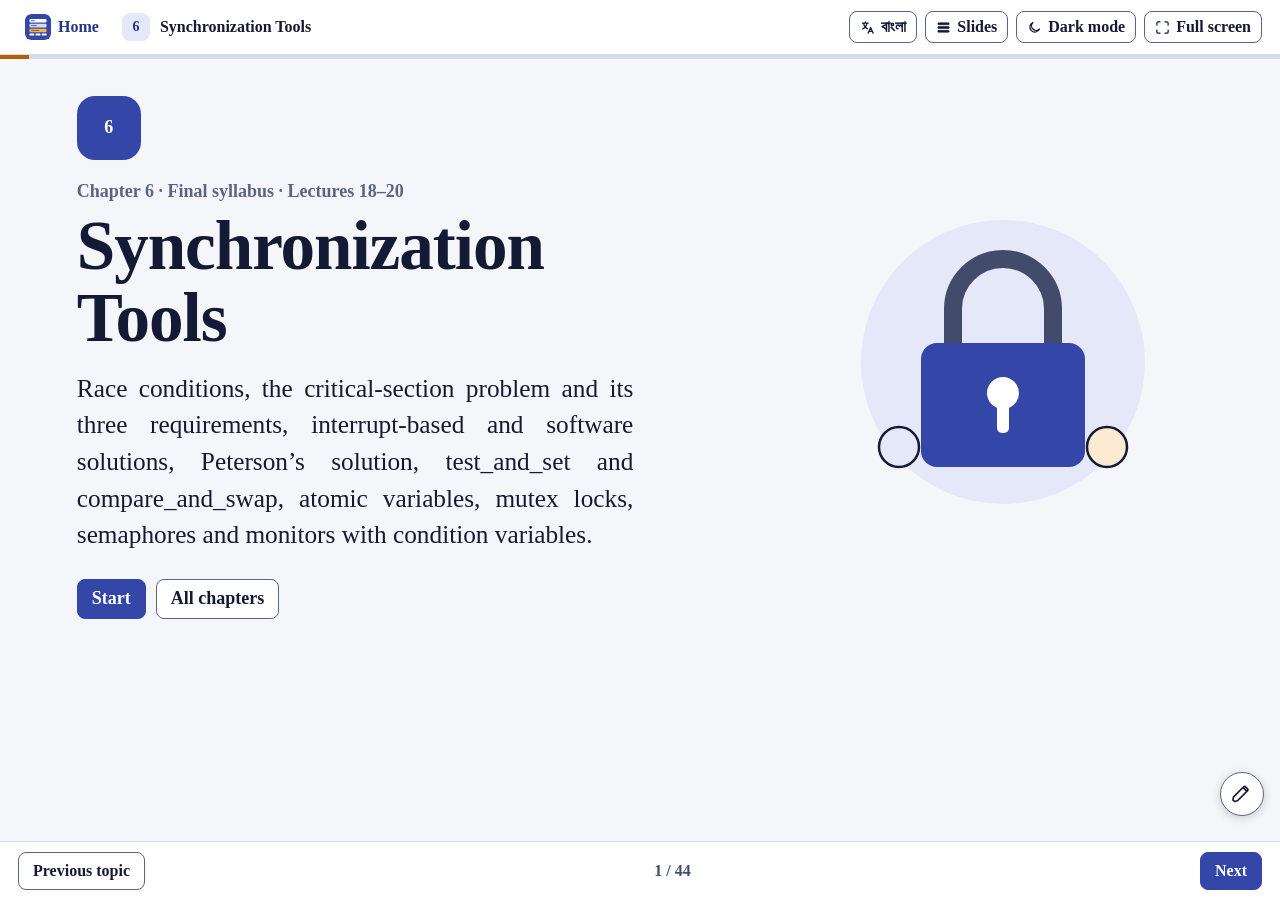
<file: topics/ch06-synchronization-tools.html>
<!DOCTYPE html>
<html lang="en">
<head>
<meta charset="utf-8">
<meta name="viewport" content="width=device-width, initial-scale=1">
<title>Synchronization Tools – Chapter 6 | CSE 309 Operating System</title>
<meta name="description" content="Race conditions, the critical-section problem and its three requirements, interrupt-based and software solutions, Peterson’s solution, test_and_set and compare_and_swap, atomic variables, mutex locks, semaphores and monitors with condition variables. Interactive slides, diagrams, simulators and a quiz for chapter 6 of the CSE 309 Operating System course.">
<meta name="keywords" content="process synchronization, race condition, critical section, mutual exclusion, progress, bounded waiting, Peterson solution, test and set, compare and swap, atomic variable, mutex lock, spinlock, busy waiting, semaphore wait signal, counting semaphore, binary semaphore, monitor, condition variable, CSE 309">
<meta name="author" content="Operating System Notes">
<meta name="robots" content="index, follow, max-image-preview:large">
<meta name="theme-color" content="#3446A8" media="(prefers-color-scheme: light)">
<meta name="theme-color" content="#0B0E1A" media="(prefers-color-scheme: dark)">
<link rel="canonical" href="https://ayan-1829.github.io/CSE-309-Operating-System/topics/ch06-synchronization-tools.html">
<link rel="icon" type="image/svg+xml" href="../img/logo-mark.svg">
<link rel="icon" type="image/png" sizes="32x32" href="../img/favicon-32.png">
<link rel="icon" type="image/png" sizes="16x16" href="../img/favicon-16.png">
<link rel="apple-touch-icon" href="../img/apple-touch-icon.png">
<link rel="manifest" href="../site.webmanifest">
<meta property="og:type" content="article">
<meta property="og:site_name" content="Operating System (CSE 309)">
<meta property="og:locale" content="en_US">
<meta property="og:title" content="Synchronization Tools – Chapter 6 | CSE 309 Operating System">
<meta property="og:description" content="Race conditions, the critical-section problem and its three requirements, interrupt-based and software solutions, Peterson’s solution, test_and_set and compare_and_swap, atomic variables, mutex locks, semaphores and monitors with condition variables. Interactive slides, diagrams, simulators and a quiz for chapter 6 of the CSE 309 Operating System course.">
<meta property="og:url" content="https://ayan-1829.github.io/CSE-309-Operating-System/topics/ch06-synchronization-tools.html">
<meta property="og:image" content="https://ayan-1829.github.io/CSE-309-Operating-System/img/og/ch06-synchronization-tools.png?v=2">
<meta property="og:image:type" content="image/png">
<meta property="og:image:width" content="1200">
<meta property="og:image:height" content="630">
<meta property="og:image:alt" content="Synchronization Tools – Chapter 6 | CSE 309 Operating System">
<meta name="twitter:card" content="summary_large_image">
<meta name="twitter:title" content="Synchronization Tools – Chapter 6 | CSE 309 Operating System">
<meta name="twitter:description" content="Race conditions, the critical-section problem and its three requirements, interrupt-based and software solutions, Peterson’s solution, test_and_set and compare_and_swap, atomic variables, mutex locks, semaphores and monitors with condition variables. Interactive slides, diagrams, simulators and a quiz for chapter 6 of the CSE 309 Operating System course.">
<meta name="twitter:image" content="https://ayan-1829.github.io/CSE-309-Operating-System/img/og/ch06-synchronization-tools.png?v=2">
<meta name="twitter:image:alt" content="Synchronization Tools – Chapter 6 | CSE 309 Operating System">
<script type="application/ld+json">{"@context": "https://schema.org", "@type": "LearningResource", "name": "Synchronization Tools", "description": "Race conditions, the critical-section problem and its three requirements, interrupt-based and software solutions, Peterson’s solution, test_and_set and compare_and_swap, atomic variables, mutex locks, semaphores and monitors with condition variables.", "position": 8, "educationalLevel": "Undergraduate", "learningResourceType": "Lecture slides", "inLanguage": "en", "isAccessibleForFree": true, "teaches": ["Concurrent access to shared data can leave it inconsistent; a race condition is when the result depends on the order of access.", "A critical-section solution needs mutual exclusion, progress and bounded waiting.", "Disabling interrupts fails on multiprocessors; the shared-turn algorithm breaks progress; Peterson’s solution (turn + flag[2]) meets all three.", "Hardware offers atomic test_and_set and compare_and_swap, used to build atomic variables and mutex locks (spinlocks).", "Semaphores (counting or binary) use atomic wait() and signal(); a waiting queue with block and wakeup avoids busy waiting.", "Monitors allow one active process at a time; condition variables provide x.wait() and x.signal(), with x.wait(c) for priority."], "keywords": "process synchronization, race condition, critical section, mutual exclusion, progress, bounded waiting, Peterson solution, test and set, compare and swap, atomic variable, mutex lock, spinlock, busy waiting, semaphore wait signal, counting semaphore, binary semaphore, monitor, condition variable, CSE 309", "url": "https://ayan-1829.github.io/CSE-309-Operating-System/topics/ch06-synchronization-tools.html", "image": "https://ayan-1829.github.io/CSE-309-Operating-System/img/og/ch06-synchronization-tools.png", "isPartOf": {"@type": "Course", "name": "Operating System", "courseCode": "CSE 309", "url": "https://ayan-1829.github.io/CSE-309-Operating-System/"}}</script>
<script type="application/ld+json">{"@context": "https://schema.org", "@type": "BreadcrumbList", "itemListElement": [{"@type": "ListItem", "position": 1, "name": "Operating System", "item": "https://ayan-1829.github.io/CSE-309-Operating-System/"}, {"@type": "ListItem", "position": 2, "name": "Chapter 6: Synchronization Tools", "item": "https://ayan-1829.github.io/CSE-309-Operating-System/topics/ch06-synchronization-tools.html"}]}</script>
<link rel="preconnect" href="https://fonts.googleapis.com">
<link rel="preconnect" href="https://fonts.gstatic.com" crossorigin>
<link href="https://fonts.googleapis.com/css2?family=IBM+Plex+Mono:wght@400;500;600&display=swap" rel="stylesheet">
<link rel="stylesheet" href="../css/style.css">
</head>
<body class="deck-page">
<div class="sr-only" id="live" aria-live="polite"></div>
<header class="deck-bar">
  <a class="home-link" href="../index.html" aria-label="Home: all chapters"><img src="../img/logo-mark.svg" alt="" width="26" height="26"><span>Home</span></a>
  <div class="deck-title"><span class="badge">6</span><span>Synchronization Tools</span></div>
  <div class="deck-actions">
    <button type="button" class="btn sm" id="btn-menu" aria-expanded="false" aria-controls="slide-menu" aria-label="Slides"><svg class="btn-ic" viewBox="0 0 24 24" fill="currentColor" stroke="none" aria-hidden="true"><rect x="3" y="4.5" width="18" height="3" rx="1"></rect><rect x="3" y="10.5" width="18" height="3" rx="1"></rect><rect x="3" y="16.5" width="18" height="3" rx="1"></rect></svg><span>Slides</span></button>
    <button type="button" class="btn sm" id="btn-theme" aria-pressed="false" aria-label="Toggle dark mode"><svg class="btn-ic" viewBox="0 0 24 24" fill="none" stroke-width="2" stroke-linecap="round" stroke-linejoin="round" aria-hidden="true"><path d="M20 14.5A8 8 0 1 1 9.5 4a6.5 6.5 0 0 0 10.5 10.5Z"></path></svg><span>Dark mode</span></button>
    <button type="button" class="btn sm" id="btn-fs" aria-pressed="false" aria-label="Full screen"><svg class="btn-ic" viewBox="0 0 24 24" fill="none" stroke-width="2" stroke-linecap="round" stroke-linejoin="round" aria-hidden="true"><path d="M8 3H5a2 2 0 0 0-2 2v3M16 3h3a2 2 0 0 1 2 2v3M8 21H5a2 2 0 0 1-2-2v-3M16 21h3a2 2 0 0 0 2-2v-3"></path></svg><span>Full screen</span></button>
  </div>
</header>
<div class="deck-progress"><i id="progress-fill"></i></div>
<main class="deck" id="deck">
<section class="slide title-slide" data-title="Synchronization Tools" aria-label="Synchronization Tools" tabindex="-1"><div class="slide-inner">
<span class="topic-art" data-art="8" aria-hidden="true"></span>
<span class="badge big">6</span>
<p class="kicker">Chapter 6 · Final syllabus · Lectures 18–20</p>
<h1>Synchronization Tools</h1>
<p class="lead">Race conditions, the critical-section problem and its three requirements, interrupt-based and software solutions, Peterson’s solution, test_and_set and compare_and_swap, atomic variables, mutex locks, semaphores and monitors with condition variables.</p>
<div class="row"><a class="btn pri" href="#s=2">Start</a><a class="btn" href="../index.html">All chapters</a></div>
</div></section>
<section class="slide " data-title="Why this matters" aria-label="Why this matters" tabindex="-1"><div class="slide-inner">
<p class="kicker">Before we start</p><h2>Why this matters</h2><div class="hook"><p class="q">You and your roommate both open the fridge, both see no milk, and both go out to buy milk. Now there are two litres of milk and one very confused fridge.</p><p>Processes sharing data do the same: two of them add one to a counter, and it goes up by only one. The order of their steps matters, and preemption can interleave them at the worst moment.</p><p>This chapter defines what a correct solution must guarantee and builds the tools, from Peterson’s algorithm to semaphores and monitors.</p></div>
</div></section>
<section class="slide " data-title="Outline" aria-label="Outline" tabindex="-1"><div class="slide-inner">
<p class="kicker">Chapter 6 · Lectures 18–20</p><h2>Outline</h2><p class="muted">Select a topic to jump to the slide that explains it.</p><ol class="outline-list"><li><a href="#s=4">Background</a></li><li><a href="#s=8">The critical-section problem</a></li><li><a href="#s=11">Peterson’s solution</a></li><li><a href="#s=15">Hardware support for synchronization</a></li><li><a href="#s=18">Mutex locks</a></li><li><a href="#s=19">Semaphores</a></li><li><a href="#s=24">Monitors</a></li></ol>
</div></section>
<section class="slide " data-title="Background" aria-label="Background" tabindex="-1"><div class="slide-inner">
<p class="kicker">Background</p><h2>Background</h2><ul><li>Processes can execute concurrently<ul><li>May be interrupted at any time, partially completing execution</li></ul></li><li>Concurrent access to shared data may result in data inconsistency</li><li>Maintaining data consistency requires mechanisms to ensure the orderly execution of cooperating processes</li></ul>
</div></section>
<section class="slide " data-title="Race condition" aria-label="Race condition" tabindex="-1"><div class="slide-inner">
<p class="kicker">Background</p><h2>Race condition</h2><div class="cols "><div><ul><li>Processes P0 and P1 are creating child processes using the <code>fork()</code> system call</li><li>Race condition on kernel variable <code>next_available_pid</code> which represents the next available process identifier (pid)</li><li>Unless there is a mechanism to prevent P0 and P1 from accessing the variable <code>next_available_pid</code> the same pid could be assigned to two different processes!</li></ul></div><div><div class="callout">A <b>race condition</b> is when the outcome depends on the particular order in which the accesses take place. Try it on the next slide.</div></div></div>
</div></section>
<section class="slide " data-title="Race on next_available_pid" aria-label="Race on next_available_pid" tabindex="-1"><div class="slide-inner">
<p class="kicker">Interactive</p><h2>Race on next_available_pid</h2><div data-demo="race-pid"></div>
</div></section>
<section class="slide " data-title="A real race condition" aria-label="A real race condition" tabindex="-1"><div class="slide-inner">
<p class="kicker">Code and output</p><h2>A real race condition</h2><div class="co-h"><span>race.c — two threads, one counter</span></div><pre class="code small-code">#include &lt;pthread.h&gt;
#include &lt;stdio.h&gt;

#define N 1000000
long counter = 0;                       /* shared data */
pthread_mutex_t lock = PTHREAD_MUTEX_INITIALIZER;
int use_lock;

void *work(void *arg)
{
    for (int i = 0; i &lt; N; i++) {
        if (use_lock) pthread_mutex_lock(&amp;lock);    /* entry section */
        counter++;                                  /* critical section */</pre>
</div></section>
<section class="slide " data-title="A real race condition (cont.)" aria-label="A real race condition (cont.)" tabindex="-1"><div class="slide-inner">
<p class="kicker">Code and output</p><h2>A real race condition (cont.)</h2><pre data-start="14" class="code small-code">        if (use_lock) pthread_mutex_unlock(&amp;lock);  /* exit section */
    }
    return NULL;
}

int main(void)
{
    for (use_lock = 0; use_lock &lt;= 1; use_lock++) {
        pthread_t a, b;
        counter = 0;
        pthread_create(&amp;a, NULL, work, NULL);
        pthread_create(&amp;b, NULL, work, NULL);
        pthread_join(a, NULL);
        pthread_join(b, NULL);</pre>
</div></section>
<section class="slide " data-title="A real race condition (cont.)" aria-label="A real race condition (cont.)" tabindex="-1"><div class="slide-inner">
<p class="kicker">Code and output</p><h2>A real race condition (cont.)</h2><pre data-start="28" class="code small-code">        printf(&quot;%-12s counter = %ld (expected %d)\n&quot;,
               use_lock ? &quot;with lock:&quot; : &quot;no lock:&quot;, counter, 2 * N);
    }
    return 0;
}</pre><div class="co-h"><span>Output</span></div><div class="console runnable" data-cmd="gcc race.c -o race -pthread &amp;&amp; ./race" data-out="no lock:     counter = 1032343 (expected 2000000)
with lock:   counter = 2000000 (expected 2000000)"><div class="console-h"><span>Terminal</span><button type="button" class="run-btn">▶ Run</button></div><pre class="console-body">$ gcc race.c -o race -pthread &amp;&amp; ./race
no lock:     counter = 1032343 (expected 2000000)
with lock:   counter = 2000000 (expected 2000000)</pre></div><p class="co-note"><code>counter++</code> is three machine steps (load, add, store). Without the lock the threads overwrite each other’s updates, so the total is wrong and different on every run. With the mutex around the critical section it is always 2,000,000.</p>
</div></section>
<section class="slide " data-title="Critical section problem" aria-label="Critical section problem" tabindex="-1"><div class="slide-inner">
<p class="kicker">The critical-section problem</p><h2>Critical section problem</h2><div class="cols "><div><ul><li>Consider system of <i>n</i> processes {p<sub>0</sub>, p<sub>1</sub>, … p<sub>n−1</sub>}</li><li>Each process has <b>critical section</b> segment of code<ul><li>Process may be changing common variables, updating table, writing file, etc.</li><li>When one process in critical section, no other may be in its critical section</li></ul></li><li><i>Critical section problem</i> is to design protocol to solve this</li><li>Each process must ask permission to enter critical section in <b>entry section</b>, may follow critical section with <b>exit section</b>, then <b>remainder section</b></li></ul></div><div><p>General structure of process P<sub>i</sub>:</p><pre class="code">while (true) {

    entry section

        critical section

    exit section

        remainder section
}</pre></div></div>
</div></section>
<section class="slide " data-title="Critical-section problem (cont.)" aria-label="Critical-section problem (cont.)" tabindex="-1"><div class="slide-inner">
<p class="kicker">The critical-section problem</p><h2>Critical-section problem (cont.)</h2><p>Requirements for solution to critical-section problem:</p><ol><li><b>Mutual exclusion</b> – if process P<sub>i</sub> is executing in its critical section, then no other processes can be executing in their critical sections</li><li><b>Progress</b> – if no process is executing in its critical section and there exist some processes that wish to enter their critical section, then the selection of the process that will enter the critical section next cannot be postponed indefinitely</li><li><b>Bounded waiting</b> – a bound must exist on the number of times that other processes are allowed to enter their critical sections after a process has made a request to enter its critical section and before that request is granted<ul><li>Assume that each process executes at a nonzero speed</li><li>No assumption concerning <b>relative speed</b> of the <i>n</i> processes</li></ul></li></ol>
</div></section>
<section class="slide " data-title="Interrupt-based solution" aria-label="Interrupt-based solution" tabindex="-1"><div class="slide-inner">
<p class="kicker">The critical-section problem</p><h2>Interrupt-based solution</h2><div class="cols "><div><ul><li>Entry section: disable interrupts</li><li>Exit section: enable interrupts</li><li>Will this solve the problem?<ul><li>What if the critical section is code that runs for an hour?</li><li>Can some processes starve – never enter their critical section.</li><li>What if there are two CPUs?</li></ul></li></ul></div><div><div class="callout warn">Disabling interrupts only stops preemption on <b>one</b> CPU. On a multiprocessor, a process on another CPU can still enter the critical section, and turning interrupts off on every CPU is too slow.</div></div></div>
</div></section>
<section class="slide " data-title="Software solution" aria-label="Software solution" tabindex="-1"><div class="slide-inner">
<p class="kicker">Peterson’s solution</p><h2>Software solution</h2><ul><li>Two process solution</li><li>Assume that the <b>load</b> and <b>store</b> machine-language instructions are atomic; that is, cannot be interrupted</li><li>The two processes share one variable:<ul><li><code>int turn;</code></li></ul></li><li>The variable <code>turn</code> indicates whose turn it is to enter the critical section</li><li>initially, the value of <code>turn</code> is set to <i>i</i></li></ul><p>Algorithm for process P<sub>i</sub>:</p><pre class="code">while (true) {
    while (turn == j);</pre>
</div></section>
<section class="slide " data-title="Software solution (cont.)" aria-label="Software solution (cont.)" tabindex="-1"><div class="slide-inner">
<p class="kicker">Peterson’s solution</p><h2>Software solution (cont.)</h2><pre data-start="4" class="code">    /* critical section */

    turn = j;

    /* remainder section */
}</pre><h3>Correctness of the software solution</h3><ul><li>Mutual exclusion is preserved: P<sub>i</sub> enters critical section only if <code>turn = i</code>, and <code>turn</code> cannot be both 0 and 1 at the same time</li><li>But <b>progress</b> fails: the processes must strictly alternate. If P<sub>j</sub> stays in its remainder section, P<sub>i</sub> cannot enter twice in a row.</li></ul>
</div></section>
<section class="slide " data-title="Peterson’s solution" aria-label="Peterson’s solution" tabindex="-1"><div class="slide-inner">
<p class="kicker">Peterson’s solution</p><h2>Peterson’s solution</h2><div class="cols "><div><ul><li>Two process solution</li><li>Assume that the <b>load</b> and <b>store</b> machine-language instructions are atomic; that is, cannot be interrupted</li><li>The two processes share two variables:<ul><li><code>int turn;</code></li><li><code>boolean flag[2]</code></li></ul></li><li>The variable <code>turn</code> indicates whose turn it is to enter the critical section</li><li>The <code>flag</code> array is used to indicate if a process is ready to enter the critical section.<ul><li><code>flag[i] = true</code> implies that process P<sub>i</sub> is ready!</li></ul></li></ul></div><div><p>Algorithm for process P<sub>i</sub>:</p><pre class="code">while (true) {
    flag[i] = true;
    turn = j;
    while (flag[j] &amp;&amp; turn == j)
        ;

    /* critical section */

    flag[i] = false;

    /* remainder section */
}</pre></div></div>
</div></section>
<section class="slide " data-title="Correctness of Peterson’s solution" aria-label="Correctness of Peterson’s solution" tabindex="-1"><div class="slide-inner">
<p class="kicker">Peterson’s solution</p><h2>Correctness of Peterson’s solution</h2><div class="cols "><div><p>Provable that the three CS requirements are met:</p><ol><li><b>Mutual exclusion</b> is preserved: P<sub>i</sub> enters CS only if either <code>flag[j] = false</code> or <code>turn = i</code></li><li><b>Progress</b> requirement is satisfied</li><li><b>Bounded-waiting</b> requirement is met</li></ol></div><div><div class="callout">If both processes want to enter, both set their flag; <code>turn</code> can only hold one value, the one written <b>last</b>, so exactly one of them waits. A process that is not interested has its flag false and never blocks the other.</div></div></div>
</div></section>
<section class="slide " data-title="Step through both algorithms" aria-label="Step through both algorithms" tabindex="-1"><div class="slide-inner">
<p class="kicker">Interactive</p><h2>Step through both algorithms</h2><div data-demo="peterson"></div>
</div></section>
<section class="slide " data-title="Synchronization hardware" aria-label="Synchronization hardware" tabindex="-1"><div class="slide-inner">
<p class="kicker">Hardware support for synchronization</p><h2>Synchronization hardware</h2><ul><li>Many systems provide hardware support for implementing the critical section code.</li><li>Uniprocessors – could disable interrupts<ul><li>Currently running code would execute without preemption</li><li>Generally too inefficient on multiprocessor systems<ul><li>Operating systems using this not broadly scalable</li></ul></li></ul></li><li>We will look at two forms of hardware support:<ul><li>1. Hardware instructions</li><li>2. Atomic variables</li></ul></li></ul>
</div></section>
<section class="slide " data-title="Hardware instructions" aria-label="Hardware instructions" tabindex="-1"><div class="slide-inner">
<p class="kicker">Hardware support for synchronization</p><h2>Hardware instructions</h2><p>Special hardware instructions that allow us to either <b>test-and-modify</b> the content of a word, or to <b>swap</b> the contents of two words atomically (uninterruptedly):</p><h3>The test_and_set instruction</h3><pre class="code">boolean test_and_set (boolean *target)
{
    boolean rv = *target;
    *target = true;
    return rv;
}</pre><ul><li>Executed atomically</li><li>Returns the original value of passed parameter</li><li>Set the new value of passed parameter to <code>true</code></li></ul>
</div></section>
<section class="slide " data-title="Hardware instructions (cont.)" aria-label="Hardware instructions (cont.)" tabindex="-1"><div class="slide-inner">
<p class="kicker">Hardware support for synchronization</p><h2>Hardware instructions (cont.)</h2><h3>The compare_and_swap instruction</h3><pre class="code">int compare_and_swap(int *value, int expected, int new_value)
{
    int temp = *value;
    if (*value == expected)
        *value = new_value;
    return temp;
}</pre><ul><li>Executed atomically</li><li>Returns the original value of passed parameter <code>value</code></li><li>Set the variable <code>value</code> the value of the passed parameter <code>new_value</code> but only if <code>*value == expected</code> is true. That is, the swap takes place only under this condition.</li></ul><div class="applinks" role="group" aria-label="Explore further"><span class="al-h">Explore further</span><a class="al al-itc" href="https://ayan-1829.github.io/inside-the-computer/parts/x86-data.html" target="_blank" rel="noopener"><span class="al-app">Inside the Computer</span><span class="al-t">8086 data transfer (XCHG)</span></a><a class="al al-itc" href="https://ayan-1829.github.io/inside-the-computer/parts/x86-proc.html" target="_blank" rel="noopener"><span class="al-app">Inside the Computer</span><span class="al-t">8086 processor control (LOCK)</span></a></div>
</div></section>
<section class="slide " data-title="Atomic variables" aria-label="Atomic variables" tabindex="-1"><div style="zoom:0.95;" class="slide-inner">
<p class="kicker">Hardware support for synchronization</p><h2>Atomic variables</h2><div class="cols "><div><ul><li>Typically, instructions such as compare-and-swap are used as building blocks for other synchronization tools.</li><li>One tool is an <b>atomic variable</b> that provides atomic (uninterruptible) updates on basic data types such as integers and booleans.</li><li>For example:<ul><li>Let <code>sequence</code> be an atomic variable</li><li>Let <code>increment()</code> be operation on the atomic variable <code>sequence</code></li><li>The command <code>increment(&amp;sequence);</code> ensures <code>sequence</code> is incremented without interruption</li></ul></li></ul></div><div><p>The <code>increment()</code> function can be implemented as follows:</p><pre class="code">void increment(atomic_int *v)
{
    int temp;

    do {
        temp = *v;
    }
    while (temp != compare_and_swap(v, temp, temp+1));
}</pre><div class="callout">If another thread changed <code>*v</code> between the read and the swap, compare_and_swap fails (returns a different value) and the loop simply tries again.</div></div></div>
</div></section>
<section class="slide " data-title="Mutex locks" aria-label="Mutex locks" tabindex="-1"><div class="slide-inner">
<p class="kicker">Mutex locks</p><h2>Mutex locks</h2><ul><li>Previous solutions are complicated and generally inaccessible to application programmers</li><li>OS designers build software tools to solve critical section problem</li><li>Simplest is mutex lock<ul><li>Boolean variable indicating if lock is available or not</li></ul></li><li>Protect a critical section by<ul><li>First <code>acquire()</code> a lock</li><li>Then <code>release()</code> the lock</li></ul></li><li>Calls to <code>acquire()</code> and <code>release()</code> must be <b>atomic</b><ul><li>Usually implemented via hardware atomic instructions such as compare-and-swap.</li></ul></li></ul>
</div></section>
<section class="slide " data-title="Mutex locks (cont.)" aria-label="Mutex locks (cont.)" tabindex="-1"><div class="slide-inner">
<p class="kicker">Mutex locks</p><h2>Mutex locks (cont.)</h2><ul><li>But this solution requires <b>busy waiting</b><ul><li>This lock therefore called a <b>spinlock</b></li></ul></li></ul><h3>Solution to CS problem using mutex locks</h3><pre class="code">while (true) {
    acquire lock

        critical section

    release lock

        remainder section
}</pre>
</div></section>
<section class="slide " data-title="Semaphore" aria-label="Semaphore" tabindex="-1"><div class="slide-inner">
<p class="kicker">Semaphores</p><h2>Semaphore</h2><div class="cols "><div><ul><li>Synchronization tool that provides more sophisticated ways (than mutex locks) for processes to synchronize their activities.</li><li>Semaphore <b>S</b> – integer variable</li><li>Can only be accessed via two indivisible (atomic) operations<ul><li><code>wait()</code> and <code>signal()</code></li><li>Originally called <code>P()</code> and <code>V()</code></li></ul></li></ul></div><div><p>Definition of the <code>wait()</code> operation:</p><pre class="code">wait(S) {
    while (S &lt;= 0)
        ; // busy wait
    S--;
}</pre><p>Definition of the <code>signal()</code> operation:</p><pre class="code">signal(S) {
    S++;
}</pre></div></div>
</div></section>
<section class="slide " data-title="Semaphore (cont.)" aria-label="Semaphore (cont.)" tabindex="-1"><div class="slide-inner">
<p class="kicker">Semaphores</p><h2>Semaphore (cont.)</h2><ul><li><b>Counting semaphore</b> – integer value can range over an unrestricted domain</li><li><b>Binary semaphore</b> – integer value can range only between 0 and 1<ul><li>Same as a mutex lock</li></ul></li><li>Can implement a counting semaphore S as a binary semaphore</li><li>With semaphores we can solve various synchronization problems</li></ul><div data-demo="semaphore"></div>
</div></section>
<section class="slide " data-title="Bounded buffer with semaphores" aria-label="Bounded buffer with semaphores" tabindex="-1"><div class="slide-inner">
<p class="kicker">Interactive</p><h2>Bounded buffer with semaphores</h2><div data-demo="pc-sem"></div>
</div></section>
<section class="slide " data-title="Bounded buffer in C" aria-label="Bounded buffer in C" tabindex="-1"><div class="slide-inner">
<p class="kicker">Code and output</p><h2>Bounded buffer in C</h2><div class="co-h"><span>boundedbuf.c</span></div><pre class="code small-code">#include &lt;pthread.h&gt;
#include &lt;semaphore.h&gt;
#include &lt;stdio.h&gt;

#define BUFFER_SIZE 3
int buffer[BUFFER_SIZE], in = 0, out = 0;
sem_t empty, full;                 /* counting semaphores */
pthread_mutex_t mutex = PTHREAD_MUTEX_INITIALIZER;

void *producer(void *arg)
{
    for (int item = 1; item &lt;= 5; item++) {
        sem_wait(&amp;empty);              /* wait for a free slot   */
        pthread_mutex_lock(&amp;mutex);
        buffer[in] = item; in = (in + 1) % BUFFER_SIZE;
        printf(&quot;produced %d\n&quot;, item);
        pthread_mutex_unlock(&amp;mutex);</pre>
</div></section>
<section class="slide " data-title="Bounded buffer in C (cont.)" aria-label="Bounded buffer in C (cont.)" tabindex="-1"><div class="slide-inner">
<p class="kicker">Code and output</p><h2>Bounded buffer in C (cont.)</h2><pre data-start="18" class="code small-code">        sem_post(&amp;full);               /* one more full slot     */
    }
    return NULL;
}

void *consumer(void *arg)
{
    for (int k = 0; k &lt; 5; k++) {
        sem_wait(&amp;full);               /* wait for an item       */
        pthread_mutex_lock(&amp;mutex);
        int item = buffer[out]; out = (out + 1) % BUFFER_SIZE;
        printf(&quot;        consumed %d\n&quot;, item);
        pthread_mutex_unlock(&amp;mutex);
        sem_post(&amp;empty);              /* one more free slot     */
    }
    return NULL;
}

int main(void)</pre>
</div></section>
<section class="slide " data-title="Bounded buffer in C (cont.)" aria-label="Bounded buffer in C (cont.)" tabindex="-1"><div class="slide-inner">
<p class="kicker">Code and output</p><h2>Bounded buffer in C (cont.)</h2><pre data-start="37" class="code small-code">{
    pthread_t p, c;
    sem_init(&amp;empty, 0, BUFFER_SIZE);  /* all slots free */
    sem_init(&amp;full, 0, 0);             /* no items yet   */
    pthread_create(&amp;p, NULL, producer, NULL);
    pthread_create(&amp;c, NULL, consumer, NULL);
    pthread_join(p, NULL);
    pthread_join(c, NULL);
    return 0;
}</pre><div class="co-h"><span>Output</span></div><div class="console runnable" data-cmd="gcc boundedbuf.c -o boundedbuf -pthread &amp;&amp; ./boundedbuf" data-out="produced 1
produced 2
produced 3
        consumed 1
        consumed 2
        consumed 3
produced 4
produced 5
        consumed 4
        consumed 5"><div class="console-h"><span>Terminal · sample run on Linux</span><button type="button" class="run-btn">▶ Run</button></div><pre class="console-body">$ gcc boundedbuf.c -o boundedbuf -pthread &amp;&amp; ./boundedbuf
produced 1
produced 2
produced 3
        consumed 1
        consumed 2
        consumed 3
produced 4
produced 5
        consumed 4
        consumed 5</pre></div><p class="co-note">One possible order: the producer fills all 3 slots, then must wait on <code>empty</code> until the consumer frees one. The order changes from run to run, but the buffer never overflows.</p>
</div></section>
<section class="slide " data-title="Semaphore implementation" aria-label="Semaphore implementation" tabindex="-1"><div class="slide-inner">
<p class="kicker">Semaphores</p><h2>Semaphore implementation</h2><ul><li>Must guarantee that no two processes can execute the <code>wait()</code> and <code>signal()</code> on the same semaphore at the same time</li><li>Thus, the implementation becomes the critical section problem where the <code>wait</code> and <code>signal</code> code are placed in the critical section</li><li>Could now have <b>busy waiting</b> in critical section implementation<ul><li>But implementation code is short</li><li>Little busy waiting if critical section rarely occupied</li></ul></li><li>Note that applications may spend lots of time in critical sections and therefore this is not a good solution</li></ul>
</div></section>
<section class="slide " data-title="Semaphore implementation (cont.)" aria-label="Semaphore implementation (cont.)" tabindex="-1"><div class="slide-inner">
<p class="kicker">Semaphores</p><h2>Semaphore implementation (cont.)</h2><h3>Semaphore implementation with no busy waiting</h3><ul><li>With each semaphore there is an associated waiting queue</li><li>Each entry in a waiting queue has two data items:<ul><li>Value (of type integer)</li><li>Pointer to next record in the list</li></ul></li><li>Two operations:<ul><li><b>block</b> – place the process invoking the operation on the appropriate waiting queue</li><li><b>wakeup</b> – remove one of processes in the waiting queue and place it in the ready queue</li></ul></li></ul><pre class="code small-code">typedef struct {
    int value;
    struct process *list;
} semaphore;</pre>
</div></section>
<section class="slide " data-title="Monitors" aria-label="Monitors" tabindex="-1"><div class="slide-inner">
<p class="kicker">Monitors</p><h2>Monitors</h2><ul><li>A high-level abstraction that provides a convenient and effective mechanism for process synchronization</li><li><i>Abstract data type</i>, internal variables only accessible by code within the procedure</li><li>Only one process may be active within the monitor at a time</li><li>Pseudocode syntax of a monitor:</li></ul><pre class="code small-code">monitor monitor-name
{
    // shared variable declarations
    procedure P1 (...) { .... }

    procedure P2 (...) { .... }

    procedure Pn (...) { ...... }

    initialization code (...) { ... }
}</pre>
</div></section>
<section class="slide " data-title="Monitors (cont.)" aria-label="Monitors (cont.)" tabindex="-1"><div class="slide-inner">
<p class="kicker">Monitors</p><h2>Monitors (cont.)</h2><figure class="fig" data-fig="monitor"><figcaption>Schematic view of a monitor.</figcaption></figure>
</div></section>
<section class="slide " data-title="Monitor implementation using semaphores" aria-label="Monitor implementation using semaphores" tabindex="-1"><div class="slide-inner">
<p class="kicker">Monitors</p><h2>Monitor implementation using semaphores</h2><div class="cols "><div><ul><li>Variables<ul><li><code>semaphore mutex</code></li><li><code>mutex = 1</code></li></ul></li><li>Each procedure P is replaced by</li></ul><pre class="code">wait(mutex);
    ...
    body of P;
    ...
signal(mutex);</pre><ul><li>Mutual exclusion within a monitor is ensured</li></ul></div><div><h3>Condition variables</h3><pre class="code">condition x, y;</pre><ul><li>Two operations are allowed on a condition variable:<ul><li><code>x.wait()</code> – a process that invokes the operation is suspended until <code>x.signal()</code></li><li><code>x.signal()</code> – resumes one of processes (if any) that invoked <code>x.wait()</code><ul><li>If no <code>x.wait()</code> on the variable, then it has no effect on the variable</li></ul></li></ul></li></ul></div></div>
</div></section>
<section class="slide " data-title="Monitor with condition variables" aria-label="Monitor with condition variables" tabindex="-1"><div class="slide-inner">
<p class="kicker">Monitors</p><h2>Monitor with condition variables</h2><figure class="fig" data-fig="monitor-cv"><figcaption>Monitor with condition variables.</figcaption></figure>
</div></section>
<section class="slide " data-title="Resuming processes within a monitor" aria-label="Resuming processes within a monitor" tabindex="-1"><div class="slide-inner">
<p class="kicker">Monitors</p><h2>Resuming processes within a monitor</h2><ul><li>If several processes queued on condition variable x, and <code>x.signal()</code> is executed, which process should be resumed?</li><li>FCFS frequently not adequate</li><li>Use the <b>conditional-wait</b> construct of the form <code>x.wait(c)</code></li><li>where:<ul><li>c is an integer (called the <b>priority number</b>)</li><li>The process with lowest number (highest priority) is scheduled next</li></ul></li></ul>
</div></section>
<section class="slide " data-title="Worked example 1" aria-label="Worked example 1" tabindex="-1"><div class="slide-inner">
<p class="kicker">Worked example 1 of 3</p><h2>Worked example 1</h2><div class="ex"><div class="qq">Show an interleaving in which P0 and P1 both get pid 2615 from next_available_pid = 2615.</div><details class="reveal"><summary>Show the solution</summary><div class="ans"><ol><li>P0 reads next_available_pid (2615) into its register.</li><li>P0 is preempted; P1 reads next_available_pid (still 2615).</li><li>P1 writes 2616 and gives its child pid 2615.</li><li>P0 resumes, writes 2616, and also gives its child pid 2615.</li></ol><p>Both children get 2615 and the counter only went up by one. The read-update-use sequence must be a critical section.</p></div></details></div>
</div></section>
<section class="slide " data-title="Worked example 2" aria-label="Worked example 2" tabindex="-1"><div class="slide-inner">
<p class="kicker">Worked example 2 of 3</p><h2>Worked example 2</h2><div class="ex"><div class="qq">In Peterson’s solution, both processes set their flag at the same time; P0 then writes turn = 1 and P1 writes turn = 0. Who enters?</div><details class="reveal"><summary>Show the solution</summary><div class="ans"><p>turn ends as 0 (P1 wrote last). P0 tests <code>flag[1] &amp;&amp; turn == 1</code>: turn is 0, so the test is false and <b>P0 enters</b>. P1 tests <code>flag[0] &amp;&amp; turn == 0</code>: true, so P1 waits until P0 sets flag[0] = false.</p><p>The process that writes turn last lets the other go first.</p></div></details></div>
</div></section>
<section class="slide " data-title="Worked example 3" aria-label="Worked example 3" tabindex="-1"><div class="slide-inner">
<p class="kicker">Worked example 3 of 3</p><h2>Worked example 3</h2><div class="ex"><div class="qq">A counting semaphore S = 2 guards two printers. P1, P2 and P3 call wait(S) in order, then P1 calls signal(S). Trace S with the waiting-queue implementation.</div><details class="reveal"><summary>Show the solution</summary><div class="ans"><p>P1: S = 1, enters. P2: S = 0, enters. P3: S = −1 &lt; 0, blocked on the queue. P1 signal: S = 0; since S ≤ 0, wake up P3, which now uses the printer.</p><p>A negative value −k means k processes are waiting.</p></div></details></div>
</div></section>
<section class="slide " data-title="Practice (1 of 2)" aria-label="Practice (1 of 2)" tabindex="-1"><div class="slide-inner">
<p class="kicker">Practice</p><h2>Practice (1 of 2)</h2><p class="muted">Try each one on paper first, then check your answer.</p><div class="ex"><div class="qq">1. State the three requirements of a solution to the critical-section problem.</div><details class="reveal"><summary>Show the answer</summary><div class="ans">Mutual exclusion, progress and bounded waiting.</div></details></div><div class="ex"><div class="qq">2. Why is disabling interrupts not a good solution on multiprocessors?</div><details class="reveal"><summary>Show the answer</summary><div class="ans">It only prevents preemption on the CPU where it is done; processes on other CPUs can still enter. Disabling on all CPUs is slow, and long critical sections would block everything and starve others.</div></details></div><div class="ex"><div class="qq">3. Which requirement does the shared-turn-only algorithm violate? Explain.</div><details class="reveal"><summary>Show the answer</summary><div class="ans">Progress: the processes must strictly alternate. If Pj stays in its remainder section with turn = j, Pi cannot enter even though nobody is in the critical section.</div></details></div>
</div></section>
<section class="slide " data-title="Practice (2 of 2)" aria-label="Practice (2 of 2)" tabindex="-1"><div class="slide-inner">
<p class="kicker">Practice</p><h2>Practice (2 of 2)</h2><p class="muted">Try each one on paper first, then check your answer.</p><div class="ex"><div class="qq">4. What does test_and_set return and what does it store?</div><details class="reveal"><summary>Show the answer</summary><div class="ans">It atomically returns the original value of *target and sets *target to true. A lock is acquired when it returns false.</div></details></div><div class="ex"><div class="qq">5. What is the difference between a binary semaphore and a counting semaphore?</div><details class="reveal"><summary>Show the answer</summary><div class="ans">A binary semaphore ranges only between 0 and 1 (like a mutex lock); a counting semaphore can range over an unrestricted domain, e.g. the number of identical resources.</div></details></div><div class="ex"><div class="qq">6. Why does a monitor guarantee mutual exclusion?</div><details class="reveal"><summary>Show the answer</summary><div class="ans">Only one process may be active within the monitor at a time; implemented with a semaphore mutex = 1, each procedure is wrapped in wait(mutex) … signal(mutex).</div></details></div>
</div></section>
<section class="slide " data-title="Quiz" aria-label="Quiz" tabindex="-1"><div class="slide-inner">
<p class="kicker">Check yourself</p><h2>Quiz</h2><div><div class="quiz-host" data-quiz-key="8"></div><script type="application/json" class="quiz-json">[{"q": "When the outcome depends on the order of access to shared data, we have a…", "o": ["deadlock", "race condition", "convoy effect", "page fault"], "a": 1, "w": "A race condition."}, {"q": "A process asks permission to enter its critical section in the…", "o": ["entry section", "exit section", "remainder section", "kernel section"], "a": 0, "w": "Then the critical section, the exit section and the remainder section."}, {"q": "Peterson’s solution uses which shared variables?", "o": ["turn only", "flag[2] only", "turn and flag[2]", "a semaphore"], "a": 2, "w": "int turn; boolean flag[2]."}, {"q": "P_i enters its critical section in Peterson’s solution only if…", "o": ["flag[j] == true", "flag[j] == false or turn == i", "turn == j", "flag[i] == false"], "a": 1, "w": "Otherwise it spins."}, {"q": "compare_and_swap(&v, expected, new) changes v only if…", "o": ["v == new", "v == expected", "v is zero", "always"], "a": 1, "w": "And it always returns the original value."}, {"q": "A mutex lock that busy-waits is called a…", "o": ["monitor", "spinlock", "condition variable", "binary tree"], "a": 1, "w": "It spins while waiting."}, {"q": "wait() and signal() were originally called…", "o": ["lock() and unlock()", "P() and V()", "up() and down()", "acquire() and release()"], "a": 1, "w": "From the Dutch words used by Dijkstra."}, {"q": "x.signal() when no process is waiting on x…", "o": ["increments x", "has no effect", "blocks the caller", "causes an error"], "a": 1, "w": "Unlike a semaphore’s signal()."}]</script></div>
</div></section>
<section class="slide " data-title="Further learning" aria-label="Further learning" tabindex="-1"><div class="slide-inner">
<p class="kicker">Resources</p><h2>Further learning</h2><p class="muted">Free material to go deeper. Links open in a new tab.</p><div class="res-grid"><a class="res" href="https://pages.cs.wisc.edu/~remzi/OSTEP/threads-locks.pdf" target="_blank" rel="noopener noreferrer"><small>Free book</small><b>OSTEP: Locks ↗</b><span>test-and-set, compare-and-swap, spin locks and Peterson’s algorithm.</span></a><a class="res" href="https://pages.cs.wisc.edu/~remzi/OSTEP/threads-sema.pdf" target="_blank" rel="noopener noreferrer"><small>Free book</small><b>OSTEP: Semaphores ↗</b><span>Semaphores as locks and condition variables, with the producer–consumer problem.</span></a><a class="res" href="https://pages.cs.wisc.edu/~remzi/OSTEP/threads-cv.pdf" target="_blank" rel="noopener noreferrer"><small>Free book</small><b>OSTEP: Condition Variables ↗</b><span>wait and signal, the building blocks of monitors.</span></a><a class="res" href="https://en.wikipedia.org/wiki/Peterson%27s_algorithm" target="_blank" rel="noopener noreferrer"><small>Article</small><b>Peterson’s algorithm ↗</b><span>The proof of the three requirements.</span></a><a class="res" href="https://man7.org/linux/man-pages/man7/sem_overview.7.html" target="_blank" rel="noopener noreferrer"><small>Reference</small><b>sem_overview(7) ↗</b><span>POSIX semaphores on Linux.</span></a><a class="res" href="https://en.wikipedia.org/wiki/Compare-and-swap" target="_blank" rel="noopener noreferrer"><small>Article</small><b>Compare-and-swap ↗</b><span>The atomic instruction and lock-free updates.</span></a></div>
</div></section>
<section class="slide " data-title="Summary" aria-label="Summary" tabindex="-1"><div class="slide-inner">
<p class="kicker">Summary · End of Chapter 6</p><h2>Summary</h2><ul class="sumlist"><li>Concurrent access to shared data can leave it inconsistent; a race condition is when the result depends on the order of access.</li><li>A critical-section solution needs mutual exclusion, progress and bounded waiting.</li><li>Disabling interrupts fails on multiprocessors; the shared-turn algorithm breaks progress; Peterson’s solution (turn + flag[2]) meets all three.</li><li>Hardware offers atomic test_and_set and compare_and_swap, used to build atomic variables and mutex locks (spinlocks).</li><li>Semaphores (counting or binary) use atomic wait() and signal(); a waiting queue with block and wakeup avoids busy waiting.</li><li>Monitors allow one active process at a time; condition variables provide x.wait() and x.signal(), with x.wait(c) for priority.</li></ul><div class="nextcard"><a class="btn pri" href="ch08-deadlocks.html">Next: Chapter 8 · Deadlocks</a><a class="btn" href="../practice.html#t8">More practice</a><a class="btn" href="../index.html">All chapters</a></div>
</div></section>
</main>
<footer class="deck-foot">
  <button type="button" class="btn" id="prev">Previous</button>
  <span class="counter" id="counter">1 / 44</span>
  <button type="button" class="btn pri" id="next">Next</button>
</footer>
<aside id="slide-menu" hidden aria-label="Slide list"><div class="menu-head"><h3>Slides in this chapter</h3><button type="button" id="btn-menu-close" class="menu-close" aria-label="Close slide list">&#10005;</button></div></aside>
<noscript><p style="padding:20px">This lesson needs JavaScript for the slides and the interactive examples.</p></noscript>
<script src="../js/core.js"></script>
<script src="../js/diagram.js"></script>
<script src="../js/clang.js"></script>
<script src="../js/figs-mid.js"></script>
<script src="../js/figs-final.js"></script>
<script src="../js/demos-mid.js"></script>
<script src="../js/demos-final.js"></script>
<script src="../js/demos-anim.js"></script>
<script src="../js/art.js"></script>
<script src="../js/quiz.js"></script>
<script src="../js/page.js"></script>
<script>window.OS_TOPIC = {"id": 8, "prev": "ch05-cpu-scheduling.html", "next": "ch08-deadlocks.html", "nextLabel": "Next chapter"};</script>
<script>mountPage();</script>
<script src="../js/slides.js"></script>
<script src="../js/annotate.js"></script>
<script src="../js/lang.js"></script>
<script src="../js/analytics.js"
        data-endpoint="https://analytics-proxy.ayansarkar1829.workers.dev"
        data-project="CSE-309 Operating System"></script>
<script src="../js/course-events.js"></script>
</body>
</html>
</file>
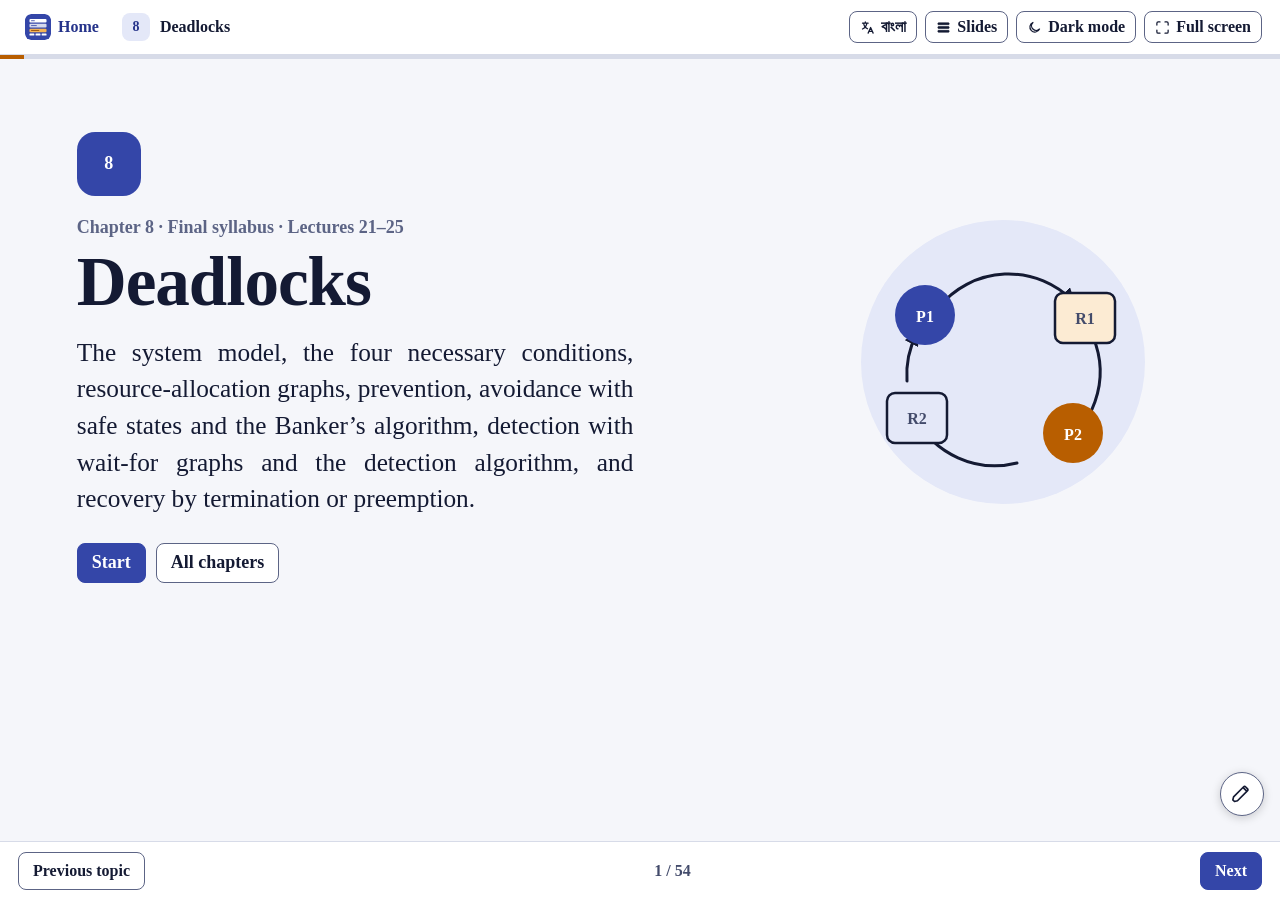
<file: topics/ch08-deadlocks.html>
<!DOCTYPE html>
<html lang="en">
<head>
<meta charset="utf-8">
<meta name="viewport" content="width=device-width, initial-scale=1">
<title>Deadlocks – Chapter 8 | CSE 309 Operating System</title>
<meta name="description" content="The system model, the four necessary conditions, resource-allocation graphs, prevention, avoidance with safe states and the Banker’s algorithm, detection with wait-for graphs and the detection algorithm, and recovery by termination or preemption. Interactive slides, diagrams, simulators and a quiz for chapter 8 of the CSE 309 Operating System course.">
<meta name="keywords" content="deadlock, mutual exclusion, hold and wait, no preemption, circular wait, resource allocation graph, deadlock prevention, deadlock avoidance, safe state, unsafe state, claim edge, Banker’s algorithm, safety algorithm, resource request algorithm, need matrix, wait-for graph, deadlock detection, recovery, CSE 309">
<meta name="author" content="Operating System Notes">
<meta name="robots" content="index, follow, max-image-preview:large">
<meta name="theme-color" content="#3446A8" media="(prefers-color-scheme: light)">
<meta name="theme-color" content="#0B0E1A" media="(prefers-color-scheme: dark)">
<link rel="canonical" href="https://ayan-1829.github.io/CSE-309-Operating-System/topics/ch08-deadlocks.html">
<link rel="icon" type="image/svg+xml" href="../img/logo-mark.svg">
<link rel="icon" type="image/png" sizes="32x32" href="../img/favicon-32.png">
<link rel="icon" type="image/png" sizes="16x16" href="../img/favicon-16.png">
<link rel="apple-touch-icon" href="../img/apple-touch-icon.png">
<link rel="manifest" href="../site.webmanifest">
<meta property="og:type" content="article">
<meta property="og:site_name" content="Operating System (CSE 309)">
<meta property="og:locale" content="en_US">
<meta property="og:title" content="Deadlocks – Chapter 8 | CSE 309 Operating System">
<meta property="og:description" content="The system model, the four necessary conditions, resource-allocation graphs, prevention, avoidance with safe states and the Banker’s algorithm, detection with wait-for graphs and the detection algorithm, and recovery by termination or preemption. Interactive slides, diagrams, simulators and a quiz for chapter 8 of the CSE 309 Operating System course.">
<meta property="og:url" content="https://ayan-1829.github.io/CSE-309-Operating-System/topics/ch08-deadlocks.html">
<meta property="og:image" content="https://ayan-1829.github.io/CSE-309-Operating-System/img/og/ch08-deadlocks.png?v=2">
<meta property="og:image:type" content="image/png">
<meta property="og:image:width" content="1200">
<meta property="og:image:height" content="630">
<meta property="og:image:alt" content="Deadlocks – Chapter 8 | CSE 309 Operating System">
<meta name="twitter:card" content="summary_large_image">
<meta name="twitter:title" content="Deadlocks – Chapter 8 | CSE 309 Operating System">
<meta name="twitter:description" content="The system model, the four necessary conditions, resource-allocation graphs, prevention, avoidance with safe states and the Banker’s algorithm, detection with wait-for graphs and the detection algorithm, and recovery by termination or preemption. Interactive slides, diagrams, simulators and a quiz for chapter 8 of the CSE 309 Operating System course.">
<meta name="twitter:image" content="https://ayan-1829.github.io/CSE-309-Operating-System/img/og/ch08-deadlocks.png?v=2">
<meta name="twitter:image:alt" content="Deadlocks – Chapter 8 | CSE 309 Operating System">
<script type="application/ld+json">{"@context": "https://schema.org", "@type": "LearningResource", "name": "Deadlocks", "description": "The system model, the four necessary conditions, resource-allocation graphs, prevention, avoidance with safe states and the Banker’s algorithm, detection with wait-for graphs and the detection algorithm, and recovery by termination or preemption.", "position": 9, "educationalLevel": "Undergraduate", "learningResourceType": "Lecture slides", "inLanguage": "en", "isAccessibleForFree": true, "teaches": ["Processes request, use and release resources; deadlock needs mutual exclusion, hold and wait, no preemption and circular wait at once.", "Resource-allocation graphs: no cycle → no deadlock; a cycle → deadlock with single instances, possible deadlock otherwise.", "Prevention breaks a condition — most often circular wait, by acquiring resources in a fixed order.", "Avoidance keeps the system in a safe state: the RAG algorithm with claim edges for single instances, the Banker’s algorithm (Need = Max − Allocation) for several.", "Detection finds cycles in a wait-for graph or runs the detection algorithm with the Request matrix.", "Recovery aborts processes or preempts resources, choosing victims by cost and avoiding starvation."], "keywords": "deadlock, mutual exclusion, hold and wait, no preemption, circular wait, resource allocation graph, deadlock prevention, deadlock avoidance, safe state, unsafe state, claim edge, Banker’s algorithm, safety algorithm, resource request algorithm, need matrix, wait-for graph, deadlock detection, recovery, CSE 309", "url": "https://ayan-1829.github.io/CSE-309-Operating-System/topics/ch08-deadlocks.html", "image": "https://ayan-1829.github.io/CSE-309-Operating-System/img/og/ch08-deadlocks.png", "isPartOf": {"@type": "Course", "name": "Operating System", "courseCode": "CSE 309", "url": "https://ayan-1829.github.io/CSE-309-Operating-System/"}}</script>
<script type="application/ld+json">{"@context": "https://schema.org", "@type": "BreadcrumbList", "itemListElement": [{"@type": "ListItem", "position": 1, "name": "Operating System", "item": "https://ayan-1829.github.io/CSE-309-Operating-System/"}, {"@type": "ListItem", "position": 2, "name": "Chapter 8: Deadlocks", "item": "https://ayan-1829.github.io/CSE-309-Operating-System/topics/ch08-deadlocks.html"}]}</script>
<link rel="preconnect" href="https://fonts.googleapis.com">
<link rel="preconnect" href="https://fonts.gstatic.com" crossorigin>
<link href="https://fonts.googleapis.com/css2?family=IBM+Plex+Mono:wght@400;500;600&display=swap" rel="stylesheet">
<link rel="stylesheet" href="../css/style.css">
</head>
<body class="deck-page">
<div class="sr-only" id="live" aria-live="polite"></div>
<header class="deck-bar">
  <a class="home-link" href="../index.html" aria-label="Home: all chapters"><img src="../img/logo-mark.svg" alt="" width="26" height="26"><span>Home</span></a>
  <div class="deck-title"><span class="badge">8</span><span>Deadlocks</span></div>
  <div class="deck-actions">
    <button type="button" class="btn sm" id="btn-menu" aria-expanded="false" aria-controls="slide-menu" aria-label="Slides"><svg class="btn-ic" viewBox="0 0 24 24" fill="currentColor" stroke="none" aria-hidden="true"><rect x="3" y="4.5" width="18" height="3" rx="1"></rect><rect x="3" y="10.5" width="18" height="3" rx="1"></rect><rect x="3" y="16.5" width="18" height="3" rx="1"></rect></svg><span>Slides</span></button>
    <button type="button" class="btn sm" id="btn-theme" aria-pressed="false" aria-label="Toggle dark mode"><svg class="btn-ic" viewBox="0 0 24 24" fill="none" stroke-width="2" stroke-linecap="round" stroke-linejoin="round" aria-hidden="true"><path d="M20 14.5A8 8 0 1 1 9.5 4a6.5 6.5 0 0 0 10.5 10.5Z"></path></svg><span>Dark mode</span></button>
    <button type="button" class="btn sm" id="btn-fs" aria-pressed="false" aria-label="Full screen"><svg class="btn-ic" viewBox="0 0 24 24" fill="none" stroke-width="2" stroke-linecap="round" stroke-linejoin="round" aria-hidden="true"><path d="M8 3H5a2 2 0 0 0-2 2v3M16 3h3a2 2 0 0 1 2 2v3M8 21H5a2 2 0 0 1-2-2v-3M16 21h3a2 2 0 0 0 2-2v-3"></path></svg><span>Full screen</span></button>
  </div>
</header>
<div class="deck-progress"><i id="progress-fill"></i></div>
<main class="deck" id="deck">
<section class="slide title-slide" data-title="Deadlocks" aria-label="Deadlocks" tabindex="-1"><div class="slide-inner">
<span class="topic-art" data-art="9" aria-hidden="true"></span>
<span class="badge big">8</span>
<p class="kicker">Chapter 8 · Final syllabus · Lectures 21–25</p>
<h1>Deadlocks</h1>
<p class="lead">The system model, the four necessary conditions, resource-allocation graphs, prevention, avoidance with safe states and the Banker’s algorithm, detection with wait-for graphs and the detection algorithm, and recovery by termination or preemption.</p>
<div class="row"><a class="btn pri" href="#s=2">Start</a><a class="btn" href="../index.html">All chapters</a></div>
</div></section>
<section class="slide " data-title="Why this matters" aria-label="Why this matters" tabindex="-1"><div class="slide-inner">
<p class="kicker">Before we start</p><h2>Why this matters</h2><div class="hook"><p class="q">Two cars meet on a one-lane bridge. Each waits politely for the other to reverse. Nothing crashes. Nothing moves. Forever.</p><p>That is a <b>deadlock</b>: each thread holds one lock and waits for the other’s. It needs four conditions at once — break any one and it cannot happen, avoid it by checking every request, or let it happen and clean up.</p><p>This chapter covers all three strategies, including the Banker’s algorithm you can run step by step.</p></div>
</div></section>
<section class="slide " data-title="Outline" aria-label="Outline" tabindex="-1"><div class="slide-inner">
<p class="kicker">Chapter 8 · Lectures 21–25</p><h2>Outline</h2><p class="muted">Select a topic to jump to the slide that explains it.</p><ol class="outline-list"><li><a href="#s=4">System model</a></li><li><a href="#s=5">Deadlock characterization</a></li><li><a href="#s=10">Methods for handling deadlocks</a></li><li><a href="#s=11">Deadlock prevention</a></li><li><a href="#s=16">Deadlock avoidance</a></li><li><a href="#s=20">Banker’s algorithm</a></li><li><a href="#s=26">Deadlock detection</a></li><li><a href="#s=32">Recovery from deadlock</a></li></ol>
</div></section>
<section class="slide " data-title="System model" aria-label="System model" tabindex="-1"><div class="slide-inner">
<p class="kicker">System model</p><h2>System model</h2><div class="cols "><div><ul><li>System consists of resources</li><li>Resource types R<sub>1</sub>, R<sub>2</sub>, . . ., R<sub>m</sub><ul><li>CPU cycles, memory space, I/O devices</li></ul></li><li>Each resource type R<sub>i</sub> has W<sub>i</sub> instances.</li><li>Each process utilizes a resource as follows:<ul><li>request</li><li>use</li><li>release</li></ul></li></ul></div><div><div class="flow"><span>request</span><i>→</i><span>use</span><i>→</i><span>release</span></div></div></div>
</div></section>
<section class="slide " data-title="Deadlock characterization" aria-label="Deadlock characterization" tabindex="-1"><div class="slide-inner">
<p class="kicker">Deadlock characterization</p><h2>Deadlock characterization</h2><p>Deadlock can arise if <b>four conditions hold simultaneously</b>:</p><div class="tgrid"><div class="tcard"><h4>Mutual exclusion</h4>only one process at a time can use a resource</div><div class="tcard"><h4>Hold and wait</h4>a process holding at least one resource is waiting to acquire additional resources held by other processes</div><div class="tcard"><h4>No preemption</h4>a resource can be released only voluntarily by the process holding it, after that process has completed its task</div><div class="tcard"><h4>Circular wait</h4>there exists a set {P<sub>0</sub>, P<sub>1</sub>, …, P<sub>n</sub>} of waiting processes such that P<sub>0</sub> is waiting for a resource held by P<sub>1</sub>, P<sub>1</sub> for one held by P<sub>2</sub>, …, P<sub>n–1</sub> for one held by P<sub>n</sub>, and P<sub>n</sub> for one held by P<sub>0</sub></div></div>
</div></section>
<section class="slide " data-title="Resource-allocation graph" aria-label="Resource-allocation graph" tabindex="-1"><div class="slide-inner">
<p class="kicker">Deadlock characterization</p><h2>Resource-allocation graph</h2><div class="cols "><div><ul><li>A set of vertices <i>V</i> and a set of edges <i>E</i>.</li><li><i>V</i> is partitioned into two types:<ul><li>P = {P<sub>1</sub>, P<sub>2</sub>, …, P<sub>n</sub>}, the set consisting of all the processes in the system</li><li>R = {R<sub>1</sub>, R<sub>2</sub>, …, R<sub>m</sub>}, the set consisting of all resource types in the system</li></ul></li><li><b>request edge</b> – directed edge P<sub>i</sub> → R<sub>j</sub></li><li><b>assignment edge</b> – directed edge R<sub>j</sub> → P<sub>i</sub></li></ul></div><div><div class="scrollx"><table class="doc"><thead><tr><th>Symbol</th><th>Meaning</th></tr></thead><tbody><tr><td>circle</td><td>process</td></tr><tr><td>rectangle with dots</td><td>resource type with one dot per instance</td></tr><tr><td>P<sub>i</sub> → R<sub>j</sub></td><td>P<sub>i</sub> requests an instance of R<sub>j</sub></td></tr><tr><td>R<sub>j</sub> (dot) → P<sub>i</sub></td><td>P<sub>i</sub> holds an instance of R<sub>j</sub></td></tr></tbody></table></div></div></div>
</div></section>
<section class="slide " data-title="Resource allocation graph example" aria-label="Resource allocation graph example" tabindex="-1"><div class="slide-inner">
<p class="kicker">Deadlock characterization</p><h2>Resource allocation graph example</h2><ul><li>One instance of R1</li><li>Two instances of R2</li><li>One instance of R3</li><li>Three instances of R4</li><li>T1 holds one instance of R2 and is waiting for an instance of R1</li><li>T2 holds one instance of R1, one instance of R2, and is waiting for an instance of R3</li><li>T3 holds one instance of R3</li></ul>
</div></section>
<section class="slide " data-title="Resource allocation graph example (cont.)" aria-label="Resource allocation graph example (cont.)" tabindex="-1"><div class="slide-inner">
<p class="kicker">Deadlock characterization</p><h2>Resource allocation graph example (cont.)</h2><figure class="fig" data-fig="rag-example"><figcaption>Resource-allocation graph.</figcaption></figure>
</div></section>
<section class="slide " data-title="Graphs with and without deadlock" aria-label="Graphs with and without deadlock" tabindex="-1"><div class="slide-inner">
<p class="kicker">Deadlock characterization</p><h2>Graphs with and without deadlock</h2><div class="fig2"><figure class="fig" data-fig="rag-deadlock"><figcaption><b>With a deadlock:</b> T3 also requests R2. Cycles T1 → R1 → T2 → R3 → T3 → R2 → T1 and T2 → R3 → T3 → R2 → T2.</figcaption></figure><figure class="fig" data-fig="rag-cycle"><figcaption><b>A cycle but no deadlock:</b> T1 → R1 → T3 → R2 → T1, but T2 and T4 can finish and release an instance each.</figcaption></figure></div>
</div></section>
<section class="slide " data-title="Basic facts" aria-label="Basic facts" tabindex="-1"><div class="slide-inner">
<p class="kicker">Deadlock characterization</p><h2>Basic facts</h2><ul><li>If graph contains no cycles → no deadlock</li><li>If graph contains a cycle →<ul><li>if only one instance per resource type, then deadlock</li><li>if several instances per resource type, possibility of deadlock</li></ul></li></ul>
</div></section>
<section class="slide " data-title="Basic facts (cont.)" aria-label="Basic facts (cont.)" tabindex="-1"><div class="slide-inner">
<p class="kicker">Deadlock characterization</p><h2>Basic facts (cont.)</h2><div data-demo="rag-check"></div>
</div></section>
<section class="slide " data-title="Methods for handling deadlocks" aria-label="Methods for handling deadlocks" tabindex="-1"><div class="slide-inner">
<p class="kicker">Methods for handling deadlocks</p><h2>Methods for handling deadlocks</h2><ul><li>Ensure that the system will <b>never</b> enter a deadlock state:<ul><li>Deadlock prevention</li><li>Deadlock avoidance</li></ul></li><li>Allow the system to enter a deadlock state and then recover</li><li>Ignore the problem and pretend that deadlocks never occur in the system.</li></ul>
</div></section>
<section class="slide " data-title="Deadlock prevention" aria-label="Deadlock prevention" tabindex="-1"><div class="slide-inner">
<p class="kicker">Deadlock prevention</p><h2>Deadlock prevention</h2><p>Invalidate one of the four necessary conditions for deadlock:</p><ul><li><b>Mutual exclusion</b> – not required for sharable resources (e.g., read-only files); must hold for non-sharable resources</li><li><b>Hold and wait</b> – must guarantee that whenever a process requests a resource, it does not hold any other resources<ul><li>Require process to request and be allocated all its resources before it begins execution, or allow process to request resources only when the process has none allocated to it.</li><li>Low resource utilization; starvation possible</li></ul></li></ul>
</div></section>
<section class="slide " data-title="Deadlock prevention (cont.)" aria-label="Deadlock prevention (cont.)" tabindex="-1"><div class="slide-inner">
<p class="kicker">Deadlock prevention</p><h2>Deadlock prevention (cont.)</h2><ul><li><b>No preemption</b>:<ul><li>If a process that is holding some resources requests another resource that cannot be immediately allocated to it, then all resources currently being held are released</li><li>Preempted resources are added to the list of resources for which the process is waiting</li><li>Process will be restarted only when it can regain its old resources, as well as the new ones that it is requesting</li></ul></li><li><b>Circular wait</b>:<ul><li>Impose a total ordering of all resource types, and require that each process requests resources in an increasing order of enumeration</li></ul></li></ul>
</div></section>
<section class="slide " data-title="Circular wait" aria-label="Circular wait" tabindex="-1"><div class="slide-inner">
<p class="kicker">Deadlock prevention</p><h2>Circular wait</h2><ul><li>Invalidating the circular wait condition is most common.</li><li>Simply assign each resource (i.e., mutex locks) a unique number.</li><li>Resources must be acquired in order.</li><li>If: <code>first_mutex = 1</code>, <code>second_mutex = 5</code>, code for <code>thread_two</code> could not be written as follows:</li></ul><pre class="code small-code" data-mark="16-17">/* thread_one runs in this function */
void *do_work_one(void *param)
{
   pthread_mutex_lock(&amp;first_mutex);
   pthread_mutex_lock(&amp;second_mutex);
   /** Do some work */
   pthread_mutex_unlock(&amp;second_mutex);
   pthread_mutex_unlock(&amp;first_mutex);
   pthread_exit(0);</pre>
</div></section>
<section class="slide " data-title="Circular wait (cont.)" aria-label="Circular wait (cont.)" tabindex="-1"><div class="slide-inner">
<p class="kicker">Deadlock prevention</p><h2>Circular wait (cont.)</h2><pre data-start="10" class="code small-code" data-mark="16-17">}

/* thread_two runs in this function */
void *do_work_two(void *param)
{
   pthread_mutex_lock(&amp;second_mutex);
   pthread_mutex_lock(&amp;first_mutex);
   /** Do some work */
   pthread_mutex_unlock(&amp;first_mutex);
   pthread_mutex_unlock(&amp;second_mutex);
   pthread_exit(0);
}</pre><div class="callout warn">If thread_one holds first_mutex and thread_two holds second_mutex, each waits for the other forever. Locking in increasing order (first, then second) in both threads removes the cycle.</div>
</div></section>
<section class="slide " data-title="Step two threads into a deadlock" aria-label="Step two threads into a deadlock" tabindex="-1"><div class="slide-inner">
<p class="kicker">Interactive</p><h2>Step two threads into a deadlock</h2><div data-demo="deadlock-run"></div>
</div></section>
<section class="slide " data-title="The deadlock, for real" aria-label="The deadlock, for real" tabindex="-1"><div class="slide-inner">
<p class="kicker">Code and output</p><h2>The deadlock, for real</h2><div class="co-h"><span>deadlock.c</span></div><pre class="code small-code">#include &lt;pthread.h&gt;
#include &lt;stdio.h&gt;
#include &lt;unistd.h&gt;

pthread_mutex_t first_mutex  = PTHREAD_MUTEX_INITIALIZER;
pthread_mutex_t second_mutex = PTHREAD_MUTEX_INITIALIZER;

void *do_work_one(void *param)
{
    pthread_mutex_lock(&amp;first_mutex);
    printf(&quot;thread_one: holds first_mutex, wants second_mutex\n&quot;);
    sleep(1);                                 /* let thread_two run */
    pthread_mutex_lock(&amp;second_mutex);        /* blocks forever */
    printf(&quot;thread_one: got both\n&quot;);</pre>
</div></section>
<section class="slide " data-title="The deadlock, for real (cont.)" aria-label="The deadlock, for real (cont.)" tabindex="-1"><div class="slide-inner">
<p class="kicker">Code and output</p><h2>The deadlock, for real (cont.)</h2><pre data-start="15" class="code small-code">    return NULL;
}

void *do_work_two(void *param)
{
    pthread_mutex_lock(&amp;second_mutex);
    printf(&quot;thread_two: holds second_mutex, wants first_mutex\n&quot;);
    sleep(1);
    pthread_mutex_lock(&amp;first_mutex);         /* blocks forever */
    printf(&quot;thread_two: got both\n&quot;);
    return NULL;
}

int main(void)
{
    pthread_t one, two;</pre>
</div></section>
<section class="slide " data-title="The deadlock, for real (cont.)" aria-label="The deadlock, for real (cont.)" tabindex="-1"><div class="slide-inner">
<p class="kicker">Code and output</p><h2>The deadlock, for real (cont.)</h2><pre data-start="31" class="code small-code">    pthread_create(&amp;one, NULL, do_work_one, NULL);
    pthread_create(&amp;two, NULL, do_work_two, NULL);
    pthread_join(one, NULL);                  /* never returns: deadlock */
    pthread_join(two, NULL);
    printf(&quot;done\n&quot;);
    return 0;
}</pre><div class="co-h"><span>Output</span></div><div class="console runnable" data-cmd="gcc deadlock.c -o deadlock -pthread &amp;&amp; ./deadlock" data-out="thread_one: holds first_mutex, wants second_mutex
thread_two: holds second_mutex, wants first_mutex
(no more output: both threads wait forever, the program never ends)"><div class="console-h"><span>Terminal</span><button type="button" class="run-btn">▶ Run</button></div><pre class="console-body">$ gcc deadlock.c -o deadlock -pthread &amp;&amp; ./deadlock
thread_one: holds first_mutex, wants second_mutex
thread_two: holds second_mutex, wants first_mutex
(no more output: both threads wait forever, the program never ends)</pre></div><p class="co-note">Each thread gets its first mutex, sleeps, then asks for the other one. Both wait forever: the program has to be killed. Locking both mutexes in the same order in both threads removes the circular wait.</p>
</div></section>
<section class="slide " data-title="Deadlock avoidance" aria-label="Deadlock avoidance" tabindex="-1"><div class="slide-inner">
<p class="kicker">Deadlock avoidance</p><h2>Deadlock avoidance</h2><ul><li>Requires that the system has some additional <i>a priori</i> information available</li><li>Simplest and most useful model requires that each process declare the <b>maximum number</b> of resources of each type that it may need</li><li>The deadlock-avoidance algorithm dynamically examines the resource-allocation state to ensure that there can never be a circular-wait condition</li><li>Resource-allocation <b>state</b> is defined by the number of available and allocated resources, and the maximum demands of the processes</li></ul>
</div></section>
<section class="slide " data-title="Safe state" aria-label="Safe state" tabindex="-1"><div class="slide-inner">
<p class="kicker">Deadlock avoidance</p><h2>Safe state</h2><ul><li>When a process requests an available resource, system must decide if immediate allocation leaves the system in a safe state</li><li>System is in <b>safe state</b> if there exists a sequence &lt;P<sub>1</sub>, P<sub>2</sub>, …, P<sub>n</sub>&gt; of ALL the processes in the system such that for each P<sub>i</sub>, the resources that P<sub>i</sub> can still request can be satisfied by currently available resources + resources held by all the P<sub>j</sub>, with j &lt; i</li><li>That is:<ul><li>If P<sub>i</sub> resource needs are not immediately available, then P<sub>i</sub> can wait until all P<sub>j</sub> have finished</li><li>When P<sub>j</sub> is finished, P<sub>i</sub> can obtain needed resources, execute, return allocated resources, and terminate</li><li>When P<sub>i</sub> terminates, P<sub>i+1</sub> can obtain its needed resources, and so on</li></ul></li></ul><h3>Basic facts</h3><ul><li>If a system is in safe state → no deadlocks</li></ul>
</div></section>
<section class="slide " data-title="Safe state (cont.)" aria-label="Safe state (cont.)" tabindex="-1"><div class="slide-inner">
<p class="kicker">Deadlock avoidance</p><h2>Safe state (cont.)</h2><ul><li>If a system is in unsafe state → possibility of deadlock</li><li>Avoidance → ensure that a system will never enter an unsafe state.</li></ul><figure class="fig" data-fig="safe-unsafe"><figcaption>Safe, unsafe, deadlock state spaces.</figcaption></figure>
</div></section>
<section class="slide " data-title="Avoidance algorithms" aria-label="Avoidance algorithms" tabindex="-1"><div class="slide-inner">
<p class="kicker">Deadlock avoidance</p><h2>Avoidance algorithms</h2><div class="tgrid"><div class="tcard"><h4>Single instance of a resource type</h4>Use a resource-allocation graph</div><div class="tcard"><h4>Multiple instances of a resource type</h4>Use the Banker’s algorithm</div></div>
</div></section>
<section class="slide " data-title="Resource-allocation graph scheme" aria-label="Resource-allocation graph scheme" tabindex="-1"><div class="slide-inner">
<p class="kicker">Deadlock avoidance</p><h2>Resource-allocation graph scheme</h2><ul><li><b>Claim edge</b> P<sub>i</sub> → R<sub>j</sub> indicates that process P<sub>i</sub> may request resource R<sub>j</sub>; represented by a dashed line</li><li>Claim edge converts to request edge when a process requests a resource</li><li>Request edge converted to an assignment edge when the resource is allocated to the process</li><li>When a resource is released by a process, assignment edge reconverts to a claim edge</li><li>Resources must be claimed <i>a priori</i> in the system</li><li>Resource-allocation graph algorithm:<ul><li>Suppose that process P<sub>i</sub> requests a resource R<sub>j</sub></li><li>The request can be granted only if converting the request edge to an assignment edge does not result in the formation of a cycle in the resource allocation graph</li></ul></li></ul>
</div></section>
<section class="slide " data-title="Resource-allocation graph scheme (cont.)" aria-label="Resource-allocation graph scheme (cont.)" tabindex="-1"><div class="slide-inner">
<p class="kicker">Deadlock avoidance</p><h2>Resource-allocation graph scheme (cont.)</h2><div class="fig2"><figure class="fig" data-fig="rag-avoid"><figcaption>Resource-allocation graph with claim edges.</figcaption></figure><figure class="fig" data-fig="rag-unsafe"><figcaption>Unsafe state: giving R2 to T2 creates a cycle with T1’s claim edge.</figcaption></figure></div>
</div></section>
<section class="slide " data-title="Banker’s algorithm" aria-label="Banker’s algorithm" tabindex="-1"><div style="zoom:0.92;" class="slide-inner">
<p class="kicker">Banker’s algorithm</p><h2>Banker’s algorithm</h2><div class="cols "><div><ul><li>Multiple instances of resources</li><li>Each process must a priori claim maximum use</li><li>When a process requests a resource it may have to wait</li><li>When a process gets all its resources it must return them in a finite amount of time</li></ul></div><div><h3>Data structures</h3><p>Let n = number of processes, and m = number of resource types.</p><ul><li><b>Available</b>: vector of length m. If Available[j] = k, there are k instances of resource type R<sub>j</sub> available</li><li><b>Max</b>: n × m matrix. If Max[i, j] = k, then process P<sub>i</sub> may request at most k instances of resource type R<sub>j</sub></li><li><b>Allocation</b>: n × m matrix. If Allocation[i, j] = k then P<sub>i</sub> is currently allocated k instances of R<sub>j</sub></li><li><b>Need</b>: n × m matrix. If Need[i, j] = k, then P<sub>i</sub> may need k more instances of R<sub>j</sub> to complete its task</li></ul><div class="formula">Need[i, j] = Max[i, j] – Allocation[i, j]</div></div></div>
</div></section>
<section class="slide " data-title="Safety algorithm and resource-request algorithm" aria-label="Safety algorithm and resource-request algorithm" tabindex="-1"><div class="slide-inner">
<p class="kicker">Banker’s algorithm</p><h2>Safety algorithm and resource-request algorithm</h2><h3>Safety algorithm</h3><ol><li>Let <b>Work</b> and <b>Finish</b> be vectors of length m and n, respectively. Initialize:<ul><li>Work = Available</li><li>Finish[i] = false for i = 0, 1, …, n − 1</li></ul></li><li>Find an i such that both:<ul><li>(a) Finish[i] = false</li><li>(b) Need<sub>i</sub> ≤ Work</li><li>If no such i exists, go to step 4</li></ul></li><li>Work = Work + Allocation<sub>i</sub>; Finish[i] = true; go to step 2</li><li>If Finish[i] == true for all i, then the system is in a safe state</li></ol>
</div></section>
<section class="slide " data-title="Safety algorithm and resource-request algorithm (cont.)" aria-label="Safety algorithm and resource-request algorithm (cont.)" tabindex="-1"><div class="slide-inner">
<p class="kicker">Banker’s algorithm</p><h2>Safety algorithm and resource-request algorithm (cont.)</h2><h3>Resource-request algorithm for process P<sub>i</sub></h3><p>Request<sub>i</sub> = request vector for process P<sub>i</sub>. If Request<sub>i</sub>[j] = k then process P<sub>i</sub> wants k instances of resource type R<sub>j</sub>.</p><ol><li>If Request<sub>i</sub> ≤ Need<sub>i</sub> go to step 2. Otherwise, raise error condition, since process has exceeded its maximum claim</li><li>If Request<sub>i</sub> ≤ Available, go to step 3. Otherwise P<sub>i</sub> must wait, since resources are not available</li><li>Pretend to allocate requested resources to P<sub>i</sub> by modifying the state as follows:<ul><li>Available = Available – Request<sub>i</sub>;</li><li>Allocation<sub>i</sub> = Allocation<sub>i</sub> + Request<sub>i</sub>;</li><li>Need<sub>i</sub> = Need<sub>i</sub> – Request<sub>i</sub>;</li><li>If safe → the resources are allocated to P<sub>i</sub></li><li>If unsafe → P<sub>i</sub> must wait, and the old resource-allocation state is restored</li></ul></li></ol>
</div></section>
<section class="slide " data-title="Example of Banker’s algorithm" aria-label="Example of Banker’s algorithm" tabindex="-1"><div class="slide-inner">
<p class="kicker">Banker’s algorithm</p><h2>Example of Banker’s algorithm</h2><div class="cols "><div><ul><li>5 processes P<sub>0</sub> through P<sub>4</sub>;</li><li>3 resource types: A (10 instances), B (5 instances), and C (7 instances)</li><li>Snapshot at time T<sub>0</sub>:</li></ul><div class="scrollx"><table class="doc os-ptab"><thead><tr><th></th><th>Allocation<br>A B C</th><th>Max<br>A B C</th><th>Available<br>A B C</th></tr></thead><tbody><tr><td>P0</td><td>0 1 0</td><td>7 5 3</td><td>3 3 2</td></tr><tr><td>P1</td><td>2 0 0</td><td>3 2 2</td><td></td></tr><tr><td>P2</td><td>3 0 2</td><td>9 0 2</td><td></td></tr><tr><td>P3</td><td>2 1 1</td><td>2 2 2</td><td></td></tr><tr><td>P4</td><td>0 0 2</td><td>4 3 3</td><td></td></tr></tbody></table></div></div><div><p>The content of the matrix Need is defined to be Max – Allocation:</p><div class="scrollx"><table class="doc os-ptab"><thead><tr><th></th><th>Need<br>A B C</th></tr></thead><tbody><tr><td>P0</td><td>7 4 3</td></tr><tr><td>P1</td><td>1 2 2</td></tr><tr><td>P2</td><td>6 0 0</td></tr><tr><td>P3</td><td>0 1 1</td></tr><tr><td>P4</td><td>4 3 1</td></tr></tbody></table></div><div class="callout">The system is in a safe state since the sequence &lt;P<sub>1</sub>, P<sub>3</sub>, P<sub>4</sub>, P<sub>0</sub>, P<sub>2</sub>&gt; satisfies safety criteria</div></div></div>
</div></section>
<section class="slide " data-title="Example: P1 requests (1, 0, 2)" aria-label="Example: P1 requests (1, 0, 2)" tabindex="-1"><div class="slide-inner">
<p class="kicker">Banker’s algorithm</p><h2>Example: P1 requests (1, 0, 2)</h2><div class="cols "><div><ul><li>Check that Request ≤ Available (that is, (1, 0, 2) ≤ (3, 3, 2) → true)</li></ul><div class="scrollx"><table class="doc os-ptab"><thead><tr><th></th><th>Allocation<br>A B C</th><th>Need<br>A B C</th><th>Available<br>A B C</th></tr></thead><tbody><tr><td>P0</td><td>0 1 0</td><td>7 4 3</td><td>2 3 0</td></tr><tr><td>P1</td><td>3 0 2</td><td>0 2 0</td><td></td></tr><tr><td>P2</td><td>3 0 2</td><td>6 0 0</td><td></td></tr><tr><td>P3</td><td>2 1 1</td><td>0 1 1</td><td></td></tr><tr><td>P4</td><td>0 0 2</td><td>4 3 1</td><td></td></tr></tbody></table></div></div><div><ul><li>Executing safety algorithm shows that sequence &lt;P<sub>1</sub>, P<sub>3</sub>, P<sub>4</sub>, P<sub>0</sub>, P<sub>2</sub>&gt; satisfies safety requirement</li><li>Can request for (3, 3, 0) by P<sub>4</sub> be granted?</li><li>Can request for (0, 2, 0) by P<sub>0</sub> be granted?</li></ul><div class="callout">Answer them with the tool on the next slide: choose the second snapshot, then press P4 (3, 3, 0) and P0 (0, 2, 0).</div></div></div>
</div></section>
<section class="slide " data-title="Banker’s algorithm, step by step" aria-label="Banker’s algorithm, step by step" tabindex="-1"><div class="slide-inner">
<p class="kicker">Interactive</p><h2>Banker’s algorithm, step by step</h2><div data-demo="bankers"></div>
</div></section>
<section class="slide " data-title="The safety algorithm in C" aria-label="The safety algorithm in C" tabindex="-1"><div class="slide-inner">
<p class="kicker">Code and output</p><h2>The safety algorithm in C</h2><div class="co-h"><span>bankers.c</span></div><pre class="code small-code">#include &lt;stdbool.h&gt;
#include &lt;stdio.h&gt;

#define N 5   /* processes */
#define M 3   /* resource types A, B, C */

int alloc[N][M] = {{0,1,0},{2,0,0},{3,0,2},{2,1,1},{0,0,2}};
int max[N][M]   = {{7,5,3},{3,2,2},{9,0,2},{2,2,2},{4,3,3}};
int avail[M]    = {3,3,2};

int main(void)
{
    int need[N][M], work[M], seq[N], count = 0;
    bool finish[N] = {false};</pre>
</div></section>
<section class="slide " data-title="The safety algorithm in C (cont.)" aria-label="The safety algorithm in C (cont.)" tabindex="-1"><div class="slide-inner">
<p class="kicker">Code and output</p><h2>The safety algorithm in C (cont.)</h2><pre data-start="16" class="code small-code">    for (int i = 0; i &lt; N; i++)
        for (int j = 0; j &lt; M; j++)
            need[i][j] = max[i][j] - alloc[i][j];   /* Need = Max - Allocation */
    for (int j = 0; j &lt; M; j++) work[j] = avail[j]; /* Work = Available */

    for (int i = 0, idle = 0; idle &lt; N; i = (i + 1) % N) {
        bool ok = !finish[i];
        for (int j = 0; ok &amp;&amp; j &lt; M; j++) ok = need[i][j] &lt;= work[j];
        if (!ok) { idle++; continue; }
        for (int j = 0; j &lt; M; j++) work[j] += alloc[i][j];
        finish[i] = true; seq[count++] = i; idle = 0;
        printf(&quot;P%d finishes, Work = (%d, %d, %d)\n&quot;, i, work[0], work[1], work[2]);
    }
    if (count == N) {</pre>
</div></section>
<section class="slide " data-title="The safety algorithm in C (cont.)" aria-label="The safety algorithm in C (cont.)" tabindex="-1"><div class="slide-inner">
<p class="kicker">Code and output</p><h2>The safety algorithm in C (cont.)</h2><pre data-start="30" class="code small-code">        printf(&quot;Safe. Safe sequence:&quot;);
        for (int k = 0; k &lt; N; k++) printf(&quot; P%d&quot;, seq[k]);
        printf(&quot;\n&quot;);
    } else printf(&quot;Unsafe state\n&quot;);
    return 0;
}</pre><div class="co-h"><span>Output</span></div><div class="console runnable" data-cmd="gcc bankers.c -o bankers -pthread &amp;&amp; ./bankers" data-out="P1 finishes, Work = (5, 3, 2)
P3 finishes, Work = (7, 4, 3)
P4 finishes, Work = (7, 4, 5)
P0 finishes, Work = (7, 5, 5)
P2 finishes, Work = (10, 5, 7)
Safe. Safe sequence: P1 P3 P4 P0 P2"><div class="console-h"><span>Terminal</span><button type="button" class="run-btn">▶ Run</button></div><pre class="console-body">$ gcc bankers.c -o bankers -pthread &amp;&amp; ./bankers
P1 finishes, Work = (5, 3, 2)
P3 finishes, Work = (7, 4, 3)
P4 finishes, Work = (7, 4, 5)
P0 finishes, Work = (7, 5, 5)
P2 finishes, Work = (10, 5, 7)
Safe. Safe sequence: P1 P3 P4 P0 P2</pre></div><p class="co-note">The same snapshot as the slides. The scan continues from the next process after each success, which gives the slide’s sequence &lt;P1, P3, P4, P0, P2&gt;.</p>
</div></section>
<section class="slide " data-title="Deadlock detection" aria-label="Deadlock detection" tabindex="-1"><div class="slide-inner">
<p class="kicker">Deadlock detection</p><h2>Deadlock detection</h2><div class="cols "><div><ul><li>Allow system to enter deadlock state</li><li>Detection algorithm</li><li>Recovery scheme</li></ul></div><div><h3>Single instance of each resource type</h3><ul><li>Maintain <b>wait-for</b> graph<ul><li>Nodes are processes</li><li>P<sub>i</sub> → P<sub>j</sub> if P<sub>i</sub> is waiting for P<sub>j</sub></li></ul></li><li>Periodically invoke an algorithm that searches for a cycle in the graph. If there is a cycle, there exists a deadlock</li><li>An algorithm to detect a cycle in a graph requires an order of <i>n</i><sup>2</sup> operations, where <i>n</i> is the number of vertices in the graph</li></ul></div></div>
</div></section>
<section class="slide " data-title="Resource-allocation graph and wait-for graph" aria-label="Resource-allocation graph and wait-for graph" tabindex="-1"><div class="slide-inner">
<p class="kicker">Deadlock detection</p><h2>Resource-allocation graph and wait-for graph</h2><figure class="fig" data-fig="rag-waitfor"><figcaption>Remove the resource nodes and collapse the edges: Pi → Rq → Pj becomes Pi → Pj.</figcaption></figure>
</div></section>
<section class="slide " data-title="Several instances of a resource type" aria-label="Several instances of a resource type" tabindex="-1"><div class="slide-inner">
<p class="kicker">Deadlock detection</p><h2>Several instances of a resource type</h2><ul><li><b>Available</b>: a vector of length m indicates the number of available resources of each type</li><li><b>Allocation</b>: an n × m matrix defines the number of resources of each type currently allocated to each process</li><li><b>Request</b>: an n × m matrix indicates the current request of each process. If Request[i][j] = k, then process P<sub>i</sub> is requesting k more instances of resource type R<sub>j</sub>.</li></ul><h3>Detection algorithm</h3><ol><li>Let Work and Finish be vectors of length m and n, respectively. Initialize:<ul><li>Work = Available</li><li>For i = 1, 2, …, n, if Allocation<sub>i</sub> ≠ 0, then Finish[i] = false; otherwise, Finish[i] = true</li></ul></li></ol>
</div></section>
<section class="slide " data-title="Several instances of a resource type (cont.)" aria-label="Several instances of a resource type (cont.)" tabindex="-1"><div class="slide-inner">
<p class="kicker">Deadlock detection</p><h2>Several instances of a resource type (cont.)</h2><ol start="2"><li>Find an index i such that both:<ul><li>Finish[i] == false</li><li>Request<sub>i</sub> ≤ Work</li><li>If no such i exists, go to step 4</li></ul></li><li>Work = Work + Allocation<sub>i</sub>; Finish[i] = true; go to step 2</li><li>If Finish[i] == false, for some i, 1 ≤ i ≤ n, then the system is in deadlock state. Moreover, if Finish[i] == false, then P<sub>i</sub> is deadlocked</li></ol><div class="callout">Algorithm requires an order of O(m × n<sup>2</sup>) operations to detect whether the system is in deadlocked state</div>
</div></section>
<section class="slide " data-title="Example of detection algorithm" aria-label="Example of detection algorithm" tabindex="-1"><div class="slide-inner">
<p class="kicker">Deadlock detection</p><h2>Example of detection algorithm</h2><ul><li>Five processes P<sub>0</sub> through P<sub>4</sub>; three resource types A (7 instances), B (2 instances), and C (6 instances)</li><li>Snapshot at time T<sub>0</sub>:</li></ul><div class="scrollx"><table class="doc os-ptab"><thead><tr><th></th><th>Allocation<br>A B C</th><th>Request<br>A B C</th><th>Available<br>A B C</th></tr></thead><tbody><tr><td>P0</td><td>0 1 0</td><td>0 0 0</td><td>0 0 0</td></tr><tr><td>P1</td><td>2 0 0</td><td>2 0 2</td><td></td></tr><tr><td>P2</td><td>3 0 3</td><td>0 0 0</td><td></td></tr><tr><td>P3</td><td>2 1 1</td><td>1 0 0</td><td></td></tr><tr><td>P4</td><td>0 0 2</td><td>0 0 2</td><td></td></tr></tbody></table></div>
</div></section>
<section class="slide " data-title="Example of detection algorithm (cont.)" aria-label="Example of detection algorithm (cont.)" tabindex="-1"><div class="slide-inner">
<p class="kicker">Deadlock detection</p><h2>Example of detection algorithm (cont.)</h2><ul><li>Sequence &lt;P<sub>0</sub>, P<sub>2</sub>, P<sub>3</sub>, P<sub>1</sub>, P<sub>4</sub>&gt; will result in Finish[i] = true for all i</li></ul><h3>Example (cont.)</h3><ul><li>P<sub>2</sub> requests an additional instance of type C</li></ul>
</div></section>
<section class="slide " data-title="Example of detection algorithm (cont.)" aria-label="Example of detection algorithm (cont.)" tabindex="-1"><div class="slide-inner">
<p class="kicker">Deadlock detection</p><h2>Example of detection algorithm (cont.)</h2><div class="scrollx"><table class="doc os-ptab"><thead><tr><th></th><th>Request<br>A B C</th></tr></thead><tbody><tr><td>P0</td><td>0 0 0</td></tr><tr><td>P1</td><td>2 0 2</td></tr><tr><td>P2</td><td>0 0 1</td></tr><tr><td>P3</td><td>1 0 0</td></tr><tr><td>P4</td><td>0 0 2</td></tr></tbody></table></div><ul><li>State of system?<ul><li>Can reclaim resources held by process P<sub>0</sub>, but insufficient resources to fulfill other processes’ requests</li><li>Deadlock exists, consisting of processes P<sub>1</sub>, P<sub>2</sub>, P<sub>3</sub>, and P<sub>4</sub></li></ul></li></ul>
</div></section>
<section class="slide " data-title="Detection algorithm, step by step" aria-label="Detection algorithm, step by step" tabindex="-1"><div class="slide-inner">
<p class="kicker">Interactive</p><h2>Detection algorithm, step by step</h2><div data-demo="detect"></div>
</div></section>
<section class="slide " data-title="Detection-algorithm usage" aria-label="Detection-algorithm usage" tabindex="-1"><div class="slide-inner">
<p class="kicker">Deadlock detection</p><h2>Detection-algorithm usage</h2><ul><li>When, and how often, to invoke depends on:<ul><li>How often a deadlock is likely to occur?</li><li>How many processes will need to be rolled back?<ul><li>one for each disjoint cycle</li></ul></li></ul></li><li>If detection algorithm is invoked arbitrarily, there may be many cycles in the resource graph and so we would not be able to tell which of the many deadlocked processes “caused” the deadlock.</li></ul>
</div></section>
<section class="slide " data-title="Recovery from deadlock: process termination" aria-label="Recovery from deadlock: process termination" tabindex="-1"><div class="slide-inner">
<p class="kicker">Recovery from deadlock</p><h2>Recovery from deadlock: process termination</h2><div class="cols "><div><ul><li>Abort all deadlocked processes</li><li>Abort one process at a time until the deadlock cycle is eliminated</li></ul></div><div><p>In which order should we choose to abort?</p><ol><li>Priority of the process</li><li>How long process has computed, and how much longer to completion</li><li>Resources the process has used</li><li>Resources process needs to complete</li><li>How many processes will need to be terminated</li><li>Is process interactive or batch?</li></ol></div></div>
</div></section>
<section class="slide " data-title="Recovery from deadlock: resource preemption" aria-label="Recovery from deadlock: resource preemption" tabindex="-1"><div class="slide-inner">
<p class="kicker">Recovery from deadlock</p><h2>Recovery from deadlock: resource preemption</h2><ul><li><b>Selecting a victim</b> – minimize cost</li><li><b>Rollback</b> – return to some safe state, restart process for that state</li><li><b>Starvation</b> – same process may always be picked as victim, include number of rollbacks in cost factor</li></ul>
</div></section>
<section class="slide " data-title="Worked example 1" aria-label="Worked example 1" tabindex="-1"><div class="slide-inner">
<p class="kicker">Worked example 1 of 3</p><h2>Worked example 1</h2><div class="ex"><div class="qq">Using the T0 snapshot, show step by step that &lt;P1, P3, P4, P0, P2&gt; is a safe sequence.</div><details class="reveal"><summary>Show the solution</summary><div class="ans"><div class="scrollx"><table class="doc"><thead><tr><th>Step</th><th>Need ≤ Work?</th><th>Work after</th></tr></thead><tbody><tr><td>start</td><td></td><td>(3, 3, 2)</td></tr><tr><td>P1</td><td>(1, 2, 2) ≤ (3, 3, 2) ✓</td><td>(5, 3, 2)</td></tr><tr><td>P3</td><td>(0, 1, 1) ≤ (5, 3, 2) ✓</td><td>(7, 4, 3)</td></tr><tr><td>P4</td><td>(4, 3, 1) ≤ (7, 4, 3) ✓</td><td>(7, 4, 5)</td></tr><tr><td>P0</td><td>(7, 4, 3) ≤ (7, 4, 5) ✓</td><td>(7, 5, 5)</td></tr><tr><td>P2</td><td>(6, 0, 0) ≤ (7, 5, 5) ✓</td><td>(10, 5, 7)</td></tr></tbody></table></div><p>Every process can finish, so the state is safe. Work ends at the total (10, 5, 7).</p></div></details></div>
</div></section>
<section class="slide " data-title="Worked example 2" aria-label="Worked example 2" tabindex="-1"><div class="slide-inner">
<p class="kicker">Worked example 2 of 3</p><h2>Worked example 2</h2><div class="ex"><div class="qq">After P1’s request (1, 0, 2) is granted, can P4’s request (3, 3, 0) and P0’s request (0, 2, 0) be granted?</div><details class="reveal"><summary>Show the solution</summary><div class="ans"><p><b>P4 (3, 3, 0):</b> Request ≤ Need (4, 3, 1) ✓, but Request ≤ Available (2, 3, 0)? 3 &gt; 2 ✗ → P4 must <b>wait</b>; the resources are not available.</p><p><b>P0 (0, 2, 0):</b> ≤ Need (7, 4, 3) ✓ and ≤ Available (2, 3, 0) ✓. Pretend: Available = (2, 1, 0), Need<sub>0</sub> = (7, 2, 3). Safety: no process has Need ≤ (2, 1, 0) (P1 needs (0, 2, 0), P3 needs (0, 1, 1)), so the state is <b>unsafe</b> → P0 must wait and the old state is restored.</p></div></details></div>
</div></section>
<section class="slide " data-title="Worked example 3" aria-label="Worked example 3" tabindex="-1"><div class="slide-inner">
<p class="kicker">Worked example 3 of 3</p><h2>Worked example 3</h2><div class="ex"><div class="qq">Why does the second detection example deadlock P1, P2, P3 and P4?</div><details class="reveal"><summary>Show the solution</summary><div class="ans"><p>Work = (0, 0, 0). Only P0 requests nothing, so it finishes and Work = (0, 1, 0). Now P1 needs (2, 0, 2), P2 (0, 0, 1), P3 (1, 0, 0), P4 (0, 0, 2): none is ≤ (0, 1, 0). They can never finish, so all four are deadlocked.</p></div></details></div>
</div></section>
<section class="slide " data-title="Practice (1 of 2)" aria-label="Practice (1 of 2)" tabindex="-1"><div class="slide-inner">
<p class="kicker">Practice</p><h2>Practice (1 of 2)</h2><p class="muted">Try each one on paper first, then check your answer.</p><div class="ex"><div class="qq">1. Name the four necessary conditions for deadlock.</div><details class="reveal"><summary>Show the answer</summary><div class="ans">Mutual exclusion, hold and wait, no preemption and circular wait — all four must hold simultaneously.</div></details></div><div class="ex"><div class="qq">2. A resource-allocation graph has a cycle. Is there a deadlock?</div><details class="reveal"><summary>Show the answer</summary><div class="ans">If every resource type has only one instance, yes. If some have several instances, there may or may not be a deadlock.</div></details></div><div class="ex"><div class="qq">3. How can hold and wait be prevented, and what is the cost?</div><details class="reveal"><summary>Show the answer</summary><div class="ans">Require a process to request all its resources before it starts, or to request only when it holds none. Resource utilization is low and starvation is possible.</div></details></div>
</div></section>
<section class="slide " data-title="Practice (2 of 2)" aria-label="Practice (2 of 2)" tabindex="-1"><div class="slide-inner">
<p class="kicker">Practice</p><h2>Practice (2 of 2)</h2><p class="muted">Try each one on paper first, then check your answer.</p><div class="ex"><div class="qq">4. What is the most common prevention method, and how does it work?</div><details class="reveal"><summary>Show the answer</summary><div class="ans">Invalidating circular wait: number every resource type and require each process to request resources in increasing order.</div></details></div><div class="ex"><div class="qq">5. Compute Need for P2 with Max (9, 0, 2) and Allocation (3, 0 ,2).</div><details class="reveal"><summary>Show the answer</summary><div class="ans">Need = Max − Allocation = (6, 0, 0).</div></details></div><div class="ex"><div class="qq">6. Give three factors for choosing which deadlocked process to abort.</div><details class="reveal"><summary>Show the answer</summary><div class="ans">Any three of: priority; how long it has computed and how long it still needs; resources it has used; resources it needs to complete; how many processes must be terminated; interactive or batch.</div></details></div>
</div></section>
<section class="slide " data-title="Quiz" aria-label="Quiz" tabindex="-1"><div class="slide-inner">
<p class="kicker">Check yourself</p><h2>Quiz</h2><div><div class="quiz-host" data-quiz-key="9"></div><script type="application/json" class="quiz-json">[{"q": "Which is NOT a necessary condition for deadlock?", "o": ["mutual exclusion", "hold and wait", "preemption", "circular wait"], "a": 2, "w": "The condition is NO preemption."}, {"q": "In a resource-allocation graph, Rj → Pi is…", "o": ["a request edge", "an assignment edge", "a claim edge", "a wait-for edge"], "a": 1, "w": "Pi holds an instance of Rj."}, {"q": "A cycle with one instance per resource type means…", "o": ["no deadlock", "possible deadlock", "deadlock", "starvation only"], "a": 2, "w": "With several instances it is only a possibility."}, {"q": "If a system is in an unsafe state…", "o": ["it is deadlocked", "deadlock is possible", "deadlock is impossible", "the Banker’s algorithm fails"], "a": 1, "w": "Safe → no deadlock; unsafe → possibility of deadlock."}, {"q": "Need[i, j] equals…", "o": ["Max − Allocation", "Allocation − Max", "Available − Max", "Max + Allocation"], "a": 0, "w": "What Pi may still request."}, {"q": "In the T0 example, which process can run first in the safety algorithm?", "o": ["P0", "P1", "P2", "P4"], "a": 1, "w": "Need (1, 2, 2) ≤ Available (3, 3, 2)."}, {"q": "A claim edge is drawn as…", "o": ["a solid arrow", "a dashed line", "a double arrow", "a dot"], "a": 1, "w": "It becomes a request edge when the process asks."}, {"q": "Cycle detection in a wait-for graph with n vertices needs about…", "o": ["n operations", "n² operations", "m × n² operations", "log n operations"], "a": 1, "w": "The multi-instance detection algorithm is O(m × n²)."}]</script></div>
</div></section>
<section class="slide " data-title="Further learning" aria-label="Further learning" tabindex="-1"><div class="slide-inner">
<p class="kicker">Resources</p><h2>Further learning</h2><p class="muted">Free material to go deeper. Links open in a new tab.</p><div class="res-grid"><a class="res" href="https://pages.cs.wisc.edu/~remzi/OSTEP/threads-bugs.pdf" target="_blank" rel="noopener noreferrer"><small>Free book</small><b>OSTEP: Common Concurrency Problems ↗</b><span>Deadlock conditions, lock ordering and avoidance in real code.</span></a><a class="res" href="https://en.wikipedia.org/wiki/Banker%27s_algorithm" target="_blank" rel="noopener noreferrer"><small>Article</small><b>Banker’s algorithm ↗</b><span>Safety and request algorithms with examples.</span></a><a class="res" href="https://en.wikipedia.org/wiki/Deadlock" target="_blank" rel="noopener noreferrer"><small>Article</small><b>Deadlock ↗</b><span>The Coffman conditions and handling strategies.</span></a><a class="res" href="https://en.wikipedia.org/wiki/Wait-for_graph" target="_blank" rel="noopener noreferrer"><small>Article</small><b>Wait-for graph ↗</b><span>Detecting deadlock with single-instance resources.</span></a><a class="res" href="https://en.wikipedia.org/wiki/Dining_philosophers_problem" target="_blank" rel="noopener noreferrer"><small>Article</small><b>Dining philosophers problem ↗</b><span>The classic deadlock puzzle and its solutions.</span></a><a class="res" href="https://man7.org/linux/man-pages/man3/pthread_mutex_lock.3p.html" target="_blank" rel="noopener noreferrer"><small>Reference</small><b>pthread_mutex_lock(3p) ↗</b><span>The mutex calls used in the lock-ordering example.</span></a></div>
</div></section>
<section class="slide " data-title="Summary" aria-label="Summary" tabindex="-1"><div class="slide-inner">
<p class="kicker">Summary · End of Chapter 8</p><h2>Summary</h2><ul class="sumlist"><li>Processes request, use and release resources; deadlock needs mutual exclusion, hold and wait, no preemption and circular wait at once.</li><li>Resource-allocation graphs: no cycle → no deadlock; a cycle → deadlock with single instances, possible deadlock otherwise.</li><li>Prevention breaks a condition — most often circular wait, by acquiring resources in a fixed order.</li><li>Avoidance keeps the system in a safe state: the RAG algorithm with claim edges for single instances, the Banker’s algorithm (Need = Max − Allocation) for several.</li><li>Detection finds cycles in a wait-for graph or runs the detection algorithm with the Request matrix.</li><li>Recovery aborts processes or preempts resources, choosing victims by cost and avoiding starvation.</li></ul><div class="nextcard"><a class="btn pri" href="../reference.html">Quick reference for revision</a><a class="btn" href="../practice.html#t9">More practice</a><a class="btn" href="../index.html">All chapters</a></div>
</div></section>
</main>
<footer class="deck-foot">
  <button type="button" class="btn" id="prev">Previous</button>
  <span class="counter" id="counter">1 / 54</span>
  <button type="button" class="btn pri" id="next">Next</button>
</footer>
<aside id="slide-menu" hidden aria-label="Slide list"><div class="menu-head"><h3>Slides in this chapter</h3><button type="button" id="btn-menu-close" class="menu-close" aria-label="Close slide list">&#10005;</button></div></aside>
<noscript><p style="padding:20px">This lesson needs JavaScript for the slides and the interactive examples.</p></noscript>
<script src="../js/core.js"></script>
<script src="../js/diagram.js"></script>
<script src="../js/clang.js"></script>
<script src="../js/figs-mid.js"></script>
<script src="../js/figs-final.js"></script>
<script src="../js/demos-mid.js"></script>
<script src="../js/demos-final.js"></script>
<script src="../js/demos-anim.js"></script>
<script src="../js/art.js"></script>
<script src="../js/quiz.js"></script>
<script src="../js/page.js"></script>
<script>window.OS_TOPIC = {"id": 9, "prev": "ch06-synchronization-tools.html", "next": null, "nextLabel": "Next chapter"};</script>
<script>mountPage();</script>
<script src="../js/slides.js"></script>
<script src="../js/annotate.js"></script>
<script src="../js/lang.js"></script>
<script src="../js/analytics.js"
        data-endpoint="https://analytics-proxy.ayansarkar1829.workers.dev"
        data-project="CSE-309 Operating System"></script>
<script src="../js/course-events.js"></script>
</body>
</html>
</file>
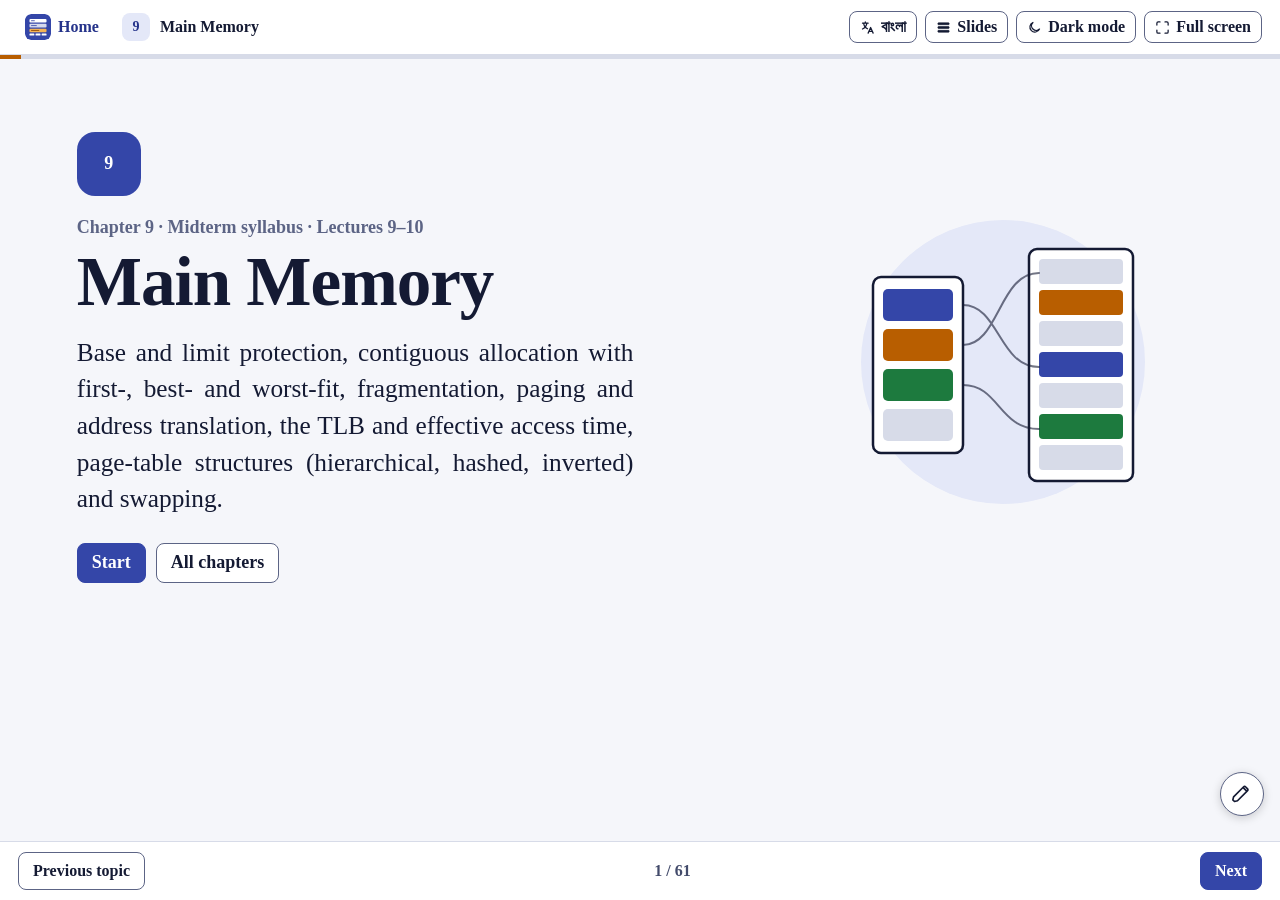
<file: topics/ch09-main-memory.html>
<!DOCTYPE html>
<html lang="en">
<head>
<meta charset="utf-8">
<meta name="viewport" content="width=device-width, initial-scale=1">
<title>Main Memory – Chapter 9 | CSE 309 Operating System</title>
<meta name="description" content="Base and limit protection, contiguous allocation with first-, best- and worst-fit, fragmentation, paging and address translation, the TLB and effective access time, page-table structures (hierarchical, hashed, inverted) and swapping. Interactive slides, diagrams, simulators and a quiz for chapter 9 of the CSE 309 Operating System course.">
<meta name="keywords" content="main memory, base register, limit register, contiguous allocation, first fit best fit worst fit, external fragmentation, internal fragmentation, 50 percent rule, paging, page table, frame, page number offset, TLB, effective access time, valid invalid bit, shared pages, two-level paging, hashed page table, inverted page table, swapping, CSE 309">
<meta name="author" content="Operating System Notes">
<meta name="robots" content="index, follow, max-image-preview:large">
<meta name="theme-color" content="#3446A8" media="(prefers-color-scheme: light)">
<meta name="theme-color" content="#0B0E1A" media="(prefers-color-scheme: dark)">
<link rel="canonical" href="https://ayan-1829.github.io/CSE-309-Operating-System/topics/ch09-main-memory.html">
<link rel="icon" type="image/svg+xml" href="../img/logo-mark.svg">
<link rel="icon" type="image/png" sizes="32x32" href="../img/favicon-32.png">
<link rel="icon" type="image/png" sizes="16x16" href="../img/favicon-16.png">
<link rel="apple-touch-icon" href="../img/apple-touch-icon.png">
<link rel="manifest" href="../site.webmanifest">
<meta property="og:type" content="article">
<meta property="og:site_name" content="Operating System (CSE 309)">
<meta property="og:locale" content="en_US">
<meta property="og:title" content="Main Memory – Chapter 9 | CSE 309 Operating System">
<meta property="og:description" content="Base and limit protection, contiguous allocation with first-, best- and worst-fit, fragmentation, paging and address translation, the TLB and effective access time, page-table structures (hierarchical, hashed, inverted) and swapping. Interactive slides, diagrams, simulators and a quiz for chapter 9 of the CSE 309 Operating System course.">
<meta property="og:url" content="https://ayan-1829.github.io/CSE-309-Operating-System/topics/ch09-main-memory.html">
<meta property="og:image" content="https://ayan-1829.github.io/CSE-309-Operating-System/img/og/ch09-main-memory.png?v=2">
<meta property="og:image:type" content="image/png">
<meta property="og:image:width" content="1200">
<meta property="og:image:height" content="630">
<meta property="og:image:alt" content="Main Memory – Chapter 9 | CSE 309 Operating System">
<meta name="twitter:card" content="summary_large_image">
<meta name="twitter:title" content="Main Memory – Chapter 9 | CSE 309 Operating System">
<meta name="twitter:description" content="Base and limit protection, contiguous allocation with first-, best- and worst-fit, fragmentation, paging and address translation, the TLB and effective access time, page-table structures (hierarchical, hashed, inverted) and swapping. Interactive slides, diagrams, simulators and a quiz for chapter 9 of the CSE 309 Operating System course.">
<meta name="twitter:image" content="https://ayan-1829.github.io/CSE-309-Operating-System/img/og/ch09-main-memory.png?v=2">
<meta name="twitter:image:alt" content="Main Memory – Chapter 9 | CSE 309 Operating System">
<script type="application/ld+json">{"@context": "https://schema.org", "@type": "LearningResource", "name": "Main Memory", "description": "Base and limit protection, contiguous allocation with first-, best- and worst-fit, fragmentation, paging and address translation, the TLB and effective access time, page-table structures (hierarchical, hashed, inverted) and swapping.", "position": 4, "educationalLevel": "Undergraduate", "learningResourceType": "Lecture slides", "inLanguage": "en", "isAccessibleForFree": true, "teaches": ["Base and limit registers, checked by hardware on every user-mode access, protect each process’s memory.", "Contiguous allocation places each process in one hole: first-fit, best-fit or worst-fit; it suffers external fragmentation (50-percent rule).", "Paging splits logical memory into pages and physical memory into frames; the page table maps page number p to frame f, and the offset d is unchanged.", "Paging removes external fragmentation but keeps internal fragmentation (on average half a page).", "A TLB caches page-table entries: EAT = hit × m + miss × 2m; valid-invalid and protection bits catch illegal accesses, and shared pages save memory.", "Large address spaces use hierarchical, hashed or inverted page tables; swapping moves processes or pages to a backing store."], "keywords": "main memory, base register, limit register, contiguous allocation, first fit best fit worst fit, external fragmentation, internal fragmentation, 50 percent rule, paging, page table, frame, page number offset, TLB, effective access time, valid invalid bit, shared pages, two-level paging, hashed page table, inverted page table, swapping, CSE 309", "url": "https://ayan-1829.github.io/CSE-309-Operating-System/topics/ch09-main-memory.html", "image": "https://ayan-1829.github.io/CSE-309-Operating-System/img/og/ch09-main-memory.png", "isPartOf": {"@type": "Course", "name": "Operating System", "courseCode": "CSE 309", "url": "https://ayan-1829.github.io/CSE-309-Operating-System/"}}</script>
<script type="application/ld+json">{"@context": "https://schema.org", "@type": "BreadcrumbList", "itemListElement": [{"@type": "ListItem", "position": 1, "name": "Operating System", "item": "https://ayan-1829.github.io/CSE-309-Operating-System/"}, {"@type": "ListItem", "position": 2, "name": "Chapter 9: Main Memory", "item": "https://ayan-1829.github.io/CSE-309-Operating-System/topics/ch09-main-memory.html"}]}</script>
<link rel="preconnect" href="https://fonts.googleapis.com">
<link rel="preconnect" href="https://fonts.gstatic.com" crossorigin>
<link href="https://fonts.googleapis.com/css2?family=IBM+Plex+Mono:wght@400;500;600&display=swap" rel="stylesheet">
<link rel="stylesheet" href="../css/style.css">
</head>
<body class="deck-page">
<div class="sr-only" id="live" aria-live="polite"></div>
<header class="deck-bar">
  <a class="home-link" href="../index.html" aria-label="Home: all chapters"><img src="../img/logo-mark.svg" alt="" width="26" height="26"><span>Home</span></a>
  <div class="deck-title"><span class="badge">9</span><span>Main Memory</span></div>
  <div class="deck-actions">
    <button type="button" class="btn sm" id="btn-menu" aria-expanded="false" aria-controls="slide-menu" aria-label="Slides"><svg class="btn-ic" viewBox="0 0 24 24" fill="currentColor" stroke="none" aria-hidden="true"><rect x="3" y="4.5" width="18" height="3" rx="1"></rect><rect x="3" y="10.5" width="18" height="3" rx="1"></rect><rect x="3" y="16.5" width="18" height="3" rx="1"></rect></svg><span>Slides</span></button>
    <button type="button" class="btn sm" id="btn-theme" aria-pressed="false" aria-label="Toggle dark mode"><svg class="btn-ic" viewBox="0 0 24 24" fill="none" stroke-width="2" stroke-linecap="round" stroke-linejoin="round" aria-hidden="true"><path d="M20 14.5A8 8 0 1 1 9.5 4a6.5 6.5 0 0 0 10.5 10.5Z"></path></svg><span>Dark mode</span></button>
    <button type="button" class="btn sm" id="btn-fs" aria-pressed="false" aria-label="Full screen"><svg class="btn-ic" viewBox="0 0 24 24" fill="none" stroke-width="2" stroke-linecap="round" stroke-linejoin="round" aria-hidden="true"><path d="M8 3H5a2 2 0 0 0-2 2v3M16 3h3a2 2 0 0 1 2 2v3M8 21H5a2 2 0 0 1-2-2v-3M16 21h3a2 2 0 0 0 2-2v-3"></path></svg><span>Full screen</span></button>
  </div>
</header>
<div class="deck-progress"><i id="progress-fill"></i></div>
<main class="deck" id="deck">
<section class="slide title-slide" data-title="Main Memory" aria-label="Main Memory" tabindex="-1"><div class="slide-inner">
<span class="topic-art" data-art="4" aria-hidden="true"></span>
<span class="badge big">9</span>
<p class="kicker">Chapter 9 · Midterm syllabus · Lectures 9–10</p>
<h1>Main Memory</h1>
<p class="lead">Base and limit protection, contiguous allocation with first-, best- and worst-fit, fragmentation, paging and address translation, the TLB and effective access time, page-table structures (hierarchical, hashed, inverted) and swapping.</p>
<div class="row"><a class="btn pri" href="#s=2">Start</a><a class="btn" href="../index.html">All chapters</a></div>
</div></section>
<section class="slide " data-title="Why this matters" aria-label="Why this matters" tabindex="-1"><div class="slide-inner">
<p class="kicker">Before we start</p><h2>Why this matters</h2><div class="hook"><p class="q">Fifty processes share one memory, and every single one is convinced its addresses start at 0. They are all right — and the OS has to make that true.</p><p>The hardware and the OS place each process somewhere, stop it from touching anyone else’s memory and translate every address it uses, billions of times a second.</p><p>This chapter builds that machinery, from two registers to page tables and the TLB.</p></div>
</div></section>
<section class="slide " data-title="Outline" aria-label="Outline" tabindex="-1"><div class="slide-inner">
<p class="kicker">Chapter 9 · Lectures 9–10</p><h2>Outline</h2><p class="muted">Select a topic to jump to the slide that explains it.</p><ol class="outline-list"><li><a href="#s=4">Background</a></li><li><a href="#s=8">Contiguous memory allocation</a></li><li><a href="#s=13">Paging</a></li><li><a href="#s=28">Structure of the page table</a></li><li><a href="#s=35">Swapping</a></li></ol>
</div></section>
<section class="slide " data-title="Background" aria-label="Background" tabindex="-1"><div class="slide-inner">
<p class="kicker">Background</p><h2>Background</h2><ul><li>Program must be brought (from disk) into memory and placed within a process for it to be run</li><li>Main memory and registers are only storage CPU can access directly</li><li>Memory unit only sees a stream of:<ul><li>addresses + read requests, or</li><li>address + data and write requests</li></ul></li><li>Register access is done in one CPU clock (or less)</li><li>Main memory can take many cycles, causing a <b>stall</b></li><li><b>Cache</b> sits between main memory and CPU registers</li><li>Protection of memory required to ensure correct operation</li></ul>

<div class="applinks" role="group" aria-label="Explore further"><span class="al-h">Explore further</span><a class="al al-itc" href="https://ayan-1829.github.io/inside-the-computer/parts/registers.html" target="_blank" rel="noopener"><span class="al-app">Inside the Computer</span><span class="al-t">Registers</span></a><a class="al al-itc" href="https://ayan-1829.github.io/inside-the-computer/parts/cache.html" target="_blank" rel="noopener"><span class="al-app">Inside the Computer</span><span class="al-t">Cache</span></a><a class="al al-itc" href="https://ayan-1829.github.io/inside-the-computer/parts/ram.html" target="_blank" rel="noopener"><span class="al-app">Inside the Computer</span><span class="al-t">RAM</span></a></div>
</div></section>
<section class="slide " data-title="Protection" aria-label="Protection" tabindex="-1"><div style="zoom:0.90;" class="slide-inner">
<p class="kicker">Background</p><h2>Protection</h2><ul><li>Need to ensure that a process can access only those addresses in its address space.</li><li>We can provide this protection by using a pair of <b>base</b> and <b>limit registers</b> that define the logical address space of a process</li></ul><figure class="fig" data-fig="base-limit"><figcaption>A base and a limit register define a logical address space.</figcaption></figure>
</div></section>
<section class="slide " data-title="Hardware address protection" aria-label="Hardware address protection" tabindex="-1"><div style="zoom:0.98;" class="slide-inner">
<p class="kicker">Background</p><h2>Hardware address protection</h2><figure class="fig" data-fig="hw-protect"><figcaption>Hardware address protection with base and limit registers.</figcaption></figure><ul><li>CPU must check every memory access generated in user mode to be sure it is between base and limit for that user</li><li>The instructions to load the base and limit registers are privileged</li></ul>

<div class="applinks" role="group" aria-label="Explore further"><span class="al-h">Explore further</span><a class="al al-itc" href="https://ayan-1829.github.io/inside-the-computer/parts/comparator.html" target="_blank" rel="noopener"><span class="al-app">Inside the Computer</span><span class="al-t">Comparator</span></a></div>
</div></section>
<section class="slide " data-title="Check an address" aria-label="Check an address" tabindex="-1"><div class="slide-inner">
<p class="kicker">Interactive</p><h2>Check an address</h2><div data-demo="base-limit"></div>
</div></section>
<section class="slide " data-title="Contiguous allocation" aria-label="Contiguous allocation" tabindex="-1"><div class="slide-inner">
<p class="kicker">Contiguous memory allocation</p><h2>Contiguous allocation</h2><ul><li>Main memory must support both OS and user processes</li><li>Limited resource, must allocate efficiently</li><li>Contiguous allocation is one early method</li><li>Main memory usually into two <b>partitions</b>:<ul><li>Resident operating system, usually held in low memory with interrupt vector</li><li>User processes then held in high memory</li><li>Each process contained in single contiguous section of memory</li></ul></li></ul>
</div></section>
<section class="slide " data-title="Contiguous allocation (cont.)" aria-label="Contiguous allocation (cont.)" tabindex="-1"><div class="slide-inner">
<p class="kicker">Contiguous memory allocation</p><h2>Contiguous allocation (cont.)</h2><ul><li>Relocation registers used to protect user processes from each other, and from changing operating-system code and data<ul><li>Base register contains value of smallest physical address</li><li>Limit register contains range of logical addresses – each logical address must be less than the limit register</li><li>MMU maps logical address <i>dynamically</i></li><li>Can then allow actions such as kernel code being <b>transient</b> and kernel changing size</li></ul></li></ul>
</div></section>
<section class="slide " data-title="Variable partition" aria-label="Variable partition" tabindex="-1"><div class="slide-inner">
<p class="kicker">Contiguous memory allocation</p><h2>Variable partition</h2><ul><li>Multiple-partition allocation<ul><li>Degree of multiprogramming limited by number of partitions</li><li><b>Variable-partition</b> sizes for efficiency (sized to a given process’ needs)</li><li><b>Hole</b> – block of available memory; holes of various size are scattered throughout memory</li><li>When a process arrives, it is allocated memory from a hole large enough to accommodate it</li><li>Process exiting frees its partition, adjacent free partitions combined</li><li>Operating system maintains information about: a) allocated partitions b) free partitions (hole)</li></ul></li></ul>
</div></section>
<section class="slide " data-title="Dynamic storage-allocation problem" aria-label="Dynamic storage-allocation problem" tabindex="-1"><div class="slide-inner">
<p class="kicker">Contiguous memory allocation</p><h2>Dynamic storage-allocation problem</h2><div class="cols "><div><p>How to satisfy a request of size <i>n</i> from a list of free holes?</p><ul><li><b>First-fit</b>: allocate the <i>first</i> hole that is big enough</li><li><b>Best-fit</b>: allocate the <i>smallest</i> hole that is big enough; must search entire list, unless ordered by size<ul><li>Produces the smallest leftover hole</li></ul></li><li><b>Worst-fit</b>: allocate the <i>largest</i> hole; must also search entire list<ul><li>Produces the largest leftover hole</li></ul></li></ul><div class="callout">First-fit and best-fit better than worst-fit in terms of speed and storage utilization</div></div><div><h3>Fragmentation</h3><ul><li><b>External fragmentation</b> – total memory space exists to satisfy a request, but it is not contiguous</li><li><b>Internal fragmentation</b> – allocated memory may be slightly larger than requested memory; this size difference is memory internal to a partition, but not being used</li><li>First fit analysis reveals that given N blocks allocated, 0.5 N blocks lost to fragmentation<ul><li>1/3 may be unusable → <b>50-percent rule</b></li></ul></li></ul></div></div>
</div></section>
<section class="slide " data-title="First-fit, best-fit, worst-fit" aria-label="First-fit, best-fit, worst-fit" tabindex="-1"><div class="slide-inner">
<p class="kicker">Interactive</p><h2>First-fit, best-fit, worst-fit</h2><div data-demo="fit-alloc"></div>
</div></section>
<section class="slide " data-title="Paging" aria-label="Paging" tabindex="-1"><div class="slide-inner">
<p class="kicker">Paging</p><h2>Paging</h2><ul><li>Physical address space of a process can be noncontiguous; process is allocated physical memory whenever the latter is available<ul><li>Avoids external fragmentation</li><li>Avoids problem of varying sized memory chunks</li></ul></li><li>Divide physical memory into fixed-sized blocks called <b>frames</b><ul><li>Size is power of 2, between 512 bytes and 16 Mbytes</li></ul></li><li>Divide logical memory into blocks of same size called <b>pages</b></li><li>Keep track of all free frames</li><li>To run a program of size <b>N</b> pages, need to find <b>N</b> free frames and load program</li><li>Set up a <b>page table</b> to translate logical to physical addresses</li><li>Backing store likewise split into pages</li><li>Still have internal fragmentation</li></ul>
</div></section>
<section class="slide " data-title="Address translation scheme" aria-label="Address translation scheme" tabindex="-1"><div class="slide-inner">
<p class="kicker">Paging</p><h2>Address translation scheme</h2><ul><li>Address generated by CPU is divided into:<ul><li><b>Page number (p)</b> – used as an index into a <b>page table</b> which contains base address of each page in physical memory</li><li><b>Page offset (d)</b> – combined with base address to define the physical memory address that is sent to the memory unit</li><li>For given logical address space 2<sup>m</sup> and page size 2<sup>n</sup></li></ul></li></ul><figure class="fig" data-fig="addr-format"><figcaption>Logical address format.</figcaption></figure>
</div></section>
<section class="slide " data-title="Address translation scheme (cont.)" aria-label="Address translation scheme (cont.)" tabindex="-1"><div class="slide-inner">
<p class="kicker">Paging</p><h2>Address translation scheme (cont.)</h2><figure class="fig" data-fig="paging-hw"><figcaption>Paging hardware.</figcaption></figure>
</div></section>
<section class="slide " data-title="Paging model of logical and physical memory" aria-label="Paging model of logical and physical memory" tabindex="-1"><div class="slide-inner">
<p class="kicker">Paging</p><h2>Paging model of logical and physical memory</h2><figure class="fig" data-fig="paging-model"><figcaption>Page p of the process is stored in frame page_table[p].</figcaption></figure>
</div></section>
<section class="slide " data-title="Paging example" aria-label="Paging example" tabindex="-1"><div class="slide-inner">
<p class="kicker">Interactive</p><h2>Paging example</h2><p>Logical address: n = 2 and m = 4. Using a page size of 4 bytes and a physical memory of 32 bytes (8 pages).</p>
</div></section>
<section class="slide " data-title="Paging example (cont.)" aria-label="Paging example (cont.)" tabindex="-1"><div class="slide-inner">
<p class="kicker">Interactive</p><h2>Paging example (cont.)</h2><div data-demo="paging-32"></div>
</div></section>
<section class="slide " data-title="Translate any address" aria-label="Translate any address" tabindex="-1"><div class="slide-inner">
<p class="kicker">Interactive</p><h2>Translate any address</h2><div data-demo="paging-xlate"></div>
</div></section>
<section class="slide " data-title="Address translation in C" aria-label="Address translation in C" tabindex="-1"><div class="slide-inner">
<p class="kicker">Code and output</p><h2>Address translation in C</h2><div class="co-h"><span>xlate.c</span></div><pre class="code small-code">#include &lt;stdio.h&gt;

#define PAGE_SIZE 4096                       /* 2^12 bytes */
int page_table[] = {5, 9, 2, 7, 1, 0, 3, 8}; /* frame of page 0, 1, 2, ... */

int main(void)
{
    unsigned addr[] = {0x0000, 0x1A3C, 0x2710, 0x7FFF, 0x9000};

    for (int i = 0; i &lt; 5; i++) {
        unsigned p = addr[i] / PAGE_SIZE;    /* page number = high bits */
        unsigned d = addr[i] % PAGE_SIZE;    /* offset = low 12 bits    */
        if (p &gt;= sizeof page_table / sizeof page_table[0]) {
            printf(&quot;0x%04X: p = %u -&gt; invalid page, trap!\n&quot;, addr[i], p);
            continue;</pre>
</div></section>
<section class="slide " data-title="Address translation in C (cont.)" aria-label="Address translation in C (cont.)" tabindex="-1"><div class="slide-inner">
<p class="kicker">Code and output</p><h2>Address translation in C (cont.)</h2><pre data-start="16" class="code small-code">        }
        unsigned f = page_table[p];
        printf(&quot;0x%04X: p = %u, d = 0x%03X -&gt; frame %u -&gt; physical 0x%05X\n&quot;,
               addr[i], p, d, f, f * PAGE_SIZE + d);
    }
    return 0;
}</pre><div class="co-h"><span>Output</span></div><div class="console runnable" data-cmd="gcc xlate.c -o xlate -pthread &amp;&amp; ./xlate" data-out="0x0000: p = 0, d = 0x000 -&gt; frame 5 -&gt; physical 0x05000
0x1A3C: p = 1, d = 0xA3C -&gt; frame 9 -&gt; physical 0x09A3C
0x2710: p = 2, d = 0x710 -&gt; frame 2 -&gt; physical 0x02710
0x7FFF: p = 7, d = 0xFFF -&gt; frame 8 -&gt; physical 0x08FFF
0x9000: p = 9 -&gt; invalid page, trap!"><div class="console-h"><span>Terminal</span><button type="button" class="run-btn">▶ Run</button></div><pre class="console-body">$ gcc xlate.c -o xlate -pthread &amp;&amp; ./xlate
0x0000: p = 0, d = 0x000 -&gt; frame 5 -&gt; physical 0x05000
0x1A3C: p = 1, d = 0xA3C -&gt; frame 9 -&gt; physical 0x09A3C
0x2710: p = 2, d = 0x710 -&gt; frame 2 -&gt; physical 0x02710
0x7FFF: p = 7, d = 0xFFF -&gt; frame 8 -&gt; physical 0x08FFF
0x9000: p = 9 -&gt; invalid page, trap!</pre></div><p class="co-note">The page number is the address divided by the page size (its high bits); the offset is the remainder (its low 12 bits). Page 9 is beyond the 8-entry page table, so the hardware would trap.</p>
</div></section>
<section class="slide " data-title="Paging – calculating internal fragmentation" aria-label="Paging – calculating internal fragmentation" tabindex="-1"><div class="slide-inner">
<p class="kicker">Paging</p><h2>Paging – calculating internal fragmentation</h2><div class="cols "><div><ul><li>Page size = 2,048 bytes</li><li>Process size = 72,766 bytes</li><li>35 pages + 1,086 bytes</li><li>Internal fragmentation of 2,048 − 1,086 = 962 bytes</li><li>Worst case fragmentation = 1 frame – 1 byte</li><li>On average fragmentation = 1 / 2 frame size</li><li>So small frame sizes desirable?</li><li>But each page table entry takes memory to track</li><li>Page sizes growing over time<ul><li>Solaris supports two page sizes – 8 KB and 4 MB</li></ul></li></ul></div><div><div data-demo="frag-calc"></div></div></div>
</div></section>
<section class="slide " data-title="Free frames" aria-label="Free frames" tabindex="-1"><div class="slide-inner">
<p class="kicker">Paging</p><h2>Free frames</h2><figure class="fig" data-fig="free-frames"><figcaption>Free frames (a) before allocation and (b) after allocation.</figcaption></figure>
</div></section>
<section class="slide " data-title="Implementation of page table" aria-label="Implementation of page table" tabindex="-1"><div class="slide-inner">
<p class="kicker">Paging</p><h2>Implementation of page table</h2><ul><li>Page table is kept in main memory<ul><li><b>Page-table base register (PTBR)</b> points to the page table</li><li><b>Page-table length register (PTLR)</b> indicates size of the page table</li></ul></li><li>In this scheme every data/instruction access requires two memory accesses<ul><li>One for the page table and one for the data / instruction</li></ul></li><li>The two-memory access problem can be solved by the use of a special fast-lookup hardware cache called <b>translation look-aside buffers (TLBs)</b> (also called <b>associative memory</b>).</li></ul>
</div></section>
<section class="slide " data-title="Translation look-aside buffer" aria-label="Translation look-aside buffer" tabindex="-1"><div class="slide-inner">
<p class="kicker">Paging</p><h2>Translation look-aside buffer</h2><ul><li>Some TLBs store <b>address-space identifiers (ASIDs)</b> in each TLB entry – uniquely identifies each process to provide address-space protection for that process<ul><li>Otherwise need to flush at every context switch</li></ul></li><li>TLBs typically small (64 to 1,024 entries)</li><li>On a TLB miss, value is loaded into the TLB for faster access next time<ul><li>Replacement policies must be considered</li><li>Some entries can be <b>wired down</b> for permanent fast access</li></ul></li></ul>
</div></section>
<section class="slide " data-title="Translation look-aside buffer (cont.)" aria-label="Translation look-aside buffer (cont.)" tabindex="-1"><div style="zoom:0.94;" class="slide-inner">
<p class="kicker">Paging</p><h2>Translation look-aside buffer (cont.)</h2><figure class="fig" data-fig="tlb"><figcaption>Paging hardware with TLB.</figcaption></figure><div class="applinks" role="group" aria-label="Explore further"><span class="al-h">Explore further</span><a class="al al-itc" href="https://ayan-1829.github.io/inside-the-computer/parts/cache-tags.html" target="_blank" rel="noopener"><span class="al-app">Inside the Computer</span><span class="al-t">Cache tags and lines</span></a><a class="al al-itc" href="https://ayan-1829.github.io/inside-the-computer/parts/cache.html" target="_blank" rel="noopener"><span class="al-app">Inside the Computer</span><span class="al-t">Cache</span></a></div>
</div></section>
<section class="slide " data-title="Effective access time" aria-label="Effective access time" tabindex="-1"><div class="slide-inner">
<p class="kicker">Paging</p><h2>Effective access time</h2><ul><li><b>Hit ratio</b> – percentage of times that a page number is found in the TLB</li><li>An 80% hit ratio means that we find the desired page number in the TLB 80% of the time.</li><li>Suppose that 10 nanoseconds to access memory.<ul><li>If we find the desired page in TLB then a mapped-memory access takes 10 ns</li><li>Otherwise we need two memory accesses so it is 20 ns</li></ul></li></ul><div class="formula">EAT = 0.80 × 10 + 0.20 × 20 = 12 ns</div><p>implying 20% slowdown in access time. Consider a more realistic hit ratio of 99%:</p><div class="formula">EAT = 0.99 × 10 + 0.01 × 20 = 10.1 ns</div>
</div></section>
<section class="slide " data-title="Effective access time (cont.)" aria-label="Effective access time (cont.)" tabindex="-1"><div class="slide-inner">
<p class="kicker">Paging</p><h2>Effective access time (cont.)</h2><p>implying only 1% slowdown in access time.</p><div data-demo="eat-calc"></div>
</div></section>
<section class="slide " data-title="Translating one address, animated" aria-label="Translating one address, animated" tabindex="-1"><div style="zoom:0.98;" class="slide-inner">
<p class="kicker">Animated</p><h2>Translating one address, animated</h2><div data-demo="flow" data-anim="xlate"></div>
</div></section>
<section class="slide " data-title="TLB simulator" aria-label="TLB simulator" tabindex="-1"><div style="zoom:0.92;" class="slide-inner">
<p class="kicker">Interactive</p><h2>TLB simulator</h2><div data-demo="tlb-sim"></div>
</div></section>
<section class="slide " data-title="Memory protection" aria-label="Memory protection" tabindex="-1"><div class="slide-inner">
<p class="kicker">Paging</p><h2>Memory protection</h2><ul><li>Memory protection implemented by associating protection bit with each frame to indicate if read-only or read-write access is allowed<ul><li>Can also add more bits to indicate page execute-only, and so on</li></ul></li><li><b>Valid-invalid</b> bit attached to each entry in the page table:<ul><li>“valid” indicates that the associated page is in the process’ logical address space, and is thus a legal page</li><li>“invalid” indicates that the page is not in the process’ logical address space</li><li>Or use page-table length register (PTLR)</li></ul></li><li>Any violations result in a trap to the kernel</li></ul>
</div></section>
<section class="slide " data-title="Memory protection (cont.)" aria-label="Memory protection (cont.)" tabindex="-1"><div class="slide-inner">
<p class="kicker">Paging</p><h2>Memory protection (cont.)</h2><figure class="fig" data-fig="valid-bit"><figcaption>Valid (v) or invalid (i) bit in a page table.</figcaption></figure>
</div></section>
<section class="slide " data-title="Shared pages" aria-label="Shared pages" tabindex="-1"><div class="slide-inner">
<p class="kicker">Paging</p><h2>Shared pages</h2><ul><li><b>Shared code</b><ul><li>One copy of read-only (<b>reentrant</b>) code shared among processes (i.e., text editors, compilers, window systems)</li><li>Similar to multiple threads sharing the same process space</li><li>Also useful for interprocess communication if sharing of read-write pages is allowed</li></ul></li><li><b>Private code and data</b><ul><li>Each process keeps a separate copy of the code and data</li><li>The pages for the private code and data can appear anywhere in the logical address space</li></ul></li></ul>
</div></section>
<section class="slide " data-title="Shared pages (cont.)" aria-label="Shared pages (cont.)" tabindex="-1"><div class="slide-inner">
<p class="kicker">Paging</p><h2>Shared pages (cont.)</h2><figure class="fig" data-fig="shared-pages"><figcaption>Shared pages example.</figcaption></figure>
</div></section>
<section class="slide " data-title="Structure of the page table" aria-label="Structure of the page table" tabindex="-1"><div class="slide-inner">
<p class="kicker">Structure of the page table</p><h2>Structure of the page table</h2><ul><li>Memory structures for paging can get huge using straight-forward methods<ul><li>Consider a 32-bit logical address space as on modern computers</li><li>Page size of 4 KB (2<sup>12</sup>)</li><li>Page table would have 1 million entries (2<sup>32</sup> / 2<sup>12</sup>)</li><li>If each entry is 4 bytes → each process 4 MB of physical address space for the page table alone<ul><li>Don’t want to allocate that contiguously in main memory</li></ul></li><li>One simple solution is to divide the page table into smaller units<ul><li>Hierarchical paging</li><li>Hashed page tables</li><li>Inverted page tables</li></ul></li></ul></li></ul>
</div></section>
<section class="slide " data-title="Hierarchical page tables" aria-label="Hierarchical page tables" tabindex="-1"><div class="slide-inner">
<p class="kicker">Structure of the page table</p><h2>Hierarchical page tables</h2><ul><li>Break up the logical address space into multiple page tables</li><li>A simple technique is a <b>two-level page table</b></li><li>We then page the page table</li></ul>
</div></section>
<section class="slide " data-title="Hierarchical page tables (cont.)" aria-label="Hierarchical page tables (cont.)" tabindex="-1"><div class="slide-inner">
<p class="kicker">Structure of the page table</p><h2>Hierarchical page tables (cont.)</h2><figure class="fig" data-fig="two-level"><figcaption>Two-level page-table scheme.</figcaption></figure>
</div></section>
<section class="slide " data-title="Two-level paging example" aria-label="Two-level paging example" tabindex="-1"><div class="slide-inner">
<p class="kicker">Structure of the page table</p><h2>Two-level paging example</h2><ul><li>A logical address (on 32-bit machine with 4K page size) is divided into:<ul><li>a page number consisting of 20 bits</li><li>a page offset consisting of 12 bits</li></ul></li><li>Since the page table is paged, the page number is further divided into:<ul><li>a 10-bit page number</li><li>a 10-bit page offset</li></ul></li><li>Thus, a logical address is as follows: where p<sub>1</sub> is an index into the outer page table, and p<sub>2</sub> is the displacement within the page of the inner page table</li><li>Known as <b>forward-mapped page table</b></li></ul><figure class="fig" data-fig="two-level-addr"><figcaption>p1 | p2 | d</figcaption></figure>
</div></section>
<section class="slide " data-title="Two-level paging example (cont.)" aria-label="Two-level paging example (cont.)" tabindex="-1"><div class="slide-inner">
<p class="kicker">Structure of the page table</p><h2>Two-level paging example (cont.)</h2><figure class="fig" data-fig="two-level-xlate"><figcaption>Address-translation scheme.</figcaption></figure>
</div></section>
<section class="slide " data-title="Split an address" aria-label="Split an address" tabindex="-1"><div class="slide-inner">
<p class="kicker">Interactive</p><h2>Split an address</h2><div data-demo="addr-split"></div>
</div></section>
<section class="slide " data-title="64-bit logical address space" aria-label="64-bit logical address space" tabindex="-1"><div class="slide-inner">
<p class="kicker">Structure of the page table</p><h2>64-bit logical address space</h2><ul><li>Even two-level paging scheme not sufficient</li><li>If page size is 4 KB (2<sup>12</sup>)<ul><li>Then page table has 2<sup>52</sup> entries</li><li>If two level scheme, inner page tables could be 2<sup>10</sup> 4-byte entries</li><li>Outer page table has 2<sup>42</sup> entries or 2<sup>44</sup> bytes</li><li>One solution is to add a 2nd outer page table</li><li>But in the following example the 2nd outer page table is still 2<sup>34</sup> bytes in size<ul><li>And possibly 4 memory accesses to get to one physical memory location</li></ul></li></ul></li></ul>
</div></section>
<section class="slide " data-title="64-bit logical address space (cont.)" aria-label="64-bit logical address space (cont.)" tabindex="-1"><div class="slide-inner">
<p class="kicker">Structure of the page table</p><h2>64-bit logical address space (cont.)</h2><figure class="fig" data-fig="addr-64"><figcaption>Two-level and three-level paging schemes for a 64-bit address.</figcaption></figure>
</div></section>
<section class="slide " data-title="Hashed page tables" aria-label="Hashed page tables" tabindex="-1"><div class="slide-inner">
<p class="kicker">Structure of the page table</p><h2>Hashed page tables</h2><ul><li>Common in address spaces &gt; 32 bits</li><li>The virtual page number is hashed into a page table<ul><li>This page table contains a chain of elements hashing to the same location</li></ul></li><li>Each element contains (1) the virtual page number (2) the value of the mapped page frame (3) a pointer to the next element</li><li>Virtual page numbers are compared in this chain searching for a match<ul><li>If a match is found, the corresponding physical frame is extracted</li></ul></li><li>Variation for 64-bit addresses is <b>clustered page tables</b><ul><li>Similar to hashed but each entry refers to several pages (such as 16) rather than 1</li><li>Especially useful for <b>sparse</b> address spaces (where memory references are non-contiguous and scattered)</li></ul></li></ul>
</div></section>
<section class="slide " data-title="Hashed page tables (cont.)" aria-label="Hashed page tables (cont.)" tabindex="-1"><div class="slide-inner">
<p class="kicker">Structure of the page table</p><h2>Hashed page tables (cont.)</h2><figure class="fig" data-fig="hashed"><figcaption>Hashed page table.</figcaption></figure>
</div></section>
<section class="slide " data-title="Inverted page table" aria-label="Inverted page table" tabindex="-1"><div class="slide-inner">
<p class="kicker">Structure of the page table</p><h2>Inverted page table</h2><ul><li>Rather than each process having a page table and keeping track of all possible logical pages, track all physical pages</li><li>One entry for each real page of memory</li><li>Entry consists of the virtual address of the page stored in that real memory location, with information about the process that owns that page</li><li>Decreases memory needed to store each page table, but increases time needed to search the table when a page reference occurs</li><li>Use hash table to limit the search to one — or at most a few — page-table entries<ul><li>TLB can accelerate access</li></ul></li><li>But how to implement shared memory?<ul><li>One mapping of a virtual address to the shared physical address</li></ul></li></ul>
</div></section>
<section class="slide " data-title="Inverted page table (cont.)" aria-label="Inverted page table (cont.)" tabindex="-1"><div class="slide-inner">
<p class="kicker">Structure of the page table</p><h2>Inverted page table (cont.)</h2><figure class="fig" data-fig="inverted"><figcaption>Inverted page table architecture.</figcaption></figure>
</div></section>
<section class="slide " data-title="Swapping" aria-label="Swapping" tabindex="-1"><div class="slide-inner">
<p class="kicker">Swapping</p><h2>Swapping</h2><ul><li>A process can be <b>swapped</b> temporarily out of memory to a backing store, and then brought back into memory for continued execution<ul><li>Total physical memory space of processes can exceed physical memory</li></ul></li><li><b>Backing store</b> – fast disk large enough to accommodate copies of all memory images for all users; must provide direct access to these memory images</li><li><b>Roll out, roll in</b> – swapping variant used for priority-based scheduling algorithms; lower-priority process is swapped out so higher-priority process can be loaded and executed</li><li>Major part of swap time is transfer time; total transfer time is directly proportional to the amount of memory swapped</li><li>System maintains a <b>ready queue</b> of ready-to-run processes which have memory images on disk</li></ul>

<div class="applinks" role="group" aria-label="Explore further"><span class="al-h">Explore further</span><a class="al al-itc" href="https://ayan-1829.github.io/inside-the-computer/parts/storage.html" target="_blank" rel="noopener"><span class="al-app">Inside the Computer</span><span class="al-t">Storage</span></a><a class="al al-itc" href="https://ayan-1829.github.io/inside-the-computer/parts/ssd.html" target="_blank" rel="noopener"><span class="al-app">Inside the Computer</span><span class="al-t">SSD</span></a><a class="al al-itc" href="https://ayan-1829.github.io/inside-the-computer/parts/hdd.html" target="_blank" rel="noopener"><span class="al-app">Inside the Computer</span><span class="al-t">Hard drive</span></a></div>
</div></section>
<section class="slide " data-title="Swapping (cont.)" aria-label="Swapping (cont.)" tabindex="-1"><div class="slide-inner">
<p class="kicker">Swapping</p><h2>Swapping (cont.)</h2><ul><li>Does the swapped out process need to swap back in to same physical addresses?</li><li>Depends on address binding method<ul><li>Plus consider pending I/O to / from process memory space</li></ul></li><li>Modified versions of swapping are found on many systems (i.e., UNIX, Linux, and Windows)<ul><li>Swapping normally disabled</li><li>Started if more than threshold amount of memory allocated</li><li>Disabled again once memory demand reduced below threshold</li></ul></li></ul>
</div></section>
<section class="slide " data-title="Swapping (cont.)" aria-label="Swapping (cont.)" tabindex="-1"><div class="slide-inner">
<p class="kicker">Swapping</p><h2>Swapping (cont.)</h2><figure class="fig" data-fig="swapping"><figcaption>Schematic view of swapping.</figcaption></figure>
</div></section>
<section class="slide " data-title="Context switch time including swapping" aria-label="Context switch time including swapping" tabindex="-1"><div style="zoom:0.94;" class="slide-inner">
<p class="kicker">Swapping</p><h2>Context switch time including swapping</h2><div class="cols "><div><ul><li>If next process to be put on CPU is not in memory, need to swap out a process and swap in target process</li><li>Context switch time can then be very high</li><li>100 MB process swapping to hard disk with transfer rate of 50 MB/sec<ul><li>Swap out time of 2000 ms</li><li>Plus swap in of same sized process</li><li>Total context switch swapping component time of 4000 ms (4 seconds)</li></ul></li><li>Can reduce if reduce size of memory swapped – by knowing how much memory really being used<ul><li>System calls to inform OS of memory use via <code>request_memory()</code> and <code>release_memory()</code></li></ul></li></ul></div><div><div data-demo="swap-calc"></div></div></div>
</div></section>
<section class="slide " data-title="Context switch time and swapping (cont.)" aria-label="Context switch time and swapping (cont.)" tabindex="-1"><div class="slide-inner">
<p class="kicker">Swapping</p><h2>Context switch time and swapping (cont.)</h2><ul><li>Other constraints as well on swapping<ul><li>Pending I/O – can’t swap out as I/O would occur to wrong process</li><li>Or always transfer I/O to kernel space, then to I/O device<ul><li>Known as <b>double buffering</b>, adds overhead</li></ul></li></ul></li><li>Standard swapping not used in modern operating systems<ul><li>But modified version common<ul><li>Swap only when free memory extremely low</li></ul></li></ul></li></ul>
</div></section>
<section class="slide " data-title="Swapping on mobile systems" aria-label="Swapping on mobile systems" tabindex="-1"><div class="slide-inner">
<p class="kicker">Swapping</p><h2>Swapping on mobile systems</h2><ul><li>Not typically supported<ul><li>Flash memory based<ul><li>Small amount of space</li><li>Limited number of write cycles</li><li>Poor throughput between flash memory and CPU on mobile platform</li></ul></li></ul></li><li>Instead use other methods to free memory if low<ul><li>iOS <b>asks</b> apps to voluntarily relinquish allocated memory<ul><li>Read-only data thrown out and reloaded from flash if needed</li><li>Failure to free can result in termination</li></ul></li><li>Android terminates apps if low free memory, but first writes <b>application state</b> to flash for fast restart</li><li>Both OSes support paging as discussed below</li></ul></li></ul>

<div class="applinks" role="group" aria-label="Explore further"><span class="al-h">Explore further</span><a class="al al-itc" href="https://ayan-1829.github.io/inside-the-computer/parts/nand-flash.html" target="_blank" rel="noopener"><span class="al-app">Inside the Computer</span><span class="al-t">NAND flash memory</span></a><a class="al al-itc" href="https://ayan-1829.github.io/inside-the-computer/parts/nand-block.html" target="_blank" rel="noopener"><span class="al-app">Inside the Computer</span><span class="al-t">NAND erase blocks</span></a></div>
</div></section>
<section class="slide " data-title="Swapping with paging" aria-label="Swapping with paging" tabindex="-1"><div class="slide-inner">
<p class="kicker">Swapping</p><h2>Swapping with paging</h2><figure class="fig" data-fig="swap-paging"><figcaption>Swapping with paging.</figcaption></figure>
</div></section>
<section class="slide " data-title="Worked example 1" aria-label="Worked example 1" tabindex="-1"><div class="slide-inner">
<p class="kicker">Worked example 1 of 3</p><h2>Worked example 1</h2><div class="ex"><div class="qq">Holes of 100, 500, 200, 300 and 600 KB (in order). Place requests of 212, 417, 112 and 426 KB using first-fit, best-fit and worst-fit.</div><details class="reveal"><summary>Show the solution</summary><div class="ans"><div class="scrollx"><table class="doc"><thead><tr><th>Request</th><th>First-fit</th><th>Best-fit</th><th>Worst-fit</th></tr></thead><tbody><tr><td>212</td><td>500 → 288 left</td><td>300 → 88 left</td><td>600 → 388 left</td></tr><tr><td>417</td><td>600 → 183 left</td><td>500 → 83 left</td><td>500 → 83 left</td></tr><tr><td>112</td><td>288 → 176 left</td><td>200 → 88 left</td><td>388 → 276 left</td></tr><tr><td>426</td><td><b>must wait</b></td><td>600 → 174 left</td><td><b>must wait</b></td></tr></tbody></table></div><p>Best-fit places all four requests here. Check it in the allocator tool.</p></div></details></div>
</div></section>
<section class="slide " data-title="Worked example 2" aria-label="Worked example 2" tabindex="-1"><div class="slide-inner">
<p class="kicker">Worked example 2 of 3</p><h2>Worked example 2</h2><div class="ex"><div class="qq">Page size 1 KB, page table [5, 9, 2, 7]. Translate logical addresses 1500 and 3000. What about 4200?</div><details class="reveal"><summary>Show the solution</summary><div class="ans"><p>1500: p = 1500 ÷ 1024 = 1, d = 476; frame 9 → 9 × 1024 + 476 = <b>9692</b>.</p><p>3000: p = 2, d = 952; frame 2 → 2 × 1024 + 952 = <b>3000</b>.</p><p>4200: p = 4, but the table has only pages 0–3, so the address is invalid and the hardware traps.</p></div></details></div>
</div></section>
<section class="slide " data-title="Worked example 3" aria-label="Worked example 3" tabindex="-1"><div class="slide-inner">
<p class="kicker">Worked example 3 of 3</p><h2>Worked example 3</h2><div class="ex"><div class="qq">A TLB has a 90% hit ratio, memory access takes 100 ns and TLB lookup time is ignored. What is the effective access time?</div><details class="reveal"><summary>Show the solution</summary><div class="ans"><div class="formula">EAT = 0.90 × 100 + 0.10 × 200 = 110 ns</div><p>A 10% slowdown compared with 100 ns.</p></div></details></div>
</div></section>
<section class="slide " data-title="Practice (1 of 2)" aria-label="Practice (1 of 2)" tabindex="-1"><div class="slide-inner">
<p class="kicker">Practice</p><h2>Practice (1 of 2)</h2><p class="muted">Try each one on paper first, then check your answer.</p><div class="ex"><div class="qq">1. A process has base 300040 and limit 120900. Is address 420940 legal?</div><details class="reveal"><summary>Show the answer</summary><div class="ans">No. Legal addresses satisfy base ≤ a &lt; base + limit = 420940, so 420940 is the first illegal address; the hardware traps to the OS (addressing error).</div></details></div><div class="ex"><div class="qq">2. Explain external and internal fragmentation, and which one paging avoids.</div><details class="reveal"><summary>Show the answer</summary><div class="ans">External: enough total free memory exists but it is not contiguous. Internal: an allocated block is larger than requested and the extra is unused. Paging avoids external fragmentation but still has internal fragmentation in the last page.</div></details></div><div class="ex"><div class="qq">3. Page size 4 KB, process size 21,000 bytes. How many frames, and how much internal fragmentation?</div><details class="reveal"><summary>Show the answer</summary><div class="ans">21,000 = 5 × 4096 + 520, so 6 frames; internal fragmentation = 4096 − 520 = 3,576 bytes.</div></details></div>
</div></section>
<section class="slide " data-title="Practice (2 of 2)" aria-label="Practice (2 of 2)" tabindex="-1"><div class="slide-inner">
<p class="kicker">Practice</p><h2>Practice (2 of 2)</h2><p class="muted">Try each one on paper first, then check your answer.</p><div class="ex"><div class="qq">4. A 32-bit system with 4 KB pages and 4-byte entries: how big is a single-level page table?</div><details class="reveal"><summary>Show the answer</summary><div class="ans">2³² / 2¹² = 2²⁰ entries × 4 bytes = 4 MB per process.</div></details></div><div class="ex"><div class="qq">5. Split 32-bit address 0x00403ABC for two-level paging (10 | 10 | 12).</div><details class="reveal"><summary>Show the answer</summary><div class="ans">Binary 0000 0000 0100 0000 0011 1010 1011 1100: p1 = first 10 bits = 1, p2 = next 10 bits = 3, d = 0xABC = 2748.</div></details></div><div class="ex"><div class="qq">6. How long is the swapping part of a context switch for a 200 MB process at 100 MB/s?</div><details class="reveal"><summary>Show the answer</summary><div class="ans">Swap out 2000 ms plus swap in of a same-sized process 2000 ms = 4000 ms.</div></details></div>
</div></section>
<section class="slide " data-title="Quiz" aria-label="Quiz" tabindex="-1"><div class="slide-inner">
<p class="kicker">Check yourself</p><h2>Quiz</h2><div><div class="quiz-host" data-quiz-key="4"></div><script type="application/json" class="quiz-json">[{"q": "Which storage can the CPU access directly?", "o": ["main memory and registers", "disk and cache", "backing store", "only registers"], "a": 0, "w": "Programs must be brought into memory to run."}, {"q": "Which algorithm produces the smallest leftover hole?", "o": ["first-fit", "best-fit", "worst-fit", "next-fit"], "a": 1, "w": "Best-fit picks the smallest hole that is big enough."}, {"q": "The 50-percent rule says that for N allocated blocks…", "o": ["N/2 blocks are lost to fragmentation", "half of memory is the OS", "paging halves access time", "N/3 blocks are free"], "a": 0, "w": "0.5 N blocks lost, so one third of memory may be unusable."}, {"q": "In paging, the page number is used to…", "o": ["index the page table", "compute the offset", "choose a victim page", "select a TLB ASID"], "a": 0, "w": "The table gives the frame; the offset is copied."}, {"q": "With a 99% TLB hit ratio and 10 ns memory, EAT is…", "o": ["10 ns", "10.1 ns", "12 ns", "20 ns"], "a": 1, "w": "0.99 × 10 + 0.01 × 20."}, {"q": "Why do some TLBs store ASIDs?", "o": ["to make pages larger", "so the TLB need not be flushed at every context switch", "to detect page faults", "to share code pages"], "a": 1, "w": "ASIDs identify the process an entry belongs to."}, {"q": "An inverted page table has one entry per…", "o": ["logical page of each process", "physical frame", "process", "TLB line"], "a": 1, "w": "It tracks all physical pages."}, {"q": "Why is swapping not typically used on mobile systems?", "o": ["no disk drivers", "flash memory has limited space and write cycles", "paging is not supported", "apps are too small"], "a": 1, "w": "iOS and Android free memory in other ways."}]</script></div>
</div></section>
<section class="slide " data-title="Further learning" aria-label="Further learning" tabindex="-1"><div class="slide-inner">
<p class="kicker">Resources</p><h2>Further learning</h2><p class="muted">Free material to go deeper. Links open in a new tab.</p><div class="res-grid"><a class="res" href="https://pages.cs.wisc.edu/~remzi/OSTEP/vm-mechanism.pdf" target="_blank" rel="noopener noreferrer"><small>Free book</small><b>OSTEP: Address Translation ↗</b><span>Base and bounds, the hardware the slides call base and limit.</span></a><a class="res" href="https://pages.cs.wisc.edu/~remzi/OSTEP/vm-freespace.pdf" target="_blank" rel="noopener noreferrer"><small>Free book</small><b>OSTEP: Free-Space Management ↗</b><span>First-fit, best-fit, worst-fit and fragmentation.</span></a><a class="res" href="https://pages.cs.wisc.edu/~remzi/OSTEP/vm-paging.pdf" target="_blank" rel="noopener noreferrer"><small>Free book</small><b>OSTEP: Paging: Introduction ↗</b><span>Page tables and address translation with worked examples.</span></a><a class="res" href="https://pages.cs.wisc.edu/~remzi/OSTEP/vm-tlbs.pdf" target="_blank" rel="noopener noreferrer"><small>Free book</small><b>OSTEP: Faster Translations (TLBs) ↗</b><span>TLB hits, misses and ASIDs.</span></a><a class="res" href="https://pages.cs.wisc.edu/~remzi/OSTEP/vm-smalltables.pdf" target="_blank" rel="noopener noreferrer"><small>Free book</small><b>OSTEP: Smaller Tables ↗</b><span>Multi-level and inverted page tables.</span></a><a class="res" href="https://en.wikipedia.org/wiki/Translation_lookaside_buffer" target="_blank" rel="noopener noreferrer"><small>Article</small><b>Translation lookaside buffer ↗</b><span>TLB design and effective access time.</span></a></div>
</div></section>
<section class="slide " data-title="Summary" aria-label="Summary" tabindex="-1"><div class="slide-inner">
<p class="kicker">Summary · End of Chapter 9</p><h2>Summary</h2><ul class="sumlist"><li>Base and limit registers, checked by hardware on every user-mode access, protect each process’s memory.</li><li>Contiguous allocation places each process in one hole: first-fit, best-fit or worst-fit; it suffers external fragmentation (50-percent rule).</li><li>Paging splits logical memory into pages and physical memory into frames; the page table maps page number p to frame f, and the offset d is unchanged.</li><li>Paging removes external fragmentation but keeps internal fragmentation (on average half a page).</li><li>A TLB caches page-table entries: EAT = hit × m + miss × 2m; valid-invalid and protection bits catch illegal accesses, and shared pages save memory.</li><li>Large address spaces use hierarchical, hashed or inverted page tables; swapping moves processes or pages to a backing store.</li></ul><div class="nextcard"><a class="btn pri" href="ch10-virtual-memory.html">Next: Chapter 10 · Virtual Memory</a><a class="btn" href="../practice.html#t4">More practice</a><a class="btn" href="../index.html">All chapters</a></div>
</div></section>
</main>
<footer class="deck-foot">
  <button type="button" class="btn" id="prev">Previous</button>
  <span class="counter" id="counter">1 / 61</span>
  <button type="button" class="btn pri" id="next">Next</button>
</footer>
<aside id="slide-menu" hidden aria-label="Slide list"><div class="menu-head"><h3>Slides in this chapter</h3><button type="button" id="btn-menu-close" class="menu-close" aria-label="Close slide list">&#10005;</button></div></aside>
<noscript><p style="padding:20px">This lesson needs JavaScript for the slides and the interactive examples.</p></noscript>
<script src="../js/core.js"></script>
<script src="../js/diagram.js"></script>
<script src="../js/clang.js"></script>
<script src="../js/figs-mid.js"></script>
<script src="../js/figs-final.js"></script>
<script src="../js/demos-mid.js"></script>
<script src="../js/demos-final.js"></script>
<script src="../js/demos-anim.js"></script>
<script src="../js/art.js"></script>
<script src="../js/quiz.js"></script>
<script src="../js/page.js"></script>
<script>window.OS_TOPIC = {"id": 4, "prev": "ch03-processes.html", "next": "ch10-virtual-memory.html", "nextLabel": "Next chapter"};</script>
<script>mountPage();</script>
<script src="../js/slides.js"></script>
<script src="../js/annotate.js"></script>
<script src="../js/lang.js"></script>
<script src="../js/analytics.js"
        data-endpoint="https://analytics-proxy.ayansarkar1829.workers.dev"
        data-project="CSE-309 Operating System"></script>
<script src="../js/course-events.js"></script>
</body>
</html>
</file>
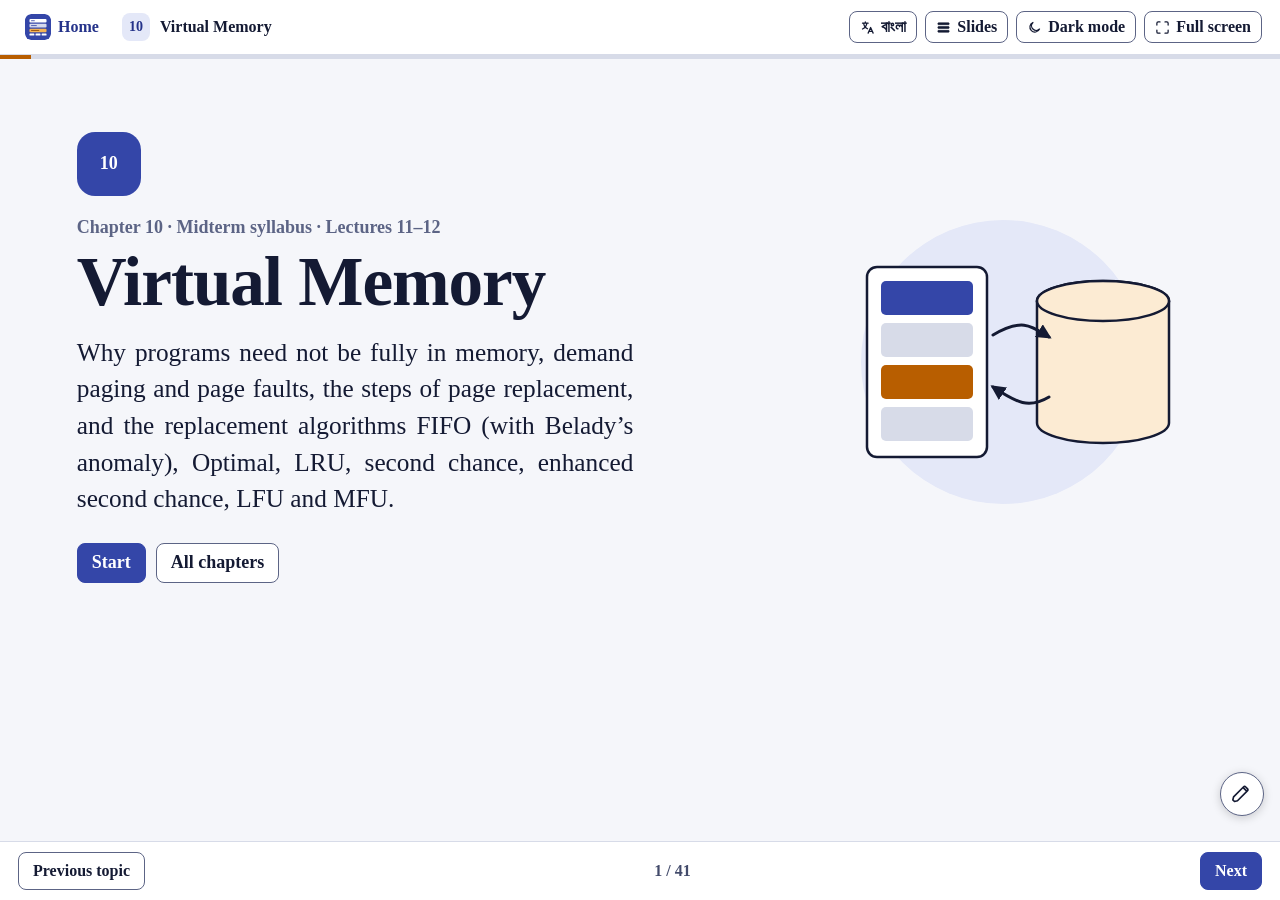
<file: topics/ch10-virtual-memory.html>
<!DOCTYPE html>
<html lang="en">
<head>
<meta charset="utf-8">
<meta name="viewport" content="width=device-width, initial-scale=1">
<title>Virtual Memory – Chapter 10 | CSE 309 Operating System</title>
<meta name="description" content="Why programs need not be fully in memory, demand paging and page faults, the steps of page replacement, and the replacement algorithms FIFO (with Belady’s anomaly), Optimal, LRU, second chance, enhanced second chance, LFU and MFU. Interactive slides, diagrams, simulators and a quiz for chapter 10 of the CSE 309 Operating System course.">
<meta name="keywords" content="virtual memory, demand paging, lazy swapper, page fault, page replacement, dirty bit, reference string, FIFO page replacement, Belady anomaly, optimal page replacement, LRU, stack algorithm, second chance, clock algorithm, enhanced second chance, LFU, MFU, CSE 309">
<meta name="author" content="Operating System Notes">
<meta name="robots" content="index, follow, max-image-preview:large">
<meta name="theme-color" content="#3446A8" media="(prefers-color-scheme: light)">
<meta name="theme-color" content="#0B0E1A" media="(prefers-color-scheme: dark)">
<link rel="canonical" href="https://ayan-1829.github.io/CSE-309-Operating-System/topics/ch10-virtual-memory.html">
<link rel="icon" type="image/svg+xml" href="../img/logo-mark.svg">
<link rel="icon" type="image/png" sizes="32x32" href="../img/favicon-32.png">
<link rel="icon" type="image/png" sizes="16x16" href="../img/favicon-16.png">
<link rel="apple-touch-icon" href="../img/apple-touch-icon.png">
<link rel="manifest" href="../site.webmanifest">
<meta property="og:type" content="article">
<meta property="og:site_name" content="Operating System (CSE 309)">
<meta property="og:locale" content="en_US">
<meta property="og:title" content="Virtual Memory – Chapter 10 | CSE 309 Operating System">
<meta property="og:description" content="Why programs need not be fully in memory, demand paging and page faults, the steps of page replacement, and the replacement algorithms FIFO (with Belady’s anomaly), Optimal, LRU, second chance, enhanced second chance, LFU and MFU. Interactive slides, diagrams, simulators and a quiz for chapter 10 of the CSE 309 Operating System course.">
<meta property="og:url" content="https://ayan-1829.github.io/CSE-309-Operating-System/topics/ch10-virtual-memory.html">
<meta property="og:image" content="https://ayan-1829.github.io/CSE-309-Operating-System/img/og/ch10-virtual-memory.png?v=2">
<meta property="og:image:type" content="image/png">
<meta property="og:image:width" content="1200">
<meta property="og:image:height" content="630">
<meta property="og:image:alt" content="Virtual Memory – Chapter 10 | CSE 309 Operating System">
<meta name="twitter:card" content="summary_large_image">
<meta name="twitter:title" content="Virtual Memory – Chapter 10 | CSE 309 Operating System">
<meta name="twitter:description" content="Why programs need not be fully in memory, demand paging and page faults, the steps of page replacement, and the replacement algorithms FIFO (with Belady’s anomaly), Optimal, LRU, second chance, enhanced second chance, LFU and MFU. Interactive slides, diagrams, simulators and a quiz for chapter 10 of the CSE 309 Operating System course.">
<meta name="twitter:image" content="https://ayan-1829.github.io/CSE-309-Operating-System/img/og/ch10-virtual-memory.png?v=2">
<meta name="twitter:image:alt" content="Virtual Memory – Chapter 10 | CSE 309 Operating System">
<script type="application/ld+json">{"@context": "https://schema.org", "@type": "LearningResource", "name": "Virtual Memory", "description": "Why programs need not be fully in memory, demand paging and page faults, the steps of page replacement, and the replacement algorithms FIFO (with Belady’s anomaly), Optimal, LRU, second chance, enhanced second chance, LFU and MFU.", "position": 5, "educationalLevel": "Undergraduate", "learningResourceType": "Lecture slides", "inLanguage": "en", "isAccessibleForFree": true, "teaches": ["Virtual memory lets a process run with only part of it in memory, so logical memory can exceed physical memory.", "Demand paging loads a page only on reference; a reference to a non-resident page causes a page fault.", "With no free frame, a victim page is chosen; the dirty bit avoids writing clean pages back.", "Algorithms are compared by counting faults on a reference string: FIFO 15, OPT 9, LRU 12 on the class example with 3 frames.", "FIFO can show Belady’s anomaly; LRU and OPT are stack algorithms and cannot.", "LRU is approximated with reference bits: second chance (clock), enhanced second chance with (reference, modify) classes; LFU and MFU count references."], "keywords": "virtual memory, demand paging, lazy swapper, page fault, page replacement, dirty bit, reference string, FIFO page replacement, Belady anomaly, optimal page replacement, LRU, stack algorithm, second chance, clock algorithm, enhanced second chance, LFU, MFU, CSE 309", "url": "https://ayan-1829.github.io/CSE-309-Operating-System/topics/ch10-virtual-memory.html", "image": "https://ayan-1829.github.io/CSE-309-Operating-System/img/og/ch10-virtual-memory.png", "isPartOf": {"@type": "Course", "name": "Operating System", "courseCode": "CSE 309", "url": "https://ayan-1829.github.io/CSE-309-Operating-System/"}}</script>
<script type="application/ld+json">{"@context": "https://schema.org", "@type": "BreadcrumbList", "itemListElement": [{"@type": "ListItem", "position": 1, "name": "Operating System", "item": "https://ayan-1829.github.io/CSE-309-Operating-System/"}, {"@type": "ListItem", "position": 2, "name": "Chapter 10: Virtual Memory", "item": "https://ayan-1829.github.io/CSE-309-Operating-System/topics/ch10-virtual-memory.html"}]}</script>
<link rel="preconnect" href="https://fonts.googleapis.com">
<link rel="preconnect" href="https://fonts.gstatic.com" crossorigin>
<link href="https://fonts.googleapis.com/css2?family=IBM+Plex+Mono:wght@400;500;600&display=swap" rel="stylesheet">
<link rel="stylesheet" href="../css/style.css">
</head>
<body class="deck-page">
<div class="sr-only" id="live" aria-live="polite"></div>
<header class="deck-bar">
  <a class="home-link" href="../index.html" aria-label="Home: all chapters"><img src="../img/logo-mark.svg" alt="" width="26" height="26"><span>Home</span></a>
  <div class="deck-title"><span class="badge">10</span><span>Virtual Memory</span></div>
  <div class="deck-actions">
    <button type="button" class="btn sm" id="btn-menu" aria-expanded="false" aria-controls="slide-menu" aria-label="Slides"><svg class="btn-ic" viewBox="0 0 24 24" fill="currentColor" stroke="none" aria-hidden="true"><rect x="3" y="4.5" width="18" height="3" rx="1"></rect><rect x="3" y="10.5" width="18" height="3" rx="1"></rect><rect x="3" y="16.5" width="18" height="3" rx="1"></rect></svg><span>Slides</span></button>
    <button type="button" class="btn sm" id="btn-theme" aria-pressed="false" aria-label="Toggle dark mode"><svg class="btn-ic" viewBox="0 0 24 24" fill="none" stroke-width="2" stroke-linecap="round" stroke-linejoin="round" aria-hidden="true"><path d="M20 14.5A8 8 0 1 1 9.5 4a6.5 6.5 0 0 0 10.5 10.5Z"></path></svg><span>Dark mode</span></button>
    <button type="button" class="btn sm" id="btn-fs" aria-pressed="false" aria-label="Full screen"><svg class="btn-ic" viewBox="0 0 24 24" fill="none" stroke-width="2" stroke-linecap="round" stroke-linejoin="round" aria-hidden="true"><path d="M8 3H5a2 2 0 0 0-2 2v3M16 3h3a2 2 0 0 1 2 2v3M8 21H5a2 2 0 0 1-2-2v-3M16 21h3a2 2 0 0 0 2-2v-3"></path></svg><span>Full screen</span></button>
  </div>
</header>
<div class="deck-progress"><i id="progress-fill"></i></div>
<main class="deck" id="deck">
<section class="slide title-slide" data-title="Virtual Memory" aria-label="Virtual Memory" tabindex="-1"><div class="slide-inner">
<span class="topic-art" data-art="5" aria-hidden="true"></span>
<span class="badge big">10</span>
<p class="kicker">Chapter 10 · Midterm syllabus · Lectures 11–12</p>
<h1>Virtual Memory</h1>
<p class="lead">Why programs need not be fully in memory, demand paging and page faults, the steps of page replacement, and the replacement algorithms FIFO (with Belady’s anomaly), Optimal, LRU, second chance, enhanced second chance, LFU and MFU.</p>
<div class="row"><a class="btn pri" href="#s=2">Start</a><a class="btn" href="../index.html">All chapters</a></div>
</div></section>
<section class="slide " data-title="Why this matters" aria-label="Why this matters" tabindex="-1"><div class="slide-inner">
<p class="kicker">Before we start</p><h2>Why this matters</h2><div class="hook"><p class="q">Your game is 8 GB, your laptop has 4 GB of RAM, and the game still runs. It is like fitting a wardrobe into a suitcase by packing only today’s clothes.</p><p><b>Virtual memory</b> keeps only the pages a process is using in RAM and fetches the rest on demand. When memory is full, the OS must throw a page out — choose badly and the disk thrashes.</p><p>This chapter compares the replacement choices on the same reference string.</p></div>
</div></section>
<section class="slide " data-title="Outline" aria-label="Outline" tabindex="-1"><div class="slide-inner">
<p class="kicker">Chapter 10 · Lectures 11–12</p><h2>Outline</h2><p class="muted">Select a topic to jump to the slide that explains it.</p><ol class="outline-list"><li><a href="#s=4">Background</a></li><li><a href="#s=5">Virtual memory</a></li><li><a href="#s=6">Demand paging</a></li><li><a href="#s=8">Page replacement</a></li><li><a href="#s=11">Page and frame replacement algorithms</a></li><li><a href="#s=21">Counting algorithms</a></li></ol>
</div></section>
<section class="slide " data-title="Background" aria-label="Background" tabindex="-1"><div class="slide-inner">
<p class="kicker">Background</p><h2>Background</h2><ul><li>Code needs to be in memory to execute, but entire program rarely used<ul><li>Error code, unusual routines, large data structures</li></ul></li><li>Entire program code not needed at same time</li><li>Consider ability to execute partially-loaded program<ul><li>Program no longer constrained by limits of physical memory</li><li>Each program takes less memory while running → more programs run at the same time<ul><li>Increased CPU utilization and throughput with no increase in response time or turnaround time</li></ul></li><li>Less I/O needed to load or swap programs into memory → each user program runs faster</li></ul></li></ul>
</div></section>
<section class="slide " data-title="Virtual memory" aria-label="Virtual memory" tabindex="-1"><div class="slide-inner">
<p class="kicker">Virtual memory</p><h2>Virtual memory</h2><div class="cols "><div><ul><li><b>Virtual memory</b> – separation of user logical memory from physical memory<ul><li>Only part of the program needs to be in memory for execution</li><li>Logical address space can therefore be much larger than physical address space</li><li>Allows address spaces to be shared by several processes</li><li>Allows for more efficient process creation</li><li>More programs running concurrently</li><li>Less I/O needed to load or swap processes</li></ul></li></ul></div><div><ul><li><b>Virtual address space</b> – logical view of how process is stored in memory<ul><li>Usually start at address 0, contiguous addresses until end of space</li><li>Meanwhile, physical memory organized in page frames</li><li>MMU must map logical to physical</li></ul></li><li>Virtual memory can be implemented via:<ul><li>Demand paging</li><li>Demand segmentation</li></ul></li></ul></div></div>
</div></section>
<section class="slide " data-title="Demand paging" aria-label="Demand paging" tabindex="-1"><div class="slide-inner">
<p class="kicker">Demand paging</p><h2>Demand paging</h2><ul><li>Could bring entire process into memory at load time</li><li>Or bring a page into memory only when it is needed<ul><li>Less I/O needed, no unnecessary I/O</li><li>Less memory needed</li><li>Faster response</li><li>More users</li></ul></li><li>Similar to paging system with swapping (diagram on right)</li><li>Page is needed → reference to it<ul><li>invalid reference → abort</li><li>not-in-memory → bring to memory</li></ul></li><li><b>Lazy swapper</b> – never swaps a page into memory unless page will be needed<ul><li>Swapper that deals with pages is a <b>pager</b></li></ul></li></ul>
</div></section>
<section class="slide " data-title="Demand paging (cont.)" aria-label="Demand paging (cont.)" tabindex="-1"><div style="zoom:0.94;" class="slide-inner">
<p class="kicker">Demand paging</p><h2>Demand paging (cont.)</h2><figure class="fig" data-fig="demand-pt"><figcaption>Page table when some pages are not in main memory: only A, C and F are loaded (valid); a reference to any other page causes a page fault.</figcaption></figure><div class="applinks" role="group" aria-label="Explore further"><span class="al-h">Explore further</span><a class="al al-itc" href="https://ayan-1829.github.io/inside-the-computer/parts/ssd.html" target="_blank" rel="noopener"><span class="al-app">Inside the Computer</span><span class="al-t">SSD</span></a><a class="al al-itc" href="https://ayan-1829.github.io/inside-the-computer/parts/hdd.html" target="_blank" rel="noopener"><span class="al-app">Inside the Computer</span><span class="al-t">Hard drive</span></a></div>
</div></section>
<section class="slide " data-title="Handling a page fault, step by step" aria-label="Handling a page fault, step by step" tabindex="-1"><div style="zoom:0.98;" class="slide-inner">
<p class="kicker">Animated</p><h2>Handling a page fault, step by step</h2><div data-demo="flow" data-anim="pagefault"></div>
</div></section>
<section class="slide " data-title="What happens if there is no free frame?" aria-label="What happens if there is no free frame?" tabindex="-1"><div class="slide-inner">
<p class="kicker">Page replacement</p><h2>What happens if there is no free frame?</h2><ul><li>Used up by process pages</li><li>Also in demand from the kernel, I/O buffers, etc</li><li>How much to allocate to each?</li><li>Page replacement – find some page in memory, but not really in use, page it out<ul><li>Algorithm – terminate? swap out? replace the page?</li><li>Performance – want an algorithm which will result in minimum number of page faults</li></ul></li><li>Same page may be brought into memory several times</li></ul>
</div></section>
<section class="slide " data-title="What happens if there is no free frame? (cont.)" aria-label="What happens if there is no free frame? (cont.)" tabindex="-1"><div class="slide-inner">
<p class="kicker">Page replacement</p><h2>What happens if there is no free frame? (cont.)</h2><figure class="fig" data-fig="need-replace"><figcaption>Need for page replacement.</figcaption></figure>
</div></section>
<section class="slide " data-title="Page replacement" aria-label="Page replacement" tabindex="-1"><div class="slide-inner">
<p class="kicker">Page replacement</p><h2>Page replacement</h2><ul><li>Prevent over-allocation of memory by modifying page-fault service routine to include page replacement</li><li>Use <b>modify (dirty) bit</b> to reduce overhead of page transfers – only modified pages are written to disk</li><li>Page replacement completes separation between logical memory and physical memory – large virtual memory can be provided on a smaller physical memory</li></ul>
</div></section>
<section class="slide " data-title="Basic page replacement" aria-label="Basic page replacement" tabindex="-1"><div class="slide-inner">
<p class="kicker">Page replacement</p><h2>Basic page replacement</h2><ol><li>Find the location of the desired page on disk</li><li>Find a free frame:<ul><li>If there is a free frame, use it</li><li>If there is no free frame, use a page replacement algorithm to select a <b>victim frame</b></li><li>Write victim frame to disk if dirty</li></ul></li><li>Bring the desired page into the (newly) free frame; update the page and frame tables</li><li>Continue the process by restarting the instruction that caused the trap</li></ol><div class="callout warn">Note now potentially 2 page transfers for page fault – increasing EAT</div>
</div></section>
<section class="slide " data-title="Basic page replacement (cont.)" aria-label="Basic page replacement (cont.)" tabindex="-1"><div class="slide-inner">
<p class="kicker">Page replacement</p><h2>Basic page replacement (cont.)</h2><figure class="fig" data-fig="page-replace-steps"><figcaption>Page replacement.</figcaption></figure>
</div></section>
<section class="slide " data-title="Page and frame replacement algorithms" aria-label="Page and frame replacement algorithms" tabindex="-1"><div class="slide-inner">
<p class="kicker">Page and frame replacement algorithms</p><h2>Page and frame replacement algorithms</h2><ul><li><b>Frame-allocation algorithm</b> determines<ul><li>How many frames to give each process</li><li>Which frames to replace</li></ul></li><li><b>Page-replacement algorithm</b><ul><li>Want lowest page-fault rate on both first access and re-access</li></ul></li><li>Evaluate algorithm by running it on a particular string of memory references (<b>reference string</b>) and computing the number of page faults on that string<ul><li>String is just page numbers, not full addresses</li><li>Repeated access to the same page does not cause a page fault</li><li>Results depend on number of frames available</li></ul></li><li>In all our examples, the reference string of referenced page numbers is</li></ul>
</div></section>
<section class="slide " data-title="Page and frame replacement algorithms (cont.)" aria-label="Page and frame replacement algorithms (cont.)" tabindex="-1"><div class="slide-inner">
<p class="kicker">Page and frame replacement algorithms</p><h2>Page and frame replacement algorithms (cont.)</h2><div class="formula">7,0,1,2,0,3,0,4,2,3,0,3,0,3,2,1,2,0,1,7,0,1</div><figure class="fig" data-fig="faults-graph"><figcaption>Graph of page faults versus the number of frames.</figcaption></figure>
</div></section>
<section class="slide " data-title="First-in-first-out (FIFO) algorithm" aria-label="First-in-first-out (FIFO) algorithm" tabindex="-1"><div class="slide-inner">
<p class="kicker">FIFO</p><h2>First-in-first-out (FIFO) algorithm</h2><ul><li>Reference string: 7, 0, 1, 2, 0, 3, 0, 4, 2, 3, 0, 3, 2, 1, 2, 0, 1, 7, 0, 1</li><li>3 frames (3 pages can be in memory at a time per process)</li><li><b>15 page faults</b></li><li>How to track ages of pages?<ul><li>Just use a FIFO queue</li></ul></li></ul>
</div></section>
<section class="slide " data-title="First-in-first-out (FIFO) algorithm (cont.)" aria-label="First-in-first-out (FIFO) algorithm (cont.)" tabindex="-1"><div style="zoom:0.99;" class="slide-inner">
<p class="kicker">FIFO</p><h2>First-in-first-out (FIFO) algorithm (cont.)</h2><div data-demo="page-replace" data-ref="7,0,1,2,0,3,0,4,2,3,0,3,2,1,2,0,1,7,0,1" data-algo="fifo" data-frames="3" data-full="1"></div>
</div></section>
<section class="slide " data-title="Belady’s anomaly" aria-label="Belady’s anomaly" tabindex="-1"><div class="slide-inner">
<p class="kicker">FIFO illustrating Belady’s anomaly</p><h2>Belady’s anomaly</h2><ul><li>Can vary by reference string: consider 1,2,3,4,1,2,5,1,2,3,4,5<ul><li>Adding more frames can cause more page faults!</li><li><b>Belady’s anomaly</b></li></ul></li></ul><div class="scrollx"><table class="doc"><thead><tr><th>Frames</th><th>1</th><th>2</th><th>3</th><th>4</th><th>5</th></tr></thead><tbody><tr><td>FIFO faults</td><td>12</td><td>12</td><td><b>9</b></td><td><b>10</b></td><td>5</td></tr></tbody></table></div>
</div></section>
<section class="slide " data-title="Belady’s anomaly (cont.)" aria-label="Belady’s anomaly (cont.)" tabindex="-1"><div style="zoom:0.96;" class="slide-inner">
<p class="kicker">FIFO illustrating Belady’s anomaly</p><h2>Belady’s anomaly (cont.)</h2><div data-demo="belady"></div>
</div></section>
<section class="slide " data-title="Optimal algorithm" aria-label="Optimal algorithm" tabindex="-1"><div class="slide-inner">
<p class="kicker">Optimal</p><h2>Optimal algorithm</h2><ul><li>Replace page that will not be used for longest period of time<ul><li>9 is optimal for the example</li></ul></li><li>How do you know this?<ul><li>Can’t read the future</li></ul></li><li>Used for measuring how well your algorithm performs</li></ul>
</div></section>
<section class="slide " data-title="Optimal algorithm (cont.)" aria-label="Optimal algorithm (cont.)" tabindex="-1"><div style="zoom:0.99;" class="slide-inner">
<p class="kicker">Optimal</p><h2>Optimal algorithm (cont.)</h2><div data-demo="page-replace" data-ref="7,0,1,2,0,3,0,4,2,3,0,3,2,1,2,0,1,7,0,1" data-algo="opt" data-frames="3" data-full="1"></div>
</div></section>
<section class="slide " data-title="Least recently used (LRU) algorithm" aria-label="Least recently used (LRU) algorithm" tabindex="-1"><div class="slide-inner">
<p class="kicker">LRU</p><h2>Least recently used (LRU) algorithm</h2><ul><li>Use past knowledge rather than future</li><li>Replace page that has not been used in the most amount of time</li><li>Associate time of last use with each page</li><li><b>12 faults</b> – better than FIFO but worse than OPT</li><li>Generally good algorithm and frequently used</li><li>But how to implement?</li></ul>
</div></section>
<section class="slide " data-title="Least recently used (LRU) algorithm (cont.)" aria-label="Least recently used (LRU) algorithm (cont.)" tabindex="-1"><div style="zoom:0.99;" class="slide-inner">
<p class="kicker">LRU</p><h2>Least recently used (LRU) algorithm (cont.)</h2><div data-demo="page-replace" data-ref="7,0,1,2,0,3,0,4,2,3,0,3,2,1,2,0,1,7,0,1" data-algo="lru" data-frames="3" data-full="1"></div>
</div></section>
<section class="slide " data-title="LRU algorithm (cont.)" aria-label="LRU algorithm (cont.)" tabindex="-1"><div class="slide-inner">
<p class="kicker">LRU</p><h2>LRU algorithm (cont.)</h2><ul><li><b>Counter implementation</b><ul><li>Every page entry has a counter; every time page is referenced through this entry, copy the clock into the counter</li><li>When a page needs to be changed, look at the counters to find smallest value<ul><li>Search through table needed</li></ul></li></ul></li><li><b>Stack implementation</b><ul><li>Keep a stack of page numbers in a double link form:<ul></ul></li><li>Page referenced:<ul><li>move it to the top</li><li>requires 6 pointers to be changed</li></ul></li><li>But each update more expensive</li><li>No search for replacement</li></ul></li></ul><div class="callout">LRU and OPT are cases of <b>stack algorithms</b> that don’t have Belady’s anomaly</div>
</div></section>
<section class="slide " data-title="LRU algorithm (cont.)" aria-label="LRU algorithm (cont.)" tabindex="-1"><div class="slide-inner">
<p class="kicker">LRU</p><h2>LRU algorithm (cont.)</h2><figure class="fig" data-fig="lru-stack"><figcaption>Use of a stack to record most recent page references.</figcaption></figure>
</div></section>
<section class="slide " data-title="Counting page faults in C" aria-label="Counting page faults in C" tabindex="-1"><div class="slide-inner">
<p class="kicker">Code and output</p><h2>Counting page faults in C</h2><div class="co-h"><span>replace.c — FIFO and LRU</span></div><pre class="code small-code">#include &lt;stdio.h&gt;

int ref[] = {7,0,1,2,0,3,0,4,2,3,0,3,2,1,2,0,1,7,0,1};
int n = sizeof ref / sizeof ref[0];

int faults(int frames, int lru)
{
    int f[8], last[8], used = 0, next = 0, count = 0;
    for (int t = 0; t &lt; n; t++) {
        int hit = -1;
        for (int i = 0; i &lt; used; i++) if (f[i] == ref[t]) hit = i;</pre>
</div></section>
<section class="slide " data-title="Counting page faults in C (cont.)" aria-label="Counting page faults in C (cont.)" tabindex="-1"><div class="slide-inner">
<p class="kicker">Code and output</p><h2>Counting page faults in C (cont.)</h2><pre data-start="12" class="code small-code">        if (hit &gt;= 0) { last[hit] = t; continue; }   /* page already in memory */
        count++;                                     /* page fault */
        int v;
        if (used &lt; frames) v = used++;               /* a free frame */
        else if (!lru) { v = next; next = (next + 1) % frames; }   /* FIFO: oldest */
        else { v = 0; for (int i = 1; i &lt; used; i++) if (last[i] &lt; last[v]) v = i; } /* LRU */
        f[v] = ref[t]; last[v] = t;
    }
    return count;
}

int main(void)
{</pre>
</div></section>
<section class="slide " data-title="Counting page faults in C (cont.)" aria-label="Counting page faults in C (cont.)" tabindex="-1"><div class="slide-inner">
<p class="kicker">Code and output</p><h2>Counting page faults in C (cont.)</h2><pre data-start="25" class="code small-code">    printf(&quot;reference string of %d pages, 3 frames\n&quot;, n);
    printf(&quot;FIFO: %d page faults\n&quot;, faults(3, 0));
    printf(&quot;LRU : %d page faults\n&quot;, faults(3, 1));
    return 0;
}</pre><div class="co-h"><span>Output</span></div><div class="console runnable" data-cmd="gcc replace.c -o replace -pthread &amp;&amp; ./replace" data-out="reference string of 20 pages, 3 frames
FIFO: 15 page faults
LRU : 12 page faults"><div class="console-h"><span>Terminal</span><button type="button" class="run-btn">▶ Run</button></div><pre class="console-body">$ gcc replace.c -o replace -pthread &amp;&amp; ./replace
reference string of 20 pages, 3 frames
FIFO: 15 page faults
LRU : 12 page faults</pre></div><p class="co-note">The same 20-reference string as the slides: 15 faults for FIFO and 12 for LRU with 3 frames.</p>
</div></section>
<section class="slide " data-title="LRU approximation algorithms" aria-label="LRU approximation algorithms" tabindex="-1"><div class="slide-inner">
<p class="kicker">LRU approximation</p><h2>LRU approximation algorithms</h2><ul><li>LRU needs special hardware and still slow</li><li><b>Reference bit</b><ul><li>With each page associate a bit, initially = 0</li><li>When page is referenced bit set to 1</li><li>Replace any with reference bit = 0 (if one exists)<ul><li>We do not know the order, however</li></ul></li></ul></li><li><b>Second-chance algorithm</b><ul><li>Generally FIFO, plus hardware-provided reference bit</li><li><b>Clock</b> replacement</li><li>If page to be replaced has<ul><li>Reference bit = 0 → replace it</li><li>reference bit = 1 then:<ul><li>set reference bit 0, leave page in memory</li><li>replace next page, subject to same rules</li></ul></li></ul></li></ul></li></ul>
</div></section>
<section class="slide " data-title="LRU approximation algorithms (cont.)" aria-label="LRU approximation algorithms (cont.)" tabindex="-1"><div class="slide-inner">
<p class="kicker">LRU approximation</p><h2>LRU approximation algorithms (cont.)</h2><figure class="fig" data-fig="second-chance"><figcaption>Second-chance (clock) page-replacement algorithm.</figcaption></figure>
</div></section>
<section class="slide " data-title="Second chance on the example" aria-label="Second chance on the example" tabindex="-1"><div style="zoom:0.99;" class="slide-inner">
<p class="kicker">Interactive</p><h2>Second chance on the example</h2><div data-demo="page-replace" data-ref="7,0,1,2,0,3,0,4,2,3,0,3,2,1,2,0,1,7,0,1" data-algo="clock" data-frames="3"></div>
</div></section>
<section class="slide " data-title="Enhanced second-chance algorithm" aria-label="Enhanced second-chance algorithm" tabindex="-1"><div class="slide-inner">
<p class="kicker">LRU approximation</p><h2>Enhanced second-chance algorithm</h2><p>Improve algorithm by using reference bit and modify bit (if available) in concert. Take ordered pair (reference, modify):</p><div class="scrollx"><table class="doc"><thead><tr><th>(reference, modify)</th><th>Meaning</th></tr></thead><tbody><tr><td>(0, 0)</td><td>neither recently used nor modified – <b>best page to replace</b></td></tr><tr><td>(0, 1)</td><td>not recently used but modified – not quite as good, must write out before replacement</td></tr><tr><td>(1, 0)</td><td>recently used but clean – probably will be used again soon</td></tr><tr><td>(1, 1)</td><td>recently used and modified – probably will be used again soon and need to write out before replacement</td></tr></tbody></table></div><ul><li>When page replacement called for, use the clock scheme but use the four classes; replace page in lowest non-empty class<ul><li>Might need to search circular queue several times</li></ul></li></ul>
</div></section>
<section class="slide " data-title="Counting algorithms" aria-label="Counting algorithms" tabindex="-1"><div class="slide-inner">
<p class="kicker">Counting algorithms</p><h2>Counting algorithms</h2><div class="cols "><div><ul><li>Keep a counter of the number of references that have been made to each page<ul><li>Not common</li></ul></li><li><b>Least frequently used (LFU)</b> algorithm:<ul><li>Replaces page with smallest count</li></ul></li><li><b>Most frequently used (MFU)</b> algorithm:<ul><li>Based on the argument that the page with the smallest count was probably just brought in and has yet to be used</li></ul></li></ul></div><div><div class="callout">In the simulator, ties between equal counts are broken by replacing the page that has been in memory longest (FIFO).</div></div></div>
</div></section>
<section class="slide " data-title="Page-replacement simulator" aria-label="Page-replacement simulator" tabindex="-1"><div style="zoom:0.99;" class="slide-inner">
<p class="kicker">Interactive · all algorithms</p><h2>Page-replacement simulator</h2><div data-demo="page-replace" data-ref="7,0,1,2,0,3,0,4,2,3,0,3,2,1,2,0,1,7,0,1" data-algo="lru" data-frames="3"></div>
</div></section>
<section class="slide " data-title="Worked example 1" aria-label="Worked example 1" tabindex="-1"><div class="slide-inner">
<p class="kicker">Worked example 1 of 2</p><h2>Worked example 1</h2><div class="ex"><div class="qq">Reference string 1, 2, 3, 4, 2, 1, 5, 6, 2, 1, 2, 3 with 3 frames. Count page faults for FIFO and LRU.</div><details class="reveal"><summary>Show the solution</summary><div class="ans"><p><b>FIFO:</b> 1, 2, 3 (3 faults); 4 replaces 1; 2 hit; 1 replaces 2; 5 replaces 3; 6 replaces 4; 2 replaces 1; 1 replaces 5; 2 hit; 3 replaces 6 → <b>10 faults</b>.</p><p><b>LRU:</b> 1, 2, 3 (3); 4 replaces 1; 2 hit; 1 replaces 3; 5 replaces 4; 6 replaces 2; 2 replaces 1; 1 replaces 5; 2 hit; 3 replaces 6 → <b>10 faults</b>.</p><p>Paste the string into the simulator to check every step.</p></div></details></div>
</div></section>
<section class="slide " data-title="Worked example 2" aria-label="Worked example 2" tabindex="-1"><div class="slide-inner">
<p class="kicker">Worked example 2 of 2</p><h2>Worked example 2</h2><div class="ex"><div class="qq">Why can FIFO show Belady’s anomaly while LRU cannot?</div><details class="reveal"><summary>Show the solution</summary><div class="ans"><p>LRU is a <b>stack algorithm</b>: the set of pages in memory with n frames is always a subset of the set with n + 1 frames (the n most recently used pages). Adding a frame can therefore never turn a hit into a fault.</p><p>FIFO has no such inclusion property: with 4 frames on 1,2,3,4,1,2,5,1,2,3,4,5 the queue order differs and 10 faults occur instead of 9.</p></div></details></div>
</div></section>
<section class="slide " data-title="Practice (1 of 2)" aria-label="Practice (1 of 2)" tabindex="-1"><div class="slide-inner">
<p class="kicker">Practice</p><h2>Practice (1 of 2)</h2><p class="muted">Try each one on paper first, then check your answer.</p><div class="ex"><div class="qq">1. What is a lazy swapper?</div><details class="reveal"><summary>Show the answer</summary><div class="ans">A swapper that never brings a page into memory unless it will be needed; one that deals with pages is called a pager.</div></details></div><div class="ex"><div class="qq">2. Why does the dirty (modify) bit reduce page-fault cost?</div><details class="reveal"><summary>Show the answer</summary><div class="ans">A victim page that has not been modified is already identical on disk, so it need not be written out; only dirty pages cost a write.</div></details></div><div class="ex"><div class="qq">3. List the steps of basic page replacement.</div><details class="reveal"><summary>Show the answer</summary><div class="ans">1. Find the desired page on disk. 2. Find a free frame, or select a victim with the replacement algorithm and write it out if dirty. 3. Read the page into the frame and update the tables. 4. Restart the instruction that caused the trap.</div></details></div>
</div></section>
<section class="slide " data-title="Practice (2 of 2)" aria-label="Practice (2 of 2)" tabindex="-1"><div class="slide-inner">
<p class="kicker">Practice</p><h2>Practice (2 of 2)</h2><p class="muted">Try each one on paper first, then check your answer.</p><div class="ex"><div class="qq">4. How many faults does OPT give on 7,0,1,2,0,3,0,4,2,3,0,3,2,1,2,0,1,7,0,1 with 3 frames, and why is OPT not used in practice?</div><details class="reveal"><summary>Show the answer</summary><div class="ans">9 faults. It needs to know future references, so it is used only as a yardstick for other algorithms.</div></details></div><div class="ex"><div class="qq">5. Order the four classes of enhanced second chance from best to worst victim.</div><details class="reveal"><summary>Show the answer</summary><div class="ans">(0,0) not used, not modified; (0,1) not used but modified; (1,0) used but clean; (1,1) used and modified.</div></details></div><div class="ex"><div class="qq">6. What is the argument behind MFU?</div><details class="reveal"><summary>Show the answer</summary><div class="ans">The page with the smallest count was probably just brought in and has yet to be used, so MFU replaces the page with the largest count instead.</div></details></div>
</div></section>
<section class="slide " data-title="Quiz" aria-label="Quiz" tabindex="-1"><div class="slide-inner">
<p class="kicker">Check yourself</p><h2>Quiz</h2><div><div class="quiz-host" data-quiz-key="5"></div><script type="application/json" class="quiz-json">[{"q": "Virtual memory separates…", "o": ["user logical memory from physical memory", "the kernel from the shell", "code from data", "cache from registers"], "a": 0, "w": "So the logical address space can be larger than physical memory."}, {"q": "A reference to a page marked invalid that is legal but not in memory causes…", "o": ["abort", "a page fault and the page is brought in", "a TLB hit", "nothing"], "a": 1, "w": "An illegal reference aborts; a legal one not in memory is paged in."}, {"q": "FIFO on the class reference string with 3 frames gives…", "o": ["9 faults", "12 faults", "15 faults", "20 faults"], "a": 2, "w": "OPT gives 9 and LRU 12."}, {"q": "Belady’s anomaly means…", "o": ["LRU is slower than FIFO", "more frames can cause more page faults", "OPT cannot be implemented", "the TLB misses more often"], "a": 1, "w": "It happens with FIFO."}, {"q": "Which algorithms never suffer Belady’s anomaly?", "o": ["FIFO and second chance", "LRU and OPT", "LFU and MFU", "all of them"], "a": 1, "w": "They are stack algorithms."}, {"q": "In the second-chance algorithm, a page with reference bit 1…", "o": ["is replaced immediately", "has its bit cleared and is skipped", "is written to disk", "is moved to the TLB"], "a": 1, "w": "It gets a second chance."}, {"q": "The best class to replace in enhanced second chance is…", "o": ["(1, 1)", "(1, 0)", "(0, 1)", "(0, 0)"], "a": 3, "w": "Neither recently used nor modified."}, {"q": "Why might a page fault now need two page transfers?", "o": ["the TLB must be flushed", "a dirty victim must be written out before the new page is read in", "pages are always read twice", "the page table is on disk"], "a": 1, "w": "This increases EAT."}]</script></div>
</div></section>
<section class="slide " data-title="Further learning" aria-label="Further learning" tabindex="-1"><div class="slide-inner">
<p class="kicker">Resources</p><h2>Further learning</h2><p class="muted">Free material to go deeper. Links open in a new tab.</p><div class="res-grid"><a class="res" href="https://pages.cs.wisc.edu/~remzi/OSTEP/vm-beyondphys.pdf" target="_blank" rel="noopener noreferrer"><small>Free book</small><b>OSTEP: Beyond Physical Memory: Mechanisms ↗</b><span>Swap space, the present bit and the page-fault path.</span></a><a class="res" href="https://pages.cs.wisc.edu/~remzi/OSTEP/vm-beyondphys-policy.pdf" target="_blank" rel="noopener noreferrer"><small>Free book</small><b>OSTEP: Beyond Physical Memory: Policies ↗</b><span>FIFO, random, LRU, the clock algorithm and dirty pages.</span></a><a class="res" href="https://en.wikipedia.org/wiki/Page_replacement_algorithm" target="_blank" rel="noopener noreferrer"><small>Article</small><b>Page replacement algorithm ↗</b><span>Every algorithm on the slides and more.</span></a><a class="res" href="https://en.wikipedia.org/wiki/B%C3%A9l%C3%A1dy%27s_anomaly" target="_blank" rel="noopener noreferrer"><small>Article</small><b>Bélády’s anomaly ↗</b><span>The anomaly with the 1,2,3,4,1,2,5 example.</span></a><a class="res" href="https://en.wikipedia.org/wiki/Demand_paging" target="_blank" rel="noopener noreferrer"><small>Article</small><b>Demand paging ↗</b><span>Lazy loading of pages and its costs.</span></a><a class="res book" href="https://www.os-book.com/OS10/" target="_blank" rel="noopener noreferrer"><small>Book</small><b>Operating System Concepts, 10th ed., chapter 10 ↗</b><span>The textbook chapter these slides come from.</span></a></div>
</div></section>
<section class="slide " data-title="Summary" aria-label="Summary" tabindex="-1"><div class="slide-inner">
<p class="kicker">Summary · End of Chapter 10</p><h2>Summary</h2><ul class="sumlist"><li>Virtual memory lets a process run with only part of it in memory, so logical memory can exceed physical memory.</li><li>Demand paging loads a page only on reference; a reference to a non-resident page causes a page fault.</li><li>With no free frame, a victim page is chosen; the dirty bit avoids writing clean pages back.</li><li>Algorithms are compared by counting faults on a reference string: FIFO 15, OPT 9, LRU 12 on the class example with 3 frames.</li><li>FIFO can show Belady’s anomaly; LRU and OPT are stack algorithms and cannot.</li><li>LRU is approximated with reference bits: second chance (clock), enhanced second chance with (reference, modify) classes; LFU and MFU count references.</li></ul><div class="nextcard"><a class="btn pri" href="ch04-threads-and-concurrency.html">Next: Chapter 4 · Threads &amp; Concurrency</a><a class="btn" href="../practice.html#t5">More practice</a><a class="btn" href="../index.html">All chapters</a></div>
</div></section>
</main>
<footer class="deck-foot">
  <button type="button" class="btn" id="prev">Previous</button>
  <span class="counter" id="counter">1 / 41</span>
  <button type="button" class="btn pri" id="next">Next</button>
</footer>
<aside id="slide-menu" hidden aria-label="Slide list"><div class="menu-head"><h3>Slides in this chapter</h3><button type="button" id="btn-menu-close" class="menu-close" aria-label="Close slide list">&#10005;</button></div></aside>
<noscript><p style="padding:20px">This lesson needs JavaScript for the slides and the interactive examples.</p></noscript>
<script src="../js/core.js"></script>
<script src="../js/diagram.js"></script>
<script src="../js/clang.js"></script>
<script src="../js/figs-mid.js"></script>
<script src="../js/figs-final.js"></script>
<script src="../js/demos-mid.js"></script>
<script src="../js/demos-final.js"></script>
<script src="../js/demos-anim.js"></script>
<script src="../js/art.js"></script>
<script src="../js/quiz.js"></script>
<script src="../js/page.js"></script>
<script>window.OS_TOPIC = {"id": 5, "prev": "ch09-main-memory.html", "next": "ch04-threads-and-concurrency.html", "nextLabel": "Next chapter"};</script>
<script>mountPage();</script>
<script src="../js/slides.js"></script>
<script src="../js/annotate.js"></script>
<script src="../js/lang.js"></script>
<script src="../js/analytics.js"
        data-endpoint="https://analytics-proxy.ayansarkar1829.workers.dev"
        data-project="CSE-309 Operating System"></script>
<script src="../js/course-events.js"></script>
</body>
</html>
</file>
<file: css/style.css>
:root{
  box-sizing:border-box;
  padding-top:env(safe-area-inset-top,0px);
  padding-bottom:env(safe-area-inset-bottom,0px);
  --paper:#F5F6FA; --sheet:#FFFFFF; --sheet-2:#EEF0F7; --line:#D7DBE8; --grid:rgba(30,40,110,.05);
  --ink:#141A33; --ink-2:#434B6B; --ink-3:#5C6485;
  --blue:#3446A8; --blue-2:#232F7A; --blue-soft:#E1E5F7; --on-ink:#FFFFFF;
  --hi:#4458C9; --lo:#98A0BC;
  --mark:#C2560C; --mark-soft:#FCE6D6; --ok:#1D7A3E; --ok-soft:#DDF2E3; --bad:#B42318; --bad-soft:#FBE3E0;
  --ac:#3446A8; --ac-soft:#E4E8F8; --ac-ink:#25338A;
  --accent:#B85E00; --accent-ink:#8A4500; --accent-soft:#FCEBD3;
  --f-head:Georgia,'Times New Roman',Times,serif;
  --f-body:Georgia,'Times New Roman',Times,serif;
  --f-mono:'IBM Plex Mono',ui-monospace,Menlo,Consolas,monospace;
  --f-accessible:Georgia,'Times New Roman',Times,serif;
  --text-body:18px; --text-small:16px; --text-control:16px; --text-slide:clamp(20px,1.6vw,25px);
}
@media (prefers-color-scheme: dark){
  :root:not([data-theme="light"]){
    --paper:#0B0E1A; --sheet:#121729; --sheet-2:#1A2038; --line:#2A3252; --grid:rgba(140,160,255,.05);
      --ink:#E6E9F5; --ink-2:#AAB1CC; --ink-3:#8A93B3;
      --blue:#9DAEFF; --blue-2:#C2CDFF; --blue-soft:#1D2550; --on-ink:#0B0E1A;
      --hi:#6E82F0; --lo:#5A6385;
      --mark:#F59E62; --mark-soft:rgba(245,158,98,.2); --ok:#6BD49A; --ok-soft:rgba(107,212,154,.14); --bad:#F7867A; --bad-soft:rgba(247,134,122,.16);
      --ac:#5468D4; --ac-soft:rgba(157,174,255,.13); --ac-ink:#B3C0FF;
      --accent:#F5B455; --accent-ink:#F8C982; --accent-soft:rgba(245,180,85,.15);
  }
}
:root[data-theme="dark"]{
  --paper:#0B0E1A; --sheet:#121729; --sheet-2:#1A2038; --line:#2A3252; --grid:rgba(140,160,255,.05);
    --ink:#E6E9F5; --ink-2:#AAB1CC; --ink-3:#8A93B3;
    --blue:#9DAEFF; --blue-2:#C2CDFF; --blue-soft:#1D2550; --on-ink:#0B0E1A;
    --hi:#6E82F0; --lo:#5A6385;
    --mark:#F59E62; --mark-soft:rgba(245,158,98,.2); --ok:#6BD49A; --ok-soft:rgba(107,212,154,.14); --bad:#F7867A; --bad-soft:rgba(247,134,122,.16);
    --ac:#5468D4; --ac-soft:rgba(157,174,255,.13); --ac-ink:#B3C0FF;
    --accent:#F5B455; --accent-ink:#F8C982; --accent-soft:rgba(245,180,85,.15);
}

*,*::before,*::after{box-sizing:border-box}
html{-webkit-text-size-adjust:100%;scroll-padding-top:calc(76px + env(safe-area-inset-top,0px));scroll-behavior:smooth}
@media (prefers-reduced-motion:reduce){html{scroll-behavior:auto}*{transition:none!important;animation:none!important}}
body{margin:0;background-color:var(--paper);
  background-image:linear-gradient(var(--grid) 1px,transparent 1px),linear-gradient(90deg,var(--grid) 1px,transparent 1px);
  background-size:24px 24px;color:var(--ink);font:400 17px/1.65 var(--f-body);min-height:100%}
h1,h2,h3,h4{font-family:var(--f-head);color:var(--ink);margin:0;letter-spacing:-.015em}
h1{font-size:clamp(32px,4.6vw,52px);line-height:1.06;font-weight:700}
h2{font-size:clamp(24px,3vw,31px);line-height:1.15;font-weight:700}
h3{font-size:20px;line-height:1.25;font-weight:650;margin:0 0 6px}
h4{font-size:16px;font-weight:650;margin:0 0 4px}
p{margin:0 0 1em;text-align:justify;text-justify:inter-word}
a{color:var(--blue);text-underline-offset:3px}
a:hover{color:var(--blue-2)}
:focus-visible{outline:3px solid var(--blue);outline-offset:2px;border-radius:3px}
button{font-family:inherit}

/* ---------- controls ---------- */
.btn{display:inline-flex;align-items:center;justify-content:center;gap:6px;font:600 14px/1.1 var(--f-head);padding:9px 14px;border-radius:4px;border:1.5px solid var(--ink);background:var(--sheet);color:var(--ink);cursor:pointer;text-decoration:none;white-space:nowrap}
.btn:hover{background:var(--sheet-2);color:var(--ink)}
.btn.pri{background:var(--ink);color:var(--on-ink)}
.btn.pri:hover{background:var(--blue-2);color:#fff;border-color:var(--blue-2)}
.btn.sm{padding:6px 10px;font-size:13px}
.btn-ic{width:15px;height:15px;flex:none;stroke:currentColor}
.btn.on{background:var(--blue-soft);border-color:var(--blue);color:var(--blue-2)}
.btn[disabled]{opacity:.45;cursor:not-allowed}
.row{display:flex;flex-wrap:wrap;gap:10px;align-items:center}
.row.tight{gap:6px}
.gap{margin-top:14px}
.seg{display:inline-flex;border:1.5px solid var(--ink);border-radius:4px;overflow:hidden;background:var(--sheet);flex-wrap:wrap}
.seg button{border:0;background:transparent;color:var(--ink);font:600 13.5px var(--f-head);padding:7px 12px;cursor:pointer;border-right:1px solid var(--line)}
.seg button:last-child{border-right:0}
.seg button:hover{background:var(--sheet-2)}
.seg button.on{background:var(--ink);color:var(--on-ink)}
input[type=text],input[type=number],select,textarea{font:500 15px var(--f-mono);color:var(--ink);background:var(--sheet);border:1.5px solid var(--ink);border-radius:4px;padding:7px 10px;min-width:0}
select{font-family:var(--f-head);font-weight:600;font-size:14px}
input[type=range]{accent-color:var(--blue);vertical-align:middle}
label.fld{display:inline-flex;flex-direction:column;gap:3px;font:600 13px var(--f-head);color:var(--ink-2)}
.tsw{display:inline-flex;align-items:center;gap:8px;border:0;background:none;padding:2px;cursor:pointer;color:var(--ink);font:600 15px var(--f-head)}
.tsw .track{width:40px;height:22px;border-radius:11px;background:var(--lo);position:relative;transition:background .12s;border:1.5px solid var(--ink)}
.tsw .knob{position:absolute;top:2px;left:2px;width:15px;height:15px;border-radius:50%;background:#fff;border:1.5px solid var(--ink);transition:left .12s}
.tsw.on .track{background:var(--hi)}
.tsw.on .knob{left:20px}
.tsw .val{font:600 14px var(--f-mono);min-width:1ch}

.panel{background:var(--sheet);border:1px solid var(--line);border-radius:10px;padding:16px 18px}
.demo{background:var(--sheet);border:1.5px solid var(--ink);border-radius:8px;padding:18px;box-shadow:4px 4px 0 var(--line)}
.demo h3{margin-bottom:10px}
.demo .sub{color:var(--ink-2);font:500 14px/1.45 var(--f-head);margin:0 0 12px;max-width:none;text-align:justify;text-justify:inter-word}
.out{font:500 15px/1.5 var(--f-mono);background:var(--sheet-2);border:1px solid var(--line);border-radius:4px;padding:8px 12px;overflow-x:auto}
.out b{color:var(--blue-2)}
.note{border-left:4px solid var(--mark);background:var(--sheet-2);padding:10px 14px;margin:14px 0;font-size:15.5px;max-width:70ch}
.tabs{display:flex;flex-wrap:wrap;gap:4px;margin-bottom:14px;border-bottom:1.5px solid var(--ink)}
.tabs button{border:1.5px solid transparent;border-bottom:0;background:transparent;font:600 14px var(--f-head);color:var(--ink-2);padding:8px 14px;border-radius:5px 5px 0 0;cursor:pointer;margin-bottom:-1.5px}
.tabs button.on{background:var(--sheet);border-color:var(--ink);color:var(--ink)}
.scrollx{overflow-x:auto;max-width:100%}
table.tt{border-collapse:collapse;font:500 14px var(--f-mono)}
table.tt th,table.tt td{border:1px solid var(--line);padding:4px 10px;text-align:center}
table.tt th{background:var(--sheet-2);font-weight:600}
table.tt tr.act td{background:var(--mark-soft);font-weight:600}
table.tt td.hl{background:var(--blue-soft);color:var(--ac-ink);font-weight:600}
table.doc{border-collapse:collapse;width:100%;max-width:100%;font:500 15px/1.45 var(--f-head)}
table.doc th,table.doc td{border-bottom:1px solid var(--line);padding:8px 10px;text-align:left;vertical-align:top;overflow-wrap:anywhere}
table.doc th{font-weight:650;color:var(--ink-2);border-bottom:1.5px solid var(--ink)}
table.doc td.m{font-family:var(--f-mono);font-size:14px}
.steps li{margin-bottom:5px}

/* ---------- chapter ---------- */
.chhead{padding-bottom:6px}
.chnumber{font:600 14px var(--f-head);color:var(--ink-3);margin-bottom:6px}
.chhead .lead{margin:14px 0 18px}
.chstrip{display:flex;flex-wrap:wrap;gap:6px;margin:6px 0 18px}
.chstrip a{font:600 13.5px var(--f-head);padding:5px 11px;border:1.5px solid var(--ink);border-radius:3px;text-decoration:none;color:var(--ink);background:var(--sheet)}
.chstrip a:hover{background:var(--ink);color:var(--on-ink)}
details.covers{max-width:900px;margin-top:6px}
details.covers summary{cursor:pointer;font:600 14.5px var(--f-head);color:var(--blue-2)}
details.covers ul{columns:2;column-gap:28px;margin:10px 0 0;padding-left:20px;font:450 14.5px/1.5 var(--f-head);color:var(--ink-2)}
@media (max-width:640px){details.covers ul{columns:1}}
.concept{margin:0 0 30px;max-width:70ch}
.concept h3{margin-bottom:8px}
.concept ul,.concept ol{padding-left:22px;margin:0 0 1em}
.concept li{margin-bottom:.3em}
.concept table{margin:6px 0 14px}
.formula{font:500 15.5px/1.6 var(--f-mono);background:var(--sheet-2);border:1px solid var(--line);border-radius:4px;padding:8px 12px;margin:8px 0 14px;overflow-x:auto}
.fig{box-sizing:border-box;width:100%;min-width:0;margin:14px 0 22px;padding:14px;background:var(--sheet);border:1px solid var(--line);border-radius:8px;max-width:100%;overflow-x:auto}
.fig figcaption{font:450 13.5px var(--f-head);color:var(--ink-2);margin-top:8px}
.flow{display:flex;flex-wrap:wrap;align-items:center;gap:6px}
.flow span{min-width:0;max-width:100%;overflow-wrap:anywhere;white-space:normal;border:1.5px solid var(--ink);background:var(--sheet-2);padding:8px 12px;border-radius:3px;font:600 14.5px var(--f-head)}
.flow i{font-style:normal;color:var(--ink-3);font-weight:700}
.ex{border:1px solid var(--line);background:var(--sheet);border-radius:8px;padding:14px 18px;margin-bottom:14px}
.ex .qq{font:600 16px/1.4 var(--f-head);margin-bottom:6px}
.ex ol,.ex ul{margin:6px 0 0;padding-left:22px}
.ex li{margin-bottom:3px}
details.reveal{margin-top:8px}
details.reveal summary{cursor:pointer;font:600 14px var(--f-head);color:var(--blue-2)}
details.reveal .ans{margin-top:6px;padding:8px 12px;background:var(--sheet-2);border-left:4px solid var(--hi);font-size:16px}
.sumlist{max-width:70ch;padding-left:22px}
.sumlist li{margin-bottom:.4em}
.pn{display:flex;justify-content:space-between;gap:12px;margin-top:56px;flex-wrap:wrap}
.donebar{display:flex;align-items:center;gap:12px;flex-wrap:wrap;margin-top:34px;padding:14px 16px;border:1.5px solid var(--ink);border-radius:8px;background:var(--sheet)}

/* ---------- quiz ---------- */
.qhead{display:flex;justify-content:space-between;font:600 14px var(--f-head);color:var(--ink-2);margin-bottom:8px}
.qtext{font:600 19px/1.4 var(--f-head);margin-bottom:12px}
.qopt{display:block;width:100%;text-align:left;padding:10px 14px;margin-bottom:8px;border:1.5px solid var(--ink);border-radius:4px;background:var(--sheet);color:var(--ink);font:500 16px/1.4 var(--f-body);cursor:pointer}
.qopt:hover:not([disabled]){background:var(--sheet-2)}
.qopt.right{background:var(--ok-soft);border-color:var(--ok)}
.qopt.wrong{background:var(--bad-soft);border-color:var(--bad)}
.qwhy{margin:10px 0;padding:10px 12px;border-left:4px solid var(--hi);background:var(--sheet-2);font-size:15.5px}
.score{font:700 34px var(--f-head)}
.qlist{display:grid;grid-template-columns:repeat(auto-fill,minmax(230px,1fr));gap:0}
.qlist a{display:block;padding:12px 14px;border:1.5px solid var(--ink);margin:0 -1.5px -1.5px 0;background:var(--sheet);text-decoration:none;color:var(--ink);font:600 15px var(--f-head)}
.qlist a:hover{background:var(--sheet-2)}
.qlist small{display:block;font:450 13px var(--f-head);color:var(--ink-2)}


.knob{stroke:var(--ink);stroke-width:1.6}
.ok{color:var(--ok);font-weight:600}
.bad{color:var(--bad);font-weight:600}
.muted{color:var(--ink-2)}
.small{font-size:14px}
.sr{position:absolute;left:-9999px}
.refsec{margin-bottom:34px;max-width:900px}
.refsec h3{margin-bottom:8px}
.chk-list{list-style:none;padding:0;margin:8px 0}
.chk-list li{display:flex;gap:10px;align-items:flex-start;margin-bottom:6px;font:500 15.5px/1.45 var(--f-head)}
.chk-list input{margin-top:5px;accent-color:var(--blue);width:17px;height:17px}
.proj{margin-bottom:26px;border:1.5px solid var(--ink);border-radius:8px;background:var(--sheet);padding:16px 18px;max-width:920px}
.prg td{padding:8px 10px}


[tabindex="-1"]:focus{outline:none}

/* ===================== theme: GUB green + raspberry on neutral ===================== */
body{background-image:none}
.iconbtn{border-width:1px;border-radius:8px}
.hl{background:linear-gradient(transparent 62%,var(--accent-soft) 62%);color:inherit;box-shadow:inset 0 -3px 0 var(--accent);background:none;padding:0 .06em}

.btn{border-width:1px;border-radius:8px;border-color:var(--ink-3)}
.btn:hover{border-color:var(--ac);color:var(--ac-ink);background:var(--ac-soft)}
.btn.pri{background:var(--ac);border-color:var(--ac);color:#fff}
.btn.pri:hover{background:var(--ac);border-color:var(--ac);color:#fff;filter:brightness(1.18)}
.btn.on{background:var(--ac-soft);border-color:var(--ac);color:var(--ac-ink)}
.seg{border-width:1px;border-color:var(--ink-3);border-radius:8px}
.seg button.on{background:var(--ac);color:#fff}
.tabs{border-bottom-width:1px;border-color:var(--line)}
.tabs button.on{border-color:var(--line);border-bottom-color:var(--sheet);border-top:3px solid var(--accent);color:var(--ac-ink)}
input[type=text],input[type=number],select,textarea{border-width:1px;border-color:var(--ink-3);border-radius:8px}
.tsw .track{border-width:1px}

.demo{border:1px solid var(--line);border-top:4px solid var(--ac);border-radius:12px;box-shadow:none}
.demo h3{color:var(--ac-ink)}
.panel,.ex,.proj{border-radius:12px}
.ex{border-left:4px solid var(--ac)}
.note{border-left-color:var(--accent);border-radius:0 8px 8px 0}
.out{border-radius:8px}
.out b{color:var(--ac-ink)}
.sec>h2{display:flex;align-items:center;gap:12px}
.sec>h2::before{content:"";flex:none;width:7px;height:26px;border-radius:4px;background:var(--accent)}
.concept h3{color:var(--ac-ink)}
.concept .formula{border-left:4px solid var(--ac)}
details.reveal summary{color:var(--ac-ink)}
details.reveal .ans{border-left-color:var(--accent)}
.sumlist li::marker{color:var(--accent-ink);font-weight:700}
table.doc th{border-bottom-color:var(--ac);color:var(--ac-ink)}
table.tt th{background:var(--ac-soft)}

.badge{display:inline-grid;place-items:center;width:30px;height:30px;flex:none;border-radius:9px;background:var(--ac-soft);color:var(--ac-ink);font:700 14px var(--f-head)}
.badge.big{width:44px;height:44px;border-radius:13px;font-size:20px;background:var(--ac);color:#fff}
.chhead{background:var(--ac-soft);border-radius:18px;padding:22px 26px 20px;border:1px solid var(--line)}
.chtop{display:flex;align-items:center;gap:12px;margin-bottom:10px}
.chnumber{margin:0;font:600 14px var(--f-head);color:var(--ac-ink)}
.chhead .lead{margin:12px 0 16px}
.chstrip a{border-width:1px;border-color:var(--ac);color:var(--ac-ink);border-radius:99px;background:var(--sheet)}
.chstrip a:hover{background:var(--ac);color:#fff}
details.covers summary{color:var(--ac-ink)}
.donebar{border:1px solid var(--line);border-left:6px solid var(--accent);border-radius:12px}
.hook{background:var(--accent-soft);border:1px solid var(--line);border-left:6px solid var(--accent);border-radius:14px;padding:20px 24px}
.hook .q{font:700 clamp(19px,2.1vw,25px)/1.4 var(--f-head);color:var(--ink);margin:0 0 10px}
.hook p{margin:0;max-width:none}
.hook p:not(.q){text-align:justify;text-justify:inter-word}
.hook p+p{margin-top:8px}
.out.fit{display:inline-block;width:fit-content;max-width:100%}

.hero{gap:40px}
.syl{border:1px solid var(--line);border-radius:14px;overflow:hidden;border-collapse:separate;border-spacing:0}
.syl td{padding:10px 14px}
.syl tr:last-child td{border-bottom:0}
.syl .n{width:56px}
.syl a{color:var(--ink)}
.syl tr:hover td{background:var(--ac-soft)}
.syl .st{color:var(--accent-ink)}

.qlist{gap:12px}
.qlist a{display:flex;align-items:center;gap:12px;margin:0;border:1px solid var(--line);border-radius:12px}
.qlist a:hover{border-color:var(--ac);background:var(--ac-soft)}
.qopt{border-width:1px;border-color:var(--ink-3);border-radius:10px}
.qopt:hover:not([disabled]){border-color:var(--ac);background:var(--ac-soft)}
.qopt.right{background:var(--ok-soft);border-color:var(--ok)}
.qopt.wrong{background:var(--bad-soft);border-color:var(--bad)}
.qhead{color:var(--ac-ink)}
.qwhy{border-left-color:var(--accent)}
.proj{border:1px solid var(--line);border-top:4px solid var(--ac)}
[tabindex="-1"]:focus{outline:none}

/* ---- shared additions ---- */
.outline{margin-top:6px}
.outline h4{font:650 15px var(--f-head);margin:0 0 8px;color:var(--ac-ink,var(--blue-2))}
.outline ol{margin:0;padding-left:26px;columns:2;column-gap:32px;font:500 15px/1.5 var(--f-head)}
.outline li{break-inside:avoid;margin-bottom:3px;text-align:left}
.outline a{text-decoration:none}
.outline a:hover{text-decoration:underline}
@media (max-width:700px){.outline ol{columns:1}}
.tgrid{display:grid;grid-template-columns:repeat(auto-fill,minmax(300px,1fr));gap:18px;align-items:start}
.tgrid-fit{display:flex;flex-wrap:wrap;justify-content:space-between;gap:18px;align-items:flex-start}
.tgrid-fit .tcard{width:auto}
.tcard{background:var(--sheet);border:1px solid var(--line);border-radius:12px;padding:14px 16px}
.tcard h4{margin:0 0 8px;font:650 15.5px var(--f-head)}
.nav .subs{max-height:none}
.nav .subgrp{margin:8px 0 2px 8px;font:600 12px var(--f-head);color:var(--ink-3)}
.nav .subs a.topic{font-size:13px;line-height:1.3;padding:4px 8px;font-weight:450}

/* ===================== slide deck layout ===================== */
html,body{height:100%}
body.deck-page{margin:0;display:flex;flex-direction:column;height:100vh;height:100dvh;overflow:hidden;background:var(--paper)}
.deck-bar{display:flex;align-items:center;gap:12px;padding:8px 18px;background:var(--sheet);border-bottom:1px solid var(--line);flex:none}
.deck-bar .home-link{display:inline-flex;align-items:center;gap:7px;font:600 14px var(--f-head);text-decoration:none;color:var(--ac-ink);white-space:nowrap;padding:5px 10px 5px 6px;border-radius:9px;border:1.5px solid transparent}
.deck-bar .home-link img{display:block;border-radius:6px;flex:none}
.deck-bar .home-link:hover{border-color:var(--line);background:var(--sheet-2);text-decoration:none}
.deck-title{flex:1;min-width:0;display:flex;align-items:center;gap:10px;font:700 16px var(--f-head);white-space:nowrap;overflow:hidden;text-overflow:ellipsis}
.deck-title .badge{width:28px;height:28px;border-radius:8px;font-size:14px}
.deck-actions{display:flex;gap:8px;flex:none}
.deck-progress{height:4px;background:var(--line);flex:none}
.deck-progress i{display:block;height:100%;width:0;background:var(--accent);transition:width .25s}
.deck{flex:1;min-height:0;position:relative}
.slide{position:absolute;inset:0;display:none;overflow:auto;padding:clamp(18px,3.4vw,48px) clamp(16px,6vw,96px) 40px;font-size:clamp(18px,1.6vw,24px);outline:none}
.slide.active{display:block}
.slide-inner{max-width:1120px;margin:0 auto}
.slide h2{font-size:clamp(28px,3.5vw,46px);line-height:1.12;margin:0 0 18px;display:flex;align-items:center;gap:14px}
.slide h2::before{content:"";flex:none;width:8px;height:1em;border-radius:4px;background:var(--accent)}
.slide h3{font-size:1.15em;color:var(--ac-ink);margin:0 0 8px}
.slide .kicker{font:600 15px var(--f-head);color:var(--ink-3);margin:0 0 6px}
.slide p,.slide li{text-align:justify;text-justify:inter-word}
.slide .outline-list li,.slide .outline li{text-align:left}
.slide .concept{max-width:none;margin:0}
.deck-foot{display:flex;align-items:center;justify-content:space-between;gap:12px;padding:10px 18px;background:var(--sheet);border-top:1px solid var(--line);flex:none}
.deck-foot .counter{font:700 15px var(--f-head);color:var(--ink-2);min-width:70px;text-align:center}
#slide-menu{position:fixed;top:0;right:0;bottom:0;width:min(360px,90vw);z-index:60;background:var(--sheet);border-left:1px solid var(--line);box-shadow:-8px 0 24px rgba(0,0,0,.14);overflow:auto;padding:18px 16px 30px}
#slide-menu[hidden]{display:none}
#slide-menu .menu-head{display:flex;align-items:center;justify-content:space-between;gap:10px;margin-bottom:10px}
#slide-menu .menu-head h3{margin:0}
#slide-menu .menu-close{flex:none;width:34px;height:34px;display:inline-flex;align-items:center;justify-content:center;border:1.5px solid var(--ink);border-radius:8px;background:var(--sheet);color:var(--ink);font-size:16px;line-height:1;cursor:pointer;padding:0}
#slide-menu .menu-close:hover{background:var(--sheet-2)}
#slide-menu ol{margin:0;padding-left:26px}
#slide-menu li{margin-bottom:2px}
#slide-menu a{display:block;padding:5px 8px;border-radius:6px;text-decoration:none;color:var(--ink);font:500 16px/1.35 var(--f-head)}
#slide-menu a:hover{background:var(--ac-soft)}
#slide-menu a.cur{background:var(--ac-soft);font-weight:700;box-shadow:inset 3px 0 0 var(--accent)}
.sr-only{position:absolute;left:-9999px;width:1px;height:1px;overflow:hidden}
body.presenting .deck-bar,body.presenting .deck-foot{display:none}

/* title slide */
.title-slide .slide-inner{min-height:60vh;display:flex;flex-direction:column;justify-content:center}
.title-slide .badge.big{width:64px;height:64px;font-size:30px;border-radius:18px;margin-bottom:18px}
.title-slide h1{font-size:clamp(34px,5.4vw,72px);line-height:1.04;margin:0 0 16px;max-width:18ch}
.title-slide .lead{font-size:clamp(19px,2.1vw,28px);max-width:44ch;margin-bottom:26px}
.hint{font:500 15px var(--f-head);color:var(--ink-3);margin-top:22px}
kbd{font:600 12.5px var(--f-mono);background:var(--sheet-2);border:1px solid var(--line);border-bottom-width:2px;border-radius:5px;padding:1px 6px}

/* outline slide */
.outline-list{columns:2;column-gap:40px;padding-left:28px;margin:0;font:500 clamp(18px,1.9vw,24px)/1.55 var(--f-head)}
.outline-list li{break-inside:avoid;margin-bottom:4px;text-align:left}
.outline-list a{text-decoration:none;color:var(--ink)}
.outline-list a:hover{color:var(--ac-ink);text-decoration:underline}
@media (max-width:760px){.outline-list{columns:1}}

/* tables and misc slide content */
.tgrid{display:grid;grid-template-columns:repeat(auto-fit,minmax(300px,1fr));gap:20px;align-items:start}
.tcard{background:var(--sheet);border:1px solid var(--line);border-radius:12px;padding:14px 16px}
.tcard h4{margin:0 0 8px;font:650 16px var(--f-head)}
.slide table.tt{font-size:clamp(14px,1.3vw,19px)}
.cols{display:grid;grid-template-columns:1fr 1fr;gap:28px}
@media (max-width:860px){.cols{grid-template-columns:1fr}}
.nextcard{display:flex;flex-wrap:wrap;gap:12px;margin-top:24px}


/* topics index */
body.index-page{background:var(--paper)}
.wrap{max-width:1080px;margin:0 auto;padding:36px 22px 80px}
.index-hero{padding:14px 0 26px}
.index-hero h1{margin-bottom:12px}
.tlist{display:grid;grid-template-columns:repeat(auto-fill,minmax(310px,1fr));gap:14px;margin:0;padding:0;list-style:none}
.tlist a{display:flex;gap:14px;align-items:flex-start;padding:16px 18px;border:1px solid var(--line);border-left:6px solid var(--ac);border-radius:12px;background:var(--sheet);text-decoration:none;color:var(--ink);height:100%}
.tlist a:hover{background:var(--ac-soft)}
.tlist .badge{flex:none}
.tlist b{display:block;font:700 17px/1.25 var(--f-head)}
.tlist span.d{display:block;font:450 14.5px/1.4 var(--f-head);color:var(--ink-2);margin-top:3px}
.tlist span.m{display:block;font:600 12.5px var(--f-head);color:var(--accent-ink);margin-top:6px}
.toolbar-links{display:flex;flex-wrap:wrap;gap:10px;margin:18px 0 0}
.page-simple{max-width:1000px;margin:0 auto;padding:28px 22px 80px}
.page-simple .topnav{display:flex;gap:14px;align-items:center;margin-bottom:22px;font:600 14px var(--f-head)}
.site-header{display:flex;align-items:center;justify-content:space-between;gap:18px;flex-wrap:wrap;margin-bottom:26px}
.site-header .topnav{margin-bottom:0}
.brand{display:inline-flex;align-items:center;flex:none}
.brand img{display:block;height:38px;width:auto}
@media (max-width:560px){.site-header{gap:10px}.brand img{height:32px}}

@media (max-width:640px){
  .deck-bar{gap:8px;padding:6px 10px}
  .deck-title span:last-child{display:none}
  .deck-bar .home-link{font-size:13px;padding:5px}
  .deck-bar .home-link span{display:none}
  .deck-actions .btn span{display:none}
  .deck-actions .btn{padding:8px}
  .deck-foot{padding:8px 10px}
  .deck-foot .btn{padding:9px 12px}
  .slide{padding-bottom:28px}
}

/* ===================== slide annotation layer ===================== */
#annoOverlay{touch-action:none;z-index:5}
body.anno-drawing{-webkit-user-select:none;user-select:none}
.anno-wrap{position:fixed;right:16px;bottom:84px;z-index:60;display:flex;flex-direction:column;align-items:flex-end;gap:8px}
.anno-toggle{width:44px;height:44px;border-radius:50%;border:1.5px solid var(--ink-3);background:var(--sheet);color:var(--ink);display:grid;place-items:center;cursor:pointer;box-shadow:0 2px 10px rgba(0,0,0,.18)}
.anno-toggle .btn-ic{width:20px;height:20px}
.anno-toggle[aria-pressed=true]{background:var(--accent);border-color:var(--accent);color:#fff}
.anno-bar{display:none;flex-direction:column;gap:8px;padding:10px 14px;border-radius:12px;border:1.5px solid var(--line);background:var(--sheet-2);box-shadow:0 6px 22px rgba(0,0,0,.22);width:min(92vw,380px)}
.anno-wrap.open .anno-bar{display:flex}
.anno-row{display:flex;flex-wrap:wrap;align-items:center;gap:6px}
.anno-row.anno-justify{justify-content:space-between}
.anno-row.anno-nowrap{flex-wrap:nowrap}
.anno-tool{width:32px;height:32px;border-radius:8px;border:1.5px solid var(--ink-3);background:var(--sheet);color:var(--ink);display:grid;place-items:center;cursor:pointer;flex:none}
.anno-tool .btn-ic{width:15px;height:15px}
.anno-tool.on{background:var(--accent-soft);border-color:var(--accent);color:var(--accent-ink)}
.anno-clear{width:auto;display:flex;align-items:center;justify-content:center;gap:5px;padding:0 8px;color:var(--bad);white-space:nowrap;flex:none}
.anno-clear span{font:600 12px var(--f-head)}
.anno-colors{gap:10px}
.anno-swatches{display:flex;align-items:center;gap:4px;flex:none}
.anno-swatch{width:20px;height:20px;border-radius:50%;border:2px solid var(--sheet);outline:1.5px solid var(--line);background:var(--sw);cursor:pointer;padding:0;flex:none}
.anno-swatch.on{outline:2px solid var(--ink)}
.anno-swatch-custom{width:20px;height:20px;border-radius:50%;border:none;padding:0;background:none;cursor:pointer;flex:none}
.anno-hist-wrap{display:flex;gap:4px;flex:none}
.anno-hist{width:28px;height:28px}
.anno-hist .btn-ic{width:14px;height:14px}
.anno-hist:disabled{opacity:.35;cursor:default}
.anno-fade{display:flex;align-items:center;gap:4px;font:600 12px var(--f-head);color:var(--ink-2);white-space:nowrap;flex:none}
.anno-fade-input{width:42px;padding:3px 5px;font:600 12px var(--f-mono);-moz-appearance:textfield}
.anno-fade-input::-webkit-outer-spin-button,.anno-fade-input::-webkit-inner-spin-button{-webkit-appearance:none;margin:0}
.anno-stroke{stroke-width:3;stroke-linecap:round;stroke-linejoin:round;fill:none}
.anno-temp{filter:drop-shadow(0 0 5px var(--glow, currentColor))}
.anno-shape{stroke-width:2.4;fill:none;stroke-linecap:round;stroke-linejoin:round}
@media (max-width:640px){
  .anno-wrap{right:10px;bottom:70px}
  .anno-bar{max-width:88vw}
}
/* ===================== code blocks, console, figures, demos ===================== */
:root{
  --code-bg:#FBFAF7; --code-line:#E6E3DA; --code-num:#A3A9B3; --code-cur:#FCE7D5; --code-prev:#EEF6F5;
  --tk-kw:#8B2F9C; --tk-ty:#0F6E74; --tk-str:#A33E0B; --tk-num:#1D5FB0; --tk-com:#6B7A70; --tk-an:#9A6A00; --tk-fn:#2B4A8C; --tk-lit:#B4234A; --tk-cst:#7A4B00;
  --rc0:#0F766E; --rc1:#C2410C; --rc2:#6D28D9; --rc3:#1D4ED8; --rc4:#BE185D; --rc5:#4D7C0F;
}
@media (prefers-color-scheme: dark){
  :root:not([data-theme="light"]){
    --code-bg:#0C191B; --code-line:#1F3538; --code-num:#52696B; --code-cur:rgba(242,154,80,.2); --code-prev:rgba(124,207,208,.08);
    --tk-kw:#D69BE8; --tk-ty:#7CCFD0; --tk-str:#F2B27A; --tk-num:#8DB8F2; --tk-com:#7F968F; --tk-an:#E8C66B; --tk-fn:#A9C4F5; --tk-lit:#F39AB4; --tk-cst:#E8C08A;
    --rc0:#5EEAD4; --rc1:#FDBA74; --rc2:#C4B5FD; --rc3:#93C5FD; --rc4:#F9A8D4; --rc5:#BEF264;
  }
}
:root[data-theme="dark"]{
  --code-bg:#0C191B; --code-line:#1F3538; --code-num:#52696B; --code-cur:rgba(242,154,80,.2); --code-prev:rgba(124,207,208,.08);
  --tk-kw:#D69BE8; --tk-ty:#7CCFD0; --tk-str:#F2B27A; --tk-num:#8DB8F2; --tk-com:#7F968F; --tk-an:#E8C66B; --tk-fn:#A9C4F5; --tk-lit:#F39AB4; --tk-cst:#E8C08A;
  --rc0:#5EEAD4; --rc1:#FDBA74; --rc2:#C4B5FD; --rc3:#93C5FD; --rc4:#F9A8D4; --rc5:#BEF264;
}
code{font-family:var(--f-mono);font-size:.9em;background:var(--sheet-2);border:1px solid var(--line);border-radius:5px;padding:0 .3em}
pre code,.cl code{background:none;border:0;padding:0;font-size:inherit}
.mono{font-family:var(--f-mono)}
pre.code{margin:0 0 14px;background:var(--code-bg);border:1px solid var(--line);border-left:4px solid var(--ac);border-radius:10px;padding:10px 0;overflow-x:auto;font:500 clamp(13px,1.1vw,15.5px)/1.55 var(--f-mono);color:var(--ink);tab-size:4}
pre.code.small-code{font-size:13px;line-height:1.5;margin:0}
.slide pre.code{font-size:clamp(13.5px,1.15vw,17px)}
.cl{display:block;padding:0 14px 0 0;white-space:pre;min-height:1.5em;border-left:3px solid transparent}
.cn{display:inline-block;width:3.2em;padding-right:1em;text-align:right;color:var(--code-num);user-select:none;-webkit-user-select:none}
pre.code.nonum .cl{padding-left:14px}
.cl.mk{background:var(--code-cur);border-left-color:var(--accent)}
.cl.cur{background:var(--code-cur);border-left-color:var(--accent)}
.cl.prev{background:var(--code-prev)}
.cl.ok{background:var(--ok-soft);border-left-color:var(--ok)}
.cl.off{opacity:.45}
.tk-kw{color:var(--tk-kw);font-weight:600}.tk-ty{color:var(--tk-ty)}.tk-str{color:var(--tk-str)}.tk-num{color:var(--tk-num)}
.tk-com{color:var(--tk-com);font-style:italic}.tk-an{color:var(--tk-an)}.tk-fn{color:var(--tk-fn)}.tk-lit{color:var(--tk-lit);font-weight:600}.tk-cst{color:var(--tk-cst)}.tk-op{color:var(--ink-2)}
.console{border:1px solid var(--line);border-radius:10px;overflow:hidden;background:#0E1A1C;margin-top:10px}
.console-h{font:600 12px var(--f-head);color:#9DB6B3;padding:5px 12px;background:#152629;border-bottom:1px solid #22393C;letter-spacing:.04em;text-transform:uppercase}
.console-body{margin:0;padding:10px 14px;min-height:2.6em;color:#E4F2EE;font:500 14px/1.5 var(--f-mono);white-space:pre-wrap;word-break:break-word}
.codeout{display:grid;grid-template-columns:minmax(0,1.35fr) minmax(0,1fr);gap:18px;align-items:start}
.codeout .console{margin-top:0}
@media (max-width:860px){.codeout{grid-template-columns:1fr}}

/* ---- slide content helpers ---- */
.fig2{display:grid;grid-template-columns:repeat(auto-fit,minmax(320px,1fr));gap:18px;align-items:start}
.fig2 .fig{margin:0}
.callout{border:1px solid var(--line);border-left:5px solid var(--ac);background:var(--ac-soft);border-radius:0 10px 10px 0;padding:10px 16px;margin:12px 0;font-size:.92em}
.callout.warn{border-left-color:var(--accent);background:var(--accent-soft)}
.callout b:first-child{color:var(--ac-ink)}
.callout.warn b:first-child{color:var(--accent-ink)}
.vs{display:grid;grid-template-columns:1fr 1fr;gap:18px}
@media (max-width:860px){.vs{grid-template-columns:1fr}}
.vs>div{border:1px solid var(--line);border-radius:12px;padding:12px 16px;background:var(--sheet)}
.vs>div h4{font:700 16px var(--f-head);color:var(--ac-ink);margin-bottom:6px}
.vs ul{margin:0;padding-left:20px}
.pill{display:inline-block;font:600 12px var(--f-head);padding:1px 9px;border-radius:99px;background:var(--ac-soft);color:var(--ac-ink);border:1px solid var(--line)}
.kv{display:inline-flex;flex-direction:column;border:1px solid var(--line);border-radius:8px;padding:3px 10px;background:var(--sheet);min-width:64px}
.kv small{font:600 11px var(--f-head);color:var(--ink-3)}
.kv b{font:600 15px var(--f-mono)}
.kv.warn{border-color:var(--accent);background:var(--accent-soft)}
.kv.ok b{color:var(--ok)}.kv.bad b{color:var(--bad)}
.verdict{margin:6px 0;padding:8px 12px;border-radius:8px;font:600 14.5px/1.45 var(--f-head);border:1px solid var(--line);text-align:left}
.verdict.ok{background:var(--ok-soft);border-color:var(--ok);color:var(--ink)}
.verdict.bad{background:var(--bad-soft);border-color:var(--bad);color:var(--ink)}
.eqbig{font:700 26px var(--f-mono);word-break:break-all}
.eqbig.ok{color:var(--ok)}.eqbig.bad{color:var(--bad)}
.demo .cols{margin-top:12px;gap:18px}
.demo p,.demo li{text-align:left}
.demo table.tt{font-size:13.5px}

/* index cards etc. */
.lec{font:600 12px var(--f-head);color:var(--ink-3)}
.fig figcaption{text-align:left}
.slide .vs li,.slide .vs p,.slide .cols>div>ul li,.slide .cols>div>ol li,.slide .cols>div>p,.slide .codeout+ul li{font-size:.86em}
.slide .cols>div>ul,.slide .cols>div>ol{padding-left:22px}
.slide pre.code.small-code{font-size:clamp(13px,1vw,15px)}
.ruler .rc.hl,table.arr td.hl,table.tt td.hl,.cell.hl{box-shadow:none}
.lane-h b{font:700 18px var(--f-head)}
.tlog:empty{display:none}
.cols>div,.codeout>*,.trace-body>*,.fig2>*{min-width:0}
.fig2.r2{grid-template-columns:minmax(0,1fr) minmax(0,1.5fr)}@media (max-width:860px){.fig2.r2{grid-template-columns:1fr}}
.cols.wl{grid-template-columns:minmax(0,1.55fr) minmax(0,1fr)}@media (max-width:860px){.cols.wl{grid-template-columns:1fr}}
.fg-hdr{font:700 17px var(--f-head);fill:var(--ink)}
@media (max-width:560px){.site-header .topnav{flex-wrap:wrap;gap:8px 12px}}
.refsec,.proj{max-width:none}

/* Consistent type roles and classroom-readable slide scale */
body{font-size:var(--text-body)}
.small{font-size:var(--text-small)}
.btn{font-size:var(--text-control)}
.btn.sm{font-size:var(--text-control)}
.seg button{font-size:var(--text-control)}
input[type=text],input[type=number],select,textarea{font-size:var(--text-control)}
.fig figcaption,.small,.muted,.hint,.trace-note,.trace-title,.verdict,.qhead,.qwhy,.demo .sub,.kicker,.lec,.fxbar,.fxbtn{font-family:var(--f-accessible)}
.fig figcaption,.trace-note,.trace-title,.verdict,.qhead,.qwhy,.demo .sub,.lec,.fxbar{font-size:var(--text-small)}
.tlist b{font-size:18px}
.tlist span.d,.tlist span.m,.page-simple .topnav{font-size:var(--text-small)}
.note,.out{font-size:var(--text-small)}
.trace-code{font-size:16px!important}
.mem-sec h5,.frame-h,.frame-empty,.obj-h,.gc-tag,table.vars,table.arr,.trace-count{font-size:16px}
.mem-sec h5 small,.frame-h small,.obj-h small,.arr-len{font-size:16px}
.slide{font-size:var(--text-slide)}
.slide .kicker{font-size:18px}
.slide .kicker{font-family:var(--f-accessible)}
.slide .muted,.slide .small,.slide .hint,.slide figcaption{font-size:17px}
.slide .cols>div>ul li,.slide .cols>div>ol li,.slide .cols>div>p,.slide .vs li,.slide .vs p,.slide .codeout+ul li{font-size:1em}
.slide pre.code,.slide pre.code.small-code{font-size:clamp(17px,1.2vw,20px)}
.slide .trace-code{font-size:17px!important}
.slide .trace-title,.slide .trace-note,.slide .verdict,.slide .demo .sub,.slide .console-body,.slide .mem-sec h5,.slide .frame-empty,.slide .gc-tag,.slide .obj-h,.slide .trace-count{font-size:17px}
.slide .console-h,.slide .obj-h small,.slide .mem-sec h5 small,.slide small{font-size:16px}
.slide table.vars,.slide table.arr,.slide .tlog,.slide table.tt,.slide .demo table.tt{font-size:16px}
.slide table.arr tr:first-child td{font-size:15px}
.slide .fg-t{font-size:18px}
.slide .fg-s,.slide .fg-m{font-size:16px}
.slide .pill,.slide .kv small,.slide .bar small,.slide .cell small,.slide .cell .ptr,.slide .g2h,.slide .arr-len,.slide .lane-op{font-size:16px}
.slide .btn,.slide .btn.sm,.slide .seg button,.slide input[type=text],.slide input[type=number],.slide select,.slide textarea,.slide kbd{font-size:16px}
.slide .objctl code{font-size:16px}
.title-slide .lead{font-size:clamp(21px,2.1vw,30px)}
.title-slide .hint{font-size:16px}
.deck-bar .home-link,.deck-foot .counter{font-size:16px}

/* ===================== CSE 308: diagrams (diagram.js) ===================== */
.fig-box{overflow-x:auto;max-width:100%}
svg.dg{display:block;width:100%;height:auto;margin:0 auto;overflow:visible}
.dg-tx{font-family:var(--f-accessible);font-size:13px;fill:var(--ink)}
.dg-t{font-weight:700;font-size:13.5px}
.dg-t2{font-weight:650;font-size:12.5px}
.dg-s{font-size:12px;fill:var(--ink-2)}
.dg-m{font-family:var(--f-mono);font-size:11.5px}
.dg-b{font-weight:700;fill:var(--ink)}
.dg-i{font-style:italic}
.dg-u{text-decoration:underline}
.dg-lbl{font-size:12px;fill:var(--ink-2);paint-order:stroke;stroke:var(--sheet);stroke-width:5px;stroke-linejoin:round}
.dg-guard{font-family:var(--f-mono);fill:var(--accent-ink);font-weight:600}
.dg-acct{fill:var(--accent-ink)}
.dg-badt{fill:var(--bad);font-weight:700}.dg-okt{fill:var(--ok);font-weight:700}
.dg-box{fill:var(--sheet);stroke:var(--ink-3);stroke-width:1.4}
.dg-fillonly{stroke:none}
.dg-outline{fill:none;stroke:var(--ink-3);stroke-width:1.4}
.dg-fill1{fill:var(--ac-soft)}.dg-fill2{fill:var(--accent-soft)}.dg-fill3{fill:var(--sheet-2)}
rect.dg-fillonly.dg-fill1{fill:var(--ac-soft)}rect.dg-fillonly.dg-fill3{fill:var(--sheet-2)}
.dg-act{fill:var(--sheet-2);stroke:var(--ink-3)}
.dg-ln{fill:none;stroke:var(--ink-2);stroke-width:1.5;stroke-linejoin:round}
.dg-strong{stroke:var(--ink-2);stroke-width:1.6}
.dg-sep{stroke:var(--ink-3);stroke-width:1.2}
.dg-bold{stroke-width:2.4}
.dg-head{fill:none}
.dg-dash{stroke-dasharray:6 4}
.dg-life{stroke:var(--ink-3);stroke-width:1.2}
.dg-thin{stroke:var(--ink-3);stroke-width:1.1}
polygon.dg-ah.dg-thin{fill:var(--ink-3);stroke:none}
.dg-ah{fill:var(--ink-2);stroke:none}
.dg-hollow{fill:var(--sheet);stroke:var(--ink-2);stroke-width:1.4}
.dg-solid{fill:var(--ink)}
.dg-acc,.dg-hlpath{stroke:var(--accent)!important;stroke-width:2}
polygon.dg-ah.dg-acc,polygon.dg-ah.dg-hlpath{fill:var(--accent)!important}
.dg-bad{stroke:var(--bad)!important;stroke-dasharray:5 4}
polygon.dg-ah.dg-bad{fill:var(--bad)!important;stroke:none!important}
.dg-fragbox{fill:none;stroke:var(--ink-3);stroke-width:1.3}
.dg-future{opacity:.13}
.dg-msg.dg-hl .dg-ln{stroke:var(--accent);stroke-width:2.4}
.dg-msg.dg-hl .dg-ah{fill:var(--accent)}
.dg-msg.dg-hl .dg-mlbl{fill:var(--accent-ink);font-weight:700}
.dg-frag.dg-hl .dg-fragbox{stroke:var(--accent)}
.dg-sketch{stroke-dasharray:3 3;fill:var(--sheet)}
.dg-sketchln{stroke:var(--ink-3);stroke-width:1.3}
.dg-wf{fill:var(--sheet-2);stroke:var(--ink-3);stroke-width:1}
.dg-wf2{fill:var(--line)}
.dg-mk{fill:var(--ac);stroke:none}
.dg-mkt{fill:var(--ink)}
.dg-press{fill:var(--accent)}
.dg-onfill{fill:#fff}
.atm-x .dg-class{cursor:pointer}
.atm-x .dg-class:hover .dg-outline,.atm-x .dg-class:focus .dg-outline{stroke:var(--ac);stroke-width:2.4}
.atm-x .dg-class.sel .dg-outline{stroke:var(--accent);stroke-width:3}
.atm-x .cx-e.off{opacity:.18}
.atm-x .cx-e.on .dg-ln{stroke:var(--accent);stroke-width:2.2}
.atm-x .cx-e.on .dg-ah{fill:var(--accent)}
.atm-x .cx-e.on .dg-hollow{stroke:var(--accent)}

/* ===================== CSE 308: demos ===================== */
.kvrow{display:flex;flex-wrap:wrap;gap:10px;margin:8px 0}
.kv{min-width:120px}
table.doc.edit td{padding:4px 6px;vertical-align:middle}
table.doc.edit input[type=text]{width:100%;min-width:130px}
table.doc tr.cat td{background:var(--ac-soft);font-weight:700;color:var(--ac-ink)}
table.doc tfoot td{border-top:1.5px solid var(--ac);font-weight:700}
.full{width:100%;display:block}
textarea{font:500 15px/1.5 var(--f-mono);resize:vertical}
/* gantt */
.gantt{display:grid;grid-template-columns:minmax(120px,190px) repeat(var(--wk),minmax(30px,1fr));gap:4px 0;margin:14px 0 10px;overflow-x:auto;font:600 14px var(--f-accessible)}
.g-head{color:var(--ink-3);font-size:13px}
.g-wk{text-align:center;border-left:1px dashed var(--line)}
.g-lab{padding:5px 10px 5px 0;white-space:nowrap;overflow:hidden;text-overflow:ellipsis}
.g-track{display:grid;grid-template-columns:repeat(var(--wk),minmax(30px,1fr));background:repeating-linear-gradient(90deg,transparent 0,transparent calc(100%/var(--wk) - 1px),var(--line) calc(100%/var(--wk) - 1px),var(--line) calc(100%/var(--wk)));border-radius:4px}
.g-bar{border-radius:6px;padding:5px 8px;color:#fff;font:700 12.5px var(--f-accessible);white-space:nowrap;overflow:hidden;text-overflow:ellipsis;min-height:28px;display:flex;align-items:center}
.g-bar.c0{background:var(--ac)}.g-bar.c1{background:var(--accent)}.g-bar.c2{background:#3B6BB0}.g-bar.c3{background:#8A5A00}
/* risk matrix */
.rmatrix{display:grid;grid-template-columns:28px repeat(5,minmax(44px,1fr));gap:3px;align-content:start;position:relative;padding-left:22px}
.rm-lab{display:flex;align-items:center;justify-content:center;font:700 13px var(--f-accessible);color:var(--ink-3)}
.rm-cell{min-height:46px;border-radius:6px;display:flex;flex-wrap:wrap;gap:3px;align-items:center;justify-content:center;padding:3px}
.rm-cell.lo{background:var(--ok-soft)}.rm-cell.md{background:#FDF1C7}.rm-cell.hi{background:var(--bad-soft)}
:root[data-theme="dark"] .rm-cell.md{background:rgba(234,179,8,.18)}
@media (prefers-color-scheme: dark){:root:not([data-theme="light"]) .rm-cell.md{background:rgba(234,179,8,.18)}}
.rm-dot{width:24px;height:24px;border-radius:50%;background:var(--ink);color:var(--paper);display:grid;place-items:center;font:700 12.5px var(--f-accessible)}
.rm-y{position:absolute;left:-18px;top:45%;transform:rotate(-90deg);font:600 13px var(--f-accessible);color:var(--ink-3);white-space:nowrap}
.rm-x{grid-column:2 / -1;text-align:center;font:600 13px var(--f-accessible);color:var(--ink-3)}
.rl{font:700 13px var(--f-accessible);padding:2px 9px;border-radius:99px}
.rl.lo{background:var(--ok-soft);color:var(--ok)}.rl.md{background:#FDF1C7;color:#7A5200}.rl.hi{background:var(--bad-soft);color:var(--bad)}
/* games */
.game{display:flex;flex-direction:column;gap:10px}
.grow{border:1px solid var(--line);border-radius:10px;padding:10px 12px;background:var(--sheet)}
.gq{font:600 16px/1.45 var(--f-accessible);margin-bottom:8px;text-align:left}
.gwhy:not(:empty){margin-top:8px;padding:6px 10px;border-left:4px solid var(--accent);background:var(--sheet-2);font:500 15px/1.45 var(--f-accessible);text-align:left}
.btn.right{background:var(--ok-soft);border-color:var(--ok);color:var(--ink);opacity:1}
.btn.wrong{background:var(--bad-soft);border-color:var(--bad);color:var(--ink);opacity:1}
.btn.mono{font-family:var(--f-mono);font-size:14px}
/* sdlc matrix */
.yn{min-width:52px;padding:5px 8px;border-radius:8px;border:1px solid var(--line);background:var(--sheet-2);color:var(--ink-3);font:700 13.5px var(--f-accessible);cursor:pointer}
.yn.on{background:var(--ac);border-color:var(--ac);color:#fff}
table.matrix td{text-align:center}
table.matrix td:nth-child(2){text-align:left}
table.matrix td.win{background:var(--accent-soft);color:var(--accent-ink);font-size:18px}
.bars2{display:flex;flex-direction:column;gap:6px;margin:12px 0}
.b2{display:grid;grid-template-columns:110px 1fr 40px;gap:10px;align-items:center;font:600 15px var(--f-accessible)}
.b2t{height:16px;background:var(--sheet-2);border-radius:99px;overflow:hidden}
.b2t i{display:block;height:100%;background:var(--ac);border-radius:99px;transition:width .25s}
.b2v{font-family:var(--f-mono);text-align:right}
.qs{display:flex;flex-direction:column;gap:8px}
/* use-case scenario */
ol.scn{margin:12px 0;padding-left:28px}
ol.scn li{padding:5px 10px;border-radius:8px;margin-bottom:4px;font:500 16px/1.4 var(--f-accessible);text-align:left;transition:opacity .2s}
ol.scn li.todo{opacity:.35}
ol.scn li.cur{background:var(--accent-soft);box-shadow:inset 4px 0 0 var(--accent);font-weight:700}
ol.scn li.alt{color:var(--bad)}
/* contrast */
.cc-sample{border:1px solid var(--line);border-radius:12px;padding:22px;font:500 18px/1.4 var(--f-accessible);display:flex;flex-direction:column;gap:6px;justify-content:center;min-height:150px}
input[type=color]{width:44px;height:36px;border:1px solid var(--ink-3);border-radius:8px;background:var(--sheet);padding:2px}
/* wireframe phone */
.phone{width:280px;max-width:100%;border-radius:26px;border:8px solid #22302B;background:#fff;color:#111;padding:14px 12px 16px;display:flex;flex-direction:column;gap:10px;font-family:var(--f-accessible);margin:0 auto}
.phone .p-top{font:700 13px var(--f-accessible);color:#555}
.phone .p-title{font:800 20px var(--f-head)}
.phone .p-sub{font-size:13px;color:#555}
.phone .p-grid{display:grid;grid-template-columns:1fr 1fr;gap:8px}
.phone .pbtn{min-height:54px;border-radius:10px;border:1.5px solid #999;background:#eee;font:700 14px var(--f-accessible);color:#111}
.phone .pbtn.main{grid-column:1 / -1}
.phone .p-foot{display:flex}
.phone .p-foot .pbtn{flex:1;min-height:40px}
.phone .ph{display:inline-block;height:14px;width:40%;background:#ccc;border-radius:3px}
.phone .ph.w60{width:60%;height:20px}.phone .ph.w80{width:80%}.phone .ph.thin{height:10px}
.phone.lo{border-style:dashed;border-color:#888}
.phone.lo .pbtn{background:#fff;border-style:dashed}
.phone.hi{background:#F6FAF8}
.phone.hi .p-top{color:#3446A8}
.phone.hi .pbtn{background:#fff;border:1px solid #CFE3D8;box-shadow:0 1px 2px rgba(0,0,0,.06)}
.phone.hi .pbtn.main{background:#3446A8;color:#fff;border-color:#3446A8;font-size:16px}
.phone.hi .pbtn.ghost{background:transparent;color:#B42318;border-color:#E7B3C1}

/* ===================== CSE 308: LaTeX playground ===================== */
.tex-split{display:grid;grid-template-columns:minmax(0,1fr) minmax(0,1fr);gap:16px;margin-top:12px;align-items:start}
@media (max-width:900px){.tex-split{grid-template-columns:1fr}}
.tex-src{width:100%;min-height:340px;font:500 14.5px/1.55 var(--f-mono);background:var(--code-bg);border-left:4px solid var(--ac);tab-size:2}
.tex-log{margin-top:8px;border:1px solid var(--line);border-radius:10px;padding:8px 12px;background:#0E1A16;color:#E4F2EE;font:500 14px/1.5 var(--f-mono);max-height:180px;overflow:auto}
.tex-log .tl-err{color:#FF9E9E}.tex-log .tl-warn{color:#F6D38A}.tex-log .tl-ok{color:#8EE0BA}
.tex-page{background:#fff;color:#111;border:1px solid var(--line);border-radius:6px;box-shadow:0 6px 20px rgba(0,0,0,.08);padding:34px 38px;min-height:340px;font:400 16px/1.55 'Latin Modern Roman','Computer Modern Serif',Georgia,serif;overflow-x:auto}
.tex-page.small-page{padding:20px;min-height:0}
.tex-page p{margin:0 0 .7em;text-align:justify;text-indent:1.4em}
.tex-page p:first-child,.tex-page h4+p,.tex-page h5+p,.tex-page h6+p,.tex-page .tx-title+p{text-indent:0}
.tex-page code,.tex-page .tx-tt{font-family:var(--f-mono);font-size:.9em;background:none;border:0;padding:0}
.tx-title{text-align:center;margin:0 0 22px}
.tx-t{font-size:1.6em;margin-bottom:10px}.tx-a,.tx-d{font-size:1.08em;margin-bottom:4px}
.tx-h1,.tx-h2,.tx-h3{font-family:inherit;color:#111;margin:18px 0 8px;letter-spacing:0;display:block}
.tx-h1{font-size:1.3em;font-weight:700}.tx-h2{font-size:1.12em;font-weight:700}.tx-h3{font-size:1em;font-weight:700}
.tx-h1::before,.tx-h2::before{display:none!important}
.tx-num{margin-right:.9em}
.tx-list{margin:.4em 0 .8em;padding-left:1.6em}
.tx-list li{margin-bottom:.2em;text-align:left}
.tx-disp{margin:.8em 0;text-align:center;overflow-x:auto}
.tx-mathsrc{font-family:var(--f-mono);font-size:.92em;color:#1D4ED8;background:none;border:0}
.tx-float{margin:1em auto;text-align:center}
.tx-float .tx-cap{margin:.5em 0;font-size:.95em}
.tx-sub{display:inline-block;vertical-align:bottom;margin:0 1.5%}
.tx-img{display:inline-flex;align-items:center;justify-content:center;aspect-ratio:4/3;max-width:100%;background:repeating-linear-gradient(45deg,#f3f3f3 0 10px,#e9e9e9 10px 20px);border:1px solid #ccc;border-radius:3px;font:600 13px var(--f-accessible);color:#555;padding:6px;text-align:center;word-break:break-all}
.tx-tab{border-collapse:collapse;margin:0 auto;font-size:.95em}
.tx-tab td{padding:3px 10px}
.tx-tab.vb td{border-left:1px solid #111;border-right:1px solid #111}
.tx-tab tr.rt td{border-top:1px solid #111}.tx-tab tr.rb td{border-bottom:1px solid #111}
.tx-center{text-align:center}.tx-center p{text-align:center;text-indent:0}
.tx-quote{margin:.6em 2em;font-style:normal}
.tx-abs{margin:0 3em 1.2em;font-size:.93em}.tx-abs-h{text-align:center;font-weight:700;margin-bottom:4px}
.tx-verb{font:500 13px/1.5 var(--f-mono);background:#f6f6f6;padding:8px 10px;border-radius:4px;text-align:left;overflow-x:auto}
.tx-alg{text-align:left;border-top:1.5px solid #111;border-bottom:1.5px solid #111;padding:6px 0;margin:.4em 0}
.tx-algl{padding:1px 0}.tx-algn{display:inline-block;width:2em;font-size:.85em;color:#444}
.tx-bib ol{padding-left:2.2em;font-size:.95em}.tx-bib li{margin-bottom:.3em;text-align:left}
.tx-bib ol li::marker{content:"[" counter(list-item) "]  "}
.tx-toc{margin-bottom:1em}.tx-toc2{padding-left:1.6em}.tx-toc3{padding-left:3.2em}
.tx-fns{border-top:1px solid #999;margin-top:1.4em;padding-top:.4em;font-size:.85em}
.tx-ref{color:#B42318;text-decoration:none}
.tx-bad{color:#C00;background:#FDE2E2;font-family:var(--f-mono)}
.tx-note{color:#666;font-style:italic}
.tx-logo sup{font-size:.7em;vertical-align:.35em;margin-left:-.35em;margin-right:-.15em}
.tx-logo sub{font-size:1em;vertical-align:-.45ex;margin-left:-.12em;margin-right:-.1em}
.tx-sc{font-variant:small-caps}.tx-sf{font-family:var(--f-accessible)}
.tx-page hr.tx-page{border:0;border-top:2px dashed #bbb;margin:18px 0}
table.tgrid-edit td{padding:2px}
table.tgrid-edit input{width:120px}
.tex-page .tx-h0{font-family:inherit;color:#111;font-size:1.5em;font-weight:700;margin:22px 0 10px;letter-spacing:0;display:block}
.tx-h0::before{display:none!important}
.tx-chap{display:block;font-size:.72em;font-weight:400;margin-bottom:2px}
.tx-toc0{font-weight:700;margin-top:.3em}.tx-toc0 .tx-num{margin-right:.6em}

/* exercise mode of the playground: the target page and the live page side by side */
.tex-task{margin:10px 0 0;padding:10px 14px;border-radius:10px;background:var(--ac-soft);border-left:4px solid var(--ac);font-size:15.5px;line-height:1.5}
.tex-src.ex-src{min-height:0}
.tex-page .tx-disp+p{text-indent:0}
.tex-lab{font:700 13px var(--f-head);letter-spacing:.04em;text-transform:uppercase;color:var(--ink-3);margin:0 0 6px;display:flex;align-items:center;gap:8px}
.tex-lab i{font-style:normal;font-weight:600;text-transform:none;letter-spacing:0}
.tex-lab.tgt{color:var(--ok)}
.tex-split.tx-exm .tex-page{min-height:0;padding:20px 24px}
.tex-split.tx-exm .tex-page.target{border:2px solid var(--ok)}
.tex-split.tx-exm .tex-page.mine{border:2px dashed var(--bad)}
.tex-split.tx-exm.matched .tex-page.mine{border:2px solid var(--ok)}
.tex-match{margin-top:12px;padding:8px 12px;border-radius:8px;font:600 15px/1.45 var(--f-head)}
.tex-match.no{background:var(--bad-soft);color:var(--bad)}
.tex-match.ok{background:var(--ok-soft);color:var(--ok)}

/* a code example and its output */
.codeout{display:grid;grid-template-columns:minmax(0,1.1fr) minmax(0,1fr);gap:16px;align-items:start;margin:0 0 14px}
.cols .codeout,.ans .codeout.stack{grid-template-columns:minmax(0,1fr);gap:8px}
@media (max-width:860px){.codeout{grid-template-columns:minmax(0,1fr);gap:8px}}
.codeout pre.code{margin:0}
.scrollx+.codeout,p+.codeout{margin-top:14px}
.co-h{font:700 12.5px var(--f-head);letter-spacing:.05em;text-transform:uppercase;color:var(--ink-3);margin:0 0 5px}
.co-h i{font-style:normal;font-weight:600;text-transform:none;letter-spacing:0}
.tex-page.tex-out{min-height:0;padding:16px 22px;font-size:clamp(14.5px,1.1vw,17px)}
.slide .tex-page.tex-out p,.slide .tex-page.tex-out li{font-size:1em;text-align:justify}
.slide .tex-page.tex-out .tx-list li{text-align:left}
.uml-out{background:#fff;border:1px solid var(--line);border-radius:6px;padding:12px;text-align:center;overflow-x:auto}
.uml-out img{max-width:100%;height:auto}
.slide p.co-note,.co-note{font-size:14px;color:var(--ink-2);margin:6px 0 0;text-align:left}
.tx-list.tx-desc{list-style:none;padding-left:1.2em;text-indent:-1.2em}
ol.tx-list ul.tx-list,ul.tx-list ul.tx-list{list-style-type:'–  '}
.fig-out{background:var(--sheet);border:1px solid var(--line);border-radius:6px;padding:8px}
.fig-out .fig{margin:0}

/* ===================== CSE 308: pages ===================== */
.res-grid{display:grid;grid-template-columns:repeat(auto-fill,minmax(290px,1fr));gap:12px;margin:10px 0 18px}
.res{display:flex;flex-direction:column;gap:3px;padding:12px 14px;border:1px solid var(--line);border-left:5px solid var(--ac);border-radius:10px;background:var(--sheet);text-decoration:none;color:var(--ink)}
a.res:hover{background:var(--ac-soft);color:var(--ink)}
.res b{font:700 16px/1.3 var(--f-head)}
.res span{font:500 15px/1.4 var(--f-accessible);color:var(--ink-2);text-align:left}
.res small{font:700 12.5px var(--f-accessible);color:var(--accent-ink);text-transform:uppercase;letter-spacing:.04em}
.res.book{border-left-color:var(--accent)}
.slide .res b{font-size:17px}.slide .res span{font-size:16px}
.site-foot{margin-top:40px;padding-top:14px;border-top:1px solid var(--line)}
.site-foot p{text-align:left}
.lec{display:block;margin-bottom:2px}
.integrity{border:1px solid var(--line);border-left:5px solid var(--accent);border-radius:0 10px 10px 0;background:var(--accent-soft);padding:12px 16px;margin:18px 0}
.integrity p{margin:0;text-align:left}
.tpl-actions{display:flex;gap:10px;flex-wrap:wrap;margin:8px 0}
.skip{position:absolute;left:-9999px;top:8px;z-index:100;background:var(--ac);color:#fff;padding:8px 14px;border-radius:8px;font:700 15px var(--f-accessible)}
.skip:focus{left:12px}

/* figure columns get more room; narrow boxes read better left-aligned */
.cols.wf{grid-template-columns:minmax(0,1.65fr) minmax(0,1fr)}
.cols.fw{grid-template-columns:minmax(0,1fr) minmax(0,1.65fr)}
@media (max-width:860px){.cols.wf,.cols.fw{grid-template-columns:1fr}}
.slide .vs li,.slide .vs p,.slide .tcard p,.slide .tcard li,.slide .callout,.slide .cols .cols li,.slide table td{text-align:left}
.slide .cols.wf>div:last-child li,.slide .cols.fw>div:first-child li,.slide .cols.wf>div:last-child p,.slide .cols.fw>div:first-child p{text-align:left}
.excard{border:1px solid var(--line);border-left:6px solid var(--accent);border-radius:14px;background:var(--sheet);padding:16px 20px;margin-top:10px}
ol.exsum{margin:0 0 14px;padding-left:24px;columns:2;column-gap:34px}
ol.exsum li{break-inside:avoid;margin-bottom:6px;font:500 15.5px/1.45 var(--f-accessible);text-align:left}
.slide ol.exsum{columns:1;font-size:16px}
.slide ol.exsum li{font-size:16px;margin-bottom:3px}
@media (max-width:760px){ol.exsum{columns:1}}
.dg-guard,.dg-mlbl{paint-order:stroke;stroke:var(--sheet);stroke-width:4px;stroke-linejoin:round}

/* ===================== annotation: Page button and scratch page ===================== */
.anno-bar.anno-has-page{width:max-content;max-width:94vw}
.anno-wrap.open .anno-bar.anno-has-page{flex-direction:row;align-items:stretch;gap:10px}
.anno-rows{display:flex;flex-direction:column;gap:8px;min-width:0}
.anno-page-btn{flex:none;width:54px;display:flex;flex-direction:column;align-items:center;justify-content:center;gap:4px;border-radius:10px;border:1.5px solid var(--ink-3);background:var(--sheet);color:var(--ink);cursor:pointer;padding:4px 2px;font:700 13px var(--f-ui, var(--f-accessible, system-ui))}
.anno-page-btn .btn-ic{width:24px;height:24px}
.anno-page-btn:hover{border-color:var(--accent)}
.anno-page-btn.on{background:var(--accent-soft);border-color:var(--accent);color:var(--accent-ink)}
.anno-page{position:fixed;z-index:58;top:62px;left:24px;right:24px;bottom:84px;display:none;flex-direction:column;background:var(--sheet);border:1.5px solid var(--line);border-radius:14px;box-shadow:0 18px 50px rgba(0,0,0,.35);overflow:hidden}
.anno-page.open{display:flex}
.anno-page-head{flex:none;display:flex;align-items:center;gap:12px;padding:8px 10px 8px 16px;background:var(--sheet-2);border-bottom:1px solid var(--line);font:600 15px var(--f-ui, var(--f-accessible, system-ui));color:var(--ink)}
.anno-page-head b{font-size:16px}
.anno-page-hint{flex:1;min-width:0;color:var(--ink-3);font-weight:500;white-space:nowrap;overflow:hidden;text-overflow:ellipsis}
.anno-page-close{flex:none;width:34px;height:34px;display:grid;place-items:center;border-radius:8px;border:1.5px solid var(--ink-3);background:var(--sheet);color:var(--ink);font-size:16px;cursor:pointer}
.anno-page-close:hover{border-color:var(--accent)}
.anno-page-scroll{flex:1;min-height:0;overflow:auto;overscroll-behavior:contain;background:var(--sheet)}
.anno-page-svg{display:block;touch-action:none}
body.anno-drawing .anno-page-svg{touch-action:none}
@media (max-width:640px){
  .anno-page{top:52px;left:8px;right:8px;bottom:70px}
  .anno-page-hint{display:none}
  .anno-page-btn{width:46px}
}
/* ---- topic illustrations (js/art.js) ---- */
.ta-svg{display:block;width:100%;height:auto;overflow:visible}
.ta-bg{fill:var(--ac-soft)}
.ta-card{fill:var(--sheet);stroke:var(--ink);stroke-width:2.5}
.ta-ac{fill:var(--ac)}.ta-acc{fill:var(--accent)}.ta-ok{fill:var(--ok)}.ta-soft1{fill:var(--ac-soft);stroke:var(--ink);stroke-width:2.5}
.ta-soft2{fill:var(--accent-soft);stroke:var(--ink);stroke-width:2.5}
.ta-paper{fill:var(--sheet)}.ta-faint{fill:var(--line)}.ta-fill-ink{fill:var(--ink)}
.ta-coffee{fill:var(--ink);opacity:.85}
.ta-line,.ta-line-thin,.ta-line-acc,.ta-dash,.ta-steam,.ta-ring,.ta-stroke-acc,.ta-shackle,.ta-handle,.ta-cable,.ta-vein{fill:none;stroke-linecap:round;stroke-linejoin:round}
.ta-line{stroke:var(--ink);stroke-width:3}.ta-line-thin{stroke:var(--ink);stroke-width:2;opacity:.6}
.ta-line-acc{stroke:var(--accent);stroke-width:5}.ta-dash{stroke:var(--ink-2);stroke-width:3;stroke-dasharray:8 7}
.ta-steam{stroke:var(--ac);stroke-width:6}.ta-ring{stroke:var(--ac);stroke-width:18}
.ta-stroke-acc{stroke:var(--accent);stroke-width:14}.ta-shackle{stroke:var(--ink-2);stroke-width:18}
.ta-handle{stroke:var(--ink);stroke-width:12}.ta-cable{stroke:var(--ink-2);stroke-width:6}
.ta-lens{fill:var(--sheet);fill-opacity:.55;stroke:var(--ink);stroke-width:6}
.ta-folder{fill:var(--accent-soft);stroke:var(--ink);stroke-width:2.5;stroke-linejoin:round}
.ta-warn{fill:var(--accent);stroke:var(--accent);stroke-width:22;stroke-linejoin:round}
.ta-ok-line{fill:var(--ok-soft);stroke:var(--ok);stroke-width:4;stroke-linejoin:round}
.ta-ok-fill{fill:var(--ok-soft);stroke:var(--ink);stroke-width:2.5}
.ta-strand-ac,.ta-strand-acc,.ta-strand-ok{fill:none;stroke-width:11;stroke-linecap:round}
.ta-strand-ac{stroke:var(--ac)}.ta-strand-acc{stroke:var(--accent)}.ta-strand-ok{stroke:var(--ok)}
.ta-tip-ac{fill:var(--ac)}.ta-tip-acc{fill:var(--accent)}.ta-tip-ok{fill:var(--ok)}
.ta-bar{fill:var(--sheet-2);stroke:var(--ink);stroke-width:2.5}
.ta-dot1{fill:#EF6B5E}.ta-dot2{fill:#F4BF4F}.ta-dot3{fill:#61C454}
.ta-leaf{fill:var(--ok)}.ta-vein{stroke:var(--sheet);stroke-width:3}
.ta-t{font:700 22px var(--f-head, var(--f-display, var(--f-ui, sans-serif)));fill:var(--ink);text-anchor:middle}
.ta-on-ac{fill:#fff}
.ta-m{font:600 20px var(--f-mono);fill:var(--ink);text-anchor:middle}
.ta-big{font-size:28px}
.ta-s{font:600 16px var(--f-head, var(--f-display, var(--f-ui, sans-serif)));fill:var(--ink-2);text-anchor:middle}
.ta-quote{font:700 120px var(--f-head, var(--f-display, var(--f-ui, sans-serif)));fill:var(--accent);text-anchor:middle}
/* title slide: text on the left, illustration on the right */
.title-slide .slide-inner{display:grid;grid-template-columns:minmax(0,1fr) minmax(240px,400px);column-gap:48px;align-content:center}
.title-slide .slide-inner>*{grid-column:1}
.title-slide .slide-inner>.topic-art{grid-column:2;grid-row:1 / span 20;align-self:center;display:block}
@media (max-width:860px){
  .title-slide .slide-inner{grid-template-columns:1fr}
  .title-slide .slide-inner>.topic-art{grid-column:1;grid-row:auto;width:min(220px,60vw);margin-bottom:8px}
}
/* topic list: small illustration on each card */
.tlist a>span:not(.badge):not(.tart){flex:1;min-width:0}
.tlist .tart{flex:none;width:84px;align-self:center;margin-left:4px}
.ta-ring-acc{fill:none;stroke:var(--accent);stroke-width:6}
.ta-ring-thin{fill:none;stroke:var(--ink);stroke-width:2.5}
.ta-stroke-acc-thin{fill:none;stroke:#fff;stroke-width:8;stroke-linecap:round}
.ta-check{fill:none;stroke:var(--ok);stroke-width:10;stroke-linecap:round;stroke-linejoin:round}
.ta-check-thin{fill:none;stroke:var(--ok);stroke-width:4;stroke-linecap:round;stroke-linejoin:round}
.ta-none{display:none}
.ta-outline{stroke:var(--ink);stroke-width:3}
.ta-cursor{fill:var(--ink);stroke:var(--sheet);stroke-width:3;stroke-linejoin:round}
.ta-svg .ta-on-ac{fill:#fff}

/* ===================== CSE 309 Operating System: process colours and interactive tools ===================== */
.pc0{--pc:var(--rc0)}.pc1{--pc:var(--rc1)}.pc2{--pc:var(--rc2)}.pc3{--pc:var(--rc3)}.pc4{--pc:var(--rc4)}.pc5{--pc:var(--rc5)}
.os-chip{display:inline-flex;align-items:center;gap:4px;font:600 13px/1 var(--f-mono);padding:5px 8px;border-radius:5px;background:var(--pc,var(--sheet-2));color:var(--on-ink);border:1px solid transparent}
.os-chip.pcx{background:var(--sheet-2);color:var(--ink);border-color:var(--line)}
.os-chip.io{background:var(--accent-soft);color:var(--accent-ink);border-color:var(--accent)}
.os-chip.wait{background:repeating-linear-gradient(135deg,var(--sheet-2) 0 5px,var(--line) 5px 7px);color:var(--ink);border-color:var(--line)}
.os-chip.idle{background:var(--line);color:var(--ink-2)}
.os-tag{display:inline-block;font:600 13px var(--f-mono);padding:3px 8px;margin:2px 4px 2px 0;border:1px solid var(--line);border-radius:12px;background:var(--sheet)}
.os-tag.on{border-color:var(--accent);background:var(--accent-soft)}
.os-ctl{margin-top:12px}.os-count{font:600 13px var(--f-mono);color:var(--ink-2)}
.demo .out{margin:10px 0}
.acc{color:var(--accent-ink)}
b.ok{color:var(--ok)}b.bad{color:var(--bad)}

/* dual mode lanes */
.os-lanes{display:grid;gap:8px;margin:6px 0 12px}
.os-lane{display:grid;grid-template-columns:120px repeat(3,minmax(0,1fr));gap:8px;align-items:stretch;padding:8px;border-radius:8px;background:var(--ac-soft)}
.os-lane.k{background:var(--accent-soft)}
.os-lane-h{font:700 13px var(--f-head);color:var(--ink-2);align-self:center}
.os-step{border:1.5px solid var(--line);background:var(--sheet);border-radius:6px;padding:8px 10px;font:600 14px/1.3 var(--f-accessible);text-align:center;transition:all .15s}
.os-step.on{border-color:var(--accent);box-shadow:0 0 0 3px var(--accent-soft);background:var(--sheet)}
.os-bit{font:500 15px var(--f-mono)}.os-bit b{font-size:20px;padding:0 6px}
@media (max-width:640px){.os-lane{grid-template-columns:1fr}}

/* timelines (multiprogramming) */
.os-tl{display:grid;grid-template-columns:70px repeat(var(--n),minmax(18px,1fr));gap:2px;margin:10px 0;min-width:520px}
.os-tl-h{font:600 12.5px var(--f-head);color:var(--ink-2);align-self:center}
.os-cell{height:26px;border-radius:3px;background:transparent;font:600 11px/26px var(--f-mono);text-align:center;color:var(--on-ink)}
.os-cell[class*=" pc"]{background:var(--pc)}
.os-cell.io{background:var(--accent-soft);color:var(--accent-ink);border:1px solid var(--accent)}
.os-cell.wait{background:repeating-linear-gradient(135deg,var(--sheet-2) 0 5px,var(--line) 5px 7px)}
.os-cell.idle{background:var(--line)}
.os-tick{font:500 10.5px var(--f-mono);color:var(--ink-3);text-align:left}

/* lists, logs, files */
.os-calls{margin:0;padding-left:1.4em;font:500 15px/1.5 var(--f-accessible)}
.os-calls li{padding:2px 6px;border-radius:4px;margin:1px 0;text-align:left}
.os-calls li.cur{background:var(--accent-soft);outline:1.5px solid var(--accent)}
.os-calls li.todo{opacity:.45}
.os-files{display:flex;align-items:center;gap:12px;margin:6px 0 12px;flex-wrap:wrap}
.os-file{border:1.5px solid var(--ink-3);border-radius:6px;padding:8px 10px;background:var(--sheet);min-width:120px}
.os-file b{font:600 13px var(--f-mono);display:block;margin-bottom:6px}
.os-blocks{display:flex;gap:3px;flex-wrap:wrap}.os-blocks span{width:14px;height:18px;border-radius:2px;background:var(--sheet-2);border:1px solid var(--line)}
.os-blocks span.on{background:var(--ac);border-color:var(--ac)}
.os-arrow{font-size:24px;color:var(--ink-3)}
.os-log{margin:8px 0 0;padding-left:1.6em;font:500 14.5px/1.5 var(--f-accessible);max-height:220px;overflow:auto}
.os-log li{text-align:left;margin:2px 0}
.os-log:empty{display:none}

/* code panes for fork/exec, race, Peterson */
.os-pane{border:1.5px solid var(--line);border-radius:8px;padding:8px;background:var(--sheet);min-width:0}
.os-pane.off{opacity:.7;border-style:dashed}
.os-pane.blocked{border-color:var(--accent);background:var(--accent-soft)}
.os-pane.incs{border-color:var(--ok);box-shadow:0 0 0 3px var(--ok-soft)}
.os-pane-h{font:700 13px var(--f-head);color:var(--ink-2);margin-bottom:6px}
.os-pane pre.code{margin:0}
.os-code{margin:0 0 8px;padding-left:2em;font:500 14px/1.6 var(--f-mono)}
.os-code li{padding:1px 6px;border-radius:4px;text-align:left}
.os-code li.cur{background:var(--code-cur);outline:1.5px solid var(--accent)}
.os-code li.done{opacity:.55}
.os-code code{background:none;border:0;padding:0}

/* buffers and message passing */
.os-buf{display:flex;flex-wrap:wrap;gap:6px;margin:10px 0}
.os-slot{width:58px;height:58px;border:1.5px solid var(--ink-3);border-radius:6px;display:flex;flex-direction:column;align-items:center;justify-content:center;background:var(--sheet);font:700 18px var(--f-mono)}
.os-slot.on{background:var(--ac-soft);border-color:var(--ac)}
.os-slot small{font:600 10.5px var(--f-head);color:var(--accent-ink);min-height:12px}
.os-slot.more{border-style:dashed;color:var(--ink-3)}
.os-mp{display:grid;grid-template-columns:150px 1fr 150px;gap:10px;align-items:center;margin:10px 0}
.os-actor{border:1.5px solid var(--ink-3);border-radius:8px;padding:10px;text-align:center;background:var(--sheet)}
.os-actor b{display:block;font:700 15px var(--f-head)}.os-actor small{font:500 13px var(--f-accessible);color:var(--ink-2)}
.os-actor.blocked{border-color:var(--accent);background:var(--accent-soft)}
.os-link{border:1.5px dashed var(--ink-3);border-radius:8px;padding:8px;text-align:center}
.os-link small{font:600 12px var(--f-head);color:var(--ink-3);display:block;margin-bottom:6px}
.os-q{display:flex;gap:6px;justify-content:center;flex-wrap:wrap;min-height:26px}
@media (max-width:640px){.os-mp{grid-template-columns:1fr}}
.os-th{display:inline-flex;flex-direction:column;gap:4px;align-items:flex-start;border:1.5px solid var(--line);border-radius:8px;padding:8px 10px;background:var(--sheet);min-width:120px}
.os-th b{font:700 15px var(--f-mono)}.os-th small{font:500 13px var(--f-accessible);color:var(--ink-2)}
.os-th.run{border-color:var(--ok);background:var(--ok-soft)}
.os-th.blocked{border-color:var(--bad);background:var(--bad-soft)}
.os-th.wait{border-color:var(--accent);background:var(--accent-soft)}

/* memory */
.os-membar{position:relative;height:46px;margin:14px 0 26px;background:var(--sheet-2);border:1px solid var(--line);border-radius:4px}
.os-mb-seg{position:absolute;top:0;bottom:0;background:var(--ac-soft);border:1.5px solid var(--ac);font:600 12px/44px var(--f-head);text-align:center;overflow:hidden}
.os-mb-mark{position:absolute;top:-6px;height:58px;width:3px;margin-left:-1px;font:600 12px/1 var(--f-mono);white-space:nowrap;text-indent:-2ch;padding-top:62px}
.os-mb-mark.ok{background:var(--ok);color:var(--ok)}.os-mb-mark.bad{background:var(--bad);color:var(--bad)}
.os-mem{display:flex;height:64px;margin:12px 0;border:1.5px solid var(--ink-3);border-radius:4px;overflow:hidden}
.os-blk{min-width:28px;display:flex;flex-direction:column;align-items:center;justify-content:center;border-right:1px solid var(--ink-3);font:600 12px var(--f-head);overflow:hidden}
.os-blk:last-child{border-right:0}
.os-blk small{font:500 11px var(--f-mono);color:var(--ink-2)}
.os-blk.old{background:repeating-linear-gradient(135deg,var(--sheet-2) 0 6px,var(--line) 6px 8px);color:var(--ink-3)}
.os-blk.free{background:var(--sheet)}
.os-blk.new{background:var(--accent-soft);color:var(--accent-ink)}
.os-hbar{display:grid;gap:4px;margin:8px 0}
.os-hbar div{background:var(--ac-soft);border:1px solid var(--ac);border-radius:4px;padding:3px 8px;font:600 13px var(--f-mono);white-space:nowrap}
.os-hbar div.acc{background:var(--accent-soft);border-color:var(--accent)}
.os-bits{display:flex;flex-wrap:wrap;gap:1px;margin:8px 0;font:600 14px var(--f-mono)}
.os-bits span{width:20px;text-align:center;padding:4px 0;border-radius:2px}
.os-bits span.p{background:var(--ac-soft)}.os-bits span.p2{background:var(--blue-soft);outline:1px solid var(--ac)}.os-bits span.d{background:var(--accent-soft)}
.os-bits span.first{margin-left:6px}
.os-pg-wrap{display:grid;grid-template-columns:repeat(3,auto);gap:22px;justify-content:start;overflow-x:auto;align-items:start}
.os-pg{display:grid;gap:0;min-width:110px}
.os-pg.pm{grid-template-columns:repeat(2,minmax(96px,auto));column-gap:10px}
.os-pg.pm .os-pg-h{grid-column:1 / -1}
.os-pg-h{font:700 13px var(--f-head);color:var(--ink-2);margin-bottom:4px}
.os-pg-c{display:flex;justify-content:space-between;gap:10px;align-items:center;border:1px solid var(--line);border-top-width:0;padding:2px 8px;font:600 14px var(--f-mono);background:var(--sheet);color:var(--ink);text-align:left;cursor:default}
button.os-pg-c{cursor:pointer}
.os-pg-c.top{border-top:1.5px solid var(--ink-3)}
.os-pg-c small{font:500 11px var(--f-mono);color:var(--ink-3)}
.os-pg-c.pg{background:var(--ac-soft)}
.os-pg-c.on{background:var(--accent-soft);outline:2px solid var(--accent);outline-offset:-2px}

/* page-replacement table */
table.os-pr{border-collapse:separate;border-spacing:2px;font:600 14px var(--f-mono);margin:10px 0}
table.os-pr th{font:600 12px var(--f-head);color:var(--ink-2);padding:2px 6px;text-align:center;white-space:nowrap}
table.os-pr thead th{font:700 14px var(--f-mono);color:var(--ink)}
table.os-pr thead th.cur{background:var(--accent-soft);border-radius:4px}
table.os-pr td{width:30px;height:30px;text-align:center;border-radius:4px;background:var(--sheet-2);position:relative}
table.os-pr td.flt{background:var(--accent-soft)}
table.os-pr td.hit{background:var(--sheet-2)}
table.os-pr td.new{outline:2px solid var(--accent);outline-offset:-2px}
table.os-pr td.fut{background:transparent;border:1px dashed var(--line)}
table.os-pr td.mk{background:transparent;font-size:12px;color:var(--accent-ink);height:18px}
table.os-pr td sup{font-size:9px;color:var(--ink-3);margin-left:1px}
table.os-pr td i.hand{position:absolute;right:-6px;top:6px;font-style:normal;color:var(--ok);font-size:12px}

/* Gantt charts */
.os-gdemo{padding:14px 16px}
.os-gantt-wrap{overflow-x:auto;padding:4px 14px 26px 8px}
.os-gantt{display:grid;grid-template-columns:repeat(var(--T),minmax(12px,1fr));min-width:min(100%,calc(var(--T) * 14px));height:44px}
.os-gseg{position:relative;background:var(--pc);color:var(--on-ink);border:1.5px solid var(--sheet);border-radius:3px;font:700 13.5px/41px var(--f-mono);text-align:center;overflow:visible;white-space:nowrap}
.os-gseg.idle{background:repeating-linear-gradient(135deg,var(--sheet-2) 0 5px,var(--line) 5px 7px);color:var(--ink-3);font-weight:500}
.os-gseg.fut{background:transparent;border:1.5px dashed var(--line);color:transparent}
.os-gseg::before{content:attr(data-s);position:absolute;left:-2px;bottom:-22px;transform:translateX(-50%);font:600 12px var(--f-mono);color:var(--ink-2)}
.os-gseg.last::after{content:attr(data-e);position:absolute;right:-2px;bottom:-22px;transform:translateX(50%);font:600 12px var(--f-mono);color:var(--ink-2)}
.os-gseg.fut::before,.os-gseg.fut::after{color:var(--ink-3);opacity:.5}
.os-gh{font:600 14px var(--f-head);margin:8px 0 2px;color:var(--ink-2)}
table.os-st td:first-child,table.os-st th:first-child{text-align:left}
table.os-edit input{padding:4px 6px}
.os-mlfq{padding-right:18px;display:grid;grid-template-columns:120px minmax(calc(var(--T) * 12px),1fr);row-gap:30px;align-items:center;margin:12px 0 26px}
.os-mlfq-h{font:700 13px var(--f-head);color:var(--ink-2)}
.os-mlfq .os-gantt{height:36px}.os-mlfq .os-gseg{line-height:33px;font-size:12px}
.os-mlfq .os-gseg::before{bottom:-20px}.os-mlfq .os-gseg::after{content:attr(data-e);position:absolute;right:-2px;bottom:-20px;transform:translateX(50%);font:600 11px var(--f-mono);color:var(--ink-3)}

/* matrices (Banker's, detection) */
table.os-mx input{width:46px;text-align:center}
table.os-mx td.calc,table.os-mx th.calc{background:var(--accent-soft);font:600 14px var(--f-mono);text-align:center}
table.os-mx td.bad{color:var(--bad)}
table.os-trace td{font:500 13.5px var(--f-mono);text-align:left}
table.os-trace td:last-child{font:500 13.5px/1.4 var(--f-accessible)}

/* slide extras */
.formula{font:600 clamp(17px,1.4vw,21px)/1.6 var(--f-mono);background:var(--sheet-2);border:1px solid var(--line);border-left:4px solid var(--accent);border-radius:6px;padding:10px 14px;margin:10px 0;overflow-x:auto}
.mid-final{display:inline-block;font:700 11px var(--f-head);letter-spacing:.06em;text-transform:uppercase;padding:2px 8px;border-radius:10px;background:var(--accent-soft);color:var(--accent-ink);margin-left:6px;vertical-align:middle}
.part-h{display:flex;align-items:baseline;gap:12px;margin:34px 0 12px}
.part-h h2{font-size:26px}
.part-h span{font:500 15px var(--f-accessible);color:var(--ink-2)}
table.doc td.c,table.doc th.c{text-align:center}
.src-note{font:500 13px var(--f-accessible);color:var(--ink-3);margin-top:6px}
table.co th:not(:nth-child(2)),table.co td:not(:nth-child(2)){white-space:nowrap}

/* ===================== Shared projector type scale =====================
   The same block ends the stylesheet of every course site (CSE-201, CSE-202, CSE-203, CSE-308, CSE-309),
   so slides read the same size in every course. It applies to slide decks only (body.deck-page) and is
   sized for a projector seen from the back of a classroom:
                     1366 px wide     1920 px wide
     small text         18 px            22 px     captions, labels, tables, buttons, tool text
     code               18 px            23 px
     body text          22 px            30 px     bullets, paragraphs, quiz and example questions
     h3                 24 px            33 px
     slide title h2     48 px            54 px
     title-slide h1     74 px            80 px
   Nothing on a slide is smaller than the small size. Change the six values here, in every course. */
body.deck-page{
  --pj-sm:clamp(18px,1.15vw,22px);
  --pj-code:clamp(18px,1.2vw,23px);
  --pj-body:clamp(22px,1.6vw,30px);
  --pj-h3:clamp(24px,1.75vw,33px);
  --pj-h2:clamp(32px,3.5vw,54px);
  --pj-h1:clamp(36px,5.4vw,80px);
}
body.deck-page .slide-inner{max-width:min(1440px,100%)}
body.deck-page .slide{font-size:var(--pj-body);line-height:1.45;padding-top:clamp(14px,2.2vw,34px)}
/* tighter vertical rhythm than the reading pages, so the larger text still fits on one screen */
body.deck-page .slide :where(p,li,.callout,.ans){line-height:1.45}
body.deck-page .slide :where(li){margin-bottom:.12em}
body.deck-page .slide h2{margin-bottom:.4em!important}
/* body text */
body.deck-page .slide :where(p,li,dd,dt,blockquote,.callout,.note,.qq,.qtext,.qopt,.ans,.lead,.outline-list a,.res b,.concept){font-size:var(--pj-body)!important}
body.deck-page .slide :where(.title-slide .lead,.hook .q){font-size:calc(var(--pj-body) * 1.15)!important}
/* small text */
body.deck-page .slide :where(.kicker,figcaption,.hint,.small,.muted,label,.fld,summary,.btn,.seg button,.tabs button,input,select,textarea,
  table th,table td,.out,.verdict,.qhead,.qwhy,.gwhy,.kv small,.kv b,.console-h,.res span,.res small,.lec,.co-h,.co-note,.src-note,.trace-note,.trace-title,.badge,.pill,.flow span,.tsw,.os-tag,.os-count){font-size:var(--pj-sm)!important}
body.deck-page .slide :where(kbd){font-size:.85em!important}
/* columns inside a column (e.g. strengths | weaknesses beside a figure) are narrow: step down to 85% */
body.deck-page .slide .cols :where(.vs,.cols,.tgrid) :where(p,li,h4){font-size:calc(var(--pj-body) * .85)!important}
/* interactive tools: their own text is small, their questions are body text */
body.deck-page .slide .demo :where(p,li,dd,.sub,h4,td,th){font-size:var(--pj-sm)!important}
body.deck-page .slide .demo :where(.gq,.qtext,.qopt){font-size:var(--pj-body)!important}
/* code */
body.deck-page .slide :where(pre.code,.trace-code,.console-body,.cl,.os-code){font-size:var(--pj-code)!important}
body.deck-page .slide :where(p,li,td,.callout) code{font-size:.9em!important}
/* headings */
body.deck-page .slide h2{font-size:var(--pj-h2)!important}
body.deck-page .slide :where(h3){font-size:var(--pj-h3)!important}
body.deck-page .slide :where(h4){font-size:var(--pj-body)!important}
body.deck-page .title-slide h1{font-size:var(--pj-h1)!important}
/* CSE 309 tools at the shared projector scale: text uses --pj-sm, boxes are sized in em so they grow with it */
body.deck-page .slide :where(.os-chip,.os-tag,.os-count,.os-lane-h,.os-step,.os-tl-h,.os-calls,.os-file b,.os-log,.os-pane-h,.os-actor b,.os-actor small,.os-link small,.os-th b,.os-th small,
  .os-mb-seg,.os-blk,.os-hbar div,.os-bits,.os-pg-h,.os-pg-c,.os-gh,.os-mlfq-h,.os-mp,.os-bit){font-size:var(--pj-sm)!important}
body.deck-page .slide :where(.os-cell,.os-tick,.os-slot small,.os-pg-c small,.os-blk small,.os-mb-mark,table.os-pr td.mk,table.os-pr td sup){font-size:calc(var(--pj-sm) * .78)!important}
body.deck-page .slide .os-tl{grid-template-columns:5em repeat(var(--n),minmax(1.3em,1fr))}
body.deck-page .slide .os-cell{height:1.9em;line-height:1.9em}
body.deck-page .slide .os-slot{width:2.9em;height:2.9em;font-size:var(--pj-sm)!important}
body.deck-page .slide .os-bits span{width:1.25em}
body.deck-page .slide table.os-pr td{width:1.6em;height:1.6em;font-size:var(--pj-sm)!important}
body.deck-page .slide .os-gantt{height:2.2em;font-size:var(--pj-sm)}
body.deck-page .slide .os-gseg{font-size:var(--pj-sm);line-height:2.05em}
body.deck-page .slide .os-gseg::before,body.deck-page .slide .os-gseg.last::after,body.deck-page .slide .os-mlfq .os-gseg::after{font-size:calc(var(--pj-sm) * .8);bottom:-1.6em}
body.deck-page .slide .os-gantt-wrap{padding-bottom:2em}
body.deck-page .slide .os-mlfq{row-gap:2.4em;grid-template-columns:7em minmax(calc(var(--T) * 12px),1fr)}
body.deck-page .slide .os-mlfq .os-gantt{height:1.9em}.os-mlfq .os-gseg{line-height:1.75em}
body.deck-page .slide .os-mp{grid-template-columns:9em 1fr 9em}
body.deck-page .slide .os-lane{grid-template-columns:7em repeat(3,minmax(0,1fr))}
/* moving data in diagrams */
.dg-packet{fill:var(--accent);stroke:var(--sheet);stroke-width:1.5}
.dg-packet.ok{fill:var(--ok)}.dg-packet.bad{fill:var(--bad)}.dg-packet.ac{fill:var(--ac)}
.dg-flow{stroke-dasharray:8 6;animation:dg-flow 1s linear infinite}
@keyframes dg-flow{to{stroke-dashoffset:-28}}
@media (prefers-reduced-motion:reduce){.dg-flow{animation:none}.dg-packet{display:none}}
/* step-by-step flow animations */
.os-flownote{font-family:var(--f-accessible)!important;line-height:1.45;min-height:3.2em}
.os-vars{margin:6px 0}
/* animated scheduler */
.os-sa{display:grid;grid-template-columns:1.1fr 1.6fr .8fr 1.3fr;gap:12px;margin:8px 0 12px;align-items:stretch}
.os-sa-col,.os-sa-cpu{border:1.5px solid var(--line);border-radius:8px;padding:8px 10px;background:var(--sheet);min-height:5.2em}
.os-sa-col small,.os-sa-cpu small{display:block;font:600 var(--pj-sm,13px)/1.2 var(--f-head);color:var(--ink-3);margin-bottom:6px}
.os-sa .os-q{justify-content:flex-start}
.os-rq{border-left:4px solid var(--ac);padding-left:6px}
.os-sa-cpu{text-align:center;border-color:var(--ink-3)}
.os-sa-cpu.busy{border-color:var(--accent);box-shadow:0 0 0 3px var(--accent-soft)}
.os-sa-cpu .os-chip{font-size:1.2em;padding:8px 14px}
@media (max-width:860px){.os-sa{grid-template-columns:1fr 1fr}}
/* code next to its output, with a Run button */
.codeout{display:grid;grid-template-columns:minmax(0,1.25fr) minmax(0,1fr);gap:16px;align-items:start;margin:8px 0 14px}
@media (max-width:860px){.codeout{grid-template-columns:1fr}}
.co-h{font:700 var(--pj-sm,14px) var(--f-head);color:var(--ink-2);margin:0 0 6px;display:flex;align-items:center;gap:10px;justify-content:space-between}
.codeout pre.code{margin:0}
.console.runnable .console-body{min-height:6em}
.console .run-btn{font:600 13px var(--f-head);padding:3px 10px;border-radius:4px;border:1px solid #3b5457;background:#1d3236;color:#E4F2EE;cursor:pointer}
.console .run-btn:hover{background:#28464b}
.console-body .prompt{color:#9DB6B3}
.console-body .cursor{display:inline-block;width:.6em;background:#E4F2EE;animation:os-blink 1s steps(1) infinite}
@keyframes os-blink{50%{opacity:0}}
.co-note{font:500 var(--pj-sm,14px)/1.4 var(--f-accessible);color:var(--ink-2);margin:6px 0 0}
/* flow animations: keep the diagram, the explanation and the controls on one screen */
.os-flowpic svg.dg,.os-tlbsim svg.dg{height:min(33vh,330px)!important;width:auto!important;max-width:100%!important;min-width:0!important}
.os-tlbrow{align-items:flex-start;gap:18px}
.os-tlbrow table.tt td,.os-tlbrow table.tt th{padding:3px 12px}
/* code beside output: more room for the code; long lines wrap under their own text */
.codeout{grid-template-columns:minmax(0,1.75fr) minmax(0,1fr)}
body.deck-page .slide .codeout pre.code{font-size:calc(var(--pj-code) * .9)!important}
.codeout .cl,.slide pre.code .cl{white-space:pre-wrap;word-break:break-word;padding-left:4.2em;text-indent:-4.2em}
.codeout .cl .cn,.slide pre.code .cl .cn{text-indent:0}
body.deck-page .slide .console-h{font-size:var(--pj-sm)!important;text-transform:none;letter-spacing:0;display:flex;justify-content:space-between;align-items:center;gap:10px}
.console .run-btn{font:700 var(--pj-sm,14px) var(--f-head);padding:4px 16px;border-radius:6px;background:#2f6f4f;border-color:#3f8a64}
.console .run-btn:hover{background:#3a8560}
.os-tlbsim svg.dg{height:min(26vh,260px)!important}

/* ===== projector layout (shared by all course sites) =====
   Interactive boxes show their controls first, right under the title; figures that used to sit
   in a half-width column are stacked full width (see _tools/paginate) and capped in height. */
.demo{display:flex;flex-direction:column}
.demo>*{min-width:0}
.demo>h3,.demo>.sub{order:-3}
.demo>.row:has(button,select),.demo>.row.os-ctl{order:-2;margin-bottom:12px}
.demo>label.fld,.demo>input,.demo>.bits{align-self:flex-start}
.trace>.trace-ctl{justify-content:flex-start;margin:0 0 10px}
.slide .trace-code{max-height:min(36vh,385px)}
.lab>.lab-ctl{margin:0 0 8px}
.slide-inner>figure.fig svg.dg{max-height:min(60vh,640px)}
/* long code lines wrap (with a hanging indent past the line number) instead of scrolling sideways */
.slide pre.code .cl{white-space:pre-wrap;overflow-wrap:anywhere;padding-left:4.2em;text-indent:-4.2em}
.slide pre.code .cl .cn{text-indent:0}
.slide pre.code.nonum .cl{padding-left:14px;text-indent:0}
/* "Explore further" strip: links to Inside the Computer and Gate Forge (see _tools/applinks) */
.applinks{display:flex;flex-wrap:wrap;align-items:center;gap:8px 10px;margin:20px 0 0;padding-top:12px;border-top:1px dashed var(--line)}
.applinks .al-h{font-weight:700;font-size:15px;font-family:var(--f-head,var(--f-ui,system-ui,sans-serif));color:var(--ink-3);text-transform:uppercase;letter-spacing:.05em;margin-right:4px}
.applinks .al{display:inline-flex;align-items:center;gap:8px;padding:6px 12px 6px 6px;border:1px solid var(--line);border-radius:999px;background:var(--sheet);color:var(--ink);text-decoration:none;font-weight:600;font-size:17px;line-height:1.25;font-family:var(--f-head,var(--f-ui,system-ui,sans-serif))}
.applinks .al:hover,.applinks .al:focus-visible{border-color:var(--ac);color:var(--ac)}
.applinks .al-app{font-size:11.5px;font-weight:700;letter-spacing:.04em;text-transform:uppercase;color:#fff;border-radius:999px;padding:3px 8px;white-space:nowrap}
.applinks .al-itc .al-app{background:#2557c7}
.applinks .al-gf .al-app{background:#0d7a5f}
.applinks .al-n{font-size:13.5px;font-weight:500;color:var(--ink-3)}
/* developer section at the bottom of each home page (see _tools/devfooter) */
.devcard{margin:48px 0 8px;padding:24px 26px;border:1px solid var(--line);border-radius:14px;background:var(--sheet)}
.dev-top{display:flex;gap:22px;align-items:flex-start}
.dev-photo{width:96px;height:96px;border-radius:50%;object-fit:cover;flex:none;border:3px solid var(--ac)}
.dev-k{font-size:12.5px;font-weight:700;letter-spacing:.07em;text-transform:uppercase;color:var(--ink-3);margin:0 0 2px}
.devcard h2{font-size:26px;line-height:1.15;margin:0 0 4px}
.dev-role{margin:0 0 6px;color:var(--ink-2);font-weight:600}
.dev-about{margin:0 0 12px;color:var(--ink-2);max-width:72ch}
.dev-links{display:flex;flex-wrap:wrap;gap:8px}
.dev-links a{padding:5px 13px;border:1px solid var(--line);border-radius:999px;text-decoration:none;font-size:14.5px;font-weight:600;color:var(--ink)}
.dev-links a:hover,.dev-links a:focus-visible{border-color:var(--ac);color:var(--ac)}
.dev-cols{display:grid;grid-template-columns:1fr 1fr;gap:26px;margin-top:22px;padding-top:18px;border-top:1px solid var(--line)}
.devcard h3{font-size:13px;font-weight:700;text-transform:uppercase;letter-spacing:.06em;color:var(--ink-3);margin:0 0 10px}
.devcard ul{list-style:none;padding:0;margin:0}
.dev-apps li{margin-bottom:10px}.dev-apps span{display:block;color:var(--ink-2);font-size:14.5px}
.dev-courses li{margin-bottom:6px}
.dev-here{color:var(--ink-2)}.dev-tag{font-size:11.5px;font-weight:700;text-transform:uppercase;letter-spacing:.04em;color:#fff;background:var(--ac);border-radius:999px;padding:2px 8px;margin-left:4px}
.dev-note{margin:18px 0 0;font-size:14px;color:var(--ink-3)}
.devcard p,.devcard li{text-align:left}
@media (max-width:720px){.dev-cols{grid-template-columns:1fr}.dev-top{flex-direction:column;gap:14px}.devcard{padding:20px 18px}}
/* ===== end projector layout ===== */
.slide .demo svg.dg{max-height:min(44vh,460px)}
.slide-inner>.co-h{margin-top:14px}
</file>
